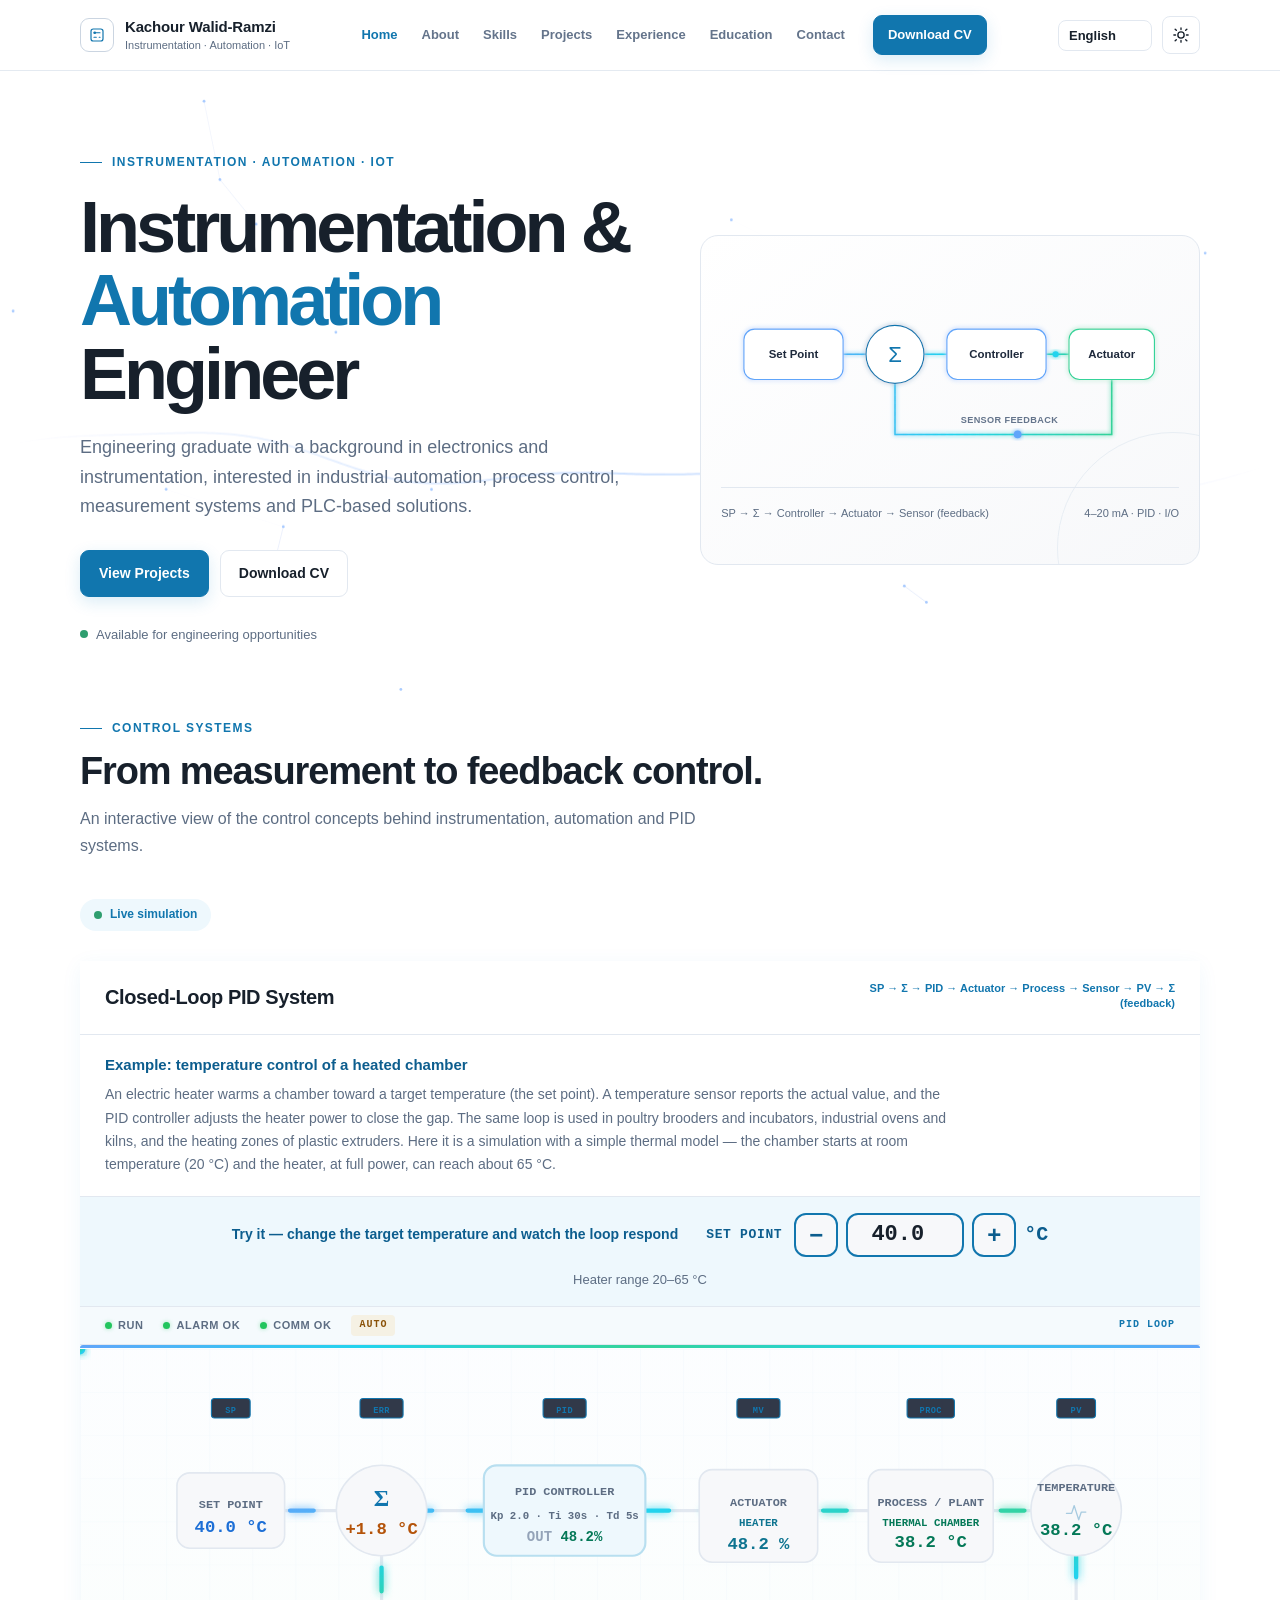
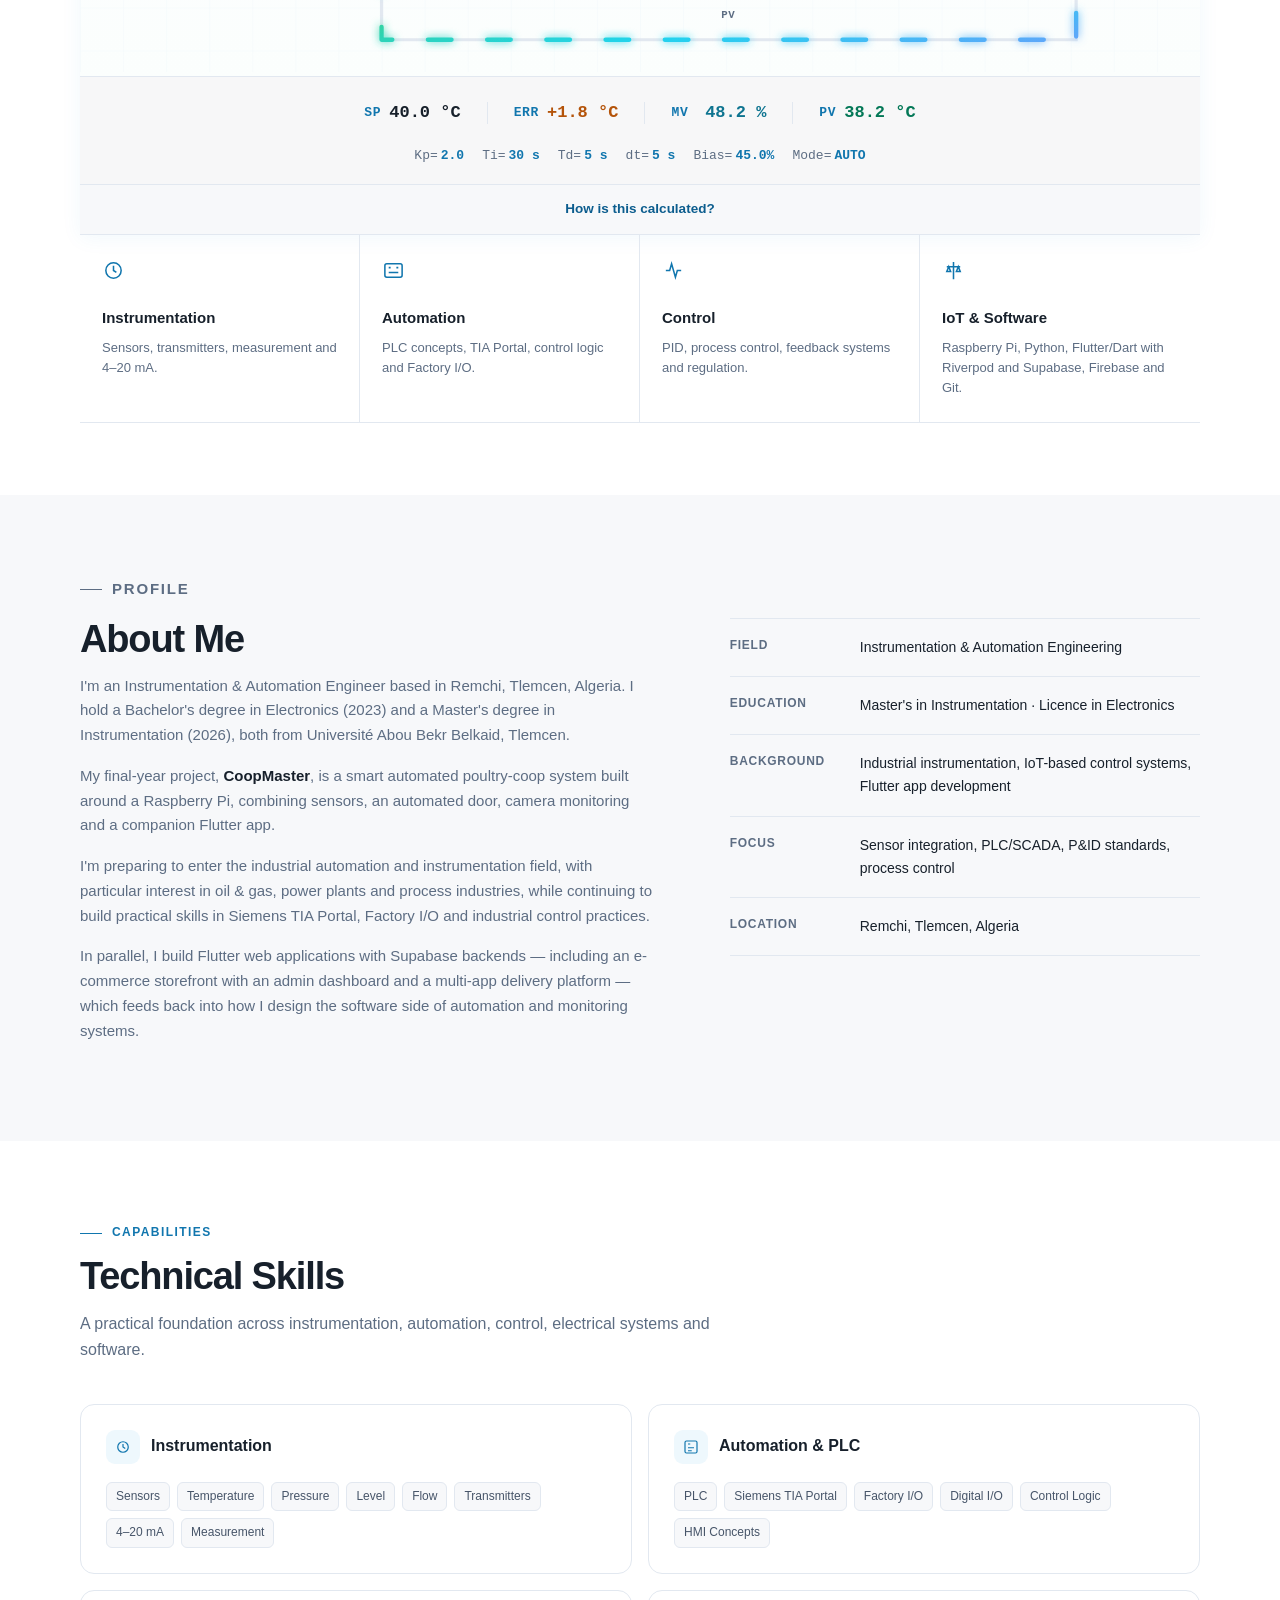
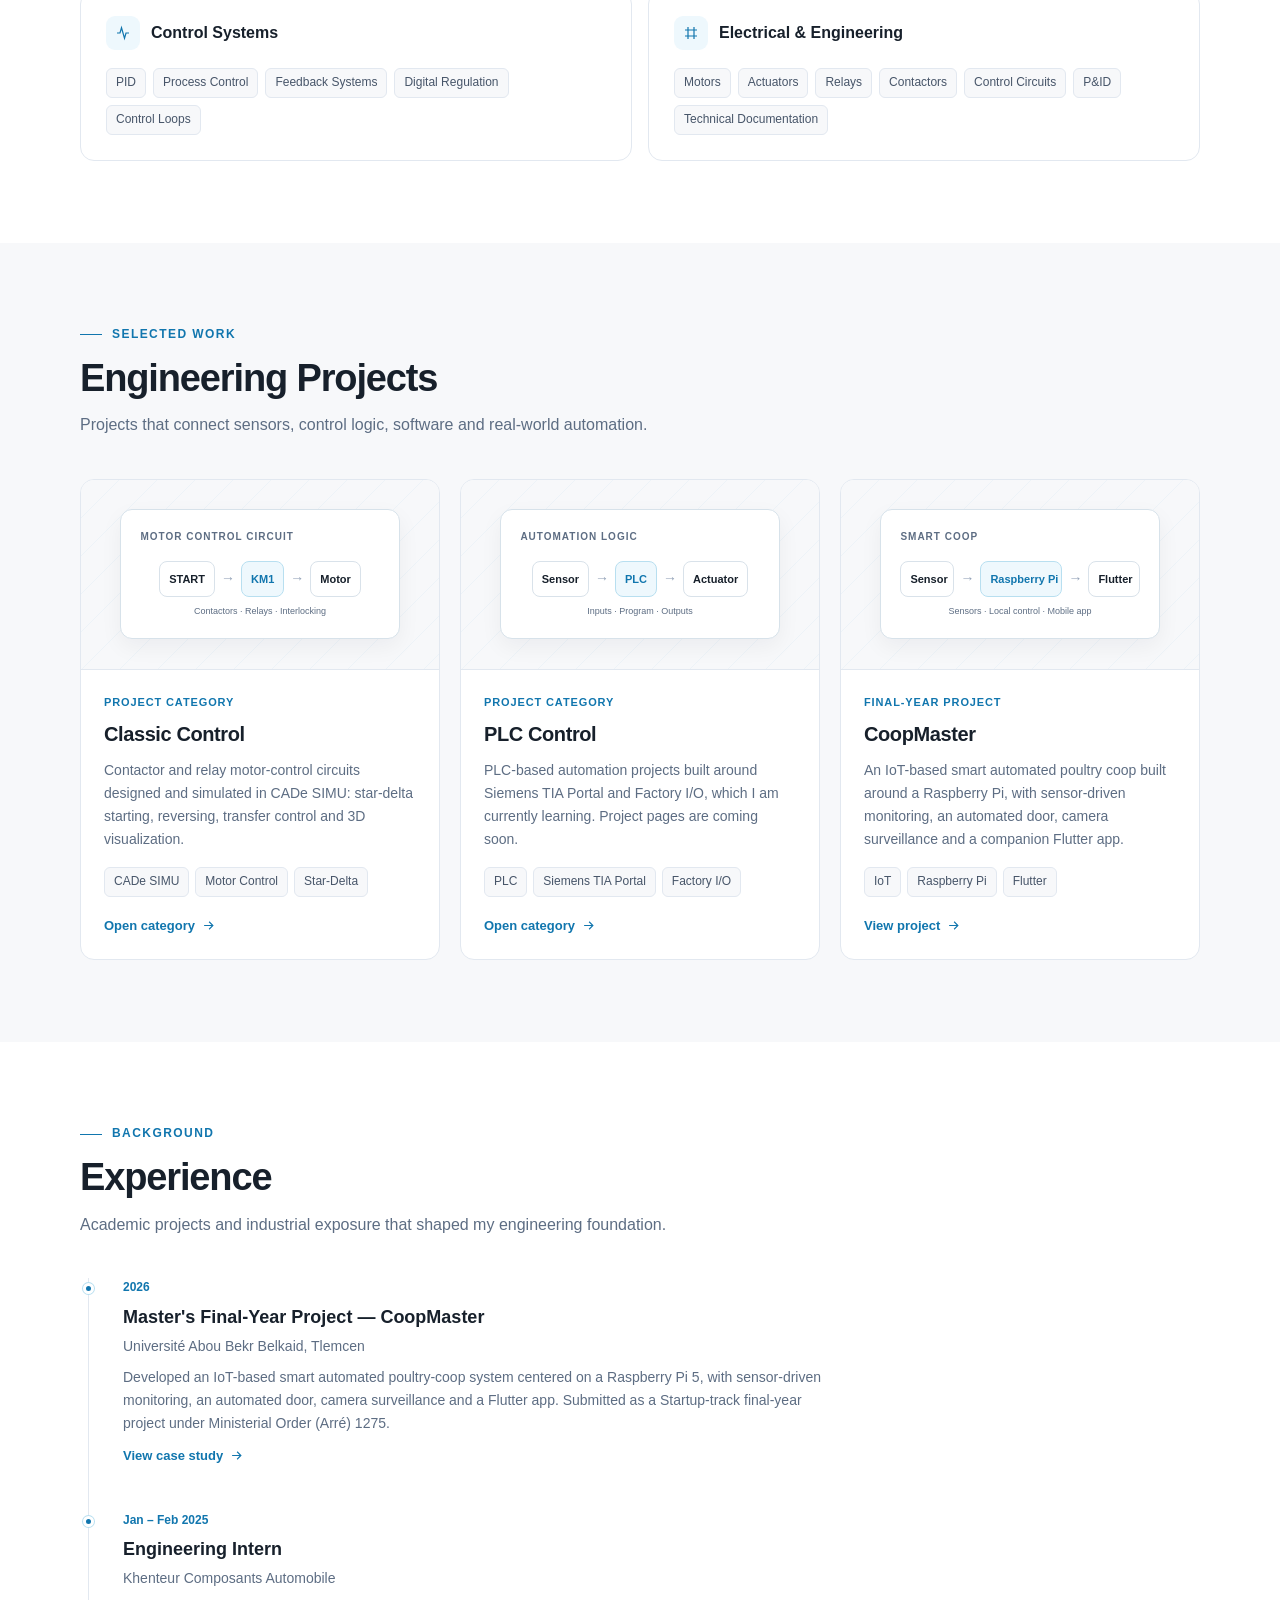
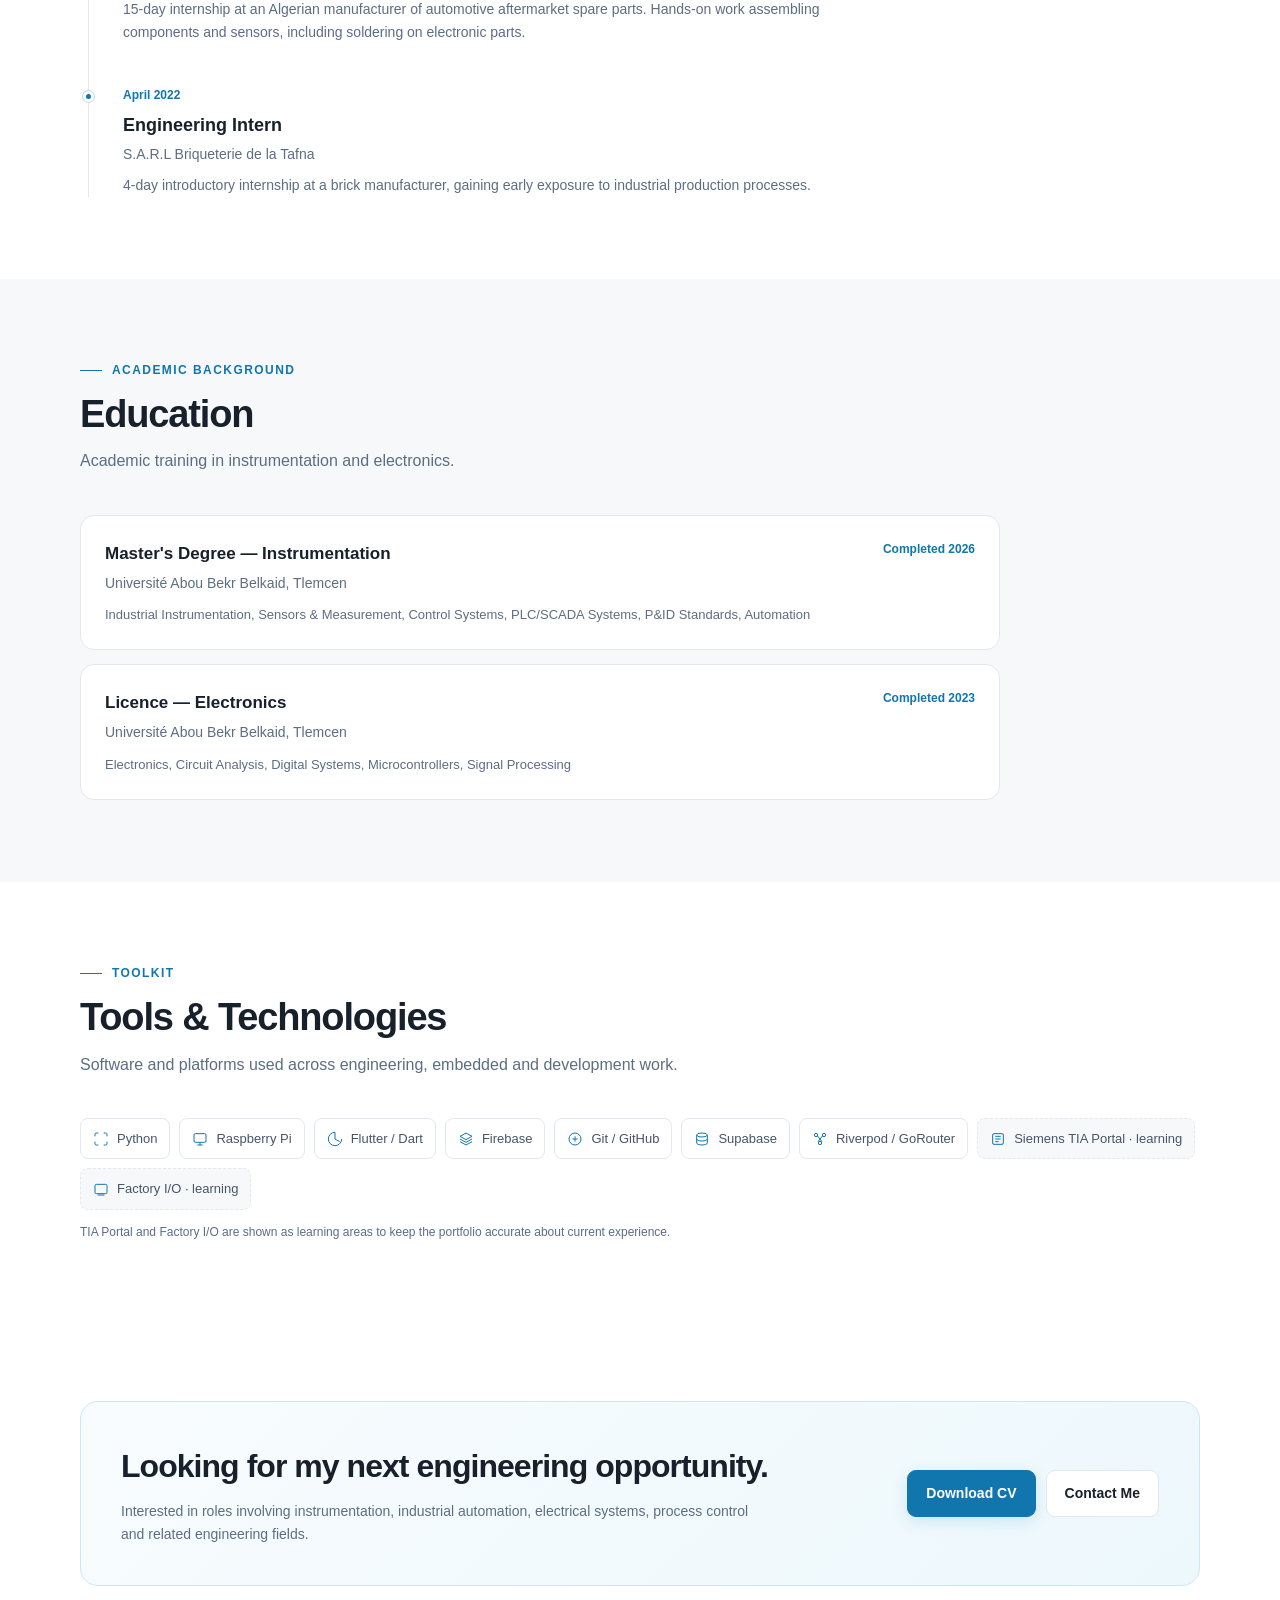
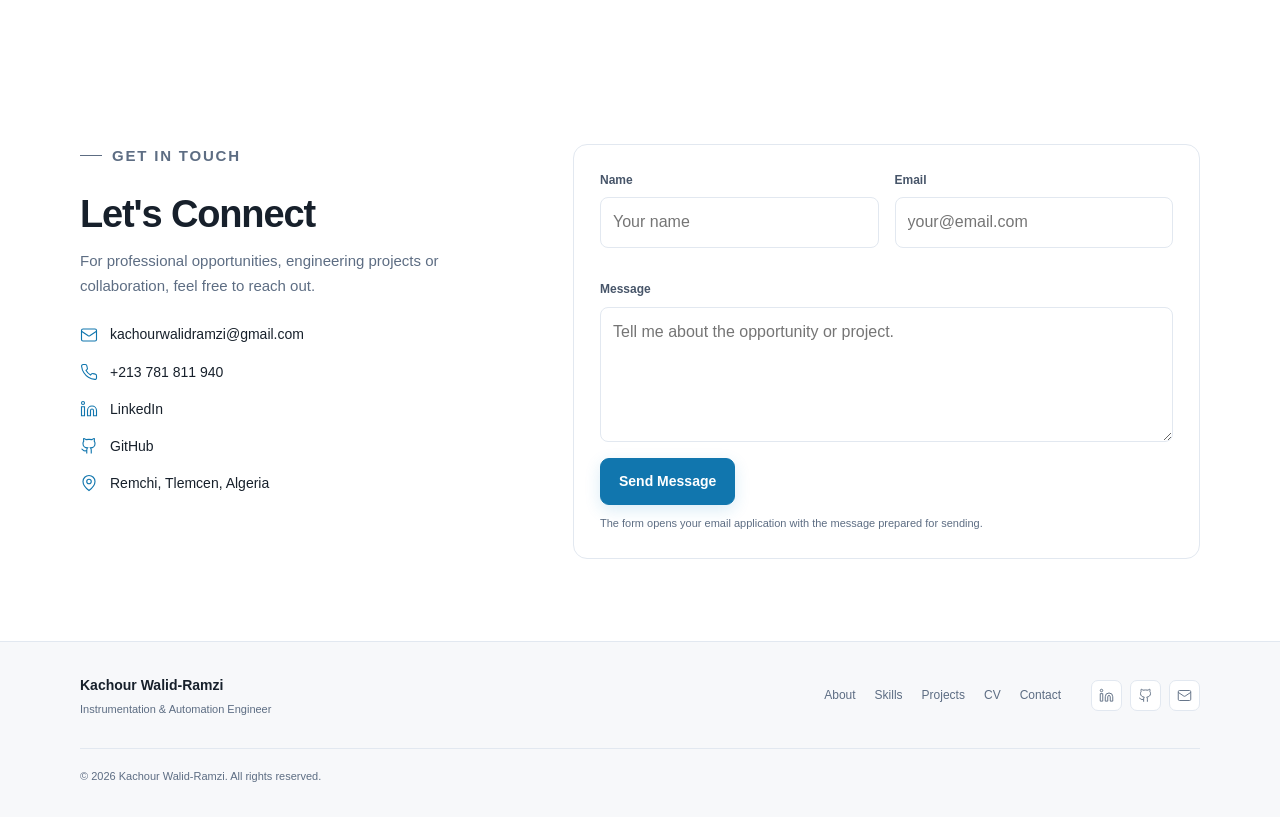
<file: index.html>
<!DOCTYPE html>
<html lang="en">

<head>
  <meta charset="UTF-8">
  <meta name="viewport" content="width=device-width, initial-scale=1.0">
  <title data-i18n="hero.title">Kachour Walid-Ramzi — Instrumentation & Automation Engineer</title>
  <meta name="description"
    content="Portfolio of Kachour Walid-Ramzi, an Instrumentation & Automation Engineer focused on industrial automation, process control, measurement systems and IoT-based control.">
  <meta name="theme-color" content="#ffffff" media="(prefers-color-scheme: light)">
  <meta name="theme-color" content="#0b1322" media="(prefers-color-scheme: dark)">
  <meta property="og:type" content="website">
  <meta property="og:site_name" content="Kachour Walid-Ramzi — Portfolio">
  <meta property="og:title" content="Kachour Walid-Ramzi — Instrumentation & Automation Engineer">
  <meta property="og:description"
    content="Instrumentation & automation engineering portfolio: PLC and process-control projects, a live PID simulation, and an IoT final-year project.">
  <meta property="og:url" content="https://walid-ramzi.github.io/Portfolio/">
  <meta property="og:image" content="https://walid-ramzi.github.io/Portfolio/assets/og-image.png">
  <meta property="og:image:width" content="1200">
  <meta property="og:image:height" content="630">
  <meta name="twitter:card" content="summary_large_image">
  <meta name="twitter:title" content="Kachour Walid-Ramzi — Instrumentation & Automation Engineer">
  <meta name="twitter:description"
    content="PLC and process-control projects, a live PID simulation, and an IoT final-year project.">
  <meta name="twitter:image" content="https://walid-ramzi.github.io/Portfolio/assets/og-image.png">
  <script type="application/ld+json">
  {
    "@context": "https://schema.org",
    "@type": "Person",
    "name": "Kachour Walid-Ramzi",
    "url": "https://walid-ramzi.github.io/Portfolio/",
    "jobTitle": "Instrumentation & Automation Engineer",
    "email": "mailto:kachourwalidramzi@gmail.com",
    "telephone": "+213781811940",
    "address": {
      "@type": "PostalAddress",
      "addressLocality": "Remchi, Tlemcen",
      "addressCountry": "DZ"
    },
    "alumniOf": {
      "@type": "CollegeOrUniversity",
      "name": "Université Abou Bekr Belkaid, Tlemcen"
    },
    "knowsAbout": ["Instrumentation", "Industrial automation", "PLC programming", "Siemens TIA Portal",
      "Process control", "PID control", "IoT", "Flutter"],
    "knowsLanguage": ["ar", "fr", "en"]
  }
  </script>
  <link rel="icon"
    href="data:image/svg+xml,%3Csvg xmlns='http://www.w3.org/2000/svg' viewBox='0 0 100 100'%3E%3Crect width='100' height='100' rx='18' fill='%231687c7'/%3E%3Ctext x='50' y='67' font-size='52' text-anchor='middle' fill='white' font-family='Arial' font-weight='700'%3EK%3C/text%3E%3C/svg%3E">
  <script>
    // Applied synchronously, before CSS paints, so the page never flashes
    // light-then-dark (or dark-then-light) on load.
    (function () {
      try {
        var saved = localStorage.getItem('theme');
        var theme = saved || (window.matchMedia('(prefers-color-scheme: dark)').matches ? 'dark' : 'light');
        if (theme === 'dark') document.documentElement.setAttribute('data-theme', 'dark');
      } catch (e) { /* localStorage unavailable (private mode, etc.) — default to light */ }
    })();
  </script>
  <link rel="stylesheet" href="css/styles.css">
  <script src="js/i18n.js"></script>
</head>

<body>
  <a class="skip-link" href="#main" data-i18n="a11y.skipToContent">Skip to main content</a>
  <header class="header">
    <div class="container header-inner">
      <a class="brand" href="#hero" aria-label="Kachour Walid-Ramzi home">
        <span class="brand-mark" aria-hidden="true">
          <svg viewBox="0 0 24 24" fill="none" stroke="currentColor" stroke-width="1.6" stroke-linecap="round"
            stroke-linejoin="round">
            <rect x="4" y="4" width="16" height="16" rx="3" />
            <path d="M8 9h8M8 15h3M15 15h1" />
            <circle cx="9" cy="9" r="1" />
          </svg>
        </span>
        <span class="brand-text"><span class="brand-name">Kachour Walid-Ramzi</span><span class="brand-title"
            data-i18n="hero.kicker">Instrumentation & Automation Engineer</span></span>
      </a>
      <nav class="header-nav" aria-label="Main navigation">
        <a href="#hero" class="active" data-i18n="nav.home">Home</a>
        <a href="#about" data-i18n="nav.about">About</a>
        <a href="#skills" data-i18n="nav.skills">Skills</a>
        <a href="#projects" data-i18n="nav.projects">Projects</a>
        <a href="#experience" data-i18n="nav.experience">Experience</a>
        <a href="#education" data-i18n="nav.education">Education</a>
        <a href="#contact" data-i18n="nav.contact">Contact</a>
        <a href="assets/cv.pdf" class="btn btn-filled btn-small" download data-i18n="nav.downloadCV">Download CV</a>
      </nav>
      <div class="header-controls">
        <div class="lang-selector-wrap">
          <label for="languageSelector" class="visually-hidden" data-i18n="language.selector">Language</label>
          <select id="languageSelector" class="lang-select" aria-label="Select language">
            <option value="en" data-i18n="language.en">English</option>
            <option value="fr" data-i18n="language.fr">Français</option>
            <option value="ar" data-i18n="language.ar">العربية</option>
          </select>
        </div>
        <button id="themeToggle" class="theme-toggle" type="button" aria-label="Switch to dark theme"
          aria-pressed="false">
          <svg class="theme-toggle-icon theme-icon-sun" viewBox="0 0 24 24" fill="none" stroke="currentColor"
            stroke-width="1.8" stroke-linecap="round">
            <circle cx="12" cy="12" r="4.2" />
            <path d="M12 2.5v2.2M12 19.3v2.2M4.2 4.2l1.6 1.6M18.2 18.2l1.6 1.6M2.5 12h2.2M19.3 12h2.2M4.2 19.8l1.6-1.6M18.2 5.8l1.6-1.6" />
          </svg>
          <svg class="theme-toggle-icon theme-icon-moon" viewBox="0 0 24 24" fill="none" stroke="currentColor"
            stroke-width="1.8" stroke-linecap="round" stroke-linejoin="round">
            <path d="M20 14.5A8.5 8.5 0 1 1 9.5 4a6.8 6.8 0 0 0 10.5 10.5z" />
          </svg>
        </button>
        <button class="hamburger" aria-label="Open menu" aria-expanded="false" type="button"><svg
            viewBox="0 0 24 24" fill="none" stroke="currentColor" stroke-width="2" stroke-linecap="round">
            <path d="M4 7h16M4 12h16M4 17h16" />
          </svg></button>
      </div>
    </div>
  </header>
  <nav id="mobileNav" class="mobile-nav" aria-label="Mobile navigation">
    <a href="#hero" data-i18n="nav.home">Home</a>
    <a href="#about" data-i18n="nav.about">About</a>
    <a href="#skills" data-i18n="nav.skills">Skills</a>
    <a href="#projects" data-i18n="nav.projects">Projects</a>
    <a href="#experience" data-i18n="nav.experience">Experience</a>
    <a href="#education" data-i18n="nav.education">Education</a>
    <a href="#contact" data-i18n="nav.contact">Contact</a>
    <a href="assets/cv.pdf" class="btn btn-filled" download data-i18n="nav.downloadCV">Download CV</a>
  </nav>

  <main id="main" tabindex="-1">
    <section id="hero" class="hero">
      <canvas id="bgGrid" aria-hidden="true"></canvas>
      <canvas id="wave" aria-hidden="true"></canvas>
      <div class="container hero-inner">
        <div class="hero-content fade-in">
          <p class="section-kicker" data-i18n="hero.kicker">Instrumentation · Automation · IoT</p>
          <h1 data-i18n="hero.title" data-i18n-html="true">Instrumentation & <span>Automation</span> Engineer</h1>
          <p class="hero-lead" data-i18n="hero.lead">Engineering graduate with a background in electronics and
            instrumentation, interested in industrial automation, process control, measurement systems and PLC-based
            solutions.</p>
          <div class="hero-actions"><a href="#projects" class="btn btn-filled" data-i18n="hero.viewProjects">View
              Projects <svg viewBox="0 0 24 24" fill="none" stroke="currentColor" stroke-width="1.8">
                <path d="M5 12h13M13 6l6 6-6 6" />
              </svg></a><a href="assets/cv.pdf" class="btn btn-outlined" download data-i18n="hero.downloadCV">Download
              CV</a></div>
          <div class="availability"><span class="availability-dot"></span><span data-i18n="hero.availability">Available
              for engineering opportunities</span></div>
        </div>
        <div class="hero-visual fade-in" role="img" aria-label="Closed-loop control diagram">
          <div class="hero-visual-inner">
            <svg class="hero-svg" viewBox="0 0 600 245" role="img"
              aria-label="Closed feedback loop: set point, error detector, controller, actuator, with sensor feedback path">
              <defs>
                <linearGradient id="heroGrad" x1="0" x2="1" y1="0" y2="0">
                  <stop offset="0" stop-color="#60a5fa" />
                  <stop offset="0.5" stop-color="#22d3ee" />
                  <stop offset="1" stop-color="#34d399" />
                </linearGradient>
                <filter id="heroGlow" x="-30%" y="-30%" width="160%" height="160%">
                  <feGaussianBlur stdDeviation="3" result="b" />
                  <feMerge>
                    <feMergeNode in="b" />
                    <feMergeNode in="SourceGraphic" />
                  </feMerge>
                </filter>
                <path id="heroPath" d="M 95 100 H 228 H 361 H 512 V 205 H 228 V 100" />
              </defs>
              <!-- Background path (full closed loop, including the feedback return) -->
              <path d="M 95 100 H 228 H 361 H 512 V 205 H 228 V 100" fill="none" stroke="#e2e8f0" stroke-width="2"
                stroke-dasharray="6,4" />
              <!-- Animated flow path -->
              <path d="M 95 100 H 228 H 361 H 512 V 205 H 228 V 100" fill="none" stroke="url(#heroGrad)"
                stroke-width="2" filter="url(#heroGlow)">
                <animate attributeName="stroke-dashoffset" from="400" to="0" dur="3.2s" repeatCount="indefinite" />
              </path>
              <!-- Flowing particles, travelling the whole closed loop -->
              <circle r="5" fill="#60a5fa" filter="url(#heroGlow)">
                <animateMotion dur="3.2s" repeatCount="indefinite">
                  <mpath href="#heroPath" />
                </animateMotion>
              </circle>
              <circle r="4" fill="#22d3ee" filter="url(#heroGlow)">
                <animateMotion dur="3.2s" begin="1.06s" repeatCount="indefinite">
                  <mpath href="#heroPath" />
                </animateMotion>
              </circle>
              <circle r="3" fill="#34d399" filter="url(#heroGlow)">
                <animateMotion dur="3.2s" begin="2.13s" repeatCount="indefinite">
                  <mpath href="#heroPath" />
                </animateMotion>
              </circle>
              <!-- Feedback path label -->
              <text x="378" y="190" text-anchor="middle" font-size="12" font-weight="700"
                letter-spacing="0.04em" fill="#64748b" data-i18n="controlLoop.panel1.nodeNameFeedback">SENSOR
                FEEDBACK</text>
              <!-- Set Point node (reference input) -->
              <g transform="translate(95 100)">
                <rect x="-65" y="-33" width="130" height="66" rx="14" fill="white" stroke="#60a5fa" stroke-width="1.5"
                  filter="url(#heroGlow)" />
                <text y="5" text-anchor="middle" font-size="15" font-weight="600" fill="#1e293b"
                  data-i18n="controlLoop.panel1.nodeNameSetPoint">Set Point</text>
              </g>
              <!-- Summing junction (error detector) -->
              <g transform="translate(228 100)">
                <circle r="38" fill="white" stroke="var(--accent)" stroke-width="1.5" filter="url(#heroGlow)" />
                <text y="10" text-anchor="middle" font-size="29" fill="var(--accent)">&#931;</text>
              </g>
              <!-- Controller node -->
              <g transform="translate(361 100)">
                <rect x="-65" y="-33" width="130" height="66" rx="14" fill="white" stroke="#60a5fa" stroke-width="1.5"
                  filter="url(#heroGlow)" />
                <text y="5" text-anchor="middle" font-size="15" font-weight="600" fill="#1e293b"
                  data-i18n="controlLoop.panel1.nodeNameController">Controller</text>
              </g>
              <!-- Actuator node -->
              <g transform="translate(512 100)">
                <rect x="-56" y="-33" width="112" height="66" rx="14" fill="white" stroke="#34d399" stroke-width="1.5"
                  filter="url(#heroGlow)" />
                <text y="5" text-anchor="middle" font-size="15" font-weight="600" fill="#1e293b"
                  data-i18n="controlLoop.panel1.nodeNameActuator">Actuator</text>
              </g>
            </svg>
            <div class="hero-note">
              <span class="bidi-ltr" data-i18n="hero.note.flow">SP &#8594; &#931; &#8594; Controller &#8594;
                Actuator &#8594; Sensor (feedback)</span>
              <span class="bidi-ltr" data-i18n="hero.note.specs">4&#8211;20 mA &#183; PID &#183; I/O</span>
            </div>
          </div>
        </div>
      </div>
    </section>

    <section id="control-loop" class="control-loop-section" aria-labelledby="control-loop-title">
      <div class="container">
        <div class="control-loop-heading fade-in">
          <div>
            <p class="section-kicker" data-i18n="controlLoop.kicker">Control Systems</p>
            <h2 id="control-loop-title" class="section-heading" data-i18n="controlLoop.title">From measurement to
              feedback control.</h2>
            <p class="section-subtitle" data-i18n="controlLoop.subtitle">An interactive view of the control concepts
              behind instrumentation, automation and PID systems.</p>
          </div>
          <span class="loop-live"><i></i><span data-i18n="controlLoop.live">Live simulation</span></span>
        </div>

        <div class="control-loop-board fade-in">
          <article class="loop-panel pid-panel" data-loop-panel="pid">
            <div class="pid-panel-head">
              <div>
                <h3 data-i18n="controlLoop.panel2.title">Closed-Loop PID System</h3>
              </div>
              <div class="pid-panel-head-right">
                <span class="loop-caption" data-i18n="controlLoop.panel2.caption">SP &#8594; &#931; &#8594; PID
                  &#8594; Actuator &#8594; Process &#8594; Sensor &#8594; PV &#8594; &#931; (feedback)</span>
              </div>
            </div>
            <div class="pid-example">
              <h4 class="pid-example-title" data-i18n="controlLoop.panel2.exampleTitle">Example: temperature control of a
                heated chamber</h4>
              <p class="pid-example-desc" data-i18n="controlLoop.panel2.exampleDesc">An electric heater warms a
                chamber toward a target temperature (the set point). A temperature sensor reports the actual value, and
                the PID controller adjusts the heater power to close the gap. The same loop is used in poultry brooders
                and incubators, industrial ovens and kilns, and the heating zones of plastic extruders. Here it is a
                simulation with a simple thermal model — the chamber starts at room temperature (20 °C) and the heater,
                at full power, can reach about 65 °C.</p>
            </div>
            <!-- Set Point control: its own centered, highlighted strip so it is obviously
                 interactive (it used to be a small input tucked in the header's corner). -->
            <div class="pid-sp-bar">
              <span class="pid-sp-hint" data-i18n="controlLoop.panel2.spHint">Try it — change the target
                temperature and watch the loop respond</span>
              <div class="pid-sp-control">
                <label for="pidSetPointInput" data-i18n="controlLoop.panel2.setPoint">SET POINT</label>
                <div class="pid-sp-stepper">
                  <button type="button" class="pid-sp-step" data-step="-1"
                    data-i18n-attr="aria-label:controlLoop.panel2.spDecrease" aria-label="Decrease set point">&#8722;</button>
                  <input type="number" id="pidSetPointInput" min="20" max="65" step="0.5" value="40.0"
                    inputmode="decimal" />
                  <button type="button" class="pid-sp-step" data-step="1"
                    data-i18n-attr="aria-label:controlLoop.panel2.spIncrease" aria-label="Increase set point">+</button>
                  <span class="pid-sp-unit">&#176;C</span>
                </div>
              </div>
              <p class="pid-sp-range"><span data-i18n="controlLoop.panel2.spRangeLabel">Heater range</span>
                <span class="bidi-ltr">20&#8211;65 &#176;C</span></p>
              <p class="pid-sp-note" id="pidSpNote" role="status" aria-live="polite" hidden></p>
            </div>
            <div class="pid-status-bar">
              <span class="pid-status-item"><span class="pid-dot pid-dot-green"></span>RUN</span>
              <span class="pid-status-item"><span class="pid-dot pid-dot-green"></span>ALARM OK</span>
              <span class="pid-status-item"><span class="pid-dot pid-dot-green"></span>COMM OK</span>
              <span class="pid-status-item pid-status-mode">AUTO</span>
              <span class="pid-status-item pid-status-time" data-i18n="controlLoop.panel2.pidLoopType">PID LOOP</span>
            </div>
            <div class="loop-canvas pid-canvas">
              <svg class="loop-svg" viewBox="0 0 1040 300" role="img"
                aria-label="Animated PID feedback control loop as continuous closed loop">
                <defs>
                  <linearGradient id="pidGradient" x1="0" x2="1" y1="0" y2="1">
                    <stop offset="0" stop-color="#60a5fa" />
                    <stop offset="0.25" stop-color="#22d3ee" />
                    <stop offset="0.5" stop-color="#34d399" />
                    <stop offset="0.75" stop-color="#22d3ee" />
                    <stop offset="1" stop-color="#60a5fa" />
                  </linearGradient>
                  <filter id="pidGlow" x="-50%" y="-50%" width="200%" height="200%">
                    <feGaussianBlur stdDeviation="4" result="b" />
                    <feMerge>
                      <feMergeNode in="b" />
                      <feMergeNode in="SourceGraphic" />
                    </feMerge>
                  </filter>
                  <pattern id="pidGrid" width="40" height="40" patternUnits="userSpaceOnUse">
                    <path d="M40 0H0V40" fill="none" stroke="rgba(22,135,199,0.04)" stroke-width="1" />
                  </pattern>
                  <path id="pidLoopPath" d="M 140 150 H 280 H 450 H 630 H 790 H 925 V 270 H 280 V 150" />
                </defs>
                <rect width="1040" height="300" fill="url(#pidGrid)" />
                <path class="pid-track" d="M 140 150 H 280 H 450 H 630 H 790 H 925 V 270 H 280 V 150" />
                <path class="pid-flow" d="M 140 150 H 280 H 450 H 630 H 790 H 925 V 270 H 280 V 150" />
                <g class="signal-particles" aria-hidden="true">
                  <circle class="loop-particle" r="5">
                    <animateMotion dur="5s" repeatCount="indefinite">
                      <mpath href="#pidLoopPath" />
                    </animateMotion>
                  </circle>
                  <circle class="loop-particle" r="4">
                    <animateMotion dur="5s" begin="1.2s" repeatCount="indefinite">
                      <mpath href="#pidLoopPath" />
                    </animateMotion>
                  </circle>
                  <circle class="loop-particle" r="3">
                    <animateMotion dur="5s" begin="2.4s" repeatCount="indefinite">
                      <mpath href="#pidLoopPath" />
                    </animateMotion>
                  </circle>
                  <circle class="loop-particle" r="5">
                    <animateMotion dur="5s" begin="3.6s" repeatCount="indefinite">
                      <mpath href="#pidLoopPath" />
                    </animateMotion>
                  </circle>
                </g>
                <text x="602" y="250" text-anchor="middle" class="feedback-label">PV</text>
                <!-- SET POINT node -->
                <g class="pid-node" tabindex="0" data-title="Set Point"
                  data-detail="Target value (SP) the control system aims to maintain." transform="translate(140 150)">
                  <rect x="-50" y="-35" width="100" height="70" rx="12" />
                  <text y="-2" text-anchor="middle" class="node-name"
                    data-i18n="controlLoop.panel2.setPoint">SET POINT</text>
                  <text id="pid-sp-value" y="20" text-anchor="middle"
                    class="node-value" fill="#60a5fa">40.0 °C</text>
                </g>
                <!-- Error Detector (Sigma) node -->
                <g class="pid-node" tabindex="0" data-title="Error Detector"
                  data-detail="Sum junction: Error = SP - PV (negative feedback). Feedback PV enters from below."
                  transform="translate(280 150)">
                  <circle r="42" />
                  <text y="-4" text-anchor="middle" class="sigma"
                    fill="var(--accent)">&#931;</text>
                  <text id="pid-error-value" y="22" text-anchor="middle"
                    class="node-value" fill="#f59e0b">+2.4 °C</text>
                </g>
                <!-- PID Controller node -->
                <g class="pid-node primary" tabindex="0" data-title="PID Controller"
                  data-detail="Computes output: P&#183;e + I&#8748;e + D&#183;de/dt"
                  transform="translate(450 150)">
                  <rect x="-75" y="-42" width="150" height="84" rx="12" />
                  <text y="-14" text-anchor="middle" class="node-name"
                    data-i18n="controlLoop.panel2.pidControllerTitle">PID CONTROLLER</text>
                  <text y="8" text-anchor="middle" class="pid-param-line"
                    fill="var(--muted)">Kp 2.0 &#183; Ti 30s &#183; Td 5s</text>
                  <text y="28" text-anchor="middle" class="pid-param-line pid-out-line">
                    <tspan fill="#94a3b8">OUT </tspan><tspan id="pid-out-value" fill="#34d399">49.8%</tspan></text>
                </g>
                <!-- Actuator node -->
                <g class="pid-node" tabindex="0" data-title="Actuator / Heater"
                  data-detail="Final control element: electric heater applies power to the process."
                  transform="translate(630 150)">
                  <rect x="-55" y="-38" width="110" height="86" rx="12" />
                  <text y="-4" text-anchor="middle" class="node-name"
                    data-i18n="controlLoop.panel2.actuator">ACTUATOR</text>
                  <text y="14" text-anchor="middle" class="node-subtext"
                    fill="#22d3ee" data-i18n="controlLoop.panel2.actuatorSub">HEATER</text>
                  <text id="pid-mv-value" y="36" text-anchor="middle"
                    class="node-value" fill="#22d3ee">49.8 %</text>
                </g>
                <!-- Process node -->
                <g class="pid-node" tabindex="0" data-title="Process / Plant"
                  data-detail="Thermal chamber with first-order heating dynamics."
                  transform="translate(790 150)">
                  <rect x="-58" y="-38" width="116" height="86" rx="12" />
                  <text y="-4" text-anchor="middle" class="node-name"
                    data-i18n="controlLoop.panel2.processTitle">PROCESS / PLANT</text>
                  <text y="14" text-anchor="middle" class="node-subtext"
                    fill="#34d399" data-i18n="controlLoop.panel2.processSub">THERMAL CHAMBER</text>
                  <text id="pid-process-value" y="34" text-anchor="middle" class="node-value" fill="#34d399">37.6 &#176;C</text>
                </g>
                <!-- Sensor node -->
                <g class="pid-node" tabindex="0" data-title="Sensor / PV"
                  data-detail="RTD temperature sensor reads process variable for feedback."
                  transform="translate(925 150)">
                  <circle r="42" />
                  <text y="-18" text-anchor="middle" class="node-name"
                    data-i18n="controlLoop.panel2.sensorSub">TEMPERATURE</text>
                  <g transform="translate(0 2) scale(0.6)" class="node-icon-dim">
                    <path d="M-15 1h8l4-12 7 22 4-12h7" class="node-icon-path" />
                  </g>
                  <text id="pid-pv-value" y="23" text-anchor="middle"
                    class="node-value" fill="#34d399">37.6 °C</text>
                </g>
                <!-- Signal Tags (instrumentation-style badges) — drawn last so they always
                     sit on top of the nodes/track instead of being partly painted over,
                     and spaced well clear of the node shapes below them. -->
                <g class="signal-tag" transform="translate(140 55)">
                  <rect x="-18" y="-9" width="36" height="18" rx="3" class="data-label-bg" />
                  <text x="0" y="4" text-anchor="middle" class="data-label-key">SP</text>
                </g>
                <g class="signal-tag" transform="translate(280 55)">
                  <rect x="-20" y="-9" width="40" height="18" rx="3" class="data-label-bg" />
                  <text x="0" y="4" text-anchor="middle" class="data-label-key">ERR</text>
                </g>
                <g class="signal-tag" transform="translate(450 55)">
                  <rect x="-20" y="-9" width="40" height="18" rx="3" class="data-label-bg" />
                  <text x="0" y="4" text-anchor="middle" class="data-label-key">PID</text>
                </g>
                <g class="signal-tag" transform="translate(630 55)">
                  <rect x="-20" y="-9" width="40" height="18" rx="3" class="data-label-bg" />
                  <text x="0" y="4" text-anchor="middle" class="data-label-key">MV</text>
                </g>
                <g class="signal-tag" transform="translate(790 55)">
                  <rect x="-22" y="-9" width="44" height="18" rx="3" class="data-label-bg" />
                  <text x="0" y="4" text-anchor="middle" class="data-label-key">PROC</text>
                </g>
                <g class="signal-tag" transform="translate(925 55)">
                  <rect x="-18" y="-9" width="36" height="18" rx="3" class="data-label-bg" />
                  <text x="0" y="4" text-anchor="middle" class="data-label-key">PV</text>
                </g>
              </svg>
            </div>
            <div class="pid-data-readout" aria-live="polite">
              <div class="readout-row">
                <span class="readout-item">
                  <span class="readout-label">SP</span>
                  <span class="readout-value" id="readout-sp">40.0 °C</span>
                </span>
                <span class="readout-divider"></span>
                <span class="readout-item">
                  <span class="readout-label">ERR</span>
                  <span class="readout-value" id="readout-err" data-tone="amber">+2.4 °C</span>
                </span>
                <span class="readout-divider"></span>
                <span class="readout-item">
                  <span class="readout-label">MV</span>
                  <span class="readout-value" id="readout-mv" data-tone="cyan">49.8 %</span>
                </span>
                <span class="readout-divider"></span>
                <span class="readout-item">
                  <span class="readout-label">PV</span>
                  <span class="readout-value" id="readout-pv" data-tone="green">37.6 °C</span>
                </span>
              </div>
              <div class="readout-params">
                <span class="pid-param">Kp=<strong>2.0</strong></span>
                <span class="pid-param">Ti=<strong>30 s</strong></span>
                <span class="pid-param">Td=<strong>5 s</strong></span>
                <span class="pid-param">dt=<strong>5 s</strong></span>
                <span class="pid-param">Bias=<strong>45.0%</strong></span>
                <span class="pid-param">Mode=<strong>AUTO</strong></span>
              </div>
            </div>
            <button type="button" class="pid-explain-toggle" aria-expanded="false" aria-controls="pid-explain-panel"
              data-i18n="controlLoop.panel2.explainToggle">How is this calculated? <svg class="pid-explain-chevron"
                viewBox="0 0 24 24" fill="none" stroke="currentColor" stroke-width="2" stroke-linecap="round">
                <path d="M6 9l6 6 6-6" />
              </svg></button>
            <div id="pid-explain-panel" class="pid-explain-panel" hidden>
              <p class="pid-explain-intro" data-i18n="controlLoop.panel2.explainIntro">The controller recalculates
                its output every cycle from five numbers. Here's the same math the diagram above is running,
                broken into steps, with the live values plugged in.</p>

              <div class="pid-explain-step">
                <div class="pid-explain-step-head">
                  <span class="pid-explain-step-num">1</span>
                  <span class="pid-explain-step-title" data-i18n="controlLoop.panel2.explainStep1Title">Error — how
                    far off the setpoint is</span>
                </div>
                <div class="pid-explain-formula">Error = Setpoint − Measured value (PV)</div>
                <div class="pid-explain-sub">
                  Error = <span id="explain-sp">40.0 °C</span> − <span id="explain-pv">37.6 °C</span> =
                  <strong id="explain-error">+2.4 °C</strong>
                </div>
              </div>

              <div class="pid-explain-step">
                <div class="pid-explain-step-head">
                  <span class="pid-explain-step-num">2</span>
                  <span class="pid-explain-step-title" data-i18n="controlLoop.panel2.explainStep2Title">Proportional
                    (P) — reacts to the error right now</span>
                </div>
                <div class="pid-explain-formula">P = Kp &#215; Error</div>
                <div class="pid-explain-sub">
                  P = 2.0 &#215; <span id="explain-error-2">+2.4 °C</span> = <strong id="explain-p">+4.8%</strong>
                </div>
              </div>

              <div class="pid-explain-step">
                <div class="pid-explain-step-head">
                  <span class="pid-explain-step-num">3</span>
                  <span class="pid-explain-step-title" data-i18n="controlLoop.panel2.explainStep3Title">Integral (I)
                    — clears any long-term offset</span>
                </div>
                <div class="pid-explain-formula">I = Kp &#215; (&#931; Error &#183; dt) &#247; Ti</div>
                <div class="pid-explain-sub">
                  I = 2.0 &#215; (<span id="explain-sum">0.0 °C&#183;s</span>) &#247; 30 s =
                  <strong id="explain-i">+0.0%</strong>
                </div>
              </div>

              <div class="pid-explain-step">
                <div class="pid-explain-step-head">
                  <span class="pid-explain-step-num">4</span>
                  <span class="pid-explain-step-title" data-i18n="controlLoop.panel2.explainStep4Title">Derivative (D)
                    — resists sudden changes</span>
                </div>
                <div class="pid-explain-formula">D = Kp &#215; Td &#215; (Error − Previous error) &#247; dt</div>
                <div class="pid-explain-sub">
                  D = 2.0 &#215; 5 s &#215; (<span id="explain-error-3">+2.4 °C</span> − <span
                    id="explain-preverror">+2.4 °C</span>) &#247; 5 s = <strong id="explain-d">+0.0%</strong>
                </div>
              </div>

              <div class="pid-explain-step pid-explain-result">
                <div class="pid-explain-step-head">
                  <span class="pid-explain-step-num">=</span>
                  <span class="pid-explain-step-title" data-i18n="controlLoop.panel2.explainStep5Title">Output — what
                    actually drives the heater</span>
                </div>
                <div class="pid-explain-formula">Output = Bias + P + I + D <span class="pid-explain-clamp"
                    data-i18n="controlLoop.panel2.explainClamp">(clamped to 0–100%)</span></div>
                <div class="pid-explain-sub">
                  Output = 45.0% + <span id="explain-p-2">+4.8%</span> + <span id="explain-i-2">+0.0%</span> + <span id="explain-d-2">+0.0%</span> = <strong id="explain-out">49.8%</strong>
                </div>
              </div>
            </div>
          </article>
        </div>
      </div>
    </section>

    <section class="snapshot" aria-label="Professional focus areas">
      <div class="container">
        <div class="snapshot-grid">
          <div class="snapshot-card fade-in"><svg class="snapshot-icon" viewBox="0 0 24 24" fill="none"
              stroke="currentColor" stroke-width="1.6">
              <circle cx="12" cy="12" r="8" />
              <path d="M12 7v5l3 2" />
            </svg>
            <h3 data-i18n="snapshot.instrumentation.title">Instrumentation</h3>
            <p data-i18n="snapshot.instrumentation.desc">Sensors, transmitters, measurement and 4–20 mA.</p>
          </div>
          <div class="snapshot-card fade-in"><svg class="snapshot-icon" viewBox="0 0 24 24" fill="none"
              stroke="currentColor" stroke-width="1.6">
              <rect x="3" y="5" width="18" height="14" rx="2" />
              <path d="M7 9h2M15 9h2M7 14h10" />
            </svg>
            <h3 data-i18n="snapshot.automation.title">Automation</h3>
            <p data-i18n="snapshot.automation.desc">PLC concepts, TIA Portal, control logic and Factory I/O.</p>
          </div>
          <div class="snapshot-card fade-in"><svg class="snapshot-icon" viewBox="0 0 24 24" fill="none"
              stroke="currentColor" stroke-width="1.6">
              <path d="M4 12h4l2-7 4 14 2-7h4" />
            </svg>
            <h3 data-i18n="snapshot.control.title">Control</h3>
            <p data-i18n="snapshot.control.desc">PID, process control, feedback systems and regulation.</p>
          </div>
          <div class="snapshot-card fade-in"><svg class="snapshot-icon" viewBox="0 0 24 24" fill="none"
              stroke="currentColor" stroke-width="1.6">
              <path d="M12 3v18M5 8h14M7 8l-2 5h4L7 8ZM17 8l-2 5h4l-2-5Z" />
            </svg>
            <h3 data-i18n="snapshot.iot.title">IoT & Software</h3>
            <p data-i18n="snapshot.iot.desc">Raspberry Pi, Python, Flutter/Dart with Riverpod and Supabase, Firebase and
              Git.</p>
          </div>
        </div>
      </div>
    </section>

    <section id="about" class="section section-alt">
      <div class="container about-grid">
        <div class="about-copy fade-in">
          <p class="section-kicker" data-i18n="about.kicker">Profile</p>
          <h2 class="section-heading" data-i18n="about.title">About Me</h2>
          <p data-i18n="about.p1">I'm an Instrumentation & Automation Engineer based in Remchi, Tlemcen, Algeria. I hold
            a Bachelor's degree in Electronics (2023) and a Master's degree in Instrumentation (2026), both from
            Université Abou Bekr Belkaid, Tlemcen.</p>
          <p data-i18n="about.p2" data-i18n-html="true">My final-year project, <strong>CoopMaster</strong>, is a smart
            automated poultry-coop system built around a Raspberry Pi, combining sensors, an automated door, camera
            monitoring and a companion Flutter app.</p>
          <p data-i18n="about.p3">I'm preparing to enter the industrial automation and instrumentation field, with
            particular interest in oil & gas, power plants and process industries, while continuing to build practical
            skills in Siemens TIA Portal, Factory I/O and industrial control practices.</p>
          <p data-i18n="about.p4">In parallel, I build Flutter web applications with Supabase backends — including an
            e-commerce storefront with an admin dashboard and a multi-app delivery platform — which feeds back into how
            I design the software side of automation and monitoring systems.</p>
        </div>
        <div class="profile-list fade-in">
          <div class="profile-row"><span class="profile-label" data-i18n="about.profile.field">Field</span><span
              class="profile-value" data-i18n="about.profile.fieldValue">Instrumentation & Automation Engineering</span>
          </div>
          <div class="profile-row"><span class="profile-label" data-i18n="about.profile.education">Education</span><span
              class="profile-value" data-i18n="about.profile.educationValue">Master's in Instrumentation · Licence in Electronics</span></div>
          <div class="profile-row"><span class="profile-label"
              data-i18n="about.profile.background">Background</span><span class="profile-value"
              data-i18n="about.profile.backgroundValue">Industrial instrumentation, IoT-based control systems, Flutter
              app development</span></div>
          <div class="profile-row"><span class="profile-label" data-i18n="about.profile.focus">Focus</span><span
              class="profile-value" data-i18n="about.profile.focusValue">Sensor integration, PLC/SCADA, P&ID standards,
              process control</span></div>
          <div class="profile-row"><span class="profile-label" data-i18n="about.profile.location">Location</span><span
              class="profile-value" data-i18n="about.profile.locationValue">Remchi, Tlemcen, Algeria</span></div>
        </div>
      </div>
    </section>

    <section id="skills" class="section">
      <div class="container">
        <p class="section-kicker" data-i18n="skills.kicker">Capabilities</p>
        <h2 class="section-heading" data-i18n="skills.title">Technical Skills</h2>
        <p class="section-subtitle" data-i18n="skills.subtitle">A practical foundation across instrumentation,
          automation, control, electrical systems and software.</p>
        <div class="skills-grid">
          <article class="skill-card fade-in">
            <div class="skill-card-head"><span class="skill-icon"><svg viewBox="0 0 24 24" fill="none"
                  stroke="currentColor" stroke-width="1.6">
                  <circle cx="12" cy="12" r="7" />
                  <path d="M12 8v4l3 2" />
                </svg></span>
              <h3 data-i18n="skills.instrumentation.title">Instrumentation</h3>
            </div>
            <div class="skill-tags"><span class="tag" data-i18n="skills.instrumentation.tags.0">Sensors</span><span
                class="tag" data-i18n="skills.instrumentation.tags.1">Temperature</span><span class="tag"
                data-i18n="skills.instrumentation.tags.2">Pressure</span><span class="tag"
                data-i18n="skills.instrumentation.tags.3">Level</span><span class="tag"
                data-i18n="skills.instrumentation.tags.4">Flow</span><span class="tag"
                data-i18n="skills.instrumentation.tags.5">Transmitters</span><span
                class="tag bidi-ltr" data-i18n="skills.instrumentation.tags.6">4–20 mA</span><span class="tag"
                data-i18n="skills.instrumentation.tags.7">Measurement</span></div>
          </article>
          <article class="skill-card fade-in">
            <div class="skill-card-head"><span class="skill-icon"><svg viewBox="0 0 24 24" fill="none"
                  stroke="currentColor" stroke-width="1.6">
                  <rect x="4" y="4" width="16" height="16" rx="2" />
                  <path d="M8 8h3M8 13h8M8 17h5" />
                </svg></span>
              <h3 data-i18n="skills.automation.title">Automation & PLC</h3>
            </div>
            <div class="skill-tags"><span class="tag" data-i18n="skills.automation.tags.0">PLC</span><span class="tag"
                data-i18n="skills.automation.tags.1">Siemens TIA Portal</span><span class="tag"
                data-i18n="skills.automation.tags.2">Factory I/O</span><span class="tag"
                data-i18n="skills.automation.tags.3">Digital I/O</span><span class="tag"
                data-i18n="skills.automation.tags.4">Control Logic</span><span class="tag"
                data-i18n="skills.automation.tags.5">HMI Concepts</span></div>
          </article>
          <article class="skill-card fade-in">
            <div class="skill-card-head"><span class="skill-icon"><svg viewBox="0 0 24 24" fill="none"
                  stroke="currentColor" stroke-width="1.6">
                  <path d="M4 12h4l2-7 4 14 2-7h4" />
                </svg></span>
              <h3 data-i18n="skills.control.title">Control Systems</h3>
            </div>
            <div class="skill-tags"><span class="tag" data-i18n="skills.control.tags.0">PID</span><span class="tag"
                data-i18n="skills.control.tags.1">Process Control</span><span class="tag"
                data-i18n="skills.control.tags.2">Feedback Systems</span><span class="tag"
                data-i18n="skills.control.tags.3">Digital Regulation</span><span class="tag"
                data-i18n="skills.control.tags.4">Control Loops</span></div>
          </article>
          <article class="skill-card fade-in">
            <div class="skill-card-head"><span class="skill-icon"><svg viewBox="0 0 24 24" fill="none"
                  stroke="currentColor" stroke-width="1.6">
                  <path d="M8 4v16M16 4v16M4 8h16M4 16h16" />
                </svg></span>
              <h3 data-i18n="skills.electrical.title">Electrical & Engineering</h3>
            </div>
            <div class="skill-tags"><span class="tag" data-i18n="skills.electrical.tags.0">Motors</span><span
                class="tag" data-i18n="skills.electrical.tags.1">Actuators</span><span class="tag"
                data-i18n="skills.electrical.tags.2">Relays</span><span class="tag"
                data-i18n="skills.electrical.tags.3">Contactors</span><span class="tag"
                data-i18n="skills.electrical.tags.4">Control Circuits</span><span class="tag"
                data-i18n="skills.electrical.tags.5">P&ID</span><span class="tag"
                data-i18n="skills.electrical.tags.6">Technical Documentation</span></div>
          </article>
        </div>
      </div>
    </section>

    <section id="projects" class="section section-alt">
      <div class="container">
        <p class="section-kicker" data-i18n="projects.kicker">Selected work</p>
        <h2 class="section-heading" data-i18n="projects.title">Engineering Projects</h2>
        <p class="section-subtitle" data-i18n="projects.subtitle">Projects that connect sensors, control logic, software and real-world automation.
        </p>
        <div class="projects-grid projects-grid--3">
          <article class="project-card category-card fade-in">
            <div class="project-art" aria-hidden="true"><div class="art-panel">
                <div class="art-title" data-i18n="classicProject.art.titleMotor">Motor control circuit</div>
                <div class="art-flow"><span class="art-box">START</span><span class="art-arrow" aria-hidden="true">→</span><span class="art-box primary">KM1</span><span class="art-arrow" aria-hidden="true">→</span><span class="art-box" data-i18n="classicProject.art.motor">Motor</span></div>
                <div class="art-caption" data-i18n="classicProject.art.capClassic">Contactors · Relays · Interlocking</div>
              </div></div>
            <div class="project-body">
              <div class="project-eyebrow" data-i18n="projects.categoryLabel">Project category</div>
              <h3 data-i18n="projects.classic.title">Classic Control</h3>
              <p data-i18n="projects.classic.desc">Contactor and relay motor-control circuits designed and simulated in CADe SIMU: star-delta starting, reversing, transfer control and 3D visualization.</p>
              <div class="project-tags"><span class="tag" data-i18n="projects.classic.tag0">CADe SIMU</span><span class="tag" data-i18n="projects.classic.tag1">Motor Control</span><span class="tag" data-i18n="projects.classic.tag2">Star-Delta</span></div>
              <a class="project-link" href="projects/classic-control.html"><span data-i18n="projects.openCategory">Open category</span> <svg viewBox="0 0 24 24" fill="none" stroke="currentColor" stroke-width="1.8" aria-hidden="true"><path d="M5 12h13M13 6l6 6-6 6" /></svg></a>
            </div>
          </article>
          <article class="project-card category-card fade-in">
            <div class="project-art" aria-hidden="true"><div class="art-panel">
                <div class="art-title" data-i18n="classicProject.art.titleLogic">Automation logic</div>
                <div class="art-flow"><span class="art-box" data-i18n="classicProject.art.sensor">Sensor</span><span class="art-arrow" aria-hidden="true">→</span><span class="art-box primary">PLC</span><span class="art-arrow" aria-hidden="true">→</span><span class="art-box" data-i18n="classicProject.art.actuator">Actuator</span></div>
                <div class="art-caption" data-i18n="classicProject.art.capPlc">Inputs · Program · Outputs</div>
              </div></div>
            <div class="project-body">
              <div class="project-eyebrow" data-i18n="projects.categoryLabel">Project category</div>
              <h3 data-i18n="projects.plc.title">PLC Control</h3>
              <p data-i18n="projects.plc.desc">PLC-based automation projects built around Siemens TIA Portal and Factory I/O, which I am currently learning. Project pages are coming soon.</p>
              <div class="project-tags"><span class="tag" data-i18n="projects.plc.tag0">PLC</span><span class="tag" data-i18n="projects.plc.tag1">Siemens TIA Portal</span><span class="tag" data-i18n="projects.plc.tag2">Factory I/O</span></div>
              <a class="project-link" href="projects/plc-control.html"><span data-i18n="projects.openCategory">Open category</span> <svg viewBox="0 0 24 24" fill="none" stroke="currentColor" stroke-width="1.8" aria-hidden="true"><path d="M5 12h13M13 6l6 6-6 6" /></svg></a>
            </div>
          </article>
          <article class="project-card category-card fade-in">
            <div class="project-art" aria-hidden="true"><div class="art-panel">
                <div class="art-title" data-i18n="classicProject.art.titleCoop">Smart coop</div>
                <div class="art-flow"><span class="art-box" data-i18n="classicProject.art.sensor">Sensor</span><span class="art-arrow" aria-hidden="true">→</span><span class="art-box primary">Raspberry Pi</span><span class="art-arrow" aria-hidden="true">→</span><span class="art-box">Flutter</span></div>
                <div class="art-caption" data-i18n="classicProject.art.capCoop">Sensors · Local control · Mobile app</div>
              </div></div>
            <div class="project-body">
              <div class="project-eyebrow" data-i18n="projects.coop.eyebrow">Final-year project</div>
              <h3 data-i18n="projects.coop.title">CoopMaster</h3>
              <p data-i18n="projects.coop.desc">An IoT-based smart automated poultry coop built around a Raspberry Pi, with sensor-driven monitoring, an automated door, camera surveillance and a companion Flutter app.</p>
              <div class="project-tags"><span class="tag" data-i18n="projects.coop.tag0">IoT</span><span class="tag" data-i18n="projects.coop.tag1">Raspberry Pi</span><span class="tag" data-i18n="projects.coop.tag2">Flutter</span></div>
              <a class="project-link" href="projects/project_details/PFE_COOPMASTER/smart-connected-poultry-coop.html"><span data-i18n="classicProject.common.viewProject">View project</span> <svg viewBox="0 0 24 24" fill="none" stroke="currentColor" stroke-width="1.8" aria-hidden="true"><path d="M5 12h13M13 6l6 6-6 6" /></svg></a>
            </div>
          </article>
        </div>
      </div>
    </section>

    <section id="experience" class="section">
      <div class="container">
        <p class="section-kicker" data-i18n="experience.kicker">Background</p>
        <h2 class="section-heading" data-i18n="experience.title">Experience</h2>
        <p class="section-subtitle" data-i18n="experience.subtitle">Academic projects and industrial exposure that
          shaped my engineering foundation.</p>
        <div class="timeline">
          <article class="timeline-item fade-in"><span class="timeline-marker"></span>
            <div class="timeline-year" data-i18n="experience.items.0.year">2026</div>
            <div class="timeline-role" data-i18n="experience.items.0.role">Master's Final-Year Project — CoopMaster
            </div>
            <div class="timeline-company" data-i18n="experience.items.0.company">Université Abou Bekr Belkaid, Tlemcen
            </div>
            <div class="timeline-desc" data-i18n="experience.items.0.desc">Developed an IoT-based smart automated
              poultry-coop system centered on a Raspberry Pi 5, with sensor-driven monitoring, an automated door, camera
              surveillance and a Flutter app. Submitted as a Startup-track final-year project under Ministerial Order
              (Arrêté) 1275.</div>
            <a class="project-link timeline-link" href="projects/project_details/PFE_COOPMASTER/smart-connected-poultry-coop.html"><span data-i18n="projects.coopmaster.link">View case study</span> <svg viewBox="0 0 24 24" fill="none" stroke="currentColor" stroke-width="1.8" aria-hidden="true"><path d="M5 12h13M13 6l6 6-6 6" /></svg></a>
          </article>
          <article class="timeline-item fade-in"><span class="timeline-marker"></span>
            <div class="timeline-year" data-i18n="experience.items.1.year">Jan – Feb 2025</div>
            <div class="timeline-role" data-i18n="experience.items.1.role">Engineering Intern</div>
            <div class="timeline-company" data-i18n="experience.items.1.company">Khenteur Composants Automobile</div>
            <div class="timeline-desc" data-i18n="experience.items.1.desc">15-day internship at an Algerian manufacturer
              of automotive aftermarket spare parts. Observed plastic melting and injection-molding processes on the
              production floor.</div>
          </article>
          <article class="timeline-item fade-in"><span class="timeline-marker"></span>
            <div class="timeline-year" data-i18n="experience.items.2.year">April 2022</div>
            <div class="timeline-role" data-i18n="experience.items.2.role">Engineering Intern</div>
            <div class="timeline-company" data-i18n="experience.items.2.company">S.A.R.L Briqueterie de la Tafna</div>
            <div class="timeline-desc" data-i18n="experience.items.2.desc">4-day introductory internship at a brick
              manufacturer, gaining early exposure to industrial production processes.</div>
          </article>
        </div>
      </div>
    </section>

    <section id="education" class="section section-alt">
      <div class="container">
        <p class="section-kicker" data-i18n="education.kicker">Academic background</p>
        <h2 class="section-heading" data-i18n="education.title">Education</h2>
        <p class="section-subtitle" data-i18n="education.subtitle">Academic training in instrumentation and electronics.
        </p>
        <div class="edu-list">
          <article class="edu-card fade-in">
            <div>
              <div class="edu-degree" data-i18n="education.items.0.degree">Master's Degree — Instrumentation</div>
              <div class="edu-school" data-i18n="education.items.0.school">Université Abou Bekr Belkaid, Tlemcen</div>
              <div class="edu-subjects" data-i18n="education.items.0.subjects">Industrial Instrumentation, Sensors &
                Measurement, Control Systems, PLC/SCADA Systems, P&ID Standards, Automation</div>
            </div><span class="edu-year" data-i18n="education.items.0.year">Completed 2026</span>
          </article>
          <article class="edu-card fade-in">
            <div>
              <div class="edu-degree" data-i18n="education.items.1.degree">Licence — Electronics</div>
              <div class="edu-school" data-i18n="education.items.1.school">Université Abou Bekr Belkaid, Tlemcen</div>
              <div class="edu-subjects" data-i18n="education.items.1.subjects">Electronics, Circuit Analysis, Digital
                Systems, Microcontrollers, Signal Processing</div>
            </div><span class="edu-year" data-i18n="education.items.1.year">Completed 2023</span>
          </article>
        </div>
      </div>
    </section>

    <section class="section">
      <div class="container">
        <p class="section-kicker" data-i18n="tools.kicker">Toolkit</p>
        <h2 class="section-heading" data-i18n="tools.title">Tools &amp; Technologies</h2>
        <p class="section-subtitle" data-i18n="tools.subtitle">Software and platforms used across engineering, embedded
          and development work.</p>
        <div class="tools-list fade-in">
          <span class="tool-tag"><svg viewBox="0 0 24 24" fill="none" stroke="currentColor" stroke-width="1.5">
              <path
                d="M8 3H5a2 2 0 0 0-2 2v3M16 3h3a2 2 0 0 1 2 2v3M8 21H5a2 2 0 0 1-2-2v-3M16 21h3a2 2 0 0 0 2-2v-3" />
            </svg><span data-i18n="tools.tags.0">Python</span></span>
          <span class="tool-tag"><svg viewBox="0 0 24 24" fill="none" stroke="currentColor" stroke-width="1.5">
              <rect x="3" y="4" width="18" height="13" rx="2" />
              <path d="M8 21h8M12 17v4" />
            </svg><span data-i18n="tools.tags.1">Raspberry Pi</span></span>
          <span class="tool-tag"><svg viewBox="0 0 24 24" fill="none" stroke="currentColor" stroke-width="1.5">
              <path d="M12 2a10 10 0 1 0 10 10" />
              <path d="M12 2v10l7 4" />
            </svg><span data-i18n="tools.tags.2">Flutter / Dart</span></span>
          <span class="tool-tag"><svg viewBox="0 0 24 24" fill="none" stroke="currentColor" stroke-width="1.5">
              <path d="m12 3 9 5-9 5-9-5 9-5Z" />
              <path d="m3 12 9 5 9-5M3 16l9 5 9-5" />
            </svg><span data-i18n="tools.tags.3">Firebase</span></span>
          <span class="tool-tag"><svg viewBox="0 0 24 24" fill="none" stroke="currentColor" stroke-width="1.5">
              <circle cx="12" cy="12" r="9" />
              <path d="M8 12h8M12 8v8" />
            </svg><span data-i18n="tools.tags.4">Git / GitHub</span></span>
          <span class="tool-tag"><svg viewBox="0 0 24 24" fill="none" stroke="currentColor" stroke-width="1.5">
              <ellipse cx="12" cy="6" rx="8" ry="3" />
              <path d="M4 6v12c0 1.66 3.58 3 8 3s8-1.34 8-3V6" />
              <path d="M4 12c0 1.66 3.58 3 8 3s8-1.34 8-3" />
            </svg><span data-i18n="tools.tags.5">Supabase</span></span>
          <span class="tool-tag"><svg viewBox="0 0 24 24" fill="none" stroke="currentColor" stroke-width="1.5">
              <circle cx="6" cy="6" r="2.5" />
              <circle cx="18" cy="6" r="2.5" />
              <circle cx="12" cy="18" r="2.5" />
              <path d="M8 7.2 15 16M16 7.2 9 16" />
            </svg><span data-i18n="tools.tags.6">Riverpod / GoRouter</span></span>
          <span class="tool-tag learning"><svg viewBox="0 0 24 24" fill="none" stroke="currentColor" stroke-width="1.5">
              <rect x="4" y="4" width="16" height="16" rx="2" />
              <path d="M8 8h8M8 12h8M8 16h5" />
            </svg><span data-i18n="tools.learning.0">Siemens TIA Portal · learning</span></span>
          <span class="tool-tag learning"><svg viewBox="0 0 24 24" fill="none" stroke="currentColor" stroke-width="1.5">
              <rect x="3" y="5" width="18" height="14" rx="2" />
              <path d="M7 21h10" />
            </svg><span data-i18n="tools.learning.1">Factory I/O · learning</span></span>
        </div>
        <p class="learning-note" data-i18n="tools.note">TIA Portal and Factory I/O are shown as learning areas to keep
          the portfolio accurate about current experience.</p>
      </div>
    </section>

    <section class="cv-section">
      <div class="container">
        <div class="cv-callout fade-in">
          <div>
            <h2 data-i18n="cv.title">Looking for my next engineering opportunity.</h2>
            <p data-i18n="cv.desc">Interested in roles involving instrumentation, industrial automation, electrical
              systems, process control and related engineering fields.</p>
          </div>
          <div class="cv-actions"><a href="assets/cv.pdf" class="btn btn-filled" download
              data-i18n="cv.downloadCV">Download CV</a><a href="#contact" class="btn btn-outlined"
              data-i18n="cv.contactMe">Contact Me</a></div>
        </div>
      </div>
    </section>

    <section id="contact" class="section">
      <div class="container contact-grid">
        <div class="contact-copy fade-in">
          <p class="section-kicker" data-i18n="contact.kicker">Get in touch</p>
          <h2 class="section-heading" data-i18n="contact.title">Let's Connect</h2>
          <p data-i18n="contact.desc">For professional opportunities, engineering projects or collaboration, feel free
            to reach out.</p>
          <div class="contact-list">
            <div class="contact-item"><svg viewBox="0 0 24 24" fill="none" stroke="currentColor" stroke-width="1.5">
                <rect x="2" y="4" width="20" height="16" rx="2" />
                <path d="m22 7-9 6a2 2 0 0 1-2 0L2 7" />
              </svg><a href="mailto:kachourwalidramzi@gmail.com"
                data-i18n="contact.email">kachourwalidramzi@gmail.com</a></div>
            <div class="contact-item"><svg viewBox="0 0 24 24" fill="none" stroke="currentColor" stroke-width="1.5">
                <path
                  d="M22 16.9v3a2 2 0 0 1-2.2 2A19.8 19.8 0 0 1 11.2 19a19.5 19.5 0 0 1-6-6A19.8 19.8 0 0 1 2.1 4.3 2 2 0 0 1 4.1 2h3a2 2 0 0 1 2 1.7c.1 1 .4 1.9.7 2.8a2 2 0 0 1-.4 2.1L8.1 9.9a16 16 0 0 0 6 6l1.3-1.3a2 2 0 0 1 2.1-.4c.9.3 1.8.6 2.8.7a2 2 0 0 1 1.7 2Z" />
              </svg><span data-i18n="contact.phone">+213 781 811 940</span></div>
            <div class="contact-item"><svg viewBox="0 0 24 24" fill="none" stroke="currentColor" stroke-width="1.5">
                <path d="M16 8a6 6 0 0 1 6 6v7h-4v-7a2 2 0 0 0-2-2 2 2 0 0 0-2 2v7h-4v-7a6 6 0 0 1 6-6ZM2 9h4v12H2z" />
                <circle cx="4" cy="4" r="2" />
              </svg><a href="https://linkedin.com" target="_blank" rel="noopener"
                data-i18n="contact.linkedin">LinkedIn</a></div>
            <div class="contact-item"><svg viewBox="0 0 24 24" fill="none" stroke="currentColor" stroke-width="1.5">
                <path
                  d="M15 22v-4a4.8 4.8 0 0 0-1-3.5c3 0 6-2 6-5.5.1-1.2-.3-2.5-1-3.5.3-1.2.3-2.4 0-3.5 0 0-1 0-3 1.5-2.6-.5-5.4-.5-8 0C6 2 5 2 5 2c-.3 1.2-.3 2.4 0 3.5A5.4 5.4 0 0 0 4 9c0 3.5 3 5.5 6 5.5-.4.5-.7 1.1-.8 1.7-.2.6-.2 1.2-.2 1.8v4" />
                <path d="M9 18c-4.5 2-5-2-7-2" />
              </svg><a href="https://github.com" target="_blank" rel="noopener" data-i18n="contact.github">GitHub</a>
            </div>
            <div class="contact-item"><svg viewBox="0 0 24 24" fill="none" stroke="currentColor" stroke-width="1.5">
                <path d="M20 10c0 6-8 12-8 12S4 16 4 10a8 8 0 1 1 16 0Z" />
                <circle cx="12" cy="10" r="3" />
              </svg><span data-i18n="contact.location">Remchi, Tlemcen, Algeria</span></div>
          </div>
        </div>
        <form class="contact-form fade-in" novalidate>
          <div class="form-grid">
            <div class="form-group"><label for="name" data-i18n="contact.form.name">Name</label><input id="name"
                name="name" type="text" placeholder="Your name" data-i18n="contact.form.namePlaceholder" required></div>
            <div class="form-group"><label for="email" data-i18n="contact.form.email">Email</label><input id="email"
                name="email" type="email" placeholder="your@email.com" data-i18n="contact.form.emailPlaceholder"
                required></div>
            <div class="form-group full"><label for="message" data-i18n="contact.form.message">Message</label><textarea
                id="message" name="message" placeholder="Tell me about the opportunity or project."
                data-i18n="contact.form.messagePlaceholder" required></textarea></div>
          </div><button class="btn btn-filled" type="submit" data-i18n="contact.form.submit">Send Message</button>
          <p class="form-note" data-i18n="contact.form.note">The form opens your email application with the message
            prepared for sending.</p>
        </form>
      </div>
    </section>
  </main>

  <footer class="footer">
    <div class="container footer-inner">
      <div><span class="footer-brand-name" data-i18n="footer.name">Kachour Walid-Ramzi</span><span
          class="footer-brand-title" data-i18n="footer.title">Instrumentation &amp; Automation Engineer</span></div>
      <nav class="footer-links"><a href="#about" data-i18n="footer.links.about">About</a><a href="#skills"
          data-i18n="footer.links.skills">Skills</a><a href="#projects" data-i18n="footer.links.projects">Projects</a><a
          href="assets/cv.pdf" download data-i18n="footer.links.cv">CV</a><a href="#contact"
          data-i18n="footer.links.contact">Contact</a></nav>
      <div class="footer-social"><a href="https://linkedin.com" target="_blank" rel="noopener"
          aria-label="LinkedIn"><svg viewBox="0 0 24 24" fill="none" stroke="currentColor" stroke-width="1.5">
            <path d="M16 8a6 6 0 0 1 6 6v7h-4v-7a2 2 0 0 0-2-2 2 2 0 0 0-2 2v7h-4v-7a6 6 0 0 1 6-6ZM2 9h4v12H2z" />
            <circle cx="4" cy="4" r="2" />
          </svg></a><a href="https://github.com" target="_blank" rel="noopener" aria-label="GitHub"><svg
            viewBox="0 0 24 24" fill="none" stroke="currentColor" stroke-width="1.5">
            <path
              d="M15 22v-4a4.8 4.8 0 0 0-1-3.5c3 0 6-2 6-5.5.1-1.2-.3-2.5-1-3.5.3-1.2.3-2.4 0-3.5 0 0-1 0-3 1.5-2.6-.5-5.4-.5-8 0C6 2 5 2 5 2c-.3 1.2-.3 2.4 0 3.5A5.4 5.4 0 0 0 4 9c0 3.5 3 5.5 6 5.5-.4.5-.7 1.1-.8 1.7-.2.6-.2 1.2-.2 1.8v4" />
            <path d="M9 18c-4.5 2-5-2-7-2" />
          </svg></a><a href="mailto:kachourwalidramzi@gmail.com" aria-label="Email"><svg viewBox="0 0 24 24" fill="none"
            stroke="currentColor" stroke-width="1.5">
            <rect x="2" y="4" width="20" height="16" rx="2" />
            <path d="m22 7-9 6a2 2 0 0 1-2 0L2 7" />
          </svg></a></div>
      <div class="footer-bottom" data-i18n="footer.copyright">© 2026 Kachour Walid-Ramzi. All rights reserved.</div>
    </div>
  </footer>
  <script src="js/main.js"></script>
</body>

</html>
</file>
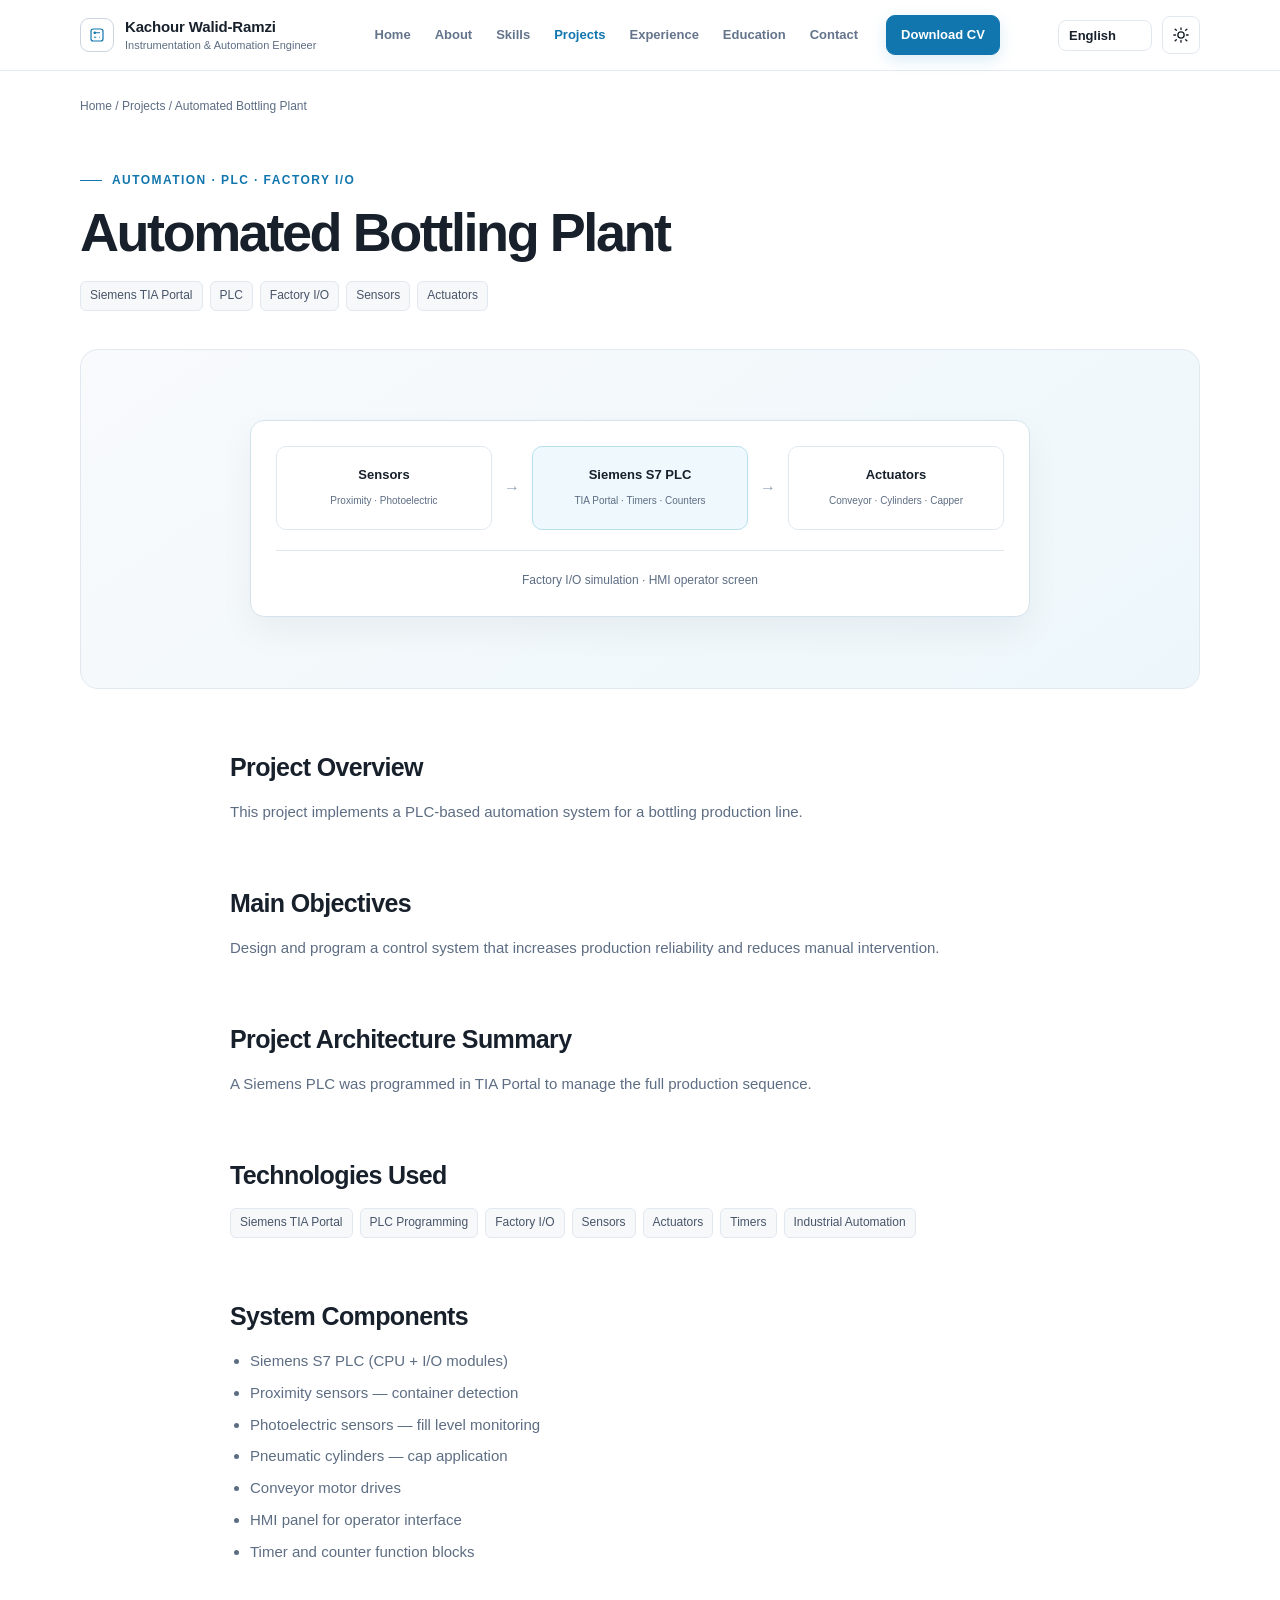
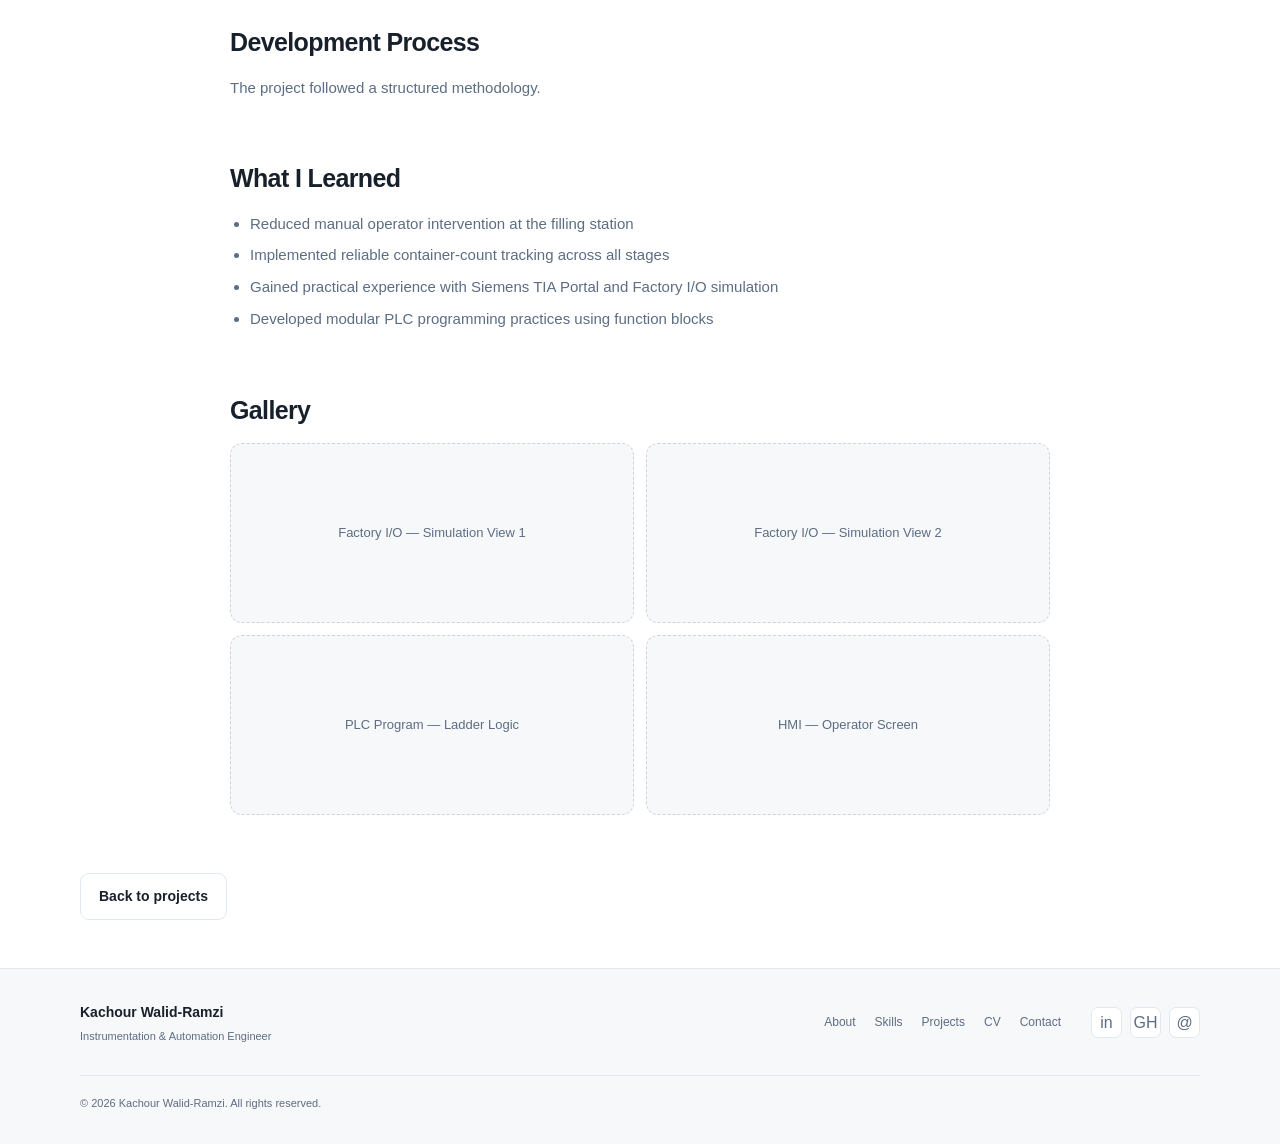
<file: projects/automated-bottling-plant.html>
<!DOCTYPE html>
<html lang="en">
<head>
  <meta charset="UTF-8">
  <meta name="viewport" content="width=device-width, initial-scale=1.0">
  <title data-i18n="projects.bottling.title">Automated Bottling Plant — Portfolio</title>
  <meta name="description" content="PLC-based sequencing system with sensors, actuators, and timers for an automated bottling production line using Siemens TIA Portal and Factory I/O.">
  <meta property="og:title" content="Automated Bottling Plant — Portfolio">
  <meta property="og:description" content="PLC-based sequencing system with sensors, actuators, and timers for an automated bottling production line using Siemens TIA Portal and Factory I/O.">
  <meta property="og:type" content="article">
  <meta property="og:url" content="https://walid-ramzi.github.io/Portfolio/projects/automated-bottling-plant.html">
  <meta property="og:image" content="https://walid-ramzi.github.io/Portfolio/assets/og-image.png">
  <meta property="og:image:width" content="1200">
  <meta property="og:image:height" content="630">
  <meta name="twitter:card" content="summary_large_image">
  <meta name="theme-color" content="#ffffff" media="(prefers-color-scheme: light)">
  <meta name="theme-color" content="#0b1322" media="(prefers-color-scheme: dark)">
  <link rel="icon" href="data:image/svg+xml,%3Csvg xmlns='http://www.w3.org/2000/svg' viewBox='0 0 100 100'%3E%3Crect width='100' height='100' rx='12' fill='%230EA5E9'/%3E%3Ctext x='50' y='68' font-size='50' text-anchor='middle' fill='white' font-family='sans-serif' font-weight='600'%3EE%3C/text%3E%3C/svg%3E">
  <script>
    // Applied synchronously, before CSS paints, so the page never flashes
    // light-then-dark (or dark-then-light) on load.
    (function () {
      try {
        var saved = localStorage.getItem('theme');
        var theme = saved || (window.matchMedia('(prefers-color-scheme: dark)').matches ? 'dark' : 'light');
        if (theme === 'dark') document.documentElement.setAttribute('data-theme', 'dark');
      } catch (e) { /* localStorage unavailable (private mode, etc.) — default to light */ }
    })();
  </script>
  <link rel="stylesheet" href="../css/styles.css">
  <script src="../js/i18n.js"></script>
</head>
<body>
<a class="skip-link" href="#main" data-i18n="a11y.skipToContent">Skip to main content</a>

  <header class="header">
  <div class="container header-inner">
    <a class="brand" href="../index.html#hero">
      <span class="brand-mark"><svg viewBox="0 0 24 24" fill="none" stroke="currentColor" stroke-width="1.6"><rect x="4" y="4" width="16" height="16" rx="3"/><path d="M8 9h8M8 15h3M15 15h1"/><circle cx="9" cy="9" r="1"/></svg></span>
      <span class="brand-text"><span class="brand-name">Kachour Walid-Ramzi</span><span class="brand-title">Instrumentation &amp; Automation Engineer</span></span>
    </a>
    <nav class="header-nav">
      <a href="../index.html#hero" data-i18n="nav.home">Home</a>
      <a href="../index.html#about" data-i18n="nav.about">About</a>
      <a href="../index.html#skills" data-i18n="nav.skills">Skills</a>
      <a href="../index.html#projects" class="active" data-i18n="nav.projects">Projects</a>
      <a href="../index.html#experience" data-i18n="nav.experience">Experience</a>
      <a href="../index.html#education" data-i18n="nav.education">Education</a>
      <a href="../index.html#contact" data-i18n="nav.contact">Contact</a>
      <a href="../assets/cv.pdf" class="btn btn-filled btn-small" download data-i18n="nav.downloadCV">Download CV</a>
    </nav>
    <div class="header-controls">
      <div class="lang-selector-wrap">
        <label for="languageSelector" class="visually-hidden" data-i18n="language.selector">Language</label>
        <select id="languageSelector" class="lang-select" aria-label="Select language">
          <option value="en" data-i18n="language.en">English</option>
          <option value="fr" data-i18n="language.fr">Français</option>
          <option value="ar" data-i18n="language.ar">العربية</option>
        </select>
      </div>
      <button id="themeToggle" class="theme-toggle" type="button" aria-label="Switch to dark theme" aria-pressed="false">
        <svg class="theme-toggle-icon theme-icon-sun" viewBox="0 0 24 24" fill="none" stroke="currentColor" stroke-width="1.8" stroke-linecap="round"><circle cx="12" cy="12" r="4.2"/><path d="M12 2.5v2.2M12 19.3v2.2M4.2 4.2l1.6 1.6M18.2 18.2l1.6 1.6M2.5 12h2.2M19.3 12h2.2M4.2 19.8l1.6-1.6M18.2 5.8l1.6-1.6"/></svg>
        <svg class="theme-toggle-icon theme-icon-moon" viewBox="0 0 24 24" fill="none" stroke="currentColor" stroke-width="1.8" stroke-linecap="round" stroke-linejoin="round"><path d="M20 14.5A8.5 8.5 0 1 1 9.5 4a6.8 6.8 0 0 0 10.5 10.5z"/></svg>
      </button>
      <button class="hamburger"><svg viewBox="0 0 24 24" fill="none" stroke="currentColor" stroke-width="2"><path d="M4 7h16M4 12h16M4 17h16"/></svg></button>
    </div>
  </div>
</header>
<nav id="mobileNav" class="mobile-nav">
  <a href="../index.html#hero" data-i18n="nav.home">Home</a>
  <a href="../index.html#about" data-i18n="nav.about">About</a>
  <a href="../index.html#skills" data-i18n="nav.skills">Skills</a>
  <a href="../index.html#projects" data-i18n="nav.projects">Projects</a>
  <a href="../index.html#experience" data-i18n="nav.experience">Experience</a>
  <a href="../index.html#education" data-i18n="nav.education">Education</a>
  <a href="../index.html#contact" data-i18n="nav.contact">Contact</a>
  <a href="../assets/cv.pdf" class="btn btn-filled" download data-i18n="nav.downloadCV">Download CV</a>
</nav>

<main id="main" tabindex="-1">

    <div class="container breadcrumb-wrap">
      <nav class="breadcrumb"><a href="../index.html" data-i18n="nav.home">Home</a> / <a href="../index.html#projects" data-i18n="nav.projects">Projects</a> / <span data-i18n="projects.bottling.breadcrumb">Automated Bottling Plant</span></nav>
    </div>

    <section class="project-detail-header">
      <div class="container">
        <p class="section-kicker" data-i18n="projects.bottling.eyebrow">Automation · PLC · Factory I/O</p>
        <h1 data-i18n="projects.bottling.title">Automated Bottling Plant</h1>
        <div class="project-detail-meta">
          <span class="tag">Siemens TIA Portal</span>
          <span class="tag">PLC</span>
          <span class="tag">Factory I/O</span>
          <span class="tag">Sensors</span>
          <span class="tag">Actuators</span>
        </div>
      </div>
    </section>

    <div class="container">
      <div class="project-detail-hero fade-in">
        <div class="detail-visual">
          <div class="detail-visual-grid">
            <div class="detail-node"><strong data-i18n="projectDetail.diagram.bottling.n1t">Sensors</strong><span data-i18n="projectDetail.diagram.bottling.n1s">Proximity · Photoelectric</span></div>
            <div class="detail-arrow" aria-hidden="true">→</div>
            <div class="detail-node primary"><strong data-i18n="projectDetail.diagram.bottling.n2t">Siemens S7 PLC</strong><span data-i18n="projectDetail.diagram.bottling.n2s">TIA Portal · Timers · Counters</span></div>
            <div class="detail-arrow" aria-hidden="true">→</div>
            <div class="detail-node"><strong data-i18n="projectDetail.diagram.bottling.n3t">Actuators</strong><span data-i18n="projectDetail.diagram.bottling.n3s">Conveyor · Cylinders · Capper</span></div>
          </div>
          <div style="height:1px;background:var(--line);margin:20px 0"></div>
          <div style="text-align:center;font-size:12px;color:var(--muted)" data-i18n="projectDetail.diagram.bottling.caption">Factory I/O simulation · HMI operator screen</div>
        </div>
      </div>

      <div class="project-detail-section">
        <h2 data-i18n="projectDetail.overview">Project Overview</h2>
        <p data-i18n="projects.bottling.detail.overview">This project implements a PLC-based automation system for a bottling production line. The system coordinates sensor input, actuator output, and timing sequences to move containers through filling, capping, and labeling stages automatically.</p>
      </div>

      <div class="project-detail-section">
        <h2 data-i18n="projectDetail.objectives">Main Objectives</h2>
        <p data-i18n="projects.bottling.detail.objective">Design and program a control system that increases production reliability and reduces manual intervention on the bottling line. The system must handle container detection, liquid filling, cap application, and product count tracking.</p>
      </div>

      <div class="project-detail-section">
        <h2 data-i18n="projectDetail.summary">Solution</h2>
        <p data-i18n="projects.bottling.detail.solution">A Siemens PLC was programmed in TIA Portal to manage the full production sequence. Sensors detect container presence at each station, timers control fill duration, and actuators operate caps and labeling mechanisms. Factory I/O was used for simulation and visualization before deployment.</p>
      </div>

      <div class="project-detail-section">
        <h2 data-i18n="projectDetail.technologies">Technologies Used</h2>
        <div class="tech-list">
          <span class="tag">Siemens TIA Portal</span>
          <span class="tag">PLC Programming</span>
          <span class="tag">Factory I/O</span>
          <span class="tag">Sensors</span>
          <span class="tag">Actuators</span>
          <span class="tag">Timers</span>
          <span class="tag">Industrial Automation</span>
        </div>
      </div>

      <div class="project-detail-section">
        <h2 data-i18n="projectDetail.systemComponents">System Components</h2>
        <ul class="component-list">
          <li data-i18n="projectDetail.bottlingComponents.0">Siemens S7 PLC (CPU + I/O modules)</li>
          <li data-i18n="projectDetail.bottlingComponents.1">Proximity sensors — container detection</li>
          <li data-i18n="projectDetail.bottlingComponents.2">Photoelectric sensors — fill level monitoring</li>
          <li data-i18n="projectDetail.bottlingComponents.3">Pneumatic cylinders — cap application</li>
          <li data-i18n="projectDetail.bottlingComponents.4">Conveyor motor drives</li>
          <li data-i18n="projectDetail.bottlingComponents.5">HMI panel for operator interface</li>
          <li data-i18n="projectDetail.bottlingComponents.6">Timer and counter function blocks</li>
        </ul>
      </div>

      <div class="project-detail-section">
        <h2 data-i18n="projectDetail.development">Development Process</h2>
        <p data-i18n="projects.bottling.detail.approach">The project followed a structured methodology: requirements analysis, system design in Factory I/O, PLC program development in TIA Portal, simulation testing, and final commissioning. Each production stage was mapped to a dedicated function block in the PLC program, enabling modular troubleshooting and future expansion.</p>
      </div>

      <div class="project-detail-section">
        <h2 data-i18n="projectDetail.learnings">What I Learned</h2>
        <ul class="results-list">
          <li data-i18n="projectDetail.bottlingLearnings.0">Reduced manual operator intervention at the filling station</li>
          <li data-i18n="projectDetail.bottlingLearnings.1">Implemented reliable container-count tracking across all stages</li>
          <li data-i18n="projectDetail.bottlingLearnings.2">Gained practical experience with Siemens TIA Portal and Factory I/O simulation</li>
          <li data-i18n="projectDetail.bottlingLearnings.3">Developed modular PLC programming practices using function blocks</li>
        </ul>
      </div>

      <div class="project-detail-section">
        <h2 data-i18n="projectDetail.gallery">Gallery</h2>
        <div class="gallery">
          <div class="gallery-item" data-i18n="projectDetail.galleryItems.bottling.0">Factory I/O — Simulation View 1</div>
          <div class="gallery-item" data-i18n="projectDetail.galleryItems.bottling.1">Factory I/O — Simulation View 2</div>
          <div class="gallery-item" data-i18n="projectDetail.galleryItems.bottling.2">PLC Program — Ladder Logic</div>
          <div class="gallery-item" data-i18n="projectDetail.galleryItems.bottling.3">HMI — Operator Screen</div>
        </div>
      </div>

      <div style="margin: 48px 0;">
        <a href="../index.html#projects" class="btn btn-outlined" data-i18n="projectDetail.back">← Back to Projects</a>
      </div>
    </div>

  </main>

  <footer class="footer">
  <div class="container footer-inner">
    <div><span class="footer-brand-name" data-i18n="footer.name">Kachour Walid-Ramzi</span><span class="footer-brand-title">Instrumentation &amp; Automation Engineer</span></div>
    <nav class="footer-links">
      <a href="../index.html#about" data-i18n="footer.links.about">About</a>
      <a href="../index.html#skills" data-i18n="footer.links.skills">Skills</a>
      <a href="../index.html#projects" data-i18n="footer.links.projects">Projects</a>
      <a href="../assets/cv.pdf" download data-i18n="footer.links.cv">CV</a>
      <a href="../index.html#contact" data-i18n="footer.links.contact">Contact</a>
    </nav>
    <div class="footer-social"><a href="https://linkedin.com" target="_blank">in</a><a href="https://github.com" target="_blank">GH</a><a href="mailto:kachourwalidramzi@gmail.com">@</a></div>
    <div class="footer-bottom" data-i18n="footer.copyright">2026 Kachour Walid-Ramzi. All rights reserved.</div>
  </div>
</footer>

  <script src="../js/main.js"></script>
</body>
</html>
</file>
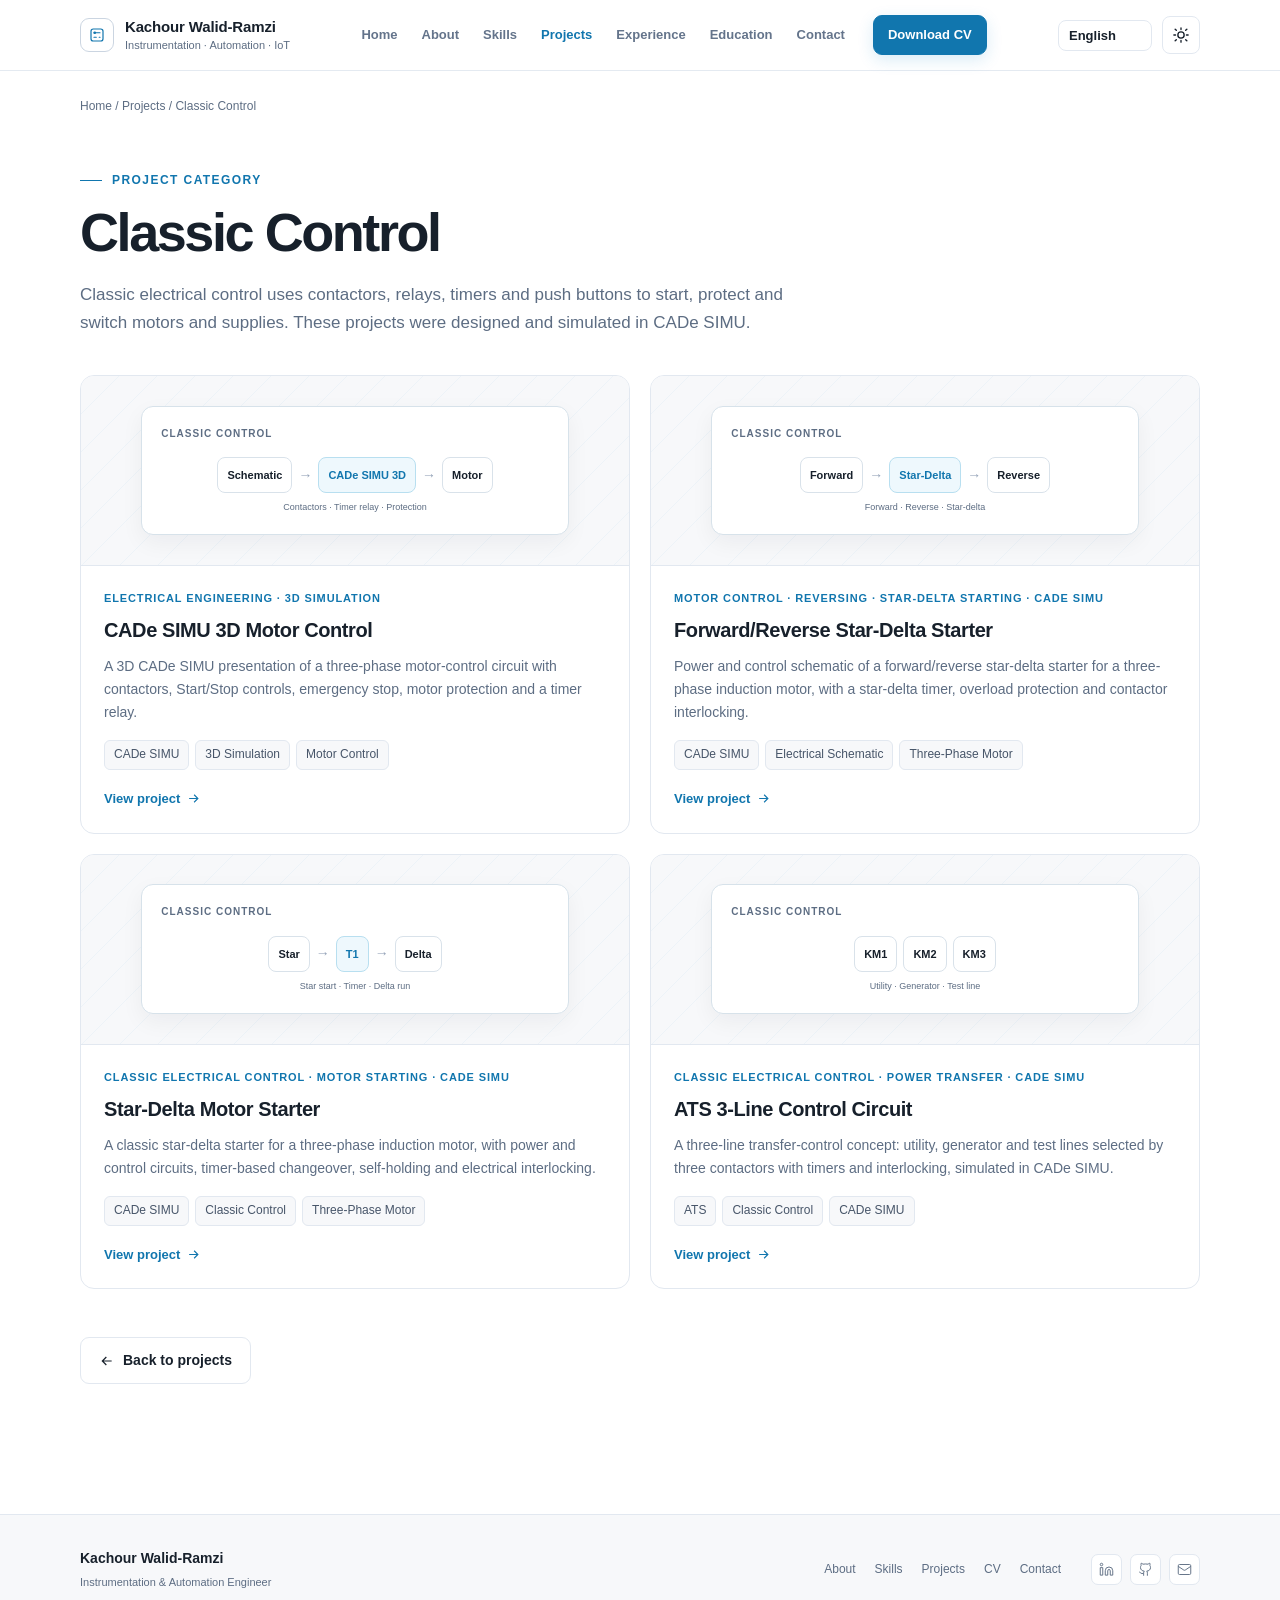
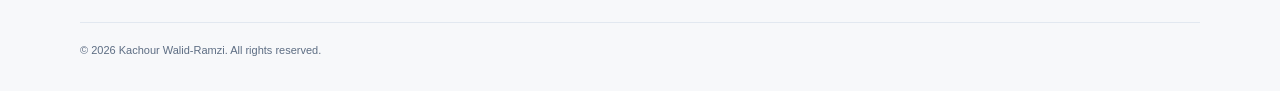
<file: projects/classic-control.html>
<!DOCTYPE html>
<html lang="en">
<head>
  <meta charset="UTF-8">
  <meta name="viewport" content="width=device-width, initial-scale=1.0">
  <title data-i18n="categoryPages.classic.title">Classic Control</title>
  <meta name="description" content="Classic electrical control projects by Kachour Walid-Ramzi: motor starting, reversing and transfer-control circuits simulated in CADe SIMU.">
  <meta property="og:title" content="Classic Control — Portfolio">
  <meta property="og:description" content="Classic electrical control projects by Kachour Walid-Ramzi: motor starting, reversing and transfer-control circuits simulated in CADe SIMU.">
  <meta property="og:type" content="article">
  <meta property="og:url" content="https://walid-ramzi.github.io/Portfolio/projects/classic-control.html">
  <meta property="og:image" content="https://walid-ramzi.github.io/Portfolio/assets/og-image.png">
  <meta property="og:image:width" content="1200">
  <meta property="og:image:height" content="630">
  <meta name="twitter:card" content="summary_large_image">
  <meta name="theme-color" content="#ffffff" media="(prefers-color-scheme: light)">
  <meta name="theme-color" content="#0b1322" media="(prefers-color-scheme: dark)">
  <link rel="icon" href="data:image/svg+xml,%3Csvg xmlns='http://www.w3.org/2000/svg' viewBox='0 0 100 100'%3E%3Crect width='100' height='100' rx='12' fill='%230EA5E9'/%3E%3Ctext x='50' y='68' font-size='50' text-anchor='middle' fill='white' font-family='sans-serif' font-weight='600'%3EE%3C/text%3E%3C/svg%3E">
  <script>
    // Applied synchronously, before CSS paints, so the page never flashes
    // light-then-dark (or dark-then-light) on load.
    (function () {
      try {
        var saved = localStorage.getItem('theme');
        var theme = saved || (window.matchMedia('(prefers-color-scheme: dark)').matches ? 'dark' : 'light');
        if (theme === 'dark') document.documentElement.setAttribute('data-theme', 'dark');
      } catch (e) { /* localStorage unavailable — default to light */ }
    })();
  </script>
  <link rel="stylesheet" href="../css/styles.css">
  <script src="../js/i18n.js"></script>
</head>
<body>
<a class="skip-link" href="#main" data-i18n="a11y.skipToContent">Skip to main content</a>
  <header class="header">
    <div class="container header-inner">
      <a class="brand" href="../index.html#hero" aria-label="Kachour Walid-Ramzi home">
        <span class="brand-mark" aria-hidden="true">
          <svg viewBox="0 0 24 24" fill="none" stroke="currentColor" stroke-width="1.6" stroke-linecap="round"
            stroke-linejoin="round">
            <rect x="4" y="4" width="16" height="16" rx="3" />
            <path d="M8 9h8M8 15h3M15 15h1" />
            <circle cx="9" cy="9" r="1" />
          </svg>
        </span>
        <span class="brand-text"><span class="brand-name">Kachour Walid-Ramzi</span><span class="brand-title"
            data-i18n="hero.kicker">Instrumentation & Automation Engineer</span></span>
      </a>
      <nav class="header-nav" aria-label="Main navigation">
        <a href="../index.html#hero" data-i18n="nav.home">Home</a>
        <a href="../index.html#about" data-i18n="nav.about">About</a>
        <a href="../index.html#skills" data-i18n="nav.skills">Skills</a>
        <a href="../index.html#projects" class="active" data-i18n="nav.projects">Projects</a>
        <a href="../index.html#experience" data-i18n="nav.experience">Experience</a>
        <a href="../index.html#education" data-i18n="nav.education">Education</a>
        <a href="../index.html#contact" data-i18n="nav.contact">Contact</a>
        <a href="../assets/cv.pdf" class="btn btn-filled btn-small" download data-i18n="nav.downloadCV">Download CV</a>
      </nav>
      <div class="header-controls">
        <div class="lang-selector-wrap">
          <label for="languageSelector" class="visually-hidden" data-i18n="language.selector">Language</label>
          <select id="languageSelector" class="lang-select" aria-label="Select language">
            <option value="en" data-i18n="language.en">English</option>
            <option value="fr" data-i18n="language.fr">Français</option>
            <option value="ar" data-i18n="language.ar">العربية</option>
          </select>
        </div>
        <button id="themeToggle" class="theme-toggle" type="button" aria-label="Switch to dark theme"
          aria-pressed="false">
          <svg class="theme-toggle-icon theme-icon-sun" viewBox="0 0 24 24" fill="none" stroke="currentColor"
            stroke-width="1.8" stroke-linecap="round">
            <circle cx="12" cy="12" r="4.2" />
            <path d="M12 2.5v2.2M12 19.3v2.2M4.2 4.2l1.6 1.6M18.2 18.2l1.6 1.6M2.5 12h2.2M19.3 12h2.2M4.2 19.8l1.6-1.6M18.2 5.8l1.6-1.6" />
          </svg>
          <svg class="theme-toggle-icon theme-icon-moon" viewBox="0 0 24 24" fill="none" stroke="currentColor"
            stroke-width="1.8" stroke-linecap="round" stroke-linejoin="round">
            <path d="M20 14.5A8.5 8.5 0 1 1 9.5 4a6.8 6.8 0 0 0 10.5 10.5z" />
          </svg>
        </button>
        <button class="hamburger" aria-label="Open menu" aria-expanded="false" type="button"><svg
            viewBox="0 0 24 24" fill="none" stroke="currentColor" stroke-width="2" stroke-linecap="round">
            <path d="M4 7h16M4 12h16M4 17h16" />
          </svg></button>
      </div>
    </div>
  </header>
  <nav id="mobileNav" class="mobile-nav" aria-label="Mobile navigation">
    <a href="../index.html#hero" data-i18n="nav.home">Home</a>
    <a href="../index.html#about" data-i18n="nav.about">About</a>
    <a href="../index.html#skills" data-i18n="nav.skills">Skills</a>
    <a href="../index.html#projects" data-i18n="nav.projects">Projects</a>
    <a href="../index.html#experience" data-i18n="nav.experience">Experience</a>
    <a href="../index.html#education" data-i18n="nav.education">Education</a>
    <a href="../index.html#contact" data-i18n="nav.contact">Contact</a>
    <a href="../assets/cv.pdf" class="btn btn-filled" download data-i18n="nav.downloadCV">Download CV</a>
  </nav>

<main id="main" tabindex="-1">
<div class="container breadcrumb-wrap"><nav class="breadcrumb" aria-label="Breadcrumb"><a href="../index.html" data-i18n="nav.home">Home</a> / <a href="../index.html#projects" data-i18n="nav.projects">Projects</a> / <span aria-current="page" data-i18n="categoryPages.classic.title">Classic Control</span></nav></div>
    <section class="project-detail-header">
      <div class="container">
        <p class="section-kicker" data-i18n="projects.categoryLabel">Project category</p>
        <h1 data-i18n="categoryPages.classic.title">Classic Control</h1>
        <p class="category-intro" data-i18n="categoryPages.classic.intro">Classic electrical control uses contactors, relays, timers and push buttons to start, protect and switch motors and supplies. These projects were designed and simulated in CADe SIMU.</p>
      </div>
    </section>
    <section class="category-section" aria-label="Classic Control">
      <div class="container">
        <!-- PROJECT GRID: add one <article class="project-card category-card"> per project (copy an existing one). -->
        <div class="projects-grid category-grid">
          <article class="project-card category-card fade-in">
            <div class="project-art" aria-hidden="true"><div class="art-panel">
                <div class="art-title" data-i18n="classicProject.common.classicControl">Classic Control</div>
                <div class="art-flow"><span class="art-box" data-i18n="classicProject.art.schematic">Schematic</span><span class="art-arrow" aria-hidden="true">→</span><span class="art-box primary">CADe SIMU 3D</span><span class="art-arrow" aria-hidden="true">→</span><span class="art-box" data-i18n="classicProject.art.motor">Motor</span></div>
                <div class="art-caption" data-i18n="classicProject.art.cap3d">Contactors · Timer relay · Protection</div>
              </div></div>
            <div class="project-body">
              <div class="project-eyebrow" data-i18n="classicProject.cade3d.eyebrow">Electrical Engineering · 3D Simulation</div>
              <h3 data-i18n="classicProject.cade3d.title">CADe SIMU 3D Motor Control</h3>
              <p data-i18n="classicProject.cade3d.cardDesc">A 3D CADe SIMU presentation of a three-phase motor-control circuit with contactors, Start/Stop controls, emergency stop, motor protection and a timer relay.</p>
              <div class="project-tags"><span class="tag">CADe SIMU</span><span class="tag" data-i18n="classicProject.cade3d.tag1">3D Simulation</span><span class="tag" data-i18n="classicProject.cade3d.tag2">Motor Control</span></div>
              <a class="project-link" href="project_details/classic_control/cade-simu-3d-motor-control.html"><span data-i18n="classicProject.common.viewProject">View project</span> <svg viewBox="0 0 24 24" fill="none" stroke="currentColor" stroke-width="1.8" aria-hidden="true"><path d="M5 12h13M13 6l6 6-6 6" /></svg></a>
            </div>
          </article>
          <article class="project-card category-card fade-in">
            <div class="project-art" aria-hidden="true"><div class="art-panel">
                <div class="art-title" data-i18n="classicProject.common.classicControl">Classic Control</div>
                <div class="art-flow"><span class="art-box" data-i18n="classicProject.art.forward">Forward</span><span class="art-arrow" aria-hidden="true">→</span><span class="art-box primary" data-i18n="classicProject.art.starDelta">Star-Delta</span><span class="art-arrow" aria-hidden="true">→</span><span class="art-box" data-i18n="classicProject.art.reverse">Reverse</span></div>
                <div class="art-caption" data-i18n="classicProject.art.capFwdRev">Forward · Reverse · Star-delta</div>
              </div></div>
            <div class="project-body">
              <div class="project-eyebrow" data-i18n="classicProject.fwdrev.eyebrow">Motor Control · Reversing · Star-Delta Starting · CADe SIMU</div>
              <h3 data-i18n="classicProject.fwdrev.title">Forward/Reverse Star-Delta Starter</h3>
              <p data-i18n="classicProject.fwdrev.cardDesc">Power and control schematic of a forward/reverse star-delta starter for a three-phase induction motor, with a star-delta timer, overload protection and contactor interlocking.</p>
              <div class="project-tags"><span class="tag">CADe SIMU</span><span class="tag" data-i18n="classicProject.fwdrev.tag1">Electrical Schematic</span><span class="tag" data-i18n="classicProject.fwdrev.tag2">Three-Phase Motor</span></div>
              <a class="project-link" href="project_details/classic_control/forward-reverse-star-delta-starter.html"><span data-i18n="classicProject.common.viewProject">View project</span> <svg viewBox="0 0 24 24" fill="none" stroke="currentColor" stroke-width="1.8" aria-hidden="true"><path d="M5 12h13M13 6l6 6-6 6" /></svg></a>
            </div>
          </article>
          <article class="project-card category-card fade-in">
            <div class="project-art" aria-hidden="true"><div class="art-panel">
                <div class="art-title" data-i18n="classicProject.common.classicControl">Classic Control</div>
                <div class="art-flow"><span class="art-box" data-i18n="classicProject.art.star">Star</span><span class="art-arrow" aria-hidden="true">→</span><span class="art-box primary">T1</span><span class="art-arrow" aria-hidden="true">→</span><span class="art-box" data-i18n="classicProject.art.delta">Delta</span></div>
                <div class="art-caption" data-i18n="classicProject.art.capSD">Star start · Timer · Delta run</div>
              </div></div>
            <div class="project-body">
              <div class="project-eyebrow" data-i18n="classicProject.stardelta.eyebrow">Classic Electrical Control · Motor Starting · CADe SIMU</div>
              <h3 data-i18n="classicProject.stardelta.title">Star-Delta Motor Starter</h3>
              <p data-i18n="classicProject.stardelta.cardDesc">A classic star-delta starter for a three-phase induction motor, with power and control circuits, timer-based changeover, self-holding and electrical interlocking.</p>
              <div class="project-tags"><span class="tag">CADe SIMU</span><span class="tag" data-i18n="classicProject.stardelta.tag1">Classic Control</span><span class="tag" data-i18n="classicProject.stardelta.tag2">Three-Phase Motor</span></div>
              <a class="project-link" href="project_details/classic_control/star-delta-starter.html"><span data-i18n="classicProject.common.viewProject">View project</span> <svg viewBox="0 0 24 24" fill="none" stroke="currentColor" stroke-width="1.8" aria-hidden="true"><path d="M5 12h13M13 6l6 6-6 6" /></svg></a>
            </div>
          </article>
          <article class="project-card category-card fade-in">
            <div class="project-art" aria-hidden="true"><div class="art-panel">
                <div class="art-title" data-i18n="classicProject.common.classicControl">Classic Control</div>
                <div class="art-flow"><span class="art-box">KM1</span><span class="art-box">KM2</span><span class="art-box">KM3</span></div>
                <div class="art-caption" data-i18n="classicProject.art.capATS">Utility · Generator · Test line</div>
              </div></div>
            <div class="project-body">
              <div class="project-eyebrow" data-i18n="classicProject.ats.eyebrow">Classic Electrical Control · Power Transfer · CADe SIMU</div>
              <h3 data-i18n="classicProject.ats.title">ATS 3-Line Control Circuit</h3>
              <p data-i18n="classicProject.ats.cardDesc">A three-line transfer-control concept: utility, generator and test lines selected by three contactors with timers and interlocking, simulated in CADe SIMU.</p>
              <div class="project-tags"><span class="tag">ATS</span><span class="tag" data-i18n="classicProject.ats.tagClassic">Classic Control</span><span class="tag">CADe SIMU</span></div>
              <a class="project-link" href="project_details/classic_control/ats-3-line-control-circuit.html"><span data-i18n="classicProject.common.viewProject">View project</span> <svg viewBox="0 0 24 24" fill="none" stroke="currentColor" stroke-width="1.8" aria-hidden="true"><path d="M5 12h13M13 6l6 6-6 6" /></svg></a>
            </div>
          </article>
        </div>
        <div class="back-link-row">
          <a href="../index.html#projects" class="btn btn-outlined"><svg class="back-arrow" viewBox="0 0 24 24" fill="none" stroke="currentColor" stroke-width="1.8" aria-hidden="true"><path d="M19 12H6M11 6l-6 6 6 6"/></svg><span data-i18n="projectDetail.back">Back to projects</span></a>
        </div>
      </div>
    </section>
</main>

<footer class="footer">
    <div class="container footer-inner">
      <div><span class="footer-brand-name" data-i18n="footer.name">Kachour Walid-Ramzi</span><span
          class="footer-brand-title" data-i18n="footer.title">Instrumentation &amp; Automation Engineer</span></div>
      <nav class="footer-links"><a href="../index.html#about" data-i18n="footer.links.about">About</a><a href="../index.html#skills"
          data-i18n="footer.links.skills">Skills</a><a href="../index.html#projects" data-i18n="footer.links.projects">Projects</a><a
          href="../assets/cv.pdf" download data-i18n="footer.links.cv">CV</a><a href="../index.html#contact"
          data-i18n="footer.links.contact">Contact</a></nav>
      <div class="footer-social"><a href="https://linkedin.com" target="_blank" rel="noopener"
          aria-label="LinkedIn"><svg viewBox="0 0 24 24" fill="none" stroke="currentColor" stroke-width="1.5">
            <path d="M16 8a6 6 0 0 1 6 6v7h-4v-7a2 2 0 0 0-2-2 2 2 0 0 0-2 2v7h-4v-7a6 6 0 0 1 6-6ZM2 9h4v12H2z" />
            <circle cx="4" cy="4" r="2" />
          </svg></a><a href="https://github.com" target="_blank" rel="noopener" aria-label="GitHub"><svg
            viewBox="0 0 24 24" fill="none" stroke="currentColor" stroke-width="1.5">
            <path
              d="M15 22v-4a4.8 4.8 0 0 0-1-3.5c3 0 6-2 6-5.5.1-1.2-.3-2.5-1-3.5.3-1.2.3-2.4 0-3.5 0 0-1 0-3 1.5-2.6-.5-5.4-.5-8 0C6 2 5 2 5 2c-.3 1.2-.3 2.4 0 3.5A5.4 5.4 0 0 0 4 9c0 3.5 3 5.5 6 5.5-.4.5-.7 1.1-.8 1.7-.2.6-.2 1.2-.2 1.8v4" />
            <path d="M9 18c-4.5 2-5-2-7-2" />
          </svg></a><a href="mailto:kachourwalidramzi@gmail.com" aria-label="Email"><svg viewBox="0 0 24 24" fill="none"
            stroke="currentColor" stroke-width="1.5">
            <rect x="2" y="4" width="20" height="16" rx="2" />
            <path d="m22 7-9 6a2 2 0 0 1-2 0L2 7" />
          </svg></a></div>
      <div class="footer-bottom" data-i18n="footer.copyright">© 2026 Kachour Walid-Ramzi. All rights reserved.</div>
    </div>
  </footer>

<script src="../js/main.js"></script>
</body>
</html>
</file>
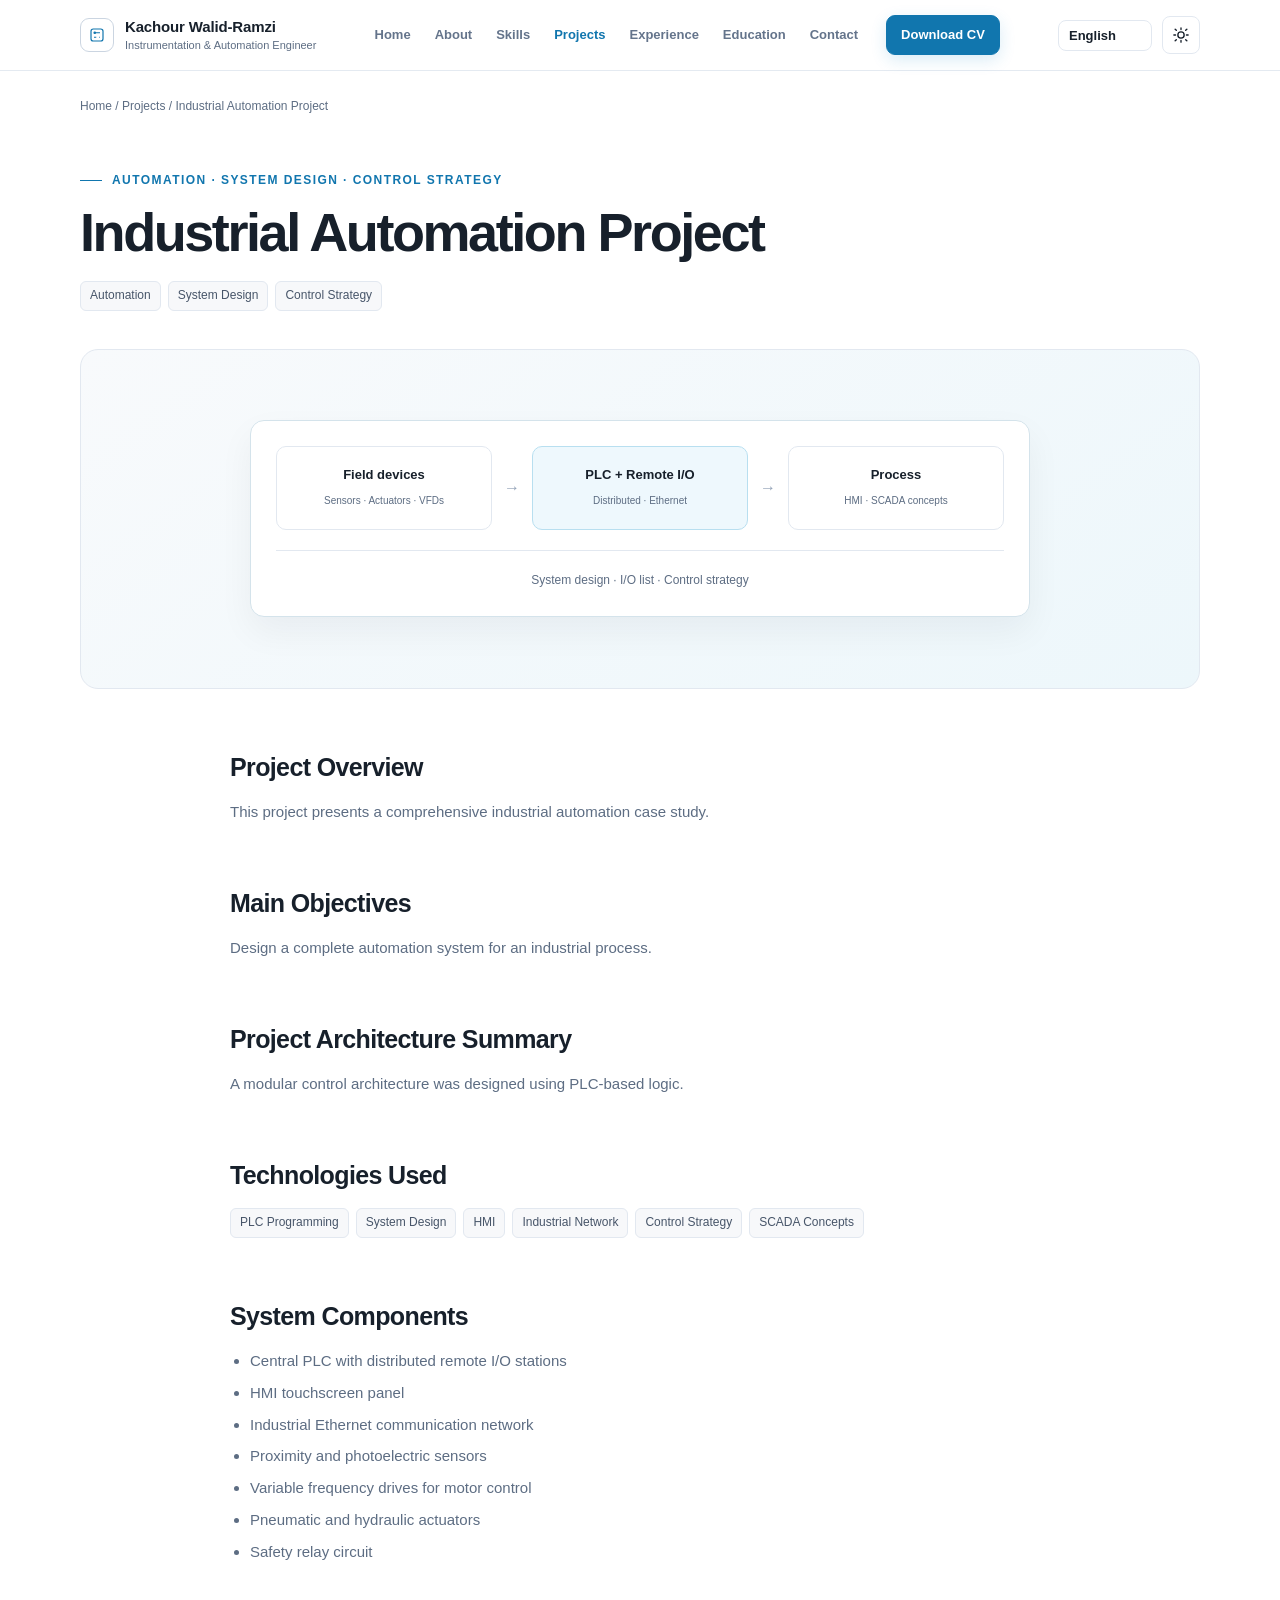
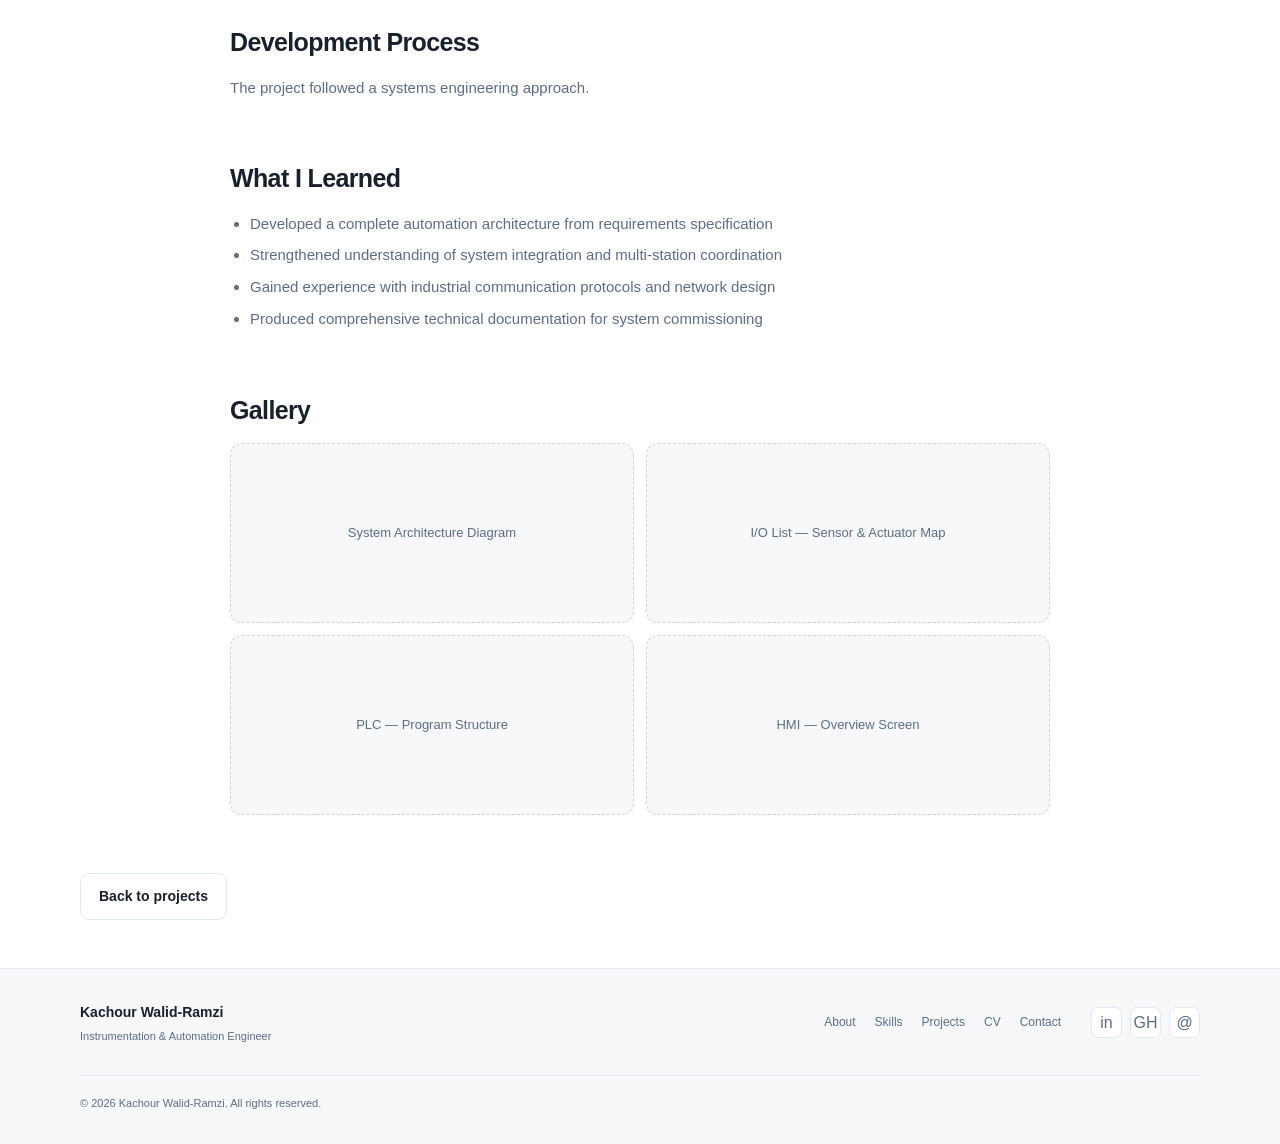
<file: projects/industrial-automation-project.html>
<!DOCTYPE html>
<html lang="en">
<head>
  <meta charset="UTF-8">
  <meta name="viewport" content="width=device-width, initial-scale=1.0">
  <title data-i18n="projects.future.title">Industrial Automation Project — Portfolio</title>
  <meta name="description" content="A comprehensive industrial automation case study covering system design, component selection, and control strategy for a manufacturing process.">
  <meta property="og:title" content="Industrial Automation Project — Portfolio">
  <meta property="og:description" content="A comprehensive industrial automation case study covering system design, component selection, and control strategy for a manufacturing process.">
  <meta property="og:type" content="article">
  <meta property="og:url" content="https://walid-ramzi.github.io/Portfolio/projects/industrial-automation-project.html">
  <meta property="og:image" content="https://walid-ramzi.github.io/Portfolio/assets/og-image.png">
  <meta property="og:image:width" content="1200">
  <meta property="og:image:height" content="630">
  <meta name="twitter:card" content="summary_large_image">
  <meta name="theme-color" content="#ffffff" media="(prefers-color-scheme: light)">
  <meta name="theme-color" content="#0b1322" media="(prefers-color-scheme: dark)">
  <link rel="icon" href="data:image/svg+xml,%3Csvg xmlns='http://www.w3.org/2000/svg' viewBox='0 0 100 100'%3E%3Crect width='100' height='100' rx='12' fill='%230EA5E9'/%3E%3Ctext x='50' y='68' font-size='50' text-anchor='middle' fill='white' font-family='sans-serif' font-weight='600'%3EE%3C/text%3E%3C/svg%3E">
  <script>
    // Applied synchronously, before CSS paints, so the page never flashes
    // light-then-dark (or dark-then-light) on load.
    (function () {
      try {
        var saved = localStorage.getItem('theme');
        var theme = saved || (window.matchMedia('(prefers-color-scheme: dark)').matches ? 'dark' : 'light');
        if (theme === 'dark') document.documentElement.setAttribute('data-theme', 'dark');
      } catch (e) { /* localStorage unavailable (private mode, etc.) — default to light */ }
    })();
  </script>
  <link rel="stylesheet" href="../css/styles.css">
  <script src="../js/i18n.js"></script>
</head>
<body>
<a class="skip-link" href="#main" data-i18n="a11y.skipToContent">Skip to main content</a>

  <header class="header">
  <div class="container header-inner">
    <a class="brand" href="../index.html#hero">
      <span class="brand-mark"><svg viewBox="0 0 24 24" fill="none" stroke="currentColor" stroke-width="1.6"><rect x="4" y="4" width="16" height="16" rx="3"/><path d="M8 9h8M8 15h3M15 15h1"/><circle cx="9" cy="9" r="1"/></svg></span>
      <span class="brand-text"><span class="brand-name">Kachour Walid-Ramzi</span><span class="brand-title">Instrumentation &amp; Automation Engineer</span></span>
    </a>
    <nav class="header-nav">
      <a href="../index.html#hero" data-i18n="nav.home">Home</a>
      <a href="../index.html#about" data-i18n="nav.about">About</a>
      <a href="../index.html#skills" data-i18n="nav.skills">Skills</a>
      <a href="../index.html#projects" class="active" data-i18n="nav.projects">Projects</a>
      <a href="../index.html#experience" data-i18n="nav.experience">Experience</a>
      <a href="../index.html#education" data-i18n="nav.education">Education</a>
      <a href="../index.html#contact" data-i18n="nav.contact">Contact</a>
      <a href="../assets/cv.pdf" class="btn btn-filled btn-small" download data-i18n="nav.downloadCV">Download CV</a>
    </nav>
    <div class="header-controls">
      <div class="lang-selector-wrap">
        <label for="languageSelector" class="visually-hidden" data-i18n="language.selector">Language</label>
        <select id="languageSelector" class="lang-select" aria-label="Select language">
          <option value="en" data-i18n="language.en">English</option>
          <option value="fr" data-i18n="language.fr">Français</option>
          <option value="ar" data-i18n="language.ar">العربية</option>
        </select>
      </div>
      <button id="themeToggle" class="theme-toggle" type="button" aria-label="Switch to dark theme" aria-pressed="false">
        <svg class="theme-toggle-icon theme-icon-sun" viewBox="0 0 24 24" fill="none" stroke="currentColor" stroke-width="1.8" stroke-linecap="round"><circle cx="12" cy="12" r="4.2"/><path d="M12 2.5v2.2M12 19.3v2.2M4.2 4.2l1.6 1.6M18.2 18.2l1.6 1.6M2.5 12h2.2M19.3 12h2.2M4.2 19.8l1.6-1.6M18.2 5.8l1.6-1.6"/></svg>
        <svg class="theme-toggle-icon theme-icon-moon" viewBox="0 0 24 24" fill="none" stroke="currentColor" stroke-width="1.8" stroke-linecap="round" stroke-linejoin="round"><path d="M20 14.5A8.5 8.5 0 1 1 9.5 4a6.8 6.8 0 0 0 10.5 10.5z"/></svg>
      </button>
      <button class="hamburger"><svg viewBox="0 0 24 24" fill="none" stroke="currentColor" stroke-width="2"><path d="M4 7h16M4 12h16M4 17h16"/></svg></button>
    </div>
  </div>
</header>
<nav id="mobileNav" class="mobile-nav">
  <a href="../index.html#hero" data-i18n="nav.home">Home</a>
  <a href="../index.html#about" data-i18n="nav.about">About</a>
  <a href="../index.html#skills" data-i18n="nav.skills">Skills</a>
  <a href="../index.html#projects" data-i18n="nav.projects">Projects</a>
  <a href="../index.html#experience" data-i18n="nav.experience">Experience</a>
  <a href="../index.html#education" data-i18n="nav.education">Education</a>
  <a href="../index.html#contact" data-i18n="nav.contact">Contact</a>
  <a href="../assets/cv.pdf" class="btn btn-filled" download data-i18n="nav.downloadCV">Download CV</a>
</nav>

<main id="main" tabindex="-1">

    <div class="container breadcrumb-wrap">
      <nav class="breadcrumb"><a href="../index.html" data-i18n="nav.home">Home</a> / <a href="../index.html#projects" data-i18n="nav.projects">Projects</a> / <span data-i18n="projects.future.breadcrumb">Industrial Automation Project</span></nav>
    </div>

    <section class="project-detail-header">
      <div class="container">
        <p class="section-kicker" data-i18n="projects.future.eyebrow">Automation · System Design · Control Strategy</p>
        <h1 data-i18n="projects.future.title">Industrial Automation Project</h1>
        <div class="project-detail-meta">
          <span class="tag">Automation</span>
          <span class="tag">System Design</span>
          <span class="tag">Control Strategy</span>
        </div>
      </div>
    </section>

    <div class="container">
      <div class="project-detail-hero fade-in">
        <div class="detail-visual">
          <div class="detail-visual-grid">
            <div class="detail-node"><strong data-i18n="projectDetail.diagram.automation.n1t">Field devices</strong><span data-i18n="projectDetail.diagram.automation.n1s">Sensors · Actuators · VFDs</span></div>
            <div class="detail-arrow" aria-hidden="true">→</div>
            <div class="detail-node primary"><strong data-i18n="projectDetail.diagram.automation.n2t">PLC + Remote I/O</strong><span data-i18n="projectDetail.diagram.automation.n2s">Distributed · Ethernet</span></div>
            <div class="detail-arrow" aria-hidden="true">→</div>
            <div class="detail-node"><strong data-i18n="projectDetail.diagram.automation.n3t">Process</strong><span data-i18n="projectDetail.diagram.automation.n3s">HMI · SCADA concepts</span></div>
          </div>
          <div style="height:1px;background:var(--line);margin:20px 0"></div>
          <div style="text-align:center;font-size:12px;color:var(--muted)" data-i18n="projectDetail.diagram.automation.caption">System design · I/O list · Control strategy</div>
        </div>
      </div>

      <div class="project-detail-section">
        <h2 data-i18n="projectDetail.overview">Project Overview</h2>
        <p data-i18n="projects.future.detail.overview">This project presents a comprehensive industrial automation case study covering system design, component selection, and control strategy for a manufacturing process. The goal is to demonstrate the ability to architect end-to-end automation solutions from specification through commissioning.</p>
      </div>

      <div class="project-detail-section">
        <h2 data-i18n="projectDetail.objectives">Main Objectives</h2>
        <p data-i18n="projects.future.detail.objective">Design a complete automation system for an industrial process, ensuring reliability, scalability, and ease of maintenance. The system must integrate sensing, control, and actuation while meeting defined production throughput and quality targets.</p>
      </div>

      <div class="project-detail-section">
        <h2 data-i18n="projectDetail.summary">Solution</h2>
        <p data-i18n="projects.future.detail.solution">A modular control architecture was designed using PLC-based logic with distributed I/O, centralized HMI for operator interaction, and networked communication between system stations. The control strategy combines sequence control for batch operations with continuous regulation for ongoing processes.</p>
      </div>

      <div class="project-detail-section">
        <h2 data-i18n="projectDetail.technologies">Technologies Used</h2>
        <div class="tech-list">
          <span class="tag">PLC Programming</span>
          <span class="tag">System Design</span>
          <span class="tag">HMI</span>
          <span class="tag">Industrial Network</span>
          <span class="tag">Control Strategy</span>
          <span class="tag">SCADA Concepts</span>
        </div>
      </div>

      <div class="project-detail-section">
        <h2 data-i18n="projectDetail.systemComponents">System Components</h2>
        <ul class="component-list">
          <li data-i18n="projectDetail.automationComponents.0">Central PLC with distributed remote I/O stations</li>
          <li data-i18n="projectDetail.automationComponents.1">HMI touchscreen panel</li>
          <li data-i18n="projectDetail.automationComponents.2">Industrial Ethernet communication network</li>
          <li data-i18n="projectDetail.automationComponents.3">Proximity and photoelectric sensors</li>
          <li data-i18n="projectDetail.automationComponents.4">Variable frequency drives for motor control</li>
          <li data-i18n="projectDetail.automationComponents.5">Pneumatic and hydraulic actuators</li>
          <li data-i18n="projectDetail.automationComponents.6">Safety relay circuit</li>
        </ul>
      </div>

      <div class="project-detail-section">
        <h2 data-i18n="projectDetail.development">Development Process</h2>
        <p data-i18n="projects.future.detail.approach">The project followed a systems engineering approach: functional specification, control system architecture design, I/O list compilation, P&ID development, PLC program structure planning, and factory acceptance testing. Documentation was maintained throughout to support future maintenance and expansion.</p>
      </div>

      <div class="project-detail-section">
        <h2 data-i18n="projectDetail.learnings">What I Learned</h2>
        <ul class="results-list">
          <li data-i18n="projectDetail.automationLearnings.0">Developed a complete automation architecture from requirements specification</li>
          <li data-i18n="projectDetail.automationLearnings.1">Strengthened understanding of system integration and multi-station coordination</li>
          <li data-i18n="projectDetail.automationLearnings.2">Gained experience with industrial communication protocols and network design</li>
          <li data-i18n="projectDetail.automationLearnings.3">Produced comprehensive technical documentation for system commissioning</li>
        </ul>
      </div>

      <div class="project-detail-section">
        <h2 data-i18n="projectDetail.gallery">Gallery</h2>
        <div class="gallery">
          <div class="gallery-item" data-i18n="projectDetail.galleryItems.automation.0">System Architecture Diagram</div>
          <div class="gallery-item" data-i18n="projectDetail.galleryItems.automation.1">I/O List — Sensor &amp; Actuator Map</div>
          <div class="gallery-item" data-i18n="projectDetail.galleryItems.automation.2">PLC — Program Structure</div>
          <div class="gallery-item" data-i18n="projectDetail.galleryItems.automation.3">HMI — Overview Screen</div>
        </div>
      </div>

      <div style="margin: 48px 0;">
        <a href="../index.html#projects" class="btn btn-outlined" data-i18n="projectDetail.back">← Back to Projects</a>
      </div>
    </div>

  </main>

  <footer class="footer">
  <div class="container footer-inner">
    <div><span class="footer-brand-name" data-i18n="footer.name">Kachour Walid-Ramzi</span><span class="footer-brand-title">Instrumentation &amp; Automation Engineer</span></div>
    <nav class="footer-links">
      <a href="../index.html#about" data-i18n="footer.links.about">About</a>
      <a href="../index.html#skills" data-i18n="footer.links.skills">Skills</a>
      <a href="../index.html#projects" data-i18n="footer.links.projects">Projects</a>
      <a href="../assets/cv.pdf" download data-i18n="footer.links.cv">CV</a>
      <a href="../index.html#contact" data-i18n="footer.links.contact">Contact</a>
    </nav>
    <div class="footer-social"><a href="https://linkedin.com" target="_blank">in</a><a href="https://github.com" target="_blank">GH</a><a href="mailto:kachourwalidramzi@gmail.com">@</a></div>
    <div class="footer-bottom" data-i18n="footer.copyright">2026 Kachour Walid-Ramzi. All rights reserved.</div>
  </div>
</footer>

  <script src="../js/main.js"></script>
</body>
</file>
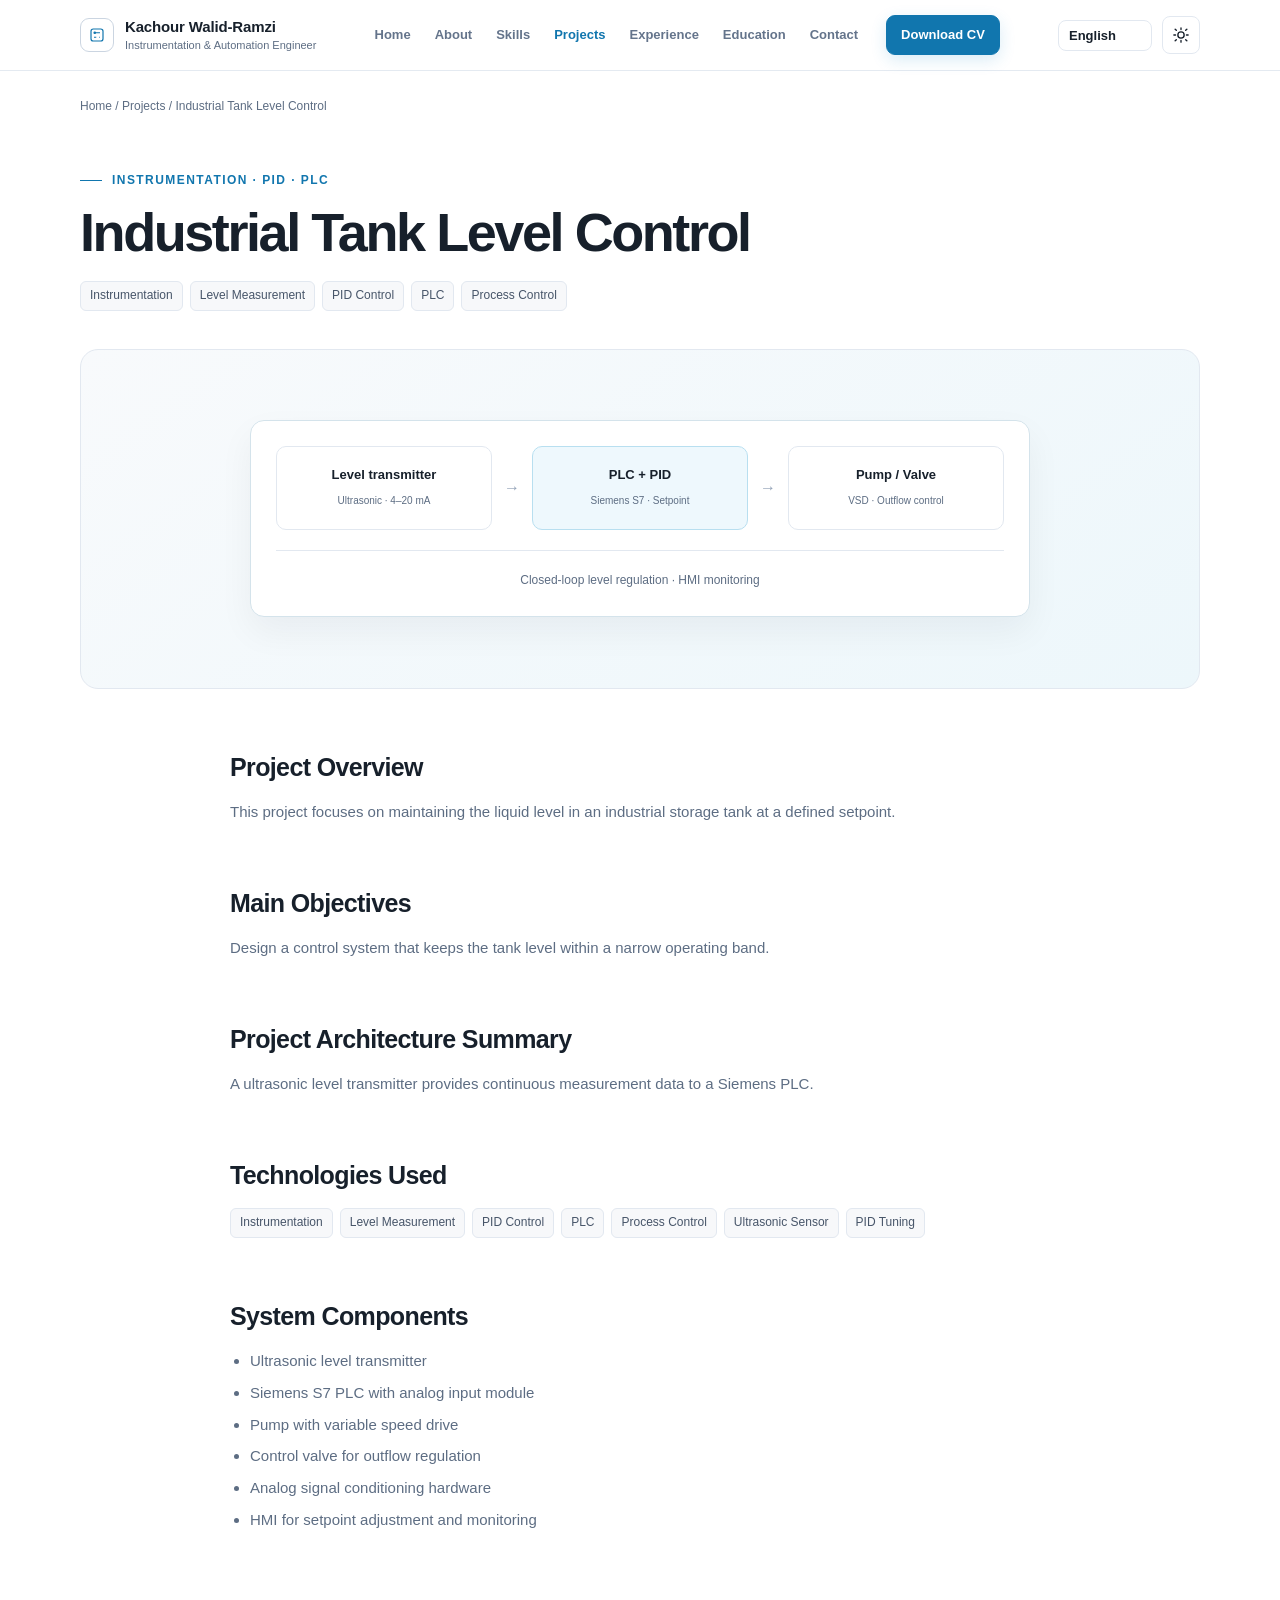
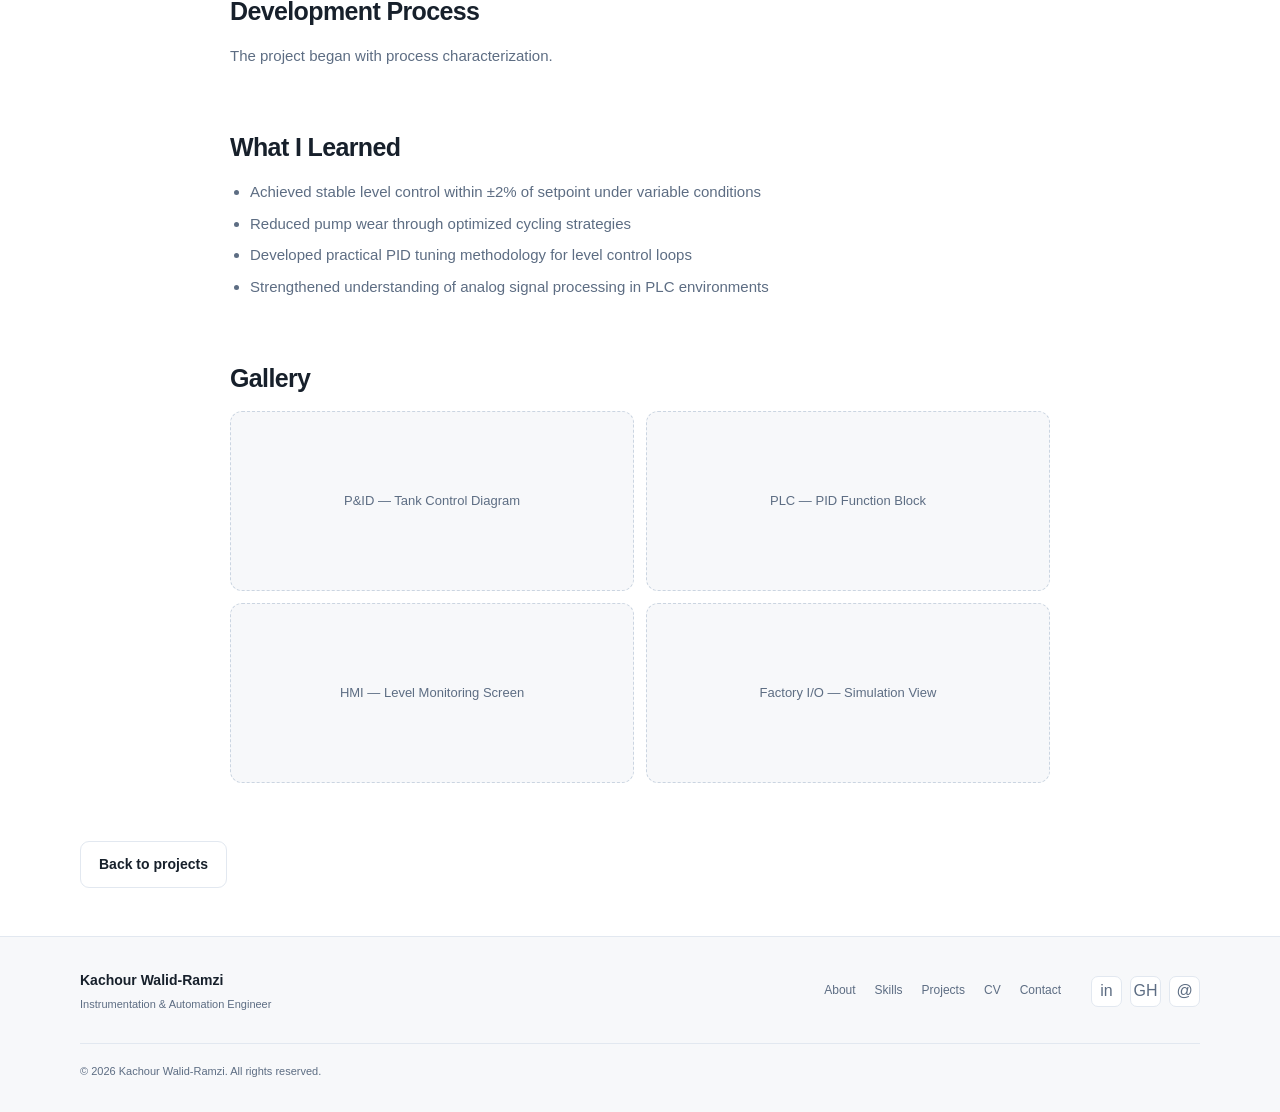
<file: projects/industrial-tank-level-control.html>
<!DOCTYPE html>
<html lang="en">
<head>
  <meta charset="UTF-8">
  <meta name="viewport" content="width=device-width, initial-scale=1.0">
  <title data-i18n="projects.tank.title">Industrial Tank Level Control — Portfolio</title>
  <meta name="description" content="Maintaining liquid level at setpoint via level measurement, control logic, and pump control using PID regulation in a PLC environment.">
  <meta property="og:title" content="Industrial Tank Level Control — Portfolio">
  <meta property="og:description" content="Maintaining liquid level at setpoint via level measurement, control logic, and pump control using PID regulation in a PLC environment.">
  <meta property="og:type" content="article">
  <meta property="og:url" content="https://walid-ramzi.github.io/Portfolio/projects/industrial-tank-level-control.html">
  <meta property="og:image" content="https://walid-ramzi.github.io/Portfolio/assets/og-image.png">
  <meta property="og:image:width" content="1200">
  <meta property="og:image:height" content="630">
  <meta name="twitter:card" content="summary_large_image">
  <meta name="theme-color" content="#ffffff" media="(prefers-color-scheme: light)">
  <meta name="theme-color" content="#0b1322" media="(prefers-color-scheme: dark)">
  <link rel="icon" href="data:image/svg+xml,%3Csvg xmlns='http://www.w3.org/2000/svg' viewBox='0 0 100 100'%3E%3Crect width='100' height='100' rx='12' fill='%230EA5E9'/%3E%3Ctext x='50' y='68' font-size='50' text-anchor='middle' fill='white' font-family='sans-serif' font-weight='600'%3EE%3C/text%3E%3C/svg%3E">
  <script>
    // Applied synchronously, before CSS paints, so the page never flashes
    // light-then-dark (or dark-then-light) on load.
    (function () {
      try {
        var saved = localStorage.getItem('theme');
        var theme = saved || (window.matchMedia('(prefers-color-scheme: dark)').matches ? 'dark' : 'light');
        if (theme === 'dark') document.documentElement.setAttribute('data-theme', 'dark');
      } catch (e) { /* localStorage unavailable (private mode, etc.) — default to light */ }
    })();
  </script>
  <link rel="stylesheet" href="../css/styles.css">
  <script src="../js/i18n.js"></script>
</head>
<body>
<a class="skip-link" href="#main" data-i18n="a11y.skipToContent">Skip to main content</a>

  <header class="header">
  <div class="container header-inner">
    <a class="brand" href="../index.html#hero">
      <span class="brand-mark"><svg viewBox="0 0 24 24" fill="none" stroke="currentColor" stroke-width="1.6"><rect x="4" y="4" width="16" height="16" rx="3"/><path d="M8 9h8M8 15h3M15 15h1"/><circle cx="9" cy="9" r="1"/></svg></span>
      <span class="brand-text"><span class="brand-name">Kachour Walid-Ramzi</span><span class="brand-title">Instrumentation &amp; Automation Engineer</span></span>
    </a>
    <nav class="header-nav">
      <a href="../index.html#hero" data-i18n="nav.home">Home</a>
      <a href="../index.html#about" data-i18n="nav.about">About</a>
      <a href="../index.html#skills" data-i18n="nav.skills">Skills</a>
      <a href="../index.html#projects" class="active" data-i18n="nav.projects">Projects</a>
      <a href="../index.html#experience" data-i18n="nav.experience">Experience</a>
      <a href="../index.html#education" data-i18n="nav.education">Education</a>
      <a href="../index.html#contact" data-i18n="nav.contact">Contact</a>
      <a href="../assets/cv.pdf" class="btn btn-filled btn-small" download data-i18n="nav.downloadCV">Download CV</a>
    </nav>
    <div class="header-controls">
      <div class="lang-selector-wrap">
        <label for="languageSelector" class="visually-hidden" data-i18n="language.selector">Language</label>
        <select id="languageSelector" class="lang-select" aria-label="Select language">
          <option value="en" data-i18n="language.en">English</option>
          <option value="fr" data-i18n="language.fr">Français</option>
          <option value="ar" data-i18n="language.ar">العربية</option>
        </select>
      </div>
      <button id="themeToggle" class="theme-toggle" type="button" aria-label="Switch to dark theme" aria-pressed="false">
        <svg class="theme-toggle-icon theme-icon-sun" viewBox="0 0 24 24" fill="none" stroke="currentColor" stroke-width="1.8" stroke-linecap="round"><circle cx="12" cy="12" r="4.2"/><path d="M12 2.5v2.2M12 19.3v2.2M4.2 4.2l1.6 1.6M18.2 18.2l1.6 1.6M2.5 12h2.2M19.3 12h2.2M4.2 19.8l1.6-1.6M18.2 5.8l1.6-1.6"/></svg>
        <svg class="theme-toggle-icon theme-icon-moon" viewBox="0 0 24 24" fill="none" stroke="currentColor" stroke-width="1.8" stroke-linecap="round" stroke-linejoin="round"><path d="M20 14.5A8.5 8.5 0 1 1 9.5 4a6.8 6.8 0 0 0 10.5 10.5z"/></svg>
      </button>
      <button class="hamburger"><svg viewBox="0 0 24 24" fill="none" stroke="currentColor" stroke-width="2"><path d="M4 7h16M4 12h16M4 17h16"/></svg></button>
    </div>
  </div>
</header>
<nav id="mobileNav" class="mobile-nav">
  <a href="../index.html#hero" data-i18n="nav.home">Home</a>
  <a href="../index.html#about" data-i18n="nav.about">About</a>
  <a href="../index.html#skills" data-i18n="nav.skills">Skills</a>
  <a href="../index.html#projects" data-i18n="nav.projects">Projects</a>
  <a href="../index.html#experience" data-i18n="nav.experience">Experience</a>
  <a href="../index.html#education" data-i18n="nav.education">Education</a>
  <a href="../index.html#contact" data-i18n="nav.contact">Contact</a>
  <a href="../assets/cv.pdf" class="btn btn-filled" download data-i18n="nav.downloadCV">Download CV</a>
</nav>

<main id="main" tabindex="-1">

    <div class="container breadcrumb-wrap">
      <nav class="breadcrumb"><a href="../index.html" data-i18n="nav.home">Home</a> / <a href="../index.html#projects" data-i18n="nav.projects">Projects</a> / <span data-i18n="projects.tank.breadcrumb">Industrial Tank Level Control</span></nav>
    </div>

    <section class="project-detail-header">
      <div class="container">
        <p class="section-kicker" data-i18n="projects.tank.eyebrow">Instrumentation · PID · Process Control</p>
        <h1 data-i18n="projects.tank.title">Industrial Tank Level Control</h1>
        <div class="project-detail-meta">
          <span class="tag">Instrumentation</span>
          <span class="tag">Level Measurement</span>
          <span class="tag">PID Control</span>
          <span class="tag">PLC</span>
          <span class="tag">Process Control</span>
        </div>
      </div>
    </section>

    <div class="container">
      <div class="project-detail-hero fade-in">
        <div class="detail-visual">
          <div class="detail-visual-grid">
            <div class="detail-node"><strong data-i18n="projectDetail.diagram.tank.n1t">Level transmitter</strong><span data-i18n="projectDetail.diagram.tank.n1s">Ultrasonic · 4–20 mA</span></div>
            <div class="detail-arrow" aria-hidden="true">→</div>
            <div class="detail-node primary"><strong data-i18n="projectDetail.diagram.tank.n2t">PLC + PID</strong><span data-i18n="projectDetail.diagram.tank.n2s">Siemens S7 · Setpoint</span></div>
            <div class="detail-arrow" aria-hidden="true">→</div>
            <div class="detail-node"><strong data-i18n="projectDetail.diagram.tank.n3t">Pump / Valve</strong><span data-i18n="projectDetail.diagram.tank.n3s">VSD · Outflow control</span></div>
          </div>
          <div style="height:1px;background:var(--line);margin:20px 0"></div>
          <div style="text-align:center;font-size:12px;color:var(--muted)" data-i18n="projectDetail.diagram.tank.caption">Closed-loop level regulation · HMI monitoring</div>
        </div>
      </div>

      <div class="project-detail-section">
        <h2 data-i18n="projectDetail.overview">Project Overview</h2>
        <p data-i18n="projects.tank.detail.overview">This project focuses on maintaining the liquid level in an industrial storage tank at a defined setpoint. A level sensor continuously measures the tank's fill state, and a PLC implements PID control logic to regulate a pump, ensuring stable and accurate level management.</p>
      </div>

      <div class="project-detail-section">
        <h2 data-i18n="projectDetail.objectives">Main Objectives</h2>
        <p data-i18n="projects.tank.detail.objective">Design a control system that keeps the tank level within a narrow operating band despite varying inflow and outflow conditions, preventing overflow or underflow while minimizing pump cycling.</p>
      </div>

      <div class="project-detail-section">
        <h2 data-i18n="projectDetail.summary">Solution</h2>
        <p data-i18n="projects.tank.detail.solution">A ultrasonic level transmitter provides continuous measurement data to a Siemens PLC. A PID control loop processes the level signal and adjusts the pump output to maintain the setpoint. Proportional, integral, and derivative gains were tuned to achieve stable response without excessive oscillation.</p>
      </div>

      <div class="project-detail-section">
        <h2 data-i18n="projectDetail.technologies">Technologies Used</h2>
        <div class="tech-list">
          <span class="tag">Instrumentation</span>
          <span class="tag">Level Measurement</span>
          <span class="tag">PID Control</span>
          <span class="tag">PLC</span>
          <span class="tag">Process Control</span>
          <span class="tag">Ultrasonic Sensor</span>
          <span class="tag">PID Tuning</span>
        </div>
      </div>

      <div class="project-detail-section">
        <h2 data-i18n="projectDetail.systemComponents">System Components</h2>
        <ul class="component-list">
          <li data-i18n="projectDetail.tankComponents.0">Ultrasonic level transmitter</li>
          <li data-i18n="projectDetail.tankComponents.1">Siemens S7 PLC with analog input module</li>
          <li data-i18n="projectDetail.tankComponents.2">Pump with variable speed drive</li>
          <li data-i18n="projectDetail.tankComponents.3">Control valve for outflow regulation</li>
          <li data-i18n="projectDetail.tankComponents.4">Analog signal conditioning hardware</li>
          <li data-i18n="projectDetail.tankComponents.5">HMI for setpoint adjustment and monitoring</li>
        </ul>
      </div>

      <div class="project-detail-section">
        <h2 data-i18n="projectDetail.development">Development Process</h2>
        <p data-i18n="projects.tank.detail.approach">The project began with process characterization — identifying the tank's dynamics, response times, and disturbance sources. The PID parameters were tuned systematically: starting with proportional-only control, then adding integral action to eliminate steady-state error, and finally adjusting derivative to improve settling time. Simulation in Factory I/O validated the control strategy before physical commissioning.</p>
      </div>

      <div class="project-detail-section">
        <h2 data-i18n="projectDetail.learnings">What I Learned</h2>
        <ul class="results-list">
          <li data-i18n="projectDetail.tankLearnings.0">Achieved stable level control within ±2% of setpoint under variable conditions</li>
          <li data-i18n="projectDetail.tankLearnings.1">Reduced pump wear through optimized cycling strategies</li>
          <li data-i18n="projectDetail.tankLearnings.2">Developed practical PID tuning methodology for level control loops</li>
          <li data-i18n="projectDetail.tankLearnings.3">Strengthened understanding of analog signal processing in PLC environments</li>
        </ul>
      </div>

      <div class="project-detail-section">
        <h2 data-i18n="projectDetail.gallery">Gallery</h2>
        <div class="gallery">
          <div class="gallery-item" data-i18n="projectDetail.galleryItems.tank.0">P&ID — Tank Control Diagram</div>
          <div class="gallery-item" data-i18n="projectDetail.galleryItems.tank.1">PLC — PID Function Block</div>
          <div class="gallery-item" data-i18n="projectDetail.galleryItems.tank.2">HMI — Level Monitoring Screen</div>
          <div class="gallery-item" data-i18n="projectDetail.galleryItems.tank.3">Factory I/O — Simulation View</div>
        </div>
      </div>

      <div style="margin: 48px 0;">
        <a href="../index.html#projects" class="btn btn-outlined" data-i18n="projectDetail.back">← Back to Projects</a>
      </div>
    </div>

  </main>

  <footer class="footer">
  <div class="container footer-inner">
    <div><span class="footer-brand-name" data-i18n="footer.name">Kachour Walid-Ramzi</span><span class="footer-brand-title">Instrumentation &amp; Automation Engineer</span></div>
    <nav class="footer-links">
      <a href="../index.html#about" data-i18n="footer.links.about">About</a>
      <a href="../index.html#skills" data-i18n="footer.links.skills">Skills</a>
      <a href="../index.html#projects" data-i18n="footer.links.projects">Projects</a>
      <a href="../assets/cv.pdf" download data-i18n="footer.links.cv">CV</a>
      <a href="../index.html#contact" data-i18n="footer.links.contact">Contact</a>
    </nav>
    <div class="footer-social"><a href="https://linkedin.com" target="_blank">in</a><a href="https://github.com" target="_blank">GH</a><a href="mailto:kachourwalidramzi@gmail.com">@</a></div>
    <div class="footer-bottom" data-i18n="footer.copyright">2026 Kachour Walid-Ramzi. All rights reserved.</div>
  </div>
</footer>

  <script src="../js/main.js"></script>
</body>
</file>
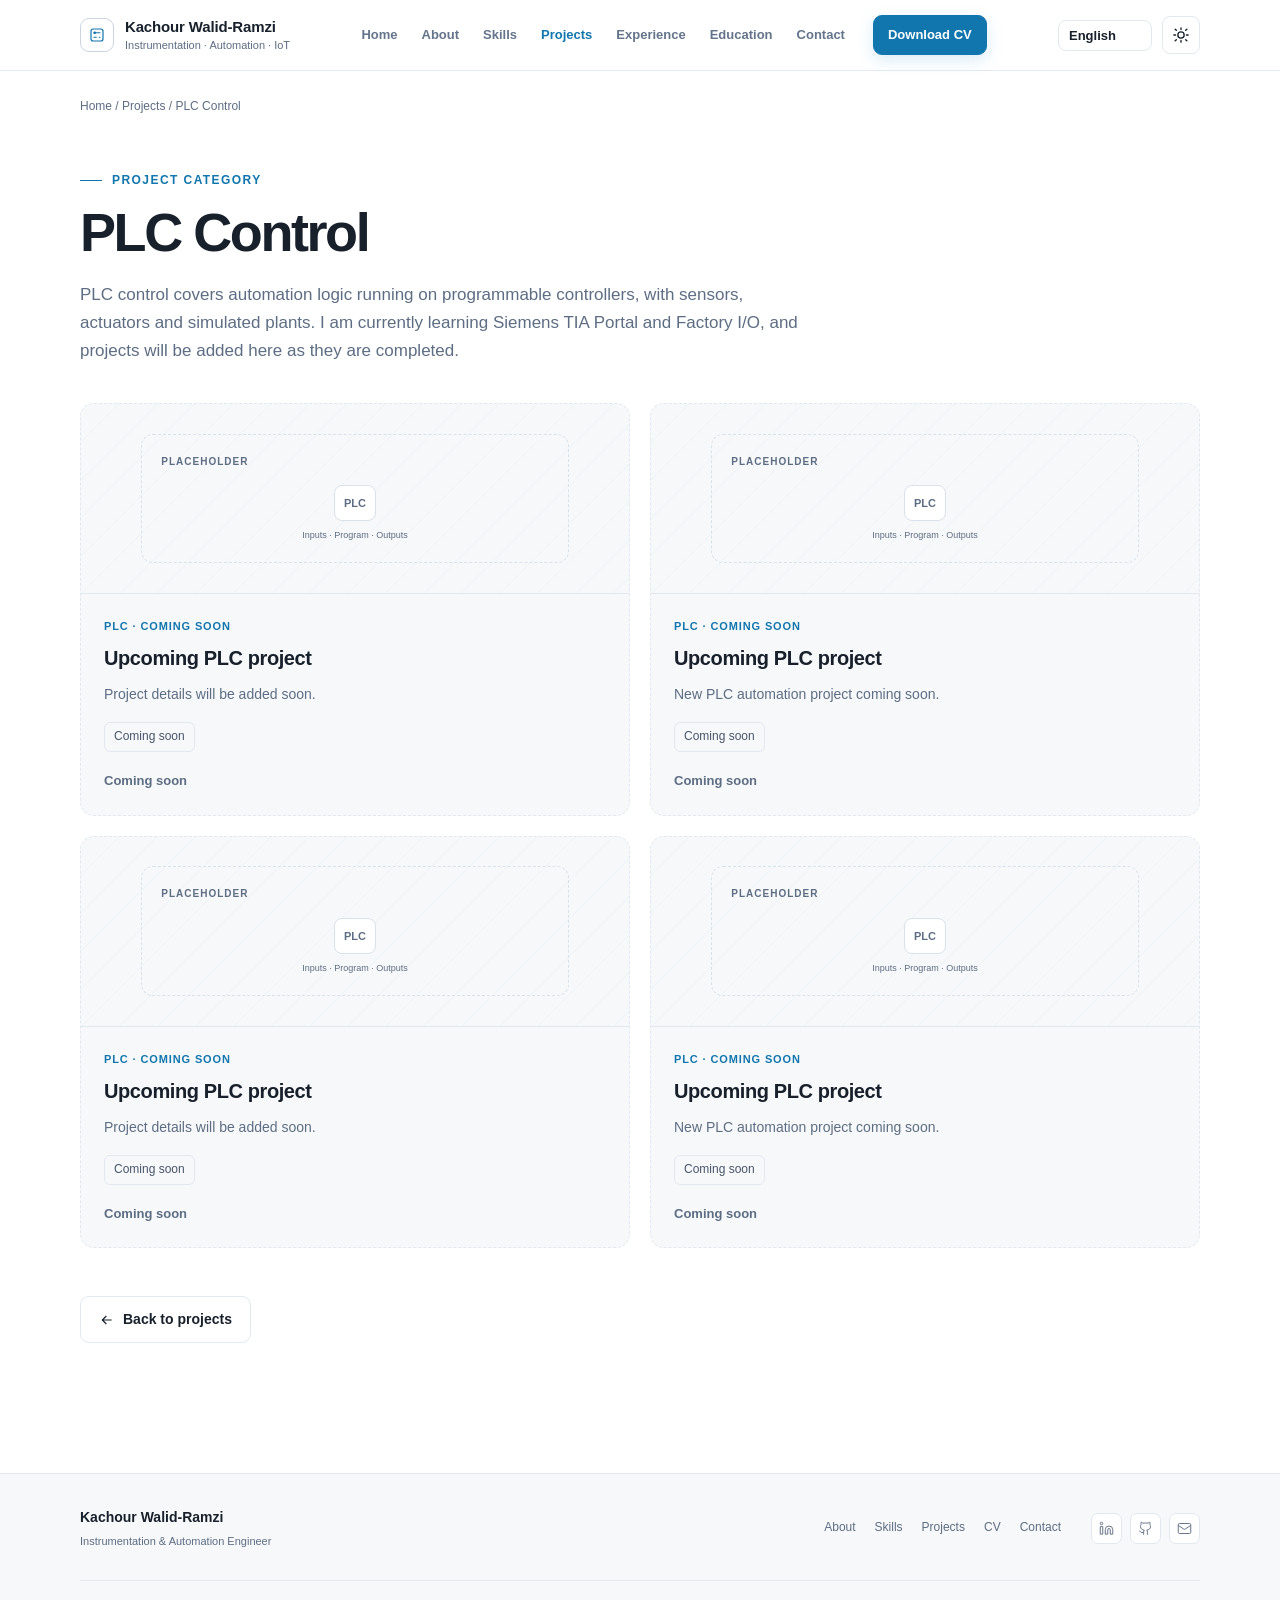
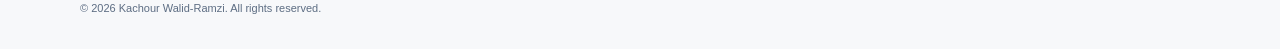
<file: projects/plc-control.html>
<!DOCTYPE html>
<html lang="en">
<head>
  <meta charset="UTF-8">
  <meta name="viewport" content="width=device-width, initial-scale=1.0">
  <title data-i18n="categoryPages.plc.title">PLC Control</title>
  <meta name="description" content="PLC control projects by Kachour Walid-Ramzi. Project pages are coming soon.">
  <meta property="og:title" content="PLC Control — Portfolio">
  <meta property="og:description" content="PLC control projects by Kachour Walid-Ramzi. Project pages are coming soon.">
  <meta property="og:type" content="article">
  <meta property="og:url" content="https://walid-ramzi.github.io/Portfolio/projects/plc-control.html">
  <meta property="og:image" content="https://walid-ramzi.github.io/Portfolio/assets/og-image.png">
  <meta property="og:image:width" content="1200">
  <meta property="og:image:height" content="630">
  <meta name="twitter:card" content="summary_large_image">
  <meta name="theme-color" content="#ffffff" media="(prefers-color-scheme: light)">
  <meta name="theme-color" content="#0b1322" media="(prefers-color-scheme: dark)">
  <link rel="icon" href="data:image/svg+xml,%3Csvg xmlns='http://www.w3.org/2000/svg' viewBox='0 0 100 100'%3E%3Crect width='100' height='100' rx='12' fill='%230EA5E9'/%3E%3Ctext x='50' y='68' font-size='50' text-anchor='middle' fill='white' font-family='sans-serif' font-weight='600'%3EE%3C/text%3E%3C/svg%3E">
  <script>
    // Applied synchronously, before CSS paints, so the page never flashes
    // light-then-dark (or dark-then-light) on load.
    (function () {
      try {
        var saved = localStorage.getItem('theme');
        var theme = saved || (window.matchMedia('(prefers-color-scheme: dark)').matches ? 'dark' : 'light');
        if (theme === 'dark') document.documentElement.setAttribute('data-theme', 'dark');
      } catch (e) { /* localStorage unavailable — default to light */ }
    })();
  </script>
  <link rel="stylesheet" href="../css/styles.css">
  <script src="../js/i18n.js"></script>
</head>
<body>
<a class="skip-link" href="#main" data-i18n="a11y.skipToContent">Skip to main content</a>
  <header class="header">
    <div class="container header-inner">
      <a class="brand" href="../index.html#hero" aria-label="Kachour Walid-Ramzi home">
        <span class="brand-mark" aria-hidden="true">
          <svg viewBox="0 0 24 24" fill="none" stroke="currentColor" stroke-width="1.6" stroke-linecap="round"
            stroke-linejoin="round">
            <rect x="4" y="4" width="16" height="16" rx="3" />
            <path d="M8 9h8M8 15h3M15 15h1" />
            <circle cx="9" cy="9" r="1" />
          </svg>
        </span>
        <span class="brand-text"><span class="brand-name">Kachour Walid-Ramzi</span><span class="brand-title"
            data-i18n="hero.kicker">Instrumentation & Automation Engineer</span></span>
      </a>
      <nav class="header-nav" aria-label="Main navigation">
        <a href="../index.html#hero" data-i18n="nav.home">Home</a>
        <a href="../index.html#about" data-i18n="nav.about">About</a>
        <a href="../index.html#skills" data-i18n="nav.skills">Skills</a>
        <a href="../index.html#projects" class="active" data-i18n="nav.projects">Projects</a>
        <a href="../index.html#experience" data-i18n="nav.experience">Experience</a>
        <a href="../index.html#education" data-i18n="nav.education">Education</a>
        <a href="../index.html#contact" data-i18n="nav.contact">Contact</a>
        <a href="../assets/cv.pdf" class="btn btn-filled btn-small" download data-i18n="nav.downloadCV">Download CV</a>
      </nav>
      <div class="header-controls">
        <div class="lang-selector-wrap">
          <label for="languageSelector" class="visually-hidden" data-i18n="language.selector">Language</label>
          <select id="languageSelector" class="lang-select" aria-label="Select language">
            <option value="en" data-i18n="language.en">English</option>
            <option value="fr" data-i18n="language.fr">Français</option>
            <option value="ar" data-i18n="language.ar">العربية</option>
          </select>
        </div>
        <button id="themeToggle" class="theme-toggle" type="button" aria-label="Switch to dark theme"
          aria-pressed="false">
          <svg class="theme-toggle-icon theme-icon-sun" viewBox="0 0 24 24" fill="none" stroke="currentColor"
            stroke-width="1.8" stroke-linecap="round">
            <circle cx="12" cy="12" r="4.2" />
            <path d="M12 2.5v2.2M12 19.3v2.2M4.2 4.2l1.6 1.6M18.2 18.2l1.6 1.6M2.5 12h2.2M19.3 12h2.2M4.2 19.8l1.6-1.6M18.2 5.8l1.6-1.6" />
          </svg>
          <svg class="theme-toggle-icon theme-icon-moon" viewBox="0 0 24 24" fill="none" stroke="currentColor"
            stroke-width="1.8" stroke-linecap="round" stroke-linejoin="round">
            <path d="M20 14.5A8.5 8.5 0 1 1 9.5 4a6.8 6.8 0 0 0 10.5 10.5z" />
          </svg>
        </button>
        <button class="hamburger" aria-label="Open menu" aria-expanded="false" type="button"><svg
            viewBox="0 0 24 24" fill="none" stroke="currentColor" stroke-width="2" stroke-linecap="round">
            <path d="M4 7h16M4 12h16M4 17h16" />
          </svg></button>
      </div>
    </div>
  </header>
  <nav id="mobileNav" class="mobile-nav" aria-label="Mobile navigation">
    <a href="../index.html#hero" data-i18n="nav.home">Home</a>
    <a href="../index.html#about" data-i18n="nav.about">About</a>
    <a href="../index.html#skills" data-i18n="nav.skills">Skills</a>
    <a href="../index.html#projects" data-i18n="nav.projects">Projects</a>
    <a href="../index.html#experience" data-i18n="nav.experience">Experience</a>
    <a href="../index.html#education" data-i18n="nav.education">Education</a>
    <a href="../index.html#contact" data-i18n="nav.contact">Contact</a>
    <a href="../assets/cv.pdf" class="btn btn-filled" download data-i18n="nav.downloadCV">Download CV</a>
  </nav>

<main id="main" tabindex="-1">
<div class="container breadcrumb-wrap"><nav class="breadcrumb" aria-label="Breadcrumb"><a href="../index.html" data-i18n="nav.home">Home</a> / <a href="../index.html#projects" data-i18n="nav.projects">Projects</a> / <span aria-current="page" data-i18n="categoryPages.plc.title">PLC Control</span></nav></div>
    <section class="project-detail-header">
      <div class="container">
        <p class="section-kicker" data-i18n="projects.categoryLabel">Project category</p>
        <h1 data-i18n="categoryPages.plc.title">PLC Control</h1>
        <p class="category-intro" data-i18n="categoryPages.plc.intro">PLC control covers automation logic running on programmable controllers, with sensors, actuators and simulated plants. I am currently learning Siemens TIA Portal and Factory I/O, and projects will be added here as they are completed.</p>
      </div>
    </section>
    <section class="category-section" aria-label="PLC Control">
      <div class="container">
        <!-- PROJECT GRID: add one <article class="project-card category-card"> per project (copy an existing one). -->
        <div class="projects-grid category-grid">
          <article class="project-card category-card project-card--placeholder">
            <div class="project-art" aria-hidden="true"><div class="art-panel">
                <div class="art-title" data-i18n="categoryPages.phArt">Placeholder</div>
                <div class="art-flow"><span class="art-box">PLC</span></div>
                <div class="art-caption" data-i18n="classicProject.art.capPlc">Inputs · Program · Outputs</div>
            </div></div>
            <div class="project-body">
              <div class="project-eyebrow" data-i18n="categoryPages.phEyebrow">PLC · Coming soon</div>
              <h3 data-i18n="categoryPages.phTitle">Upcoming PLC project</h3>
              <p data-i18n="categoryPages.phDesc0">Project details will be added soon.</p>
              <div class="project-tags"><span class="tag" data-i18n="categoryPages.soon">Coming soon</span></div>
              <span class="project-link is-disabled" aria-disabled="true" data-i18n="categoryPages.soon">Coming soon</span>
            </div>
          </article>
          <article class="project-card category-card project-card--placeholder">
            <div class="project-art" aria-hidden="true"><div class="art-panel">
                <div class="art-title" data-i18n="categoryPages.phArt">Placeholder</div>
                <div class="art-flow"><span class="art-box">PLC</span></div>
                <div class="art-caption" data-i18n="classicProject.art.capPlc">Inputs · Program · Outputs</div>
            </div></div>
            <div class="project-body">
              <div class="project-eyebrow" data-i18n="categoryPages.phEyebrow">PLC · Coming soon</div>
              <h3 data-i18n="categoryPages.phTitle">Upcoming PLC project</h3>
              <p data-i18n="categoryPages.phDesc1">New PLC automation project coming soon.</p>
              <div class="project-tags"><span class="tag" data-i18n="categoryPages.soon">Coming soon</span></div>
              <span class="project-link is-disabled" aria-disabled="true" data-i18n="categoryPages.soon">Coming soon</span>
            </div>
          </article>
          <article class="project-card category-card project-card--placeholder">
            <div class="project-art" aria-hidden="true"><div class="art-panel">
                <div class="art-title" data-i18n="categoryPages.phArt">Placeholder</div>
                <div class="art-flow"><span class="art-box">PLC</span></div>
                <div class="art-caption" data-i18n="classicProject.art.capPlc">Inputs · Program · Outputs</div>
            </div></div>
            <div class="project-body">
              <div class="project-eyebrow" data-i18n="categoryPages.phEyebrow">PLC · Coming soon</div>
              <h3 data-i18n="categoryPages.phTitle">Upcoming PLC project</h3>
              <p data-i18n="categoryPages.phDesc0">Project details will be added soon.</p>
              <div class="project-tags"><span class="tag" data-i18n="categoryPages.soon">Coming soon</span></div>
              <span class="project-link is-disabled" aria-disabled="true" data-i18n="categoryPages.soon">Coming soon</span>
            </div>
          </article>
          <article class="project-card category-card project-card--placeholder">
            <div class="project-art" aria-hidden="true"><div class="art-panel">
                <div class="art-title" data-i18n="categoryPages.phArt">Placeholder</div>
                <div class="art-flow"><span class="art-box">PLC</span></div>
                <div class="art-caption" data-i18n="classicProject.art.capPlc">Inputs · Program · Outputs</div>
            </div></div>
            <div class="project-body">
              <div class="project-eyebrow" data-i18n="categoryPages.phEyebrow">PLC · Coming soon</div>
              <h3 data-i18n="categoryPages.phTitle">Upcoming PLC project</h3>
              <p data-i18n="categoryPages.phDesc1">New PLC automation project coming soon.</p>
              <div class="project-tags"><span class="tag" data-i18n="categoryPages.soon">Coming soon</span></div>
              <span class="project-link is-disabled" aria-disabled="true" data-i18n="categoryPages.soon">Coming soon</span>
            </div>
          </article>
        </div>
        <div class="back-link-row">
          <a href="../index.html#projects" class="btn btn-outlined"><svg class="back-arrow" viewBox="0 0 24 24" fill="none" stroke="currentColor" stroke-width="1.8" aria-hidden="true"><path d="M19 12H6M11 6l-6 6 6 6"/></svg><span data-i18n="projectDetail.back">Back to projects</span></a>
        </div>
      </div>
    </section>
</main>

<footer class="footer">
    <div class="container footer-inner">
      <div><span class="footer-brand-name" data-i18n="footer.name">Kachour Walid-Ramzi</span><span
          class="footer-brand-title" data-i18n="footer.title">Instrumentation &amp; Automation Engineer</span></div>
      <nav class="footer-links"><a href="../index.html#about" data-i18n="footer.links.about">About</a><a href="../index.html#skills"
          data-i18n="footer.links.skills">Skills</a><a href="../index.html#projects" data-i18n="footer.links.projects">Projects</a><a
          href="../assets/cv.pdf" download data-i18n="footer.links.cv">CV</a><a href="../index.html#contact"
          data-i18n="footer.links.contact">Contact</a></nav>
      <div class="footer-social"><a href="https://linkedin.com" target="_blank" rel="noopener"
          aria-label="LinkedIn"><svg viewBox="0 0 24 24" fill="none" stroke="currentColor" stroke-width="1.5">
            <path d="M16 8a6 6 0 0 1 6 6v7h-4v-7a2 2 0 0 0-2-2 2 2 0 0 0-2 2v7h-4v-7a6 6 0 0 1 6-6ZM2 9h4v12H2z" />
            <circle cx="4" cy="4" r="2" />
          </svg></a><a href="https://github.com" target="_blank" rel="noopener" aria-label="GitHub"><svg
            viewBox="0 0 24 24" fill="none" stroke="currentColor" stroke-width="1.5">
            <path
              d="M15 22v-4a4.8 4.8 0 0 0-1-3.5c3 0 6-2 6-5.5.1-1.2-.3-2.5-1-3.5.3-1.2.3-2.4 0-3.5 0 0-1 0-3 1.5-2.6-.5-5.4-.5-8 0C6 2 5 2 5 2c-.3 1.2-.3 2.4 0 3.5A5.4 5.4 0 0 0 4 9c0 3.5 3 5.5 6 5.5-.4.5-.7 1.1-.8 1.7-.2.6-.2 1.2-.2 1.8v4" />
            <path d="M9 18c-4.5 2-5-2-7-2" />
          </svg></a><a href="mailto:kachourwalidramzi@gmail.com" aria-label="Email"><svg viewBox="0 0 24 24" fill="none"
            stroke="currentColor" stroke-width="1.5">
            <rect x="2" y="4" width="20" height="16" rx="2" />
            <path d="m22 7-9 6a2 2 0 0 1-2 0L2 7" />
          </svg></a></div>
      <div class="footer-bottom" data-i18n="footer.copyright">© 2026 Kachour Walid-Ramzi. All rights reserved.</div>
    </div>
  </footer>

<script src="../js/main.js"></script>
</body>
</html>
</file>
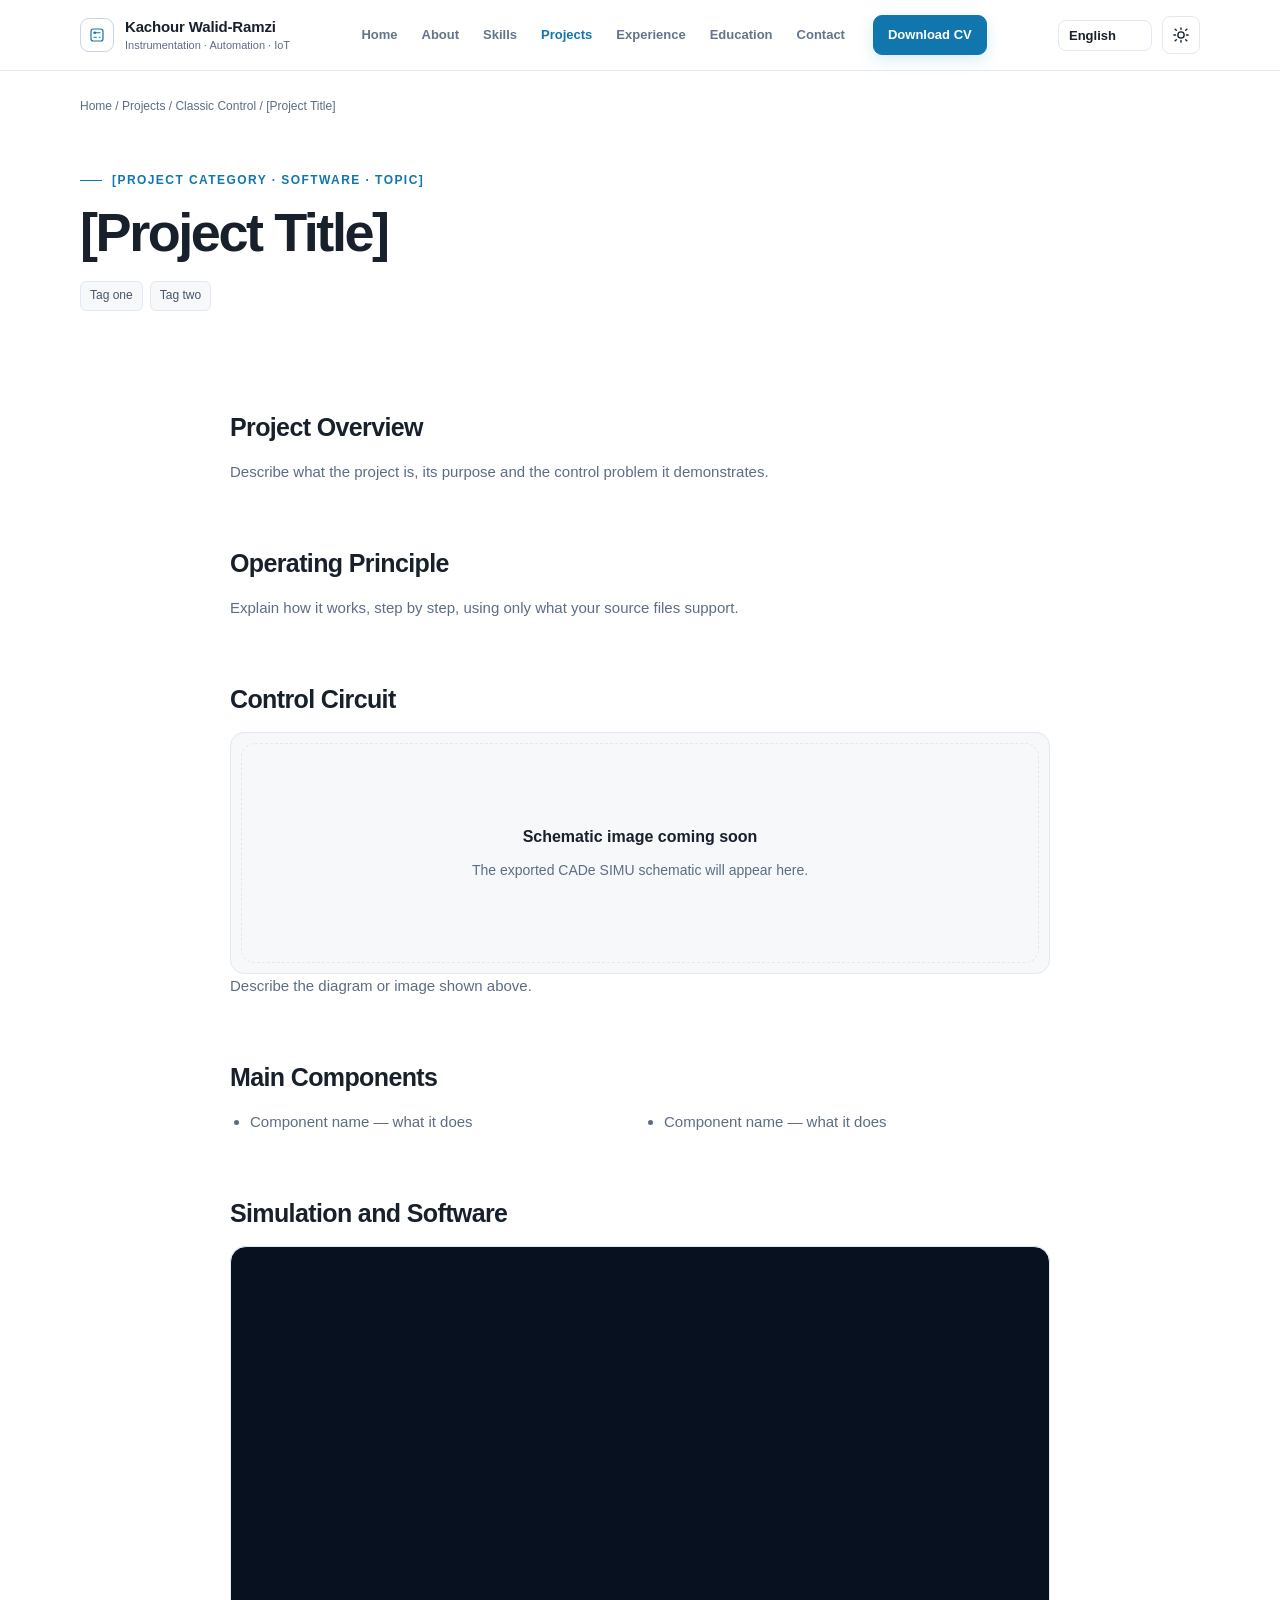
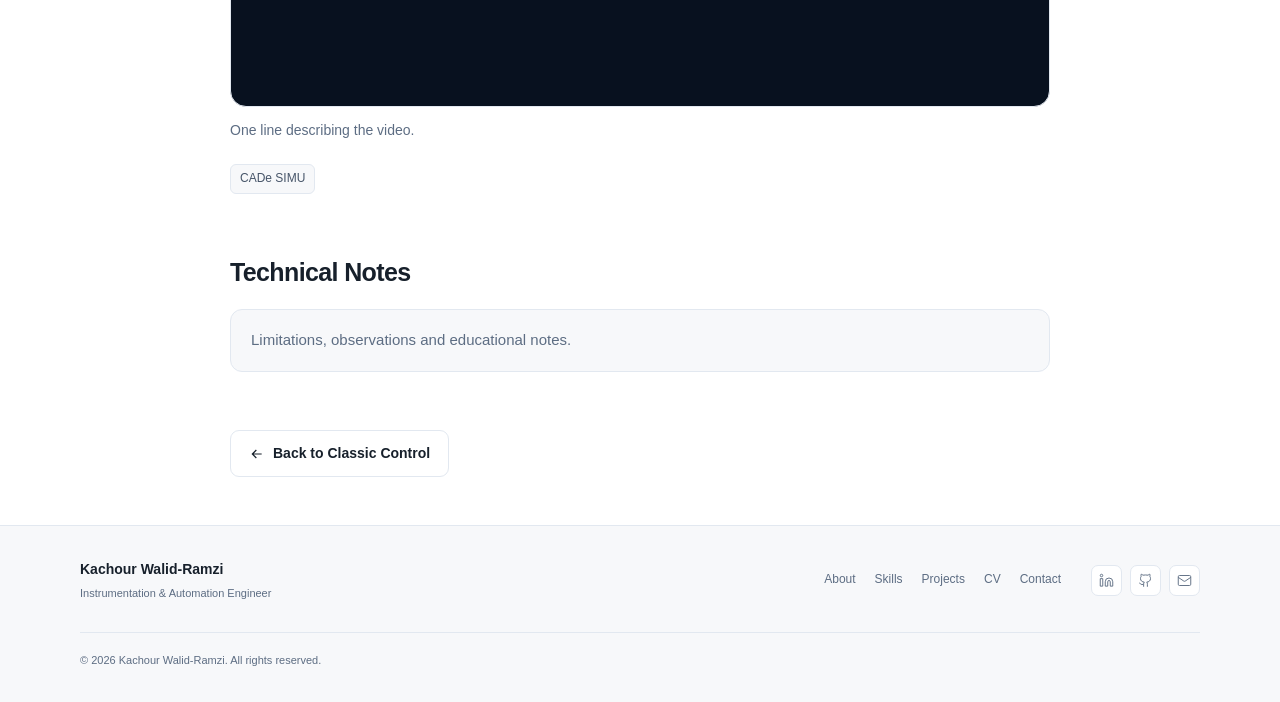
<file: projects/project-detail-template.html>
<!DOCTYPE html>
<html lang="en">
<head>
  <meta charset="UTF-8">
  <meta name="viewport" content="width=device-width, initial-scale=1.0">
  <title data-i18n="myProject.title">[Project Title]</title>
  <meta name="description" content="Project page template.">
  <meta name="robots" content="noindex">
  <meta property="og:title" content="[Project Title] — Portfolio">
  <meta property="og:description" content="Project page template.">
  <meta property="og:type" content="article">
  <meta property="og:url" content="https://walid-ramzi.github.io/Portfolio/projects/project-detail-template.html">
  <meta property="og:image" content="https://walid-ramzi.github.io/Portfolio/assets/og-image.png">
  <meta property="og:image:width" content="1200">
  <meta property="og:image:height" content="630">
  <meta name="twitter:card" content="summary_large_image">
  <meta name="theme-color" content="#ffffff" media="(prefers-color-scheme: light)">
  <meta name="theme-color" content="#0b1322" media="(prefers-color-scheme: dark)">
  <link rel="icon" href="data:image/svg+xml,%3Csvg xmlns='http://www.w3.org/2000/svg' viewBox='0 0 100 100'%3E%3Crect width='100' height='100' rx='12' fill='%230EA5E9'/%3E%3Ctext x='50' y='68' font-size='50' text-anchor='middle' fill='white' font-family='sans-serif' font-weight='600'%3EE%3C/text%3E%3C/svg%3E">
  <script>
    // Applied synchronously, before CSS paints, so the page never flashes
    // light-then-dark (or dark-then-light) on load.
    (function () {
      try {
        var saved = localStorage.getItem('theme');
        var theme = saved || (window.matchMedia('(prefers-color-scheme: dark)').matches ? 'dark' : 'light');
        if (theme === 'dark') document.documentElement.setAttribute('data-theme', 'dark');
      } catch (e) { /* localStorage unavailable — default to light */ }
    })();
  </script>
  <link rel="stylesheet" href="../../../css/styles.css">
  <script src="../../../js/i18n.js"></script>
</head>
<body>
<a class="skip-link" href="#main" data-i18n="a11y.skipToContent">Skip to main content</a>
  <header class="header">
    <div class="container header-inner">
      <a class="brand" href="../../../index.html#hero" aria-label="Kachour Walid-Ramzi home">
        <span class="brand-mark" aria-hidden="true">
          <svg viewBox="0 0 24 24" fill="none" stroke="currentColor" stroke-width="1.6" stroke-linecap="round"
            stroke-linejoin="round">
            <rect x="4" y="4" width="16" height="16" rx="3" />
            <path d="M8 9h8M8 15h3M15 15h1" />
            <circle cx="9" cy="9" r="1" />
          </svg>
        </span>
        <span class="brand-text"><span class="brand-name">Kachour Walid-Ramzi</span><span class="brand-title"
            data-i18n="hero.kicker">Instrumentation & Automation Engineer</span></span>
      </a>
      <nav class="header-nav" aria-label="Main navigation">
        <a href="../../../index.html#hero" data-i18n="nav.home">Home</a>
        <a href="../../../index.html#about" data-i18n="nav.about">About</a>
        <a href="../../../index.html#skills" data-i18n="nav.skills">Skills</a>
        <a href="../../../index.html#projects" class="active" data-i18n="nav.projects">Projects</a>
        <a href="../../../index.html#experience" data-i18n="nav.experience">Experience</a>
        <a href="../../../index.html#education" data-i18n="nav.education">Education</a>
        <a href="../../../index.html#contact" data-i18n="nav.contact">Contact</a>
        <a href="../../../assets/cv.pdf" class="btn btn-filled btn-small" download data-i18n="nav.downloadCV">Download CV</a>
      </nav>
      <div class="header-controls">
        <div class="lang-selector-wrap">
          <label for="languageSelector" class="visually-hidden" data-i18n="language.selector">Language</label>
          <select id="languageSelector" class="lang-select" aria-label="Select language">
            <option value="en" data-i18n="language.en">English</option>
            <option value="fr" data-i18n="language.fr">Français</option>
            <option value="ar" data-i18n="language.ar">العربية</option>
          </select>
        </div>
        <button id="themeToggle" class="theme-toggle" type="button" aria-label="Switch to dark theme"
          aria-pressed="false">
          <svg class="theme-toggle-icon theme-icon-sun" viewBox="0 0 24 24" fill="none" stroke="currentColor"
            stroke-width="1.8" stroke-linecap="round">
            <circle cx="12" cy="12" r="4.2" />
            <path d="M12 2.5v2.2M12 19.3v2.2M4.2 4.2l1.6 1.6M18.2 18.2l1.6 1.6M2.5 12h2.2M19.3 12h2.2M4.2 19.8l1.6-1.6M18.2 5.8l1.6-1.6" />
          </svg>
          <svg class="theme-toggle-icon theme-icon-moon" viewBox="0 0 24 24" fill="none" stroke="currentColor"
            stroke-width="1.8" stroke-linecap="round" stroke-linejoin="round">
            <path d="M20 14.5A8.5 8.5 0 1 1 9.5 4a6.8 6.8 0 0 0 10.5 10.5z" />
          </svg>
        </button>
        <button class="hamburger" aria-label="Open menu" aria-expanded="false" type="button"><svg
            viewBox="0 0 24 24" fill="none" stroke="currentColor" stroke-width="2" stroke-linecap="round">
            <path d="M4 7h16M4 12h16M4 17h16" />
          </svg></button>
      </div>
    </div>
  </header>
  <nav id="mobileNav" class="mobile-nav" aria-label="Mobile navigation">
    <a href="../../../index.html#hero" data-i18n="nav.home">Home</a>
    <a href="../../../index.html#about" data-i18n="nav.about">About</a>
    <a href="../../../index.html#skills" data-i18n="nav.skills">Skills</a>
    <a href="../../../index.html#projects" data-i18n="nav.projects">Projects</a>
    <a href="../../../index.html#experience" data-i18n="nav.experience">Experience</a>
    <a href="../../../index.html#education" data-i18n="nav.education">Education</a>
    <a href="../../../index.html#contact" data-i18n="nav.contact">Contact</a>
    <a href="../../../assets/cv.pdf" class="btn btn-filled" download data-i18n="nav.downloadCV">Download CV</a>
  </nav>

<main id="main" tabindex="-1">
<!--
  PROJECT PAGE TEMPLATE — see projects/TEMPLATE-GUIDE.md for the full walkthrough.

  1. Copy this file to projects/project_details/<category>/<your-project>.html
     (it is already written for that depth: assets use ../../../).
  2. Search for "myProject" and rename that key prefix (e.g. classicProject.my-slug) everywhere.
  3. Add the keys to js/i18n/en.json, fr.json and ar.json (snippet in the guide).
  4. Replace PROJECT_VIDEO_ID with the YouTube ID, or delete the video block.
  5. Add the project card to the category page and (optional) the sitemap.
  Until the keys exist, the English text written here is shown instead.
-->
<div class="container breadcrumb-wrap"><nav class="breadcrumb" aria-label="Breadcrumb"><a href="../../../index.html" data-i18n="nav.home">Home</a> / <a href="../../../index.html#projects" data-i18n="nav.projects">Projects</a> / <a href="../../classic-control.html" data-i18n="classicProject.common.classicControl">Classic Control</a> / <span aria-current="page" data-i18n="myProject.title">[Project Title]</span></nav></div>
    <section class="project-detail-header">
      <div class="container">
        <p class="section-kicker" data-i18n="myProject.eyebrow">[Project category · Software · Topic]</p>
        <h1 data-i18n="myProject.title">[Project Title]</h1>
        <div class="project-detail-meta"><span class="tag" data-i18n="myProject.tag1">Tag one</span><span class="tag" data-i18n="myProject.tag2">Tag two</span></div>
      </div>
    </section>
    <div class="container">
    <section class="project-detail-section" aria-labelledby="h-overview">
      <h2 id="h-overview" data-i18n="classicProject.common.overview">Project Overview</h2>
      <p data-i18n="myProject.overview">Describe what the project is, its purpose and the control problem it demonstrates.</p>
    </section>
    <section class="project-detail-section" aria-labelledby="h-principle">
      <h2 id="h-principle" data-i18n="classicProject.common.principle">Operating Principle</h2>
      <p data-i18n="myProject.explain">Explain how it works, step by step, using only what your source files support.</p>
    </section>
    <section class="project-detail-section" aria-labelledby="h-circuit">
      <h2 id="h-circuit" data-i18n="classicProject.common.circuit">Control Circuit</h2>
      <figure class="schematic-figure"><div class="schematic-frame">
        <!-- Replace the placeholder with: <a href="IMAGE_URL" target="_blank" rel="noopener"><img src="IMAGE_URL" alt="Describe the diagram" width="1600" height="900" loading="lazy"></a> -->
        <div class="schematic-placeholder"><strong data-i18n="classicProject.common.schematicTitle">Schematic image coming soon</strong><span data-i18n="classicProject.common.schematicHint">The exported CADe SIMU schematic will appear here.</span></div></div></figure>
      <p data-i18n="myProject.diagram">Describe the diagram or image shown above.</p>
    </section>
    <section class="project-detail-section" aria-labelledby="h-components">
      <h2 id="h-components" data-i18n="classicProject.common.components">Main Components</h2>
      <ul class="component-list component-list--cols"><li><span data-i18n="myProject.comp1">Component name — what it does</span></li><li><span data-i18n="myProject.comp2">Component name — what it does</span></li></ul>
    </section>
    <section class="project-detail-section" aria-labelledby="h-simulation">
      <h2 id="h-simulation" data-i18n="classicProject.common.simulation">Simulation and Software</h2>
      <!-- VIDEO: replace PROJECT_VIDEO_ID. Keep the wrapper so the embed stays 16:9 and responsive. -->
      <div class="video-frame"><iframe src="https://www.youtube-nocookie.com/embed/PROJECT_VIDEO_ID?rel=0" title="Project video" loading="lazy" referrerpolicy="strict-origin-when-cross-origin" allow="accelerometer; clipboard-write; encrypted-media; gyroscope; picture-in-picture; web-share" allowfullscreen></iframe></div>
      <p class="video-note" data-i18n="myProject.videoNote">One line describing the video.</p>
      <div class="tech-list sim-tags"><span class="tag">CADe SIMU</span></div>
    </section>
    <section class="project-detail-section" aria-labelledby="h-notes">
      <h2 id="h-notes" data-i18n="classicProject.common.notes">Technical Notes</h2>
      <div class="detail-callout "><p data-i18n="myProject.note">Limitations, observations and educational notes.</p></div>
    </section>
    <div class="container-narrow back-link-row">
      <a href="../../classic-control.html" class="btn btn-outlined"><svg class="back-arrow" viewBox="0 0 24 24" fill="none" stroke="currentColor" stroke-width="1.8" aria-hidden="true"><path d="M19 12H6M11 6l-6 6 6 6"/></svg><span data-i18n="classicProject.common.back">Back to Classic Control</span></a>
    </div>
    </div>
</main>

<footer class="footer">
    <div class="container footer-inner">
      <div><span class="footer-brand-name" data-i18n="footer.name">Kachour Walid-Ramzi</span><span
          class="footer-brand-title" data-i18n="footer.title">Instrumentation &amp; Automation Engineer</span></div>
      <nav class="footer-links"><a href="../../../index.html#about" data-i18n="footer.links.about">About</a><a href="../../../index.html#skills"
          data-i18n="footer.links.skills">Skills</a><a href="../../../index.html#projects" data-i18n="footer.links.projects">Projects</a><a
          href="../../../assets/cv.pdf" download data-i18n="footer.links.cv">CV</a><a href="../../../index.html#contact"
          data-i18n="footer.links.contact">Contact</a></nav>
      <div class="footer-social"><a href="https://linkedin.com" target="_blank" rel="noopener"
          aria-label="LinkedIn"><svg viewBox="0 0 24 24" fill="none" stroke="currentColor" stroke-width="1.5">
            <path d="M16 8a6 6 0 0 1 6 6v7h-4v-7a2 2 0 0 0-2-2 2 2 0 0 0-2 2v7h-4v-7a6 6 0 0 1 6-6ZM2 9h4v12H2z" />
            <circle cx="4" cy="4" r="2" />
          </svg></a><a href="https://github.com" target="_blank" rel="noopener" aria-label="GitHub"><svg
            viewBox="0 0 24 24" fill="none" stroke="currentColor" stroke-width="1.5">
            <path
              d="M15 22v-4a4.8 4.8 0 0 0-1-3.5c3 0 6-2 6-5.5.1-1.2-.3-2.5-1-3.5.3-1.2.3-2.4 0-3.5 0 0-1 0-3 1.5-2.6-.5-5.4-.5-8 0C6 2 5 2 5 2c-.3 1.2-.3 2.4 0 3.5A5.4 5.4 0 0 0 4 9c0 3.5 3 5.5 6 5.5-.4.5-.7 1.1-.8 1.7-.2.6-.2 1.2-.2 1.8v4" />
            <path d="M9 18c-4.5 2-5-2-7-2" />
          </svg></a><a href="mailto:kachourwalidramzi@gmail.com" aria-label="Email"><svg viewBox="0 0 24 24" fill="none"
            stroke="currentColor" stroke-width="1.5">
            <rect x="2" y="4" width="20" height="16" rx="2" />
            <path d="m22 7-9 6a2 2 0 0 1-2 0L2 7" />
          </svg></a></div>
      <div class="footer-bottom" data-i18n="footer.copyright">© 2026 Kachour Walid-Ramzi. All rights reserved.</div>
    </div>
  </footer>

<script src="../../../js/main.js"></script>
</body>
</html>
</file>
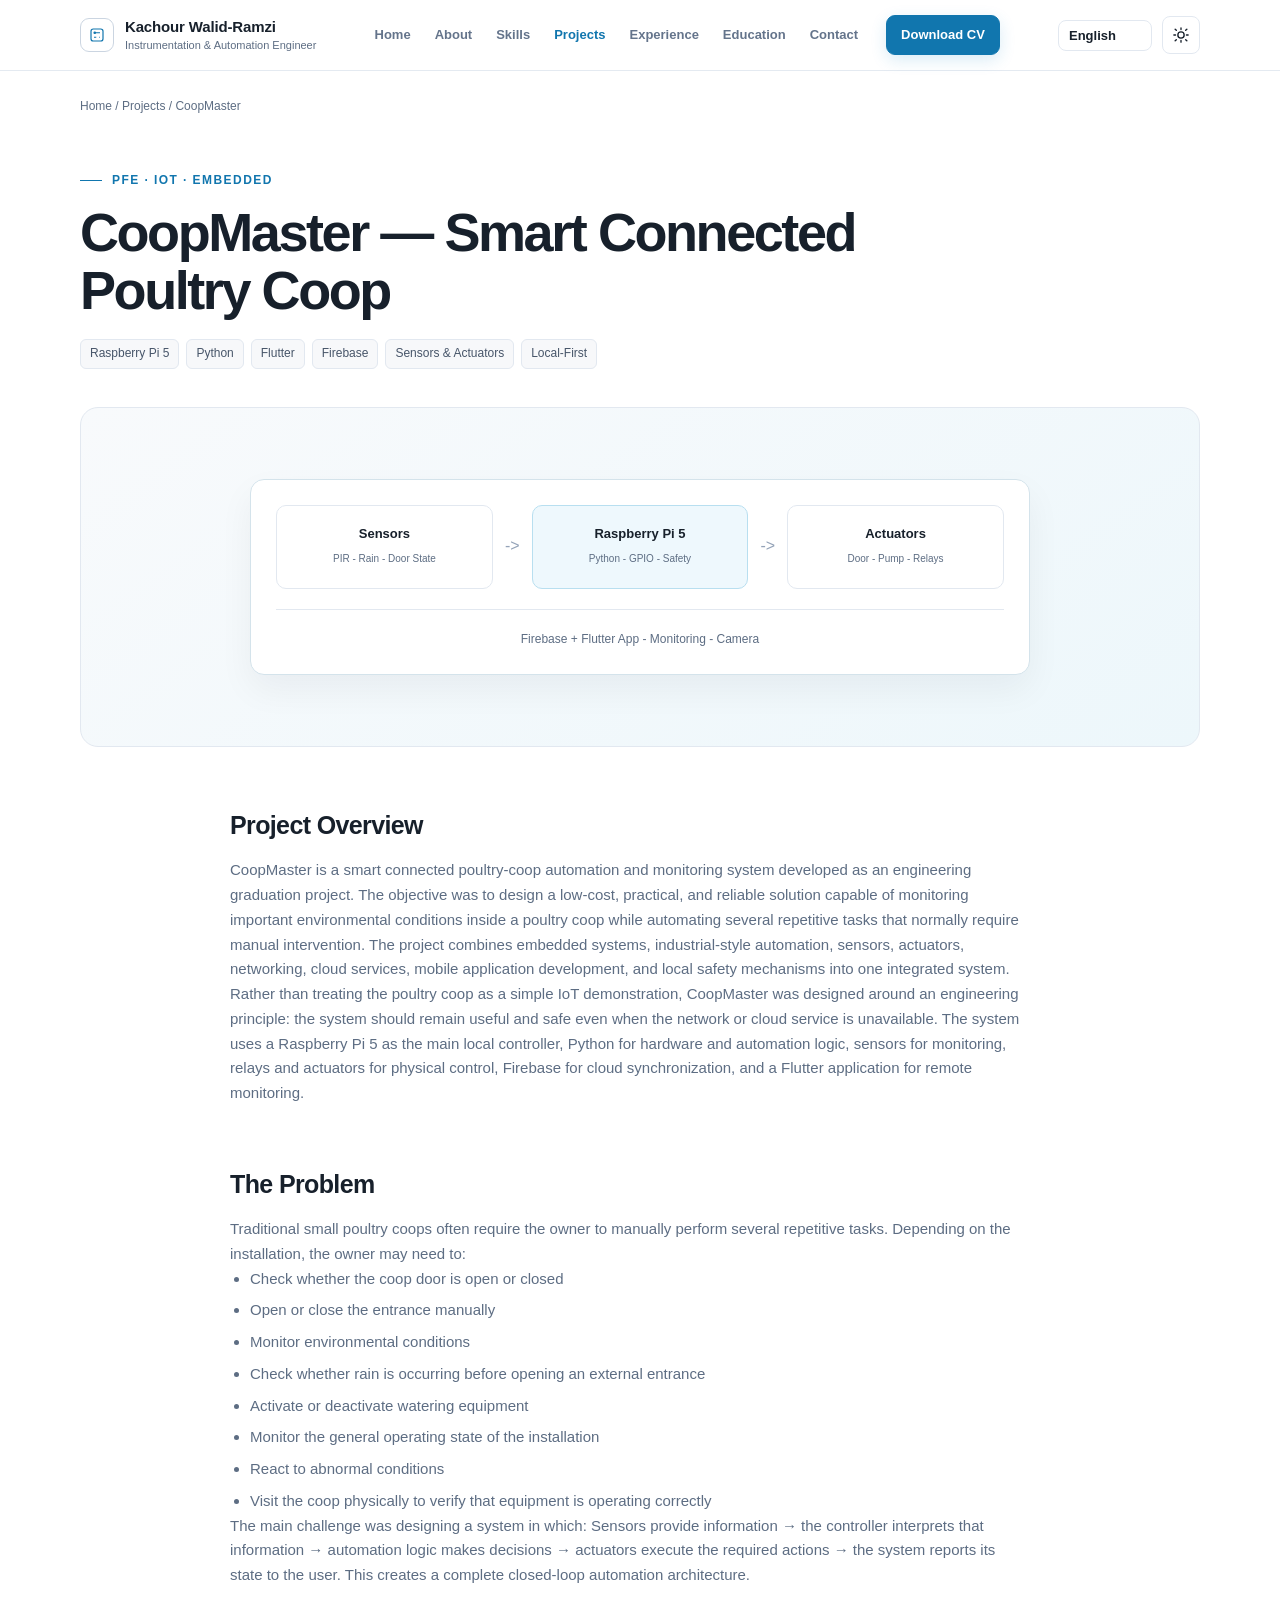
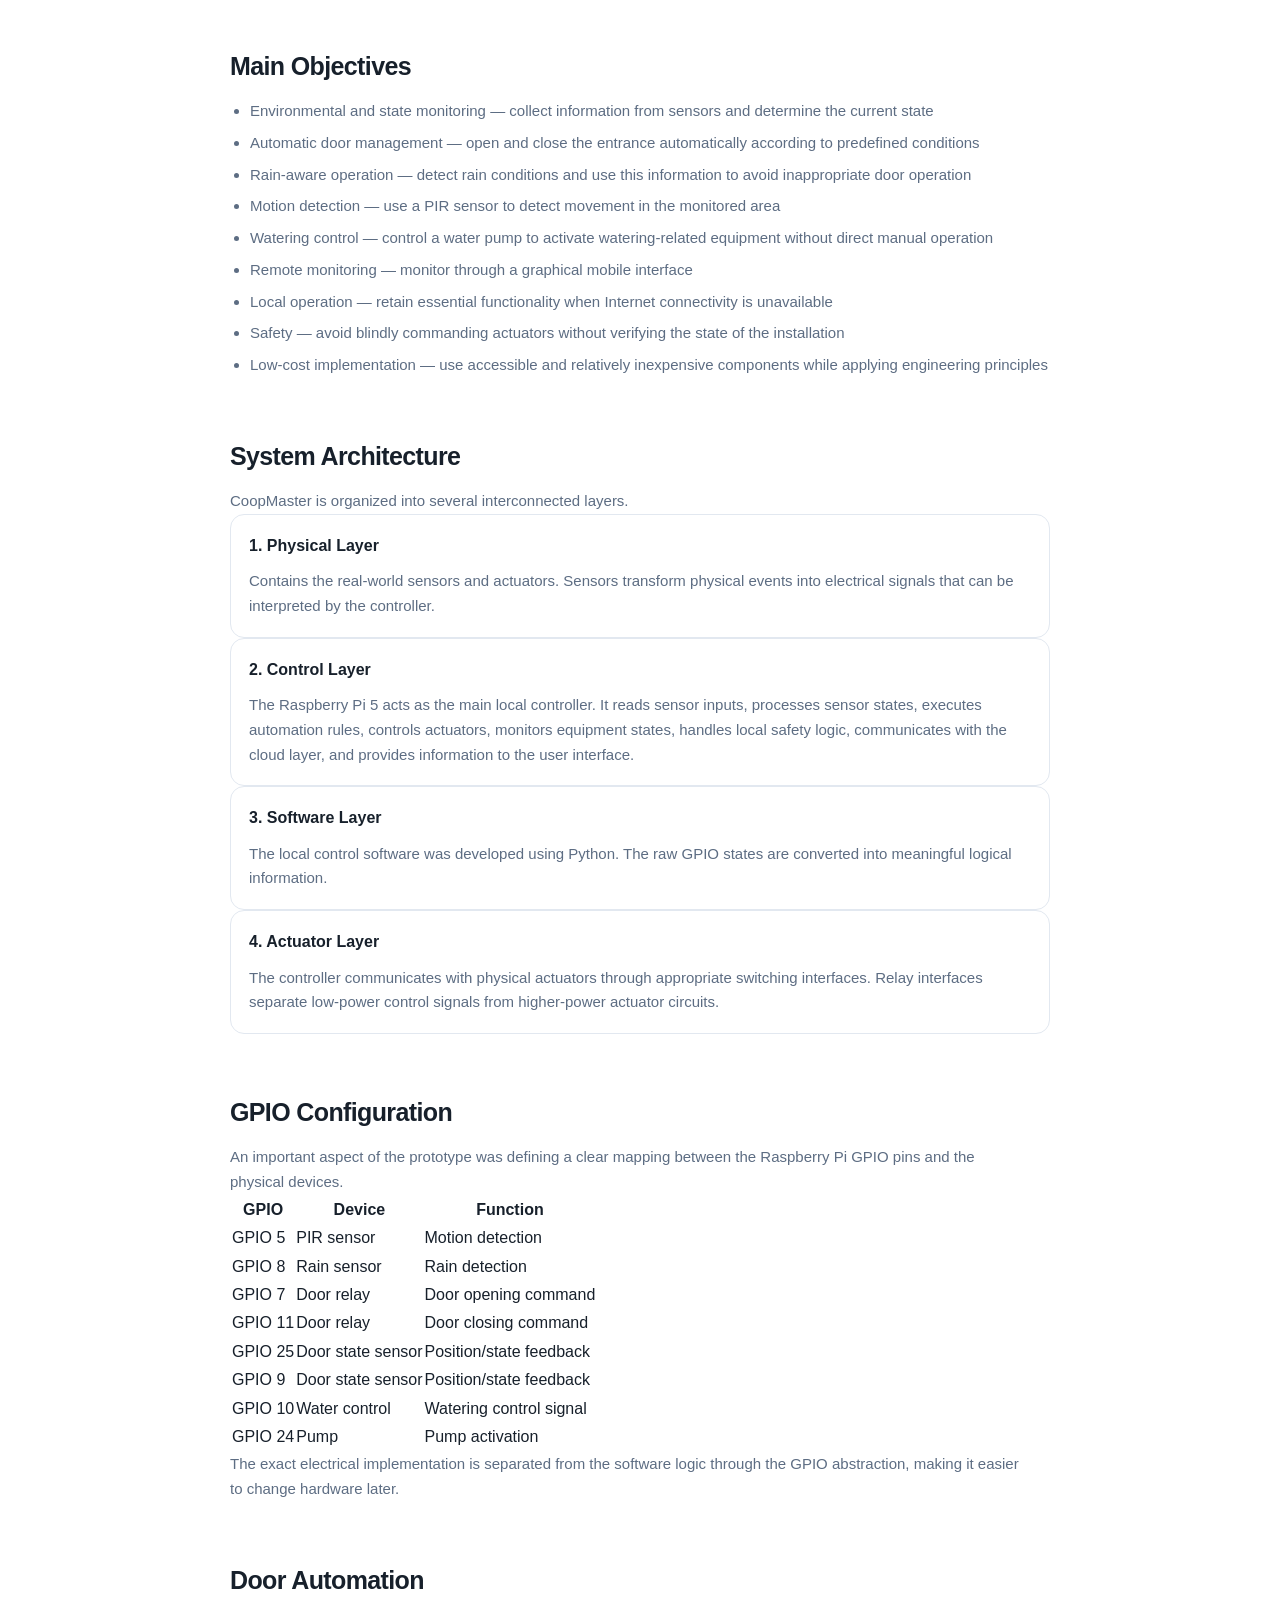
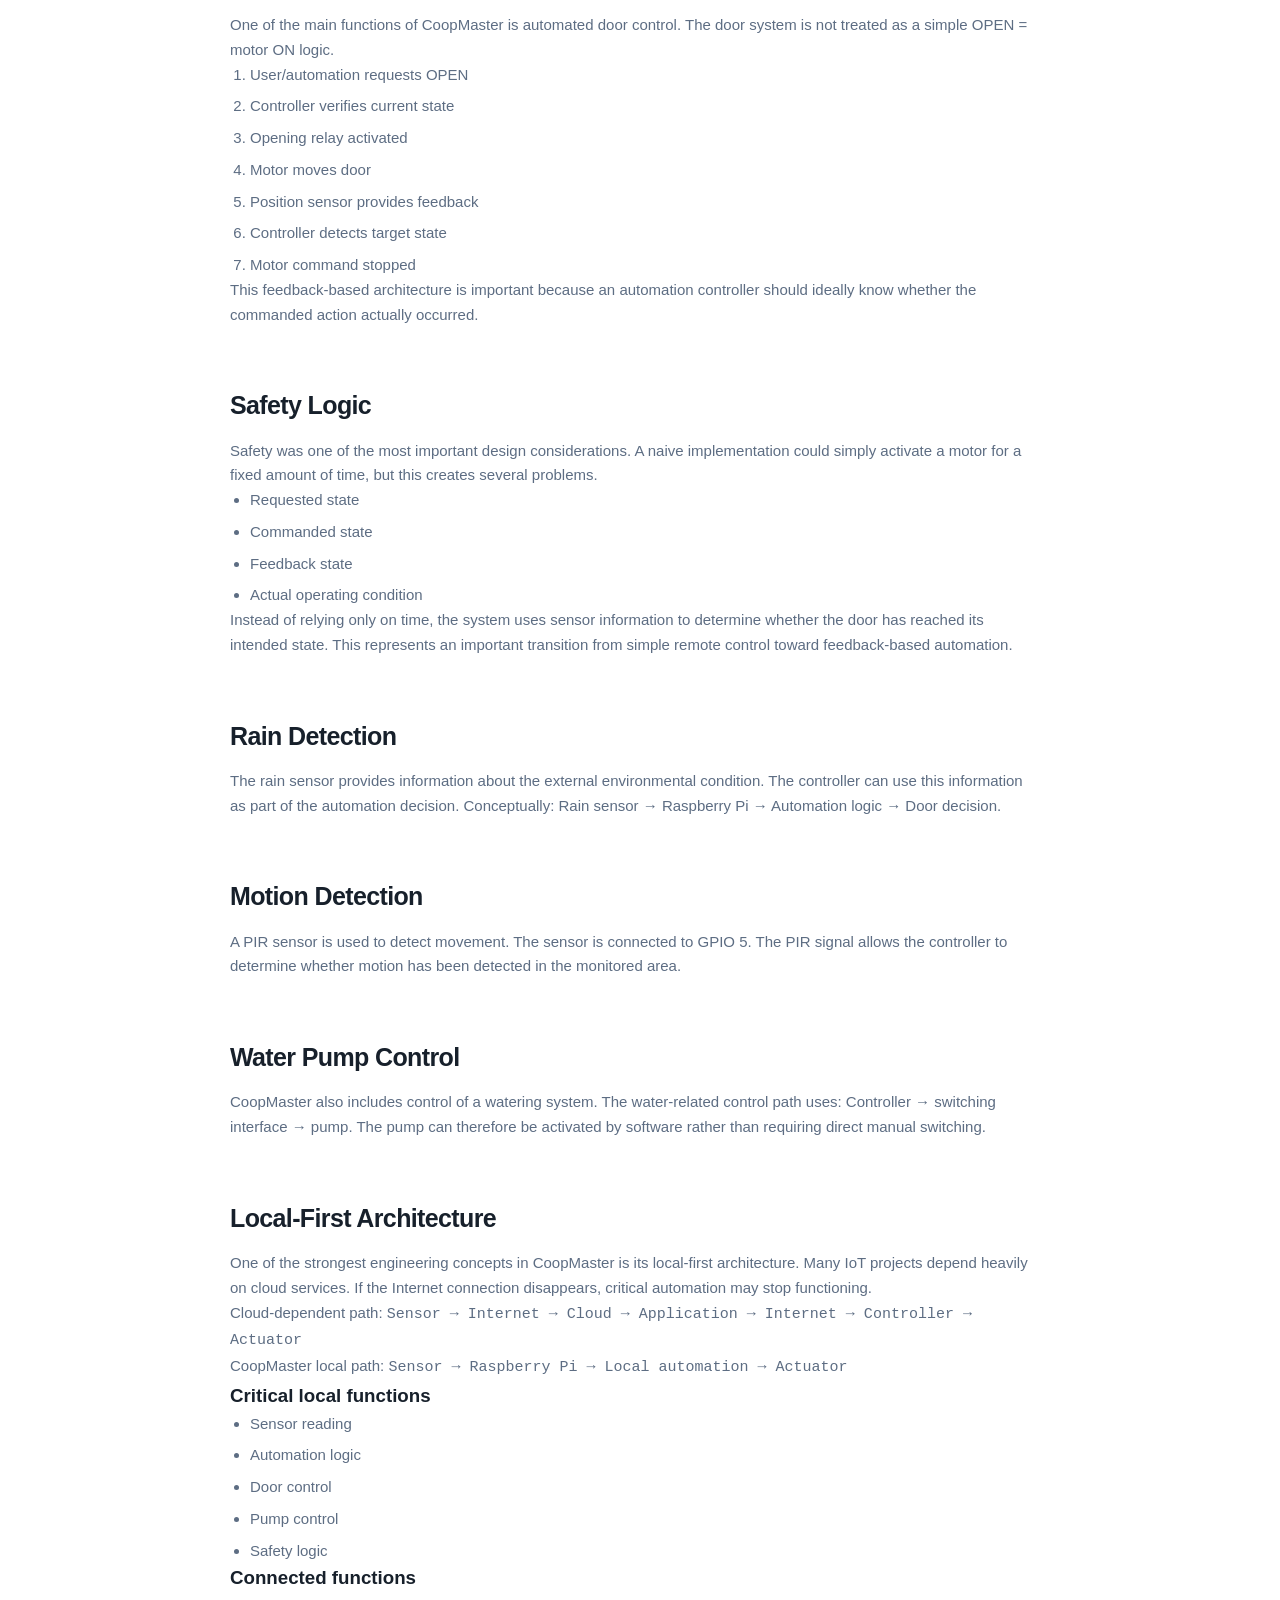
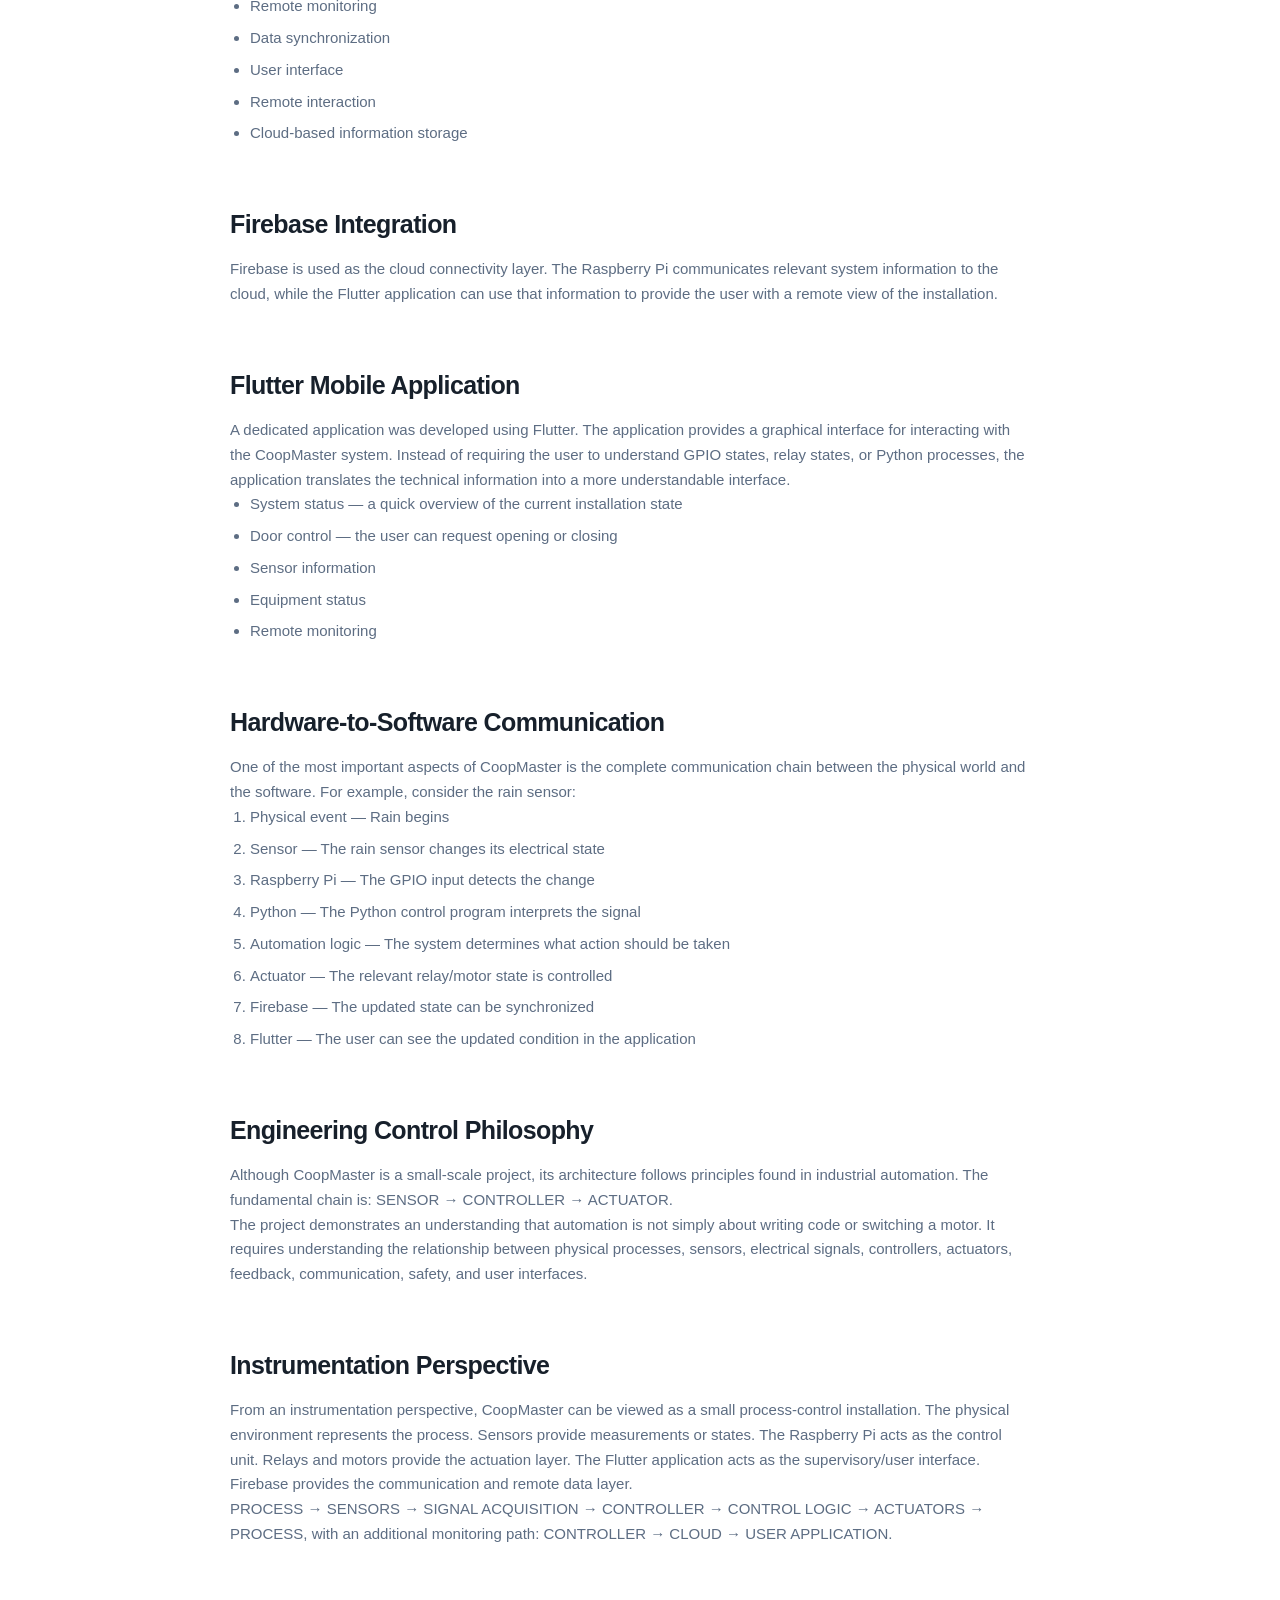
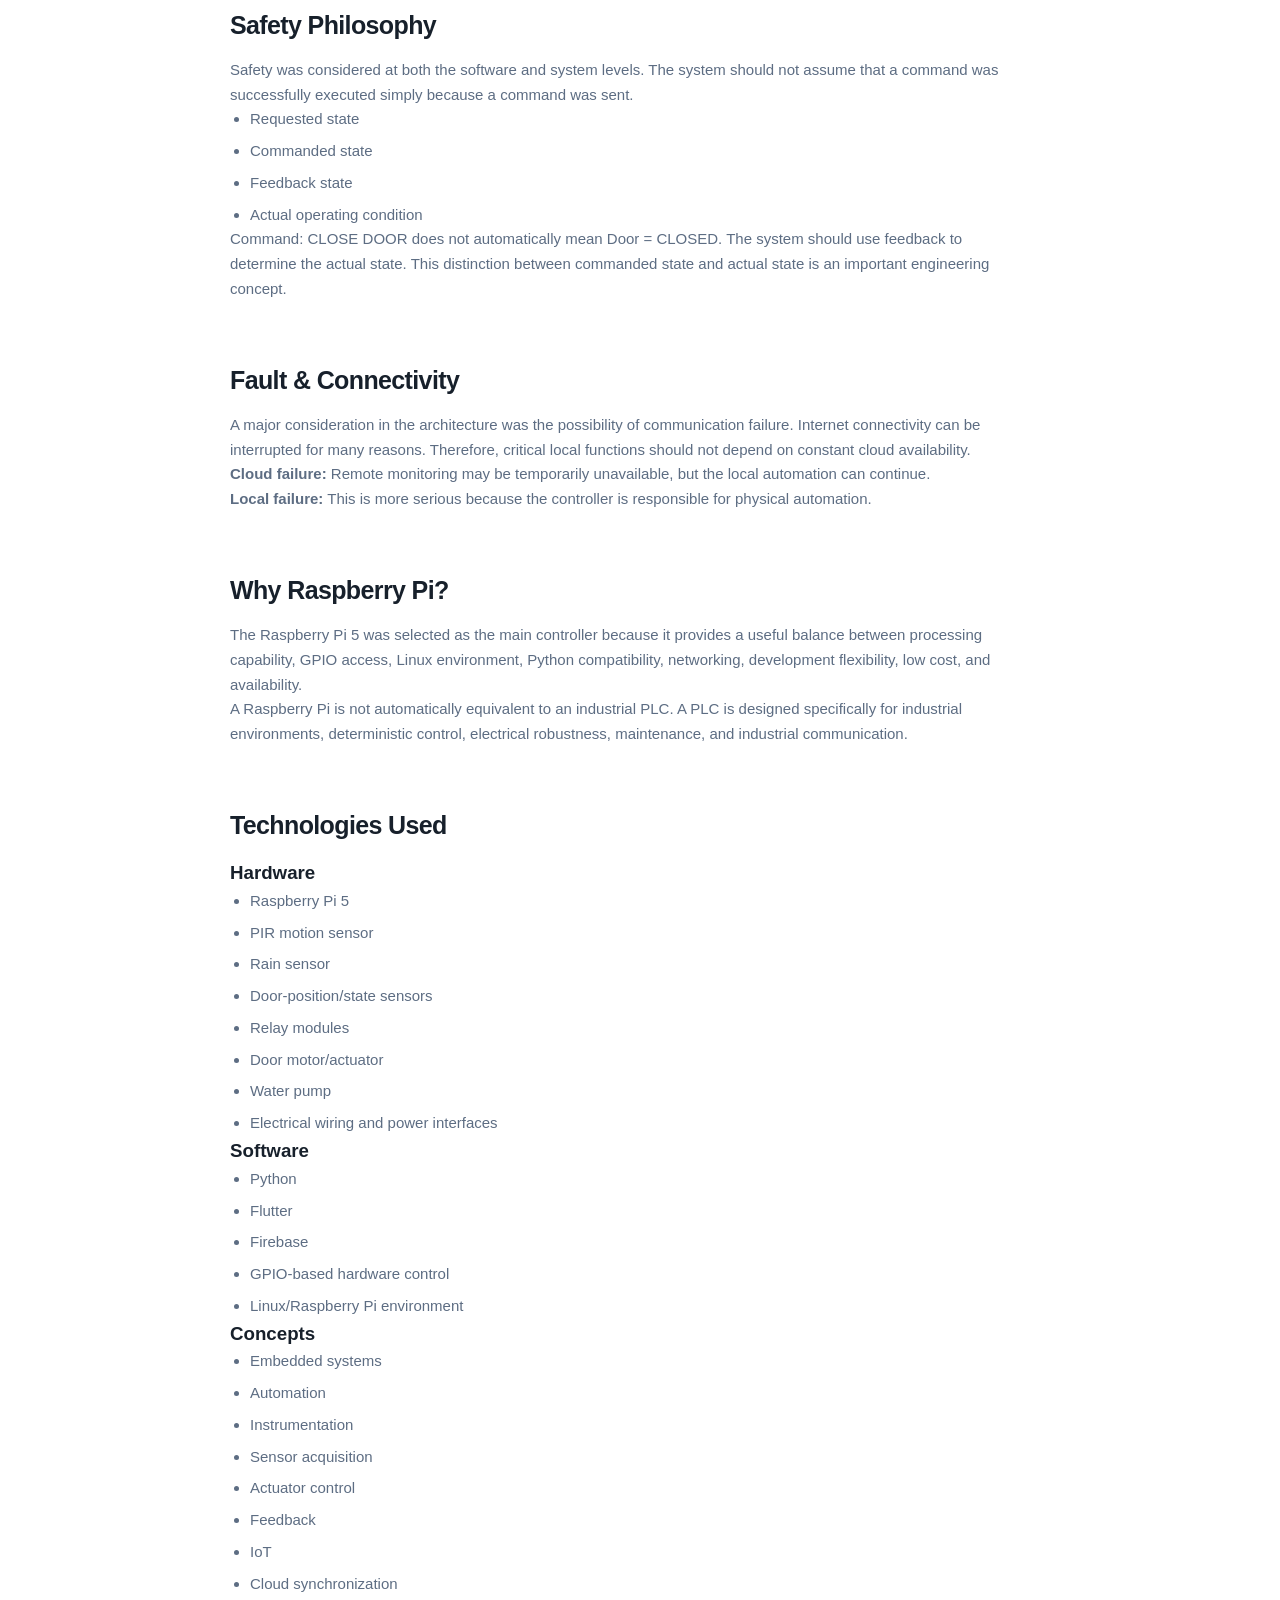
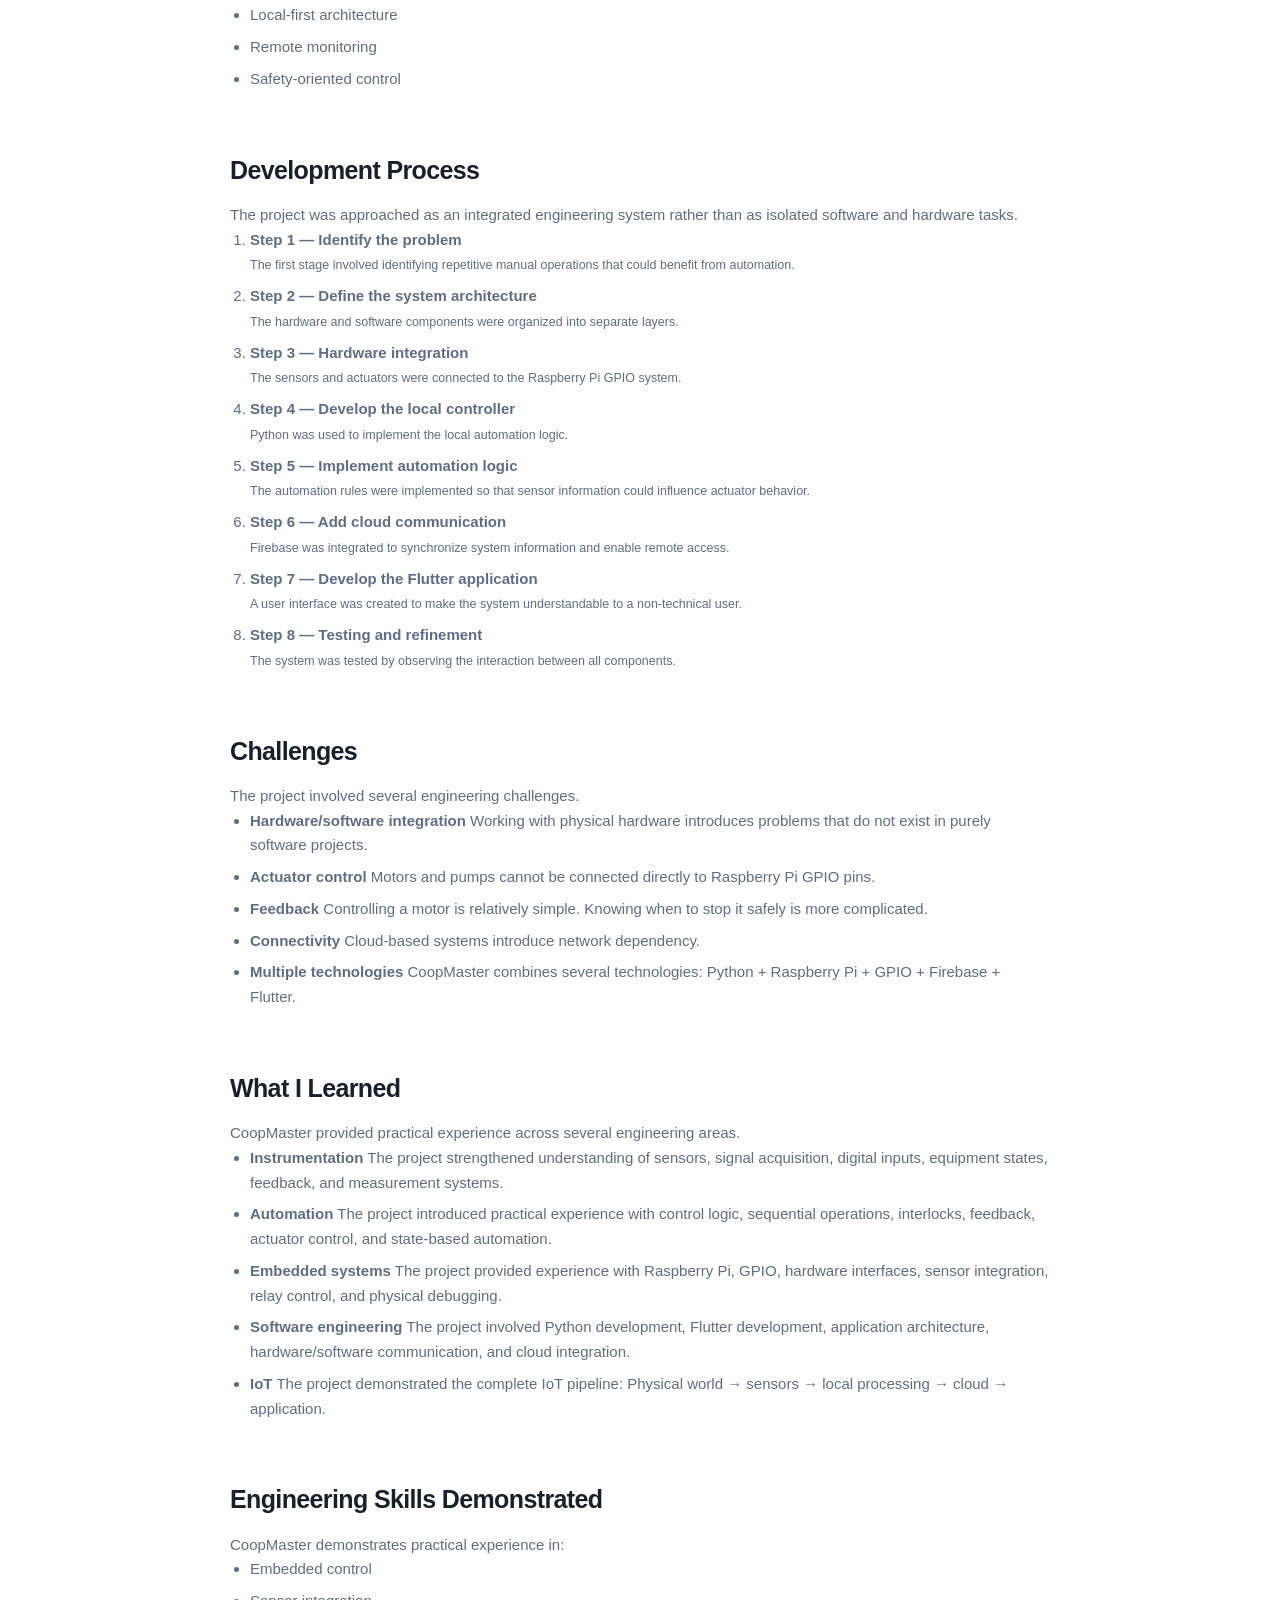
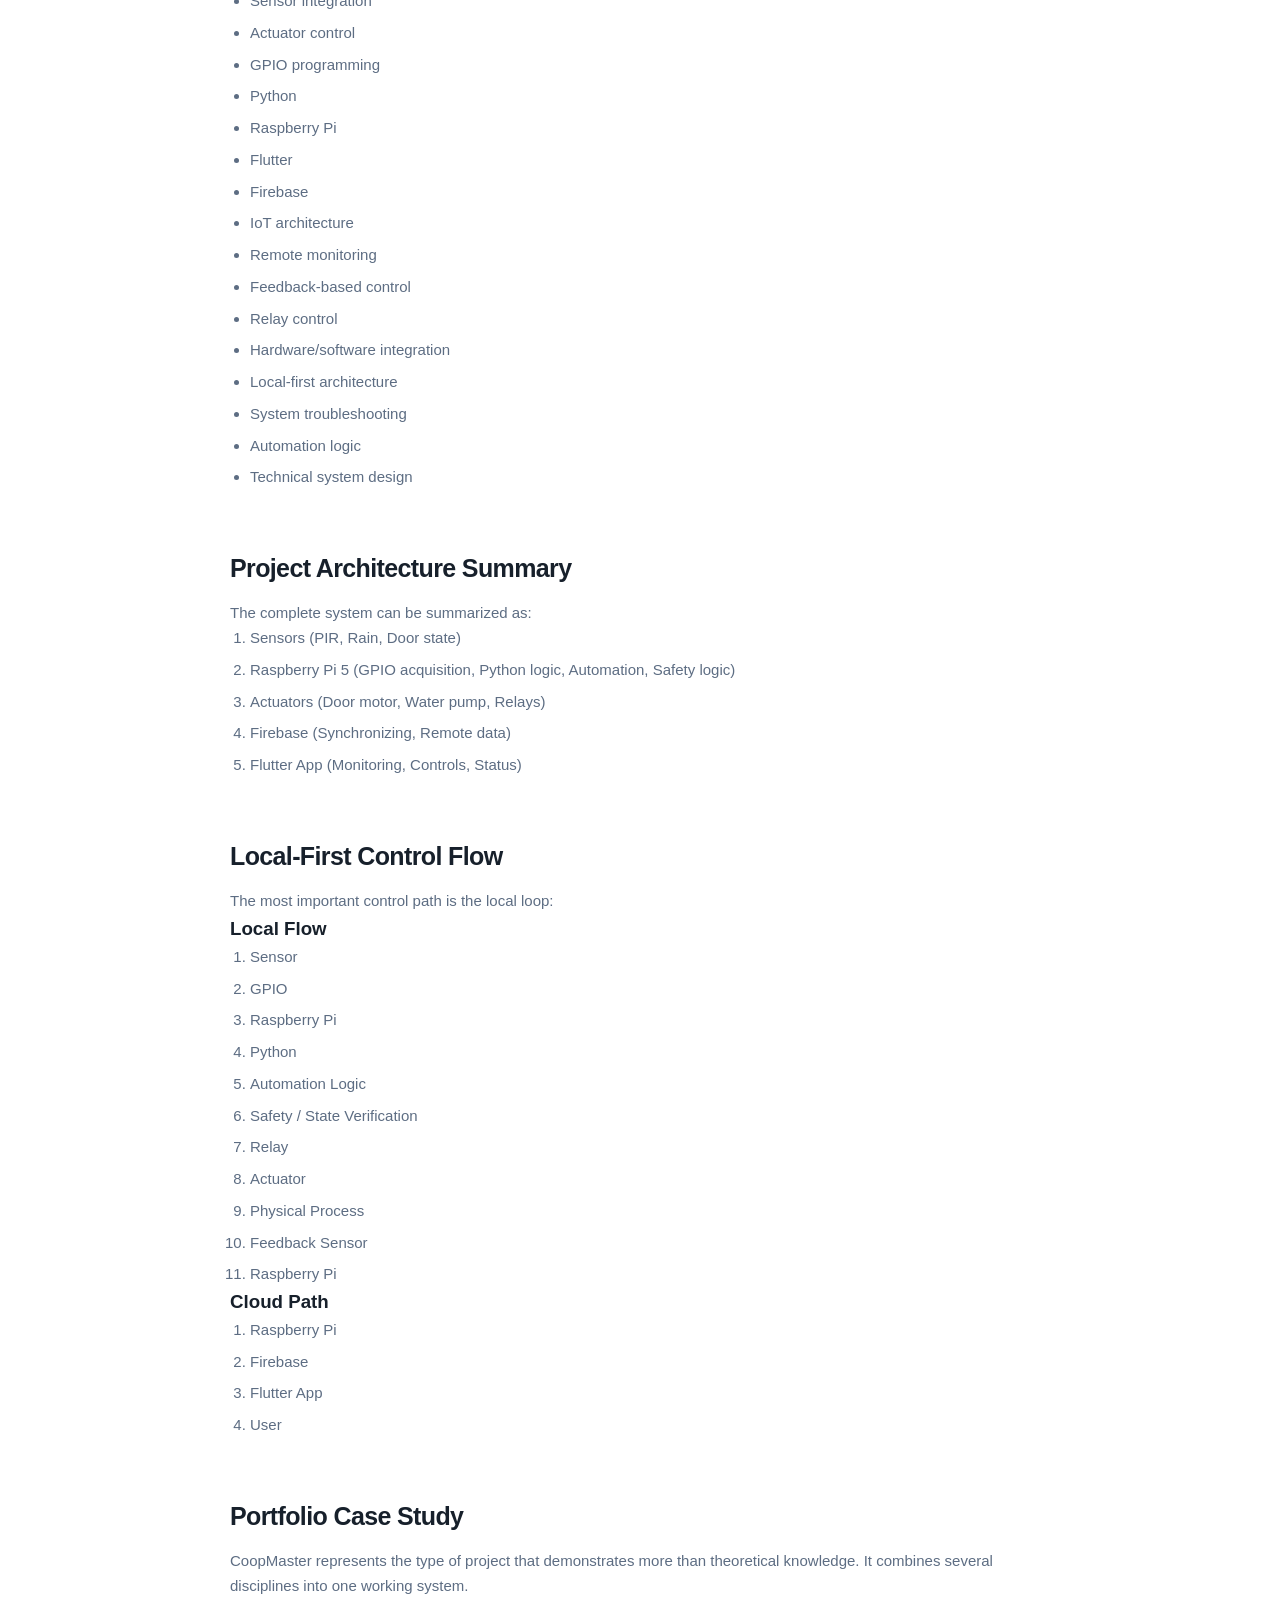
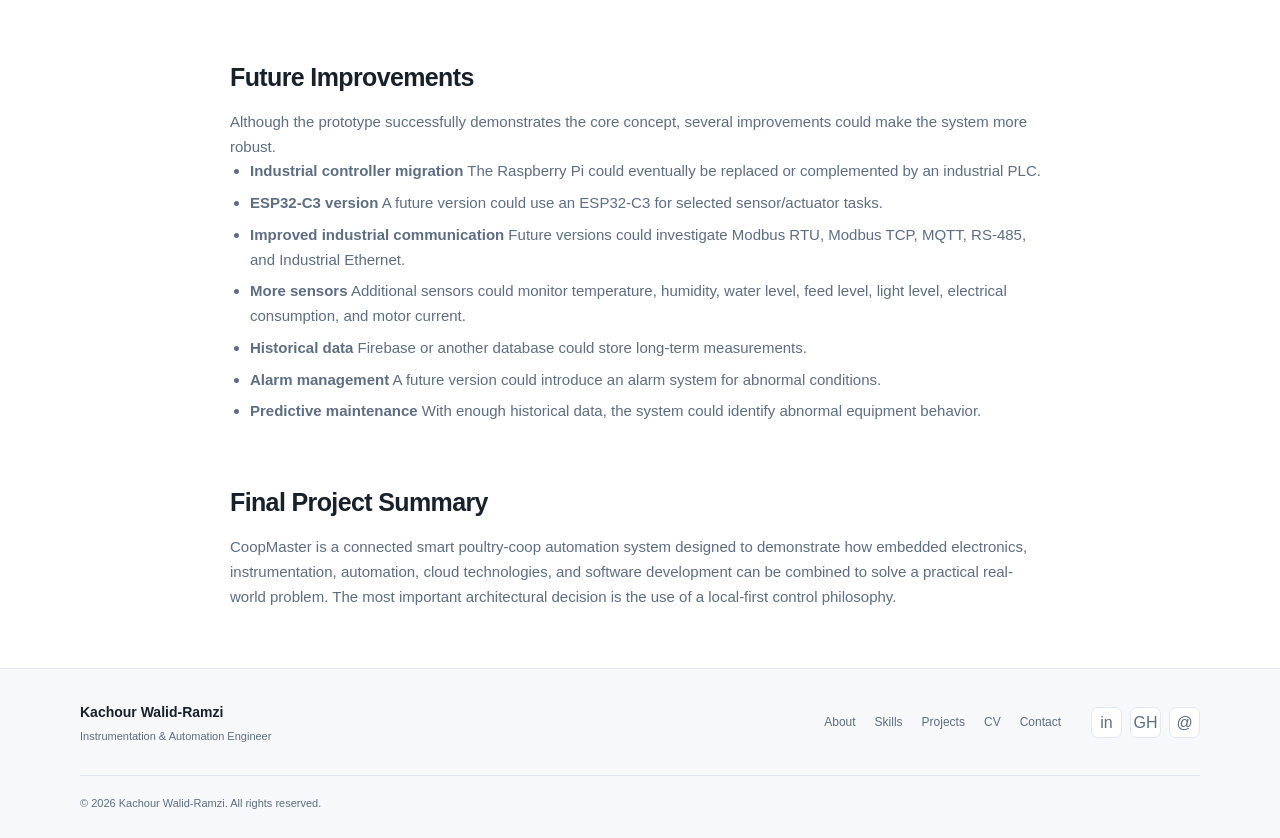
<file: projects/smart-connected-poultry-coop.html>
<!DOCTYPE html>
<html lang="en">
<head>
  <meta charset="UTF-8">
  <title>CoopMaster — moved</title>
  <meta name="viewport" content="width=device-width, initial-scale=1.0">
  <meta name="robots" content="noindex">
  <link rel="canonical" href="https://walid-ramzi.github.io/Portfolio/projects/project_details/PFE_COOPMASTER/smart-connected-poultry-coop.html">
  <meta http-equiv="refresh" content="0; url=project_details/PFE_COOPMASTER/smart-connected-poultry-coop.html">
  <script>location.replace('project_details/PFE_COOPMASTER/smart-connected-poultry-coop.html' + location.search + location.hash);</script>
</head>
<body>
  <p>This page has moved. <a href="project_details/PFE_COOPMASTER/smart-connected-poultry-coop.html">Continue to the CoopMaster case study</a>.</p>
</body>
</html>
</file>
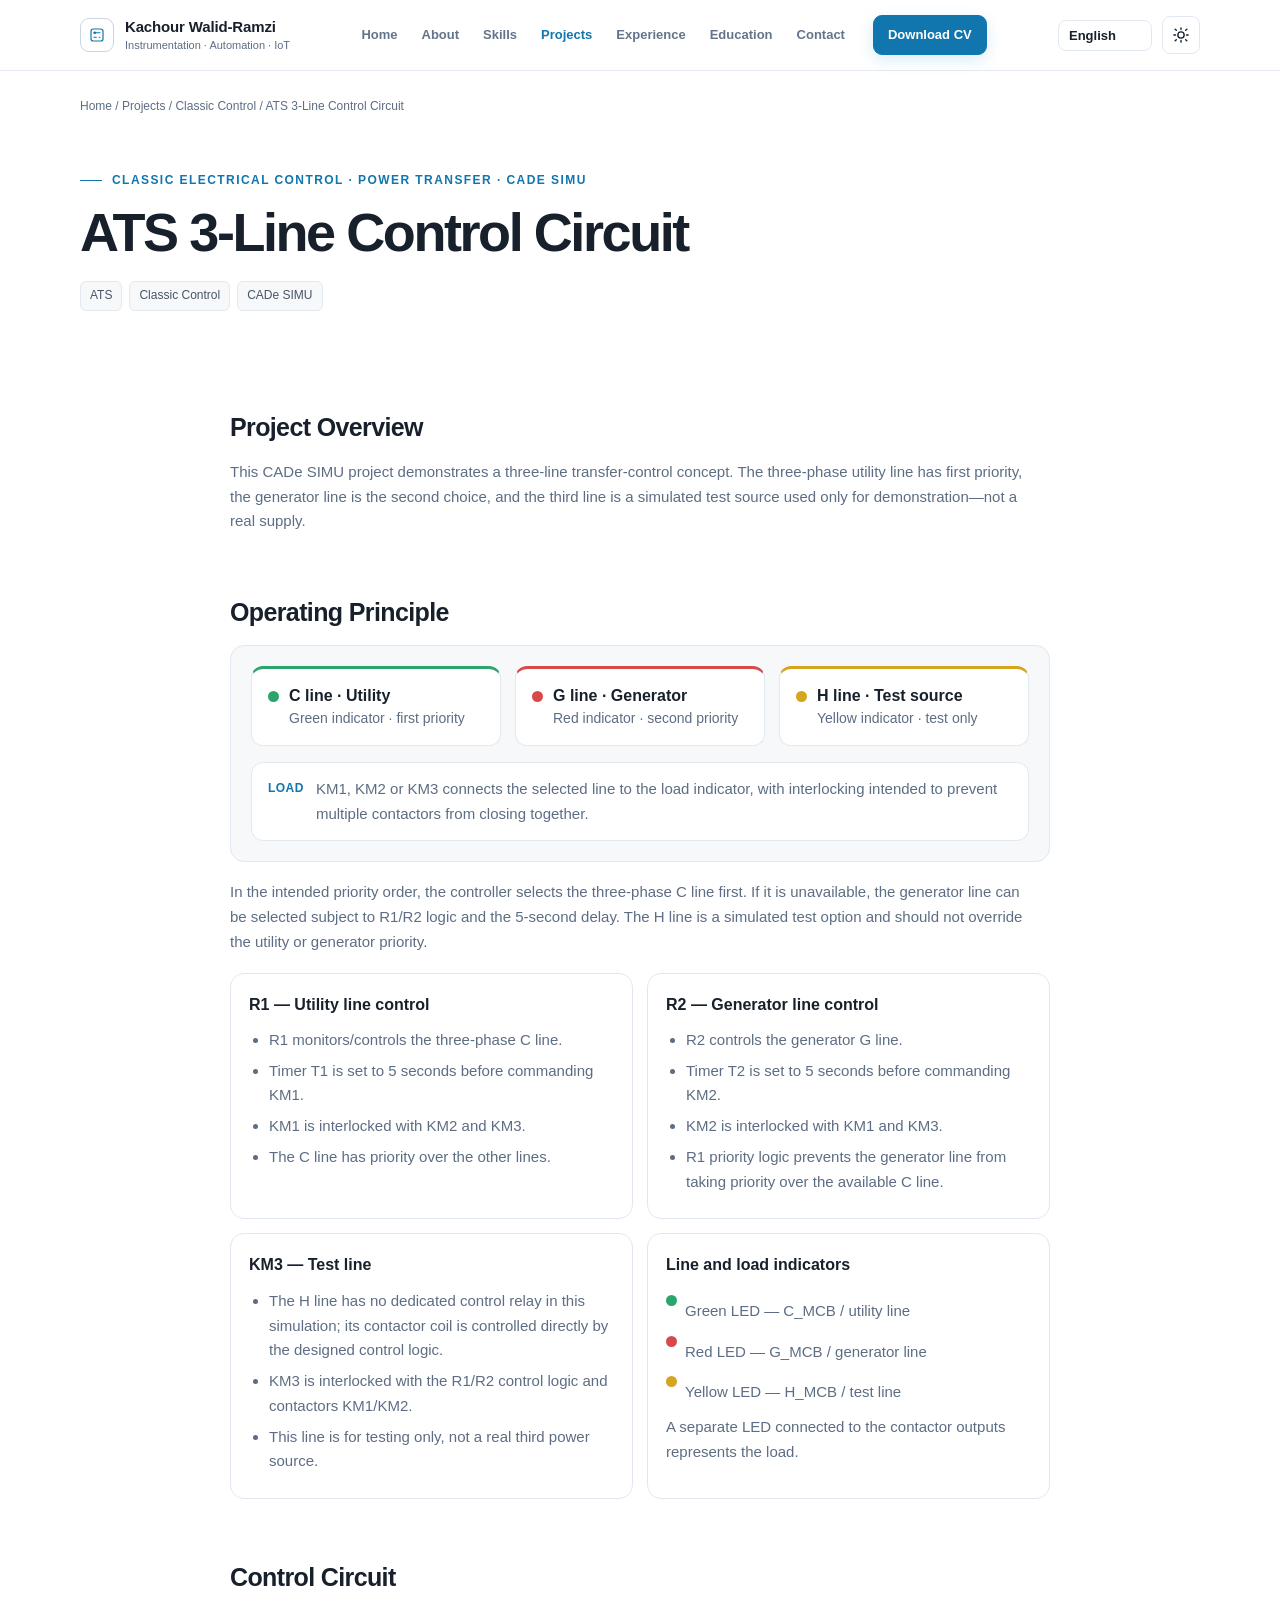
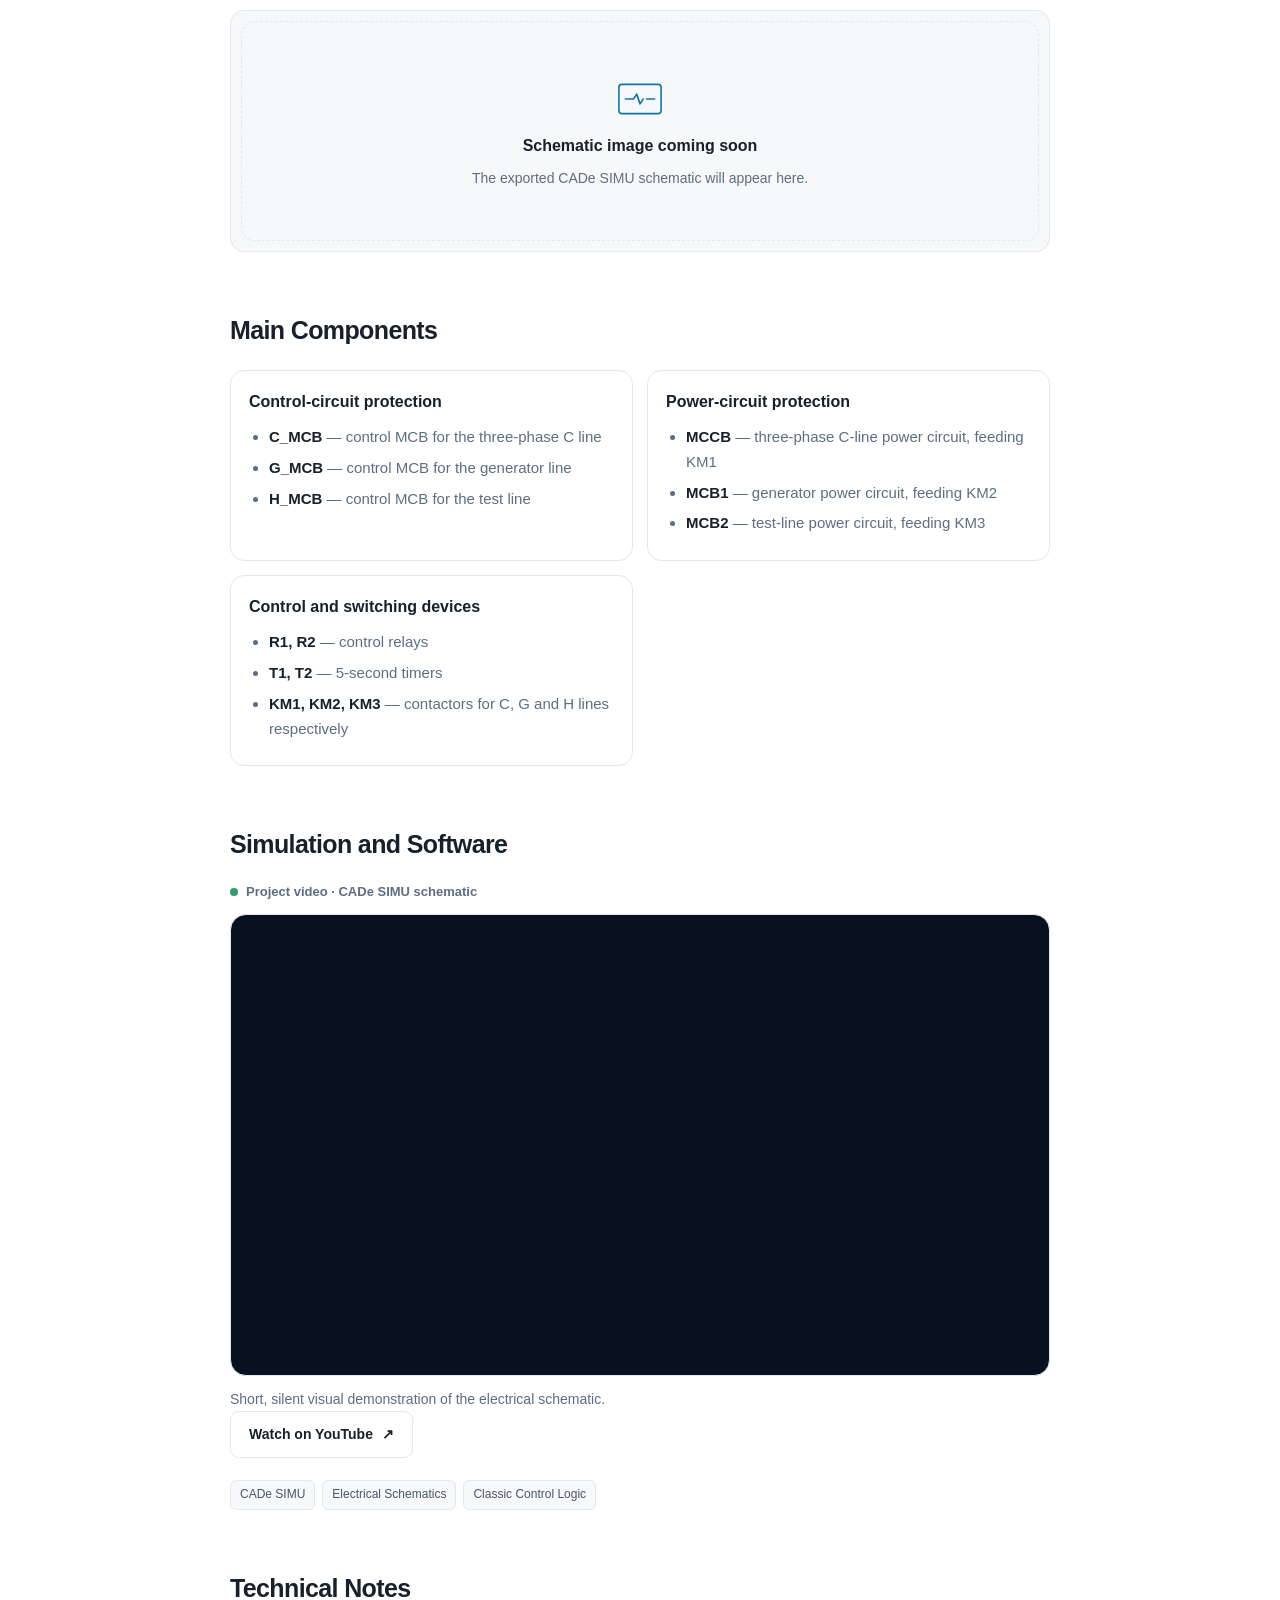
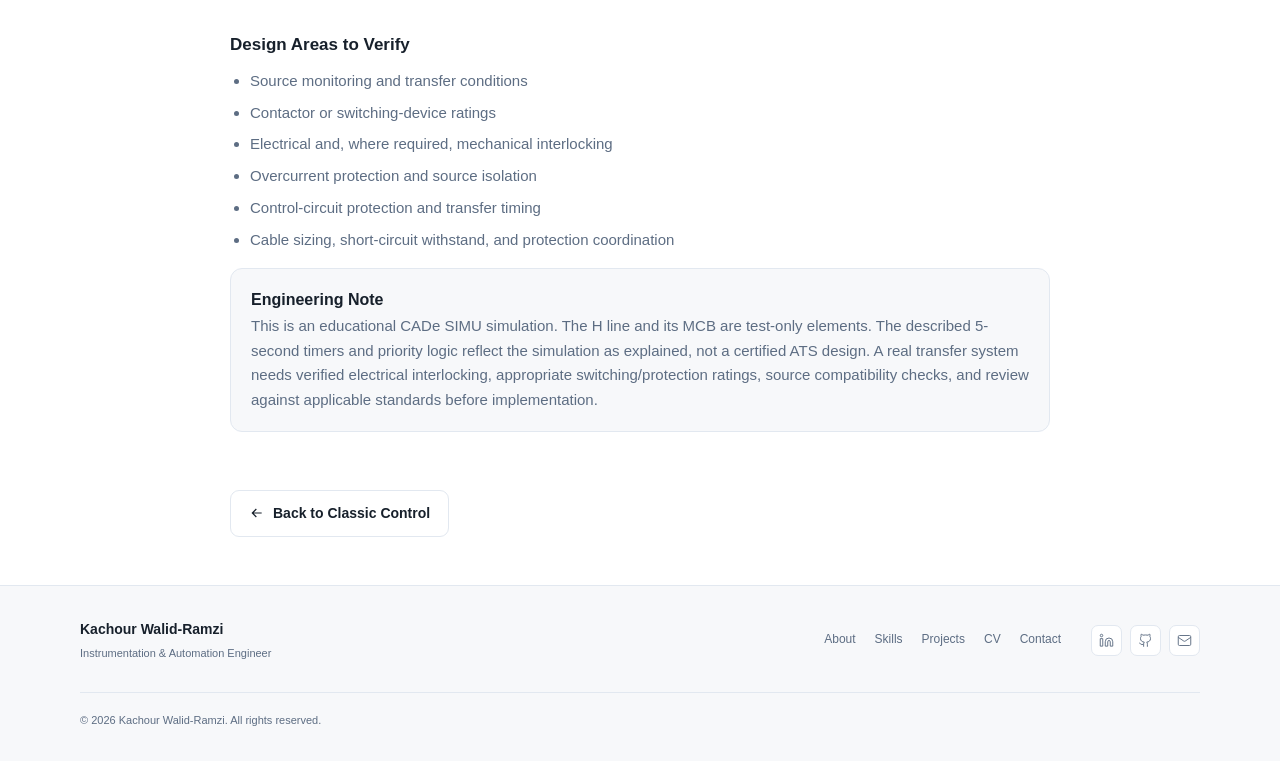
<file: projects/project_details/classic_control/ats-3-line-control-circuit.html>
<!DOCTYPE html>
<html lang="en">
<head>
  <meta charset="UTF-8">
  <meta name="viewport" content="width=device-width, initial-scale=1.0">
  <title data-i18n="classicProject.ats.title">ATS 3-Line Control Circuit</title>
  <meta name="description" content="A three-line transfer-control concept: utility, generator and test lines selected by three contactors with timers and interlocking, simulated in CADe SIMU.">
  <meta property="og:title" content="ATS 3-Line Control Circuit — Portfolio">
  <meta property="og:description" content="A three-line transfer-control concept: utility, generator and test lines selected by three contactors with timers and interlocking, simulated in CADe SIMU.">
  <meta property="og:type" content="article">
  <meta property="og:url" content="https://walid-ramzi.github.io/Portfolio/projects/project_details/classic_control/ats-3-line-control-circuit.html">
  <meta property="og:image" content="https://walid-ramzi.github.io/Portfolio/assets/og-image.png">
  <meta property="og:image:width" content="1200">
  <meta property="og:image:height" content="630">
  <meta name="twitter:card" content="summary_large_image">
  <meta name="theme-color" content="#ffffff" media="(prefers-color-scheme: light)">
  <meta name="theme-color" content="#0b1322" media="(prefers-color-scheme: dark)">
  <link rel="icon" href="data:image/svg+xml,%3Csvg xmlns='http://www.w3.org/2000/svg' viewBox='0 0 100 100'%3E%3Crect width='100' height='100' rx='12' fill='%230EA5E9'/%3E%3Ctext x='50' y='68' font-size='50' text-anchor='middle' fill='white' font-family='sans-serif' font-weight='600'%3EE%3C/text%3E%3C/svg%3E">
  <script>
    // Applied synchronously, before CSS paints, so the page never flashes
    // light-then-dark (or dark-then-light) on load.
    (function () {
      try {
        var saved = localStorage.getItem('theme');
        var theme = saved || (window.matchMedia('(prefers-color-scheme: dark)').matches ? 'dark' : 'light');
        if (theme === 'dark') document.documentElement.setAttribute('data-theme', 'dark');
      } catch (e) { /* localStorage unavailable — default to light */ }
    })();
  </script>
  <link rel="stylesheet" href="../../../css/styles.css">
  <script src="../../../js/i18n.js"></script>
</head>
<body>
<a class="skip-link" href="#main" data-i18n="a11y.skipToContent">Skip to main content</a>
  <header class="header">
    <div class="container header-inner">
      <a class="brand" href="../../../index.html#hero" aria-label="Kachour Walid-Ramzi home">
        <span class="brand-mark" aria-hidden="true">
          <svg viewBox="0 0 24 24" fill="none" stroke="currentColor" stroke-width="1.6" stroke-linecap="round"
            stroke-linejoin="round">
            <rect x="4" y="4" width="16" height="16" rx="3" />
            <path d="M8 9h8M8 15h3M15 15h1" />
            <circle cx="9" cy="9" r="1" />
          </svg>
        </span>
        <span class="brand-text"><span class="brand-name">Kachour Walid-Ramzi</span><span class="brand-title"
            data-i18n="hero.kicker">Instrumentation & Automation Engineer</span></span>
      </a>
      <nav class="header-nav" aria-label="Main navigation">
        <a href="../../../index.html#hero" data-i18n="nav.home">Home</a>
        <a href="../../../index.html#about" data-i18n="nav.about">About</a>
        <a href="../../../index.html#skills" data-i18n="nav.skills">Skills</a>
        <a href="../../../index.html#projects" class="active" data-i18n="nav.projects">Projects</a>
        <a href="../../../index.html#experience" data-i18n="nav.experience">Experience</a>
        <a href="../../../index.html#education" data-i18n="nav.education">Education</a>
        <a href="../../../index.html#contact" data-i18n="nav.contact">Contact</a>
        <a href="../../../assets/cv.pdf" class="btn btn-filled btn-small" download data-i18n="nav.downloadCV">Download CV</a>
      </nav>
      <div class="header-controls">
        <div class="lang-selector-wrap">
          <label for="languageSelector" class="visually-hidden" data-i18n="language.selector">Language</label>
          <select id="languageSelector" class="lang-select" aria-label="Select language">
            <option value="en" data-i18n="language.en">English</option>
            <option value="fr" data-i18n="language.fr">Français</option>
            <option value="ar" data-i18n="language.ar">العربية</option>
          </select>
        </div>
        <button id="themeToggle" class="theme-toggle" type="button" aria-label="Switch to dark theme"
          aria-pressed="false">
          <svg class="theme-toggle-icon theme-icon-sun" viewBox="0 0 24 24" fill="none" stroke="currentColor"
            stroke-width="1.8" stroke-linecap="round">
            <circle cx="12" cy="12" r="4.2" />
            <path d="M12 2.5v2.2M12 19.3v2.2M4.2 4.2l1.6 1.6M18.2 18.2l1.6 1.6M2.5 12h2.2M19.3 12h2.2M4.2 19.8l1.6-1.6M18.2 5.8l1.6-1.6" />
          </svg>
          <svg class="theme-toggle-icon theme-icon-moon" viewBox="0 0 24 24" fill="none" stroke="currentColor"
            stroke-width="1.8" stroke-linecap="round" stroke-linejoin="round">
            <path d="M20 14.5A8.5 8.5 0 1 1 9.5 4a6.8 6.8 0 0 0 10.5 10.5z" />
          </svg>
        </button>
        <button class="hamburger" aria-label="Open menu" aria-expanded="false" type="button"><svg
            viewBox="0 0 24 24" fill="none" stroke="currentColor" stroke-width="2" stroke-linecap="round">
            <path d="M4 7h16M4 12h16M4 17h16" />
          </svg></button>
      </div>
    </div>
  </header>
  <nav id="mobileNav" class="mobile-nav" aria-label="Mobile navigation">
    <a href="../../../index.html#hero" data-i18n="nav.home">Home</a>
    <a href="../../../index.html#about" data-i18n="nav.about">About</a>
    <a href="../../../index.html#skills" data-i18n="nav.skills">Skills</a>
    <a href="../../../index.html#projects" data-i18n="nav.projects">Projects</a>
    <a href="../../../index.html#experience" data-i18n="nav.experience">Experience</a>
    <a href="../../../index.html#education" data-i18n="nav.education">Education</a>
    <a href="../../../index.html#contact" data-i18n="nav.contact">Contact</a>
    <a href="../../../assets/cv.pdf" class="btn btn-filled" download data-i18n="nav.downloadCV">Download CV</a>
  </nav>

<main id="main" tabindex="-1">
<div class="container breadcrumb-wrap"><nav class="breadcrumb" aria-label="Breadcrumb"><a href="../../../index.html" data-i18n="nav.home">Home</a> / <a href="../../../index.html#projects" data-i18n="nav.projects">Projects</a> / <a href="../../classic-control.html" data-i18n="classicProject.common.classicControl">Classic Control</a> / <span aria-current="page" data-i18n="classicProject.ats.title">ATS 3-Line Control Circuit</span></nav></div>
    <section class="project-detail-header">
      <div class="container">
        <p class="section-kicker" data-i18n="classicProject.ats.eyebrow">Classic Electrical Control · Power Transfer · CADe SIMU</p>
        <h1 data-i18n="classicProject.ats.title">ATS 3-Line Control Circuit</h1>
        <div class="project-detail-meta"><span class="tag">ATS</span><span class="tag" data-i18n="classicProject.ats.tagClassic">Classic Control</span><span class="tag">CADe SIMU</span></div>
      </div>
    </section>
    <div class="container">
    <section class="project-detail-section" aria-labelledby="h-overview">
      <h2 id="h-overview" data-i18n="classicProject.common.overview">Project Overview</h2>
      <p data-i18n="classicProject.ats.overview">This CADe SIMU project demonstrates a three-line transfer-control concept. The three-phase utility line has first priority, the generator line is the second choice, and the third line is a simulated test source used only for demonstration—not a real supply.</p>
    </section>
    <section class="project-detail-section" aria-labelledby="h-principle">
      <h2 id="h-principle" data-i18n="classicProject.common.principle">Operating Principle</h2>
      <div class="source-panel">
        <div class="source-flow"><article class="source-card source-card--c"><div class="source-card-head"><span class="led-dot led-c" aria-hidden="true"></span><div><strong class="source-title" data-i18n="classicProject.ats.source1">C line · Utility</strong><span class="source-desc" data-i18n="classicProject.ats.source1desc">Green indicator · first priority</span></div></div></article><article class="source-card source-card--g"><div class="source-card-head"><span class="led-dot led-g" aria-hidden="true"></span><div><strong class="source-title" data-i18n="classicProject.ats.source2">G line · Generator</strong><span class="source-desc" data-i18n="classicProject.ats.source2desc">Red indicator · second priority</span></div></div></article><article class="source-card source-card--h"><div class="source-card-head"><span class="led-dot led-h" aria-hidden="true"></span><div><strong class="source-title" data-i18n="classicProject.ats.source3">H line · Test source</strong><span class="source-desc" data-i18n="classicProject.ats.source3desc">Yellow indicator · test only</span></div></div></article></div>
        <div class="load-note"><span class="load-label" aria-hidden="true" data-i18n="classicProject.ats.loadLabel">LOAD</span><p data-i18n="classicProject.ats.loadnote">KM1, KM2 or KM3 connects the selected line to the load indicator, with interlocking intended to prevent multiple contactors from closing together.</p></div>
      </div>
      <p data-i18n="classicProject.ats.principles">In the intended priority order, the controller selects the three-phase C line first. If it is unavailable, the generator line can be selected subject to R1/R2 logic and the 5-second delay. The H line is a simulated test option and should not override the utility or generator priority.</p>
      <div class="info-grid">
        <article class="info-card"><h3 data-i18n="classicProject.ats.r1h">R1 — Utility line control</h3><ul><li><span data-i18n="classicProject.ats.r1a">R1 monitors/controls the three-phase C line.</span></li><li><span data-i18n="classicProject.ats.r1b">Timer T1 is set to 5 seconds before commanding KM1.</span></li><li><span data-i18n="classicProject.ats.r1c">KM1 is interlocked with KM2 and KM3.</span></li><li><span data-i18n="classicProject.ats.r1d">The C line has priority over the other lines.</span></li></ul></article>
        <article class="info-card"><h3 data-i18n="classicProject.ats.r2h">R2 — Generator line control</h3><ul><li><span data-i18n="classicProject.ats.r2a">R2 controls the generator G line.</span></li><li><span data-i18n="classicProject.ats.r2b">Timer T2 is set to 5 seconds before commanding KM2.</span></li><li><span data-i18n="classicProject.ats.r2c">KM2 is interlocked with KM1 and KM3.</span></li><li><span data-i18n="classicProject.ats.r2d">R1 priority logic prevents the generator line from taking priority over the available C line.</span></li></ul></article>
        <article class="info-card"><h3 data-i18n="classicProject.ats.km3h">KM3 — Test line</h3><ul><li><span data-i18n="classicProject.ats.km3a">The H line has no dedicated control relay in this simulation; its contactor coil is controlled directly by the designed control logic.</span></li><li><span data-i18n="classicProject.ats.km3b">KM3 is interlocked with the R1/R2 control logic and contactors KM1/KM2.</span></li><li><span data-i18n="classicProject.ats.km3c">This line is for testing only, not a real third power source.</span></li></ul></article>
        <article class="info-card"><h3 data-i18n="classicProject.ats.ledh">Line and load indicators</h3><div class="source-led led-c"><span class="led-dot"></span><p data-i18n="classicProject.ats.ledc">Green LED — C_MCB / utility line</p></div><div class="source-led led-g"><span class="led-dot"></span><p data-i18n="classicProject.ats.ledg">Red LED — G_MCB / generator line</p></div><div class="source-led led-h"><span class="led-dot"></span><p data-i18n="classicProject.ats.ledhline">Yellow LED — H_MCB / test line</p></div><p data-i18n="classicProject.ats.ledload">A separate LED connected to the contactor outputs represents the load.</p></article>
      </div>
    </section>
    <section class="project-detail-section" aria-labelledby="h-circuit">
      <h2 id="h-circuit" data-i18n="classicProject.common.circuit">Control Circuit</h2>
      <figure class="schematic-figure">
        <div class="schematic-frame">
          <!-- ADD THE SCHEMATIC: replace the placeholder <div> below with
               <a href="../../../assets/projects/ats/schematic.png" target="_blank" rel="noopener">
                 <img src="../../../assets/projects/ats/schematic.png" alt="Short description of the schematic" width="1600" height="900" loading="lazy">
               </a>
               (the frame scrolls sideways on phones so the drawing stays readable). -->
          <div class="schematic-placeholder">
            <svg viewBox="0 0 64 64" fill="none" stroke="currentColor" stroke-width="2" stroke-linecap="round" stroke-linejoin="round" aria-hidden="true"><rect x="6" y="14" width="52" height="36" rx="4"/><path d="M14 32h10M40 32h10M24 32l4-6 4 12 4-6"/></svg>
            <strong data-i18n="classicProject.common.schematicTitle">Schematic image coming soon</strong>
            <span data-i18n="classicProject.common.schematicHint">The exported CADe SIMU schematic will appear here.</span>
          </div>
        </div>
      </figure>
    </section>
    <section class="project-detail-section" aria-labelledby="h-components">
      <h2 id="h-components" data-i18n="classicProject.common.components">Main Components</h2>
      <div class="info-grid">
        <article class="info-card"><h3 data-i18n="classicProject.ats.controlmcbh">Control-circuit protection</h3><ul><li><strong>C_MCB</strong> — <span data-i18n="classicProject.ats.cmcb">control MCB for the three-phase C line</span></li><li><strong>G_MCB</strong> — <span data-i18n="classicProject.ats.gmcb">control MCB for the generator line</span></li><li><strong>H_MCB</strong> — <span data-i18n="classicProject.ats.hmcb">control MCB for the test line</span></li></ul></article>
        <article class="info-card"><h3 data-i18n="classicProject.ats.powermcbh">Power-circuit protection</h3><ul><li><strong>MCCB</strong> — <span data-i18n="classicProject.ats.mccb">three-phase C-line power circuit, feeding KM1</span></li><li><strong>MCB1</strong> — <span data-i18n="classicProject.ats.mcb1">generator power circuit, feeding KM2</span></li><li><strong>MCB2</strong> — <span data-i18n="classicProject.ats.mcb2">test-line power circuit, feeding KM3</span></li></ul></article>
        <article class="info-card"><h3 data-i18n="classicProject.ats.controlgearh">Control and switching devices</h3><ul><li><strong>R1, R2</strong> — <span data-i18n="classicProject.ats.relays">control relays</span></li><li><strong>T1, T2</strong> — <span data-i18n="classicProject.ats.timers">5-second timers</span></li><li><strong>KM1, KM2, KM3</strong> — <span data-i18n="classicProject.ats.contactors">contactors for C, G and H lines respectively</span></li></ul></article>
      </div>
    </section>
    <section class="project-detail-section" aria-labelledby="h-simulation">
      <h2 id="h-simulation" data-i18n="classicProject.common.simulation">Simulation and Software</h2>
      <div class="video-label"><span data-i18n="classicProject.ats.videoLabel">Project video · CADe SIMU schematic</span></div>
      <div class="video-frame"><iframe src="https://www.youtube-nocookie.com/embed/DY0lDZjtpz4?rel=0" title="ATS 3-Line Control Circuit" data-i18n-attr="title:classicProject.ats.title" loading="lazy" referrerpolicy="strict-origin-when-cross-origin" allow="accelerometer; clipboard-write; encrypted-media; gyroscope; picture-in-picture; web-share" allowfullscreen></iframe></div>
      <p class="video-note" data-i18n="classicProject.ats.videoNote">Short, silent visual demonstration of the electrical schematic.</p>
      <p><a class="btn btn-outlined" href="https://youtu.be/DY0lDZjtpz4" target="_blank" rel="noopener noreferrer"><span data-i18n="classicProject.common.watch">Watch on YouTube</span> <span aria-hidden="true">↗</span></a></p>
      <div class="tech-list sim-tags"><span class="tag">CADe SIMU</span><span class="tag" data-i18n="classicProject.ats.tech1">Electrical Schematics</span><span class="tag" data-i18n="classicProject.ats.tech2">Classic Control Logic</span></div>
    </section>
    <section class="project-detail-section" aria-labelledby="h-notes">
      <h2 id="h-notes" data-i18n="classicProject.common.notes">Technical Notes</h2>
      <h3 class="subhead" data-i18n="classicProject.ats.verifyh">Design Areas to Verify</h3><ul class="component-list"><li><span data-i18n="classicProject.ats.c1">Source monitoring and transfer conditions</span></li><li><span data-i18n="classicProject.ats.c2">Contactor or switching-device ratings</span></li><li><span data-i18n="classicProject.ats.c3">Electrical and, where required, mechanical interlocking</span></li><li><span data-i18n="classicProject.ats.c4">Overcurrent protection and source isolation</span></li><li><span data-i18n="classicProject.ats.c5">Control-circuit protection and transfer timing</span></li><li><span data-i18n="classicProject.ats.c6">Cable sizing, short-circuit withstand, and protection coordination</span></li></ul>
      <div class="detail-callout "><strong data-i18n="classicProject.common.engineeringNote">Engineering Note</strong><p data-i18n="classicProject.ats.note">This is an educational CADe SIMU simulation. The H line and its MCB are test-only elements. The described 5-second timers and priority logic reflect the simulation as explained, not a certified ATS design. A real transfer system needs verified electrical interlocking, appropriate switching/protection ratings, source compatibility checks, and review against applicable standards before implementation.</p></div>
    </section>
    <div class="container-narrow back-link-row">
      <a href="../../classic-control.html" class="btn btn-outlined"><svg class="back-arrow" viewBox="0 0 24 24" fill="none" stroke="currentColor" stroke-width="1.8" aria-hidden="true"><path d="M19 12H6M11 6l-6 6 6 6"/></svg><span data-i18n="classicProject.common.back">Back to Classic Control</span></a>
    </div>
    </div>
</main>

<footer class="footer">
    <div class="container footer-inner">
      <div><span class="footer-brand-name" data-i18n="footer.name">Kachour Walid-Ramzi</span><span
          class="footer-brand-title" data-i18n="footer.title">Instrumentation &amp; Automation Engineer</span></div>
      <nav class="footer-links"><a href="../../../index.html#about" data-i18n="footer.links.about">About</a><a href="../../../index.html#skills"
          data-i18n="footer.links.skills">Skills</a><a href="../../../index.html#projects" data-i18n="footer.links.projects">Projects</a><a
          href="../../../assets/cv.pdf" download data-i18n="footer.links.cv">CV</a><a href="../../../index.html#contact"
          data-i18n="footer.links.contact">Contact</a></nav>
      <div class="footer-social"><a href="https://linkedin.com" target="_blank" rel="noopener"
          aria-label="LinkedIn"><svg viewBox="0 0 24 24" fill="none" stroke="currentColor" stroke-width="1.5">
            <path d="M16 8a6 6 0 0 1 6 6v7h-4v-7a2 2 0 0 0-2-2 2 2 0 0 0-2 2v7h-4v-7a6 6 0 0 1 6-6ZM2 9h4v12H2z" />
            <circle cx="4" cy="4" r="2" />
          </svg></a><a href="https://github.com" target="_blank" rel="noopener" aria-label="GitHub"><svg
            viewBox="0 0 24 24" fill="none" stroke="currentColor" stroke-width="1.5">
            <path
              d="M15 22v-4a4.8 4.8 0 0 0-1-3.5c3 0 6-2 6-5.5.1-1.2-.3-2.5-1-3.5.3-1.2.3-2.4 0-3.5 0 0-1 0-3 1.5-2.6-.5-5.4-.5-8 0C6 2 5 2 5 2c-.3 1.2-.3 2.4 0 3.5A5.4 5.4 0 0 0 4 9c0 3.5 3 5.5 6 5.5-.4.5-.7 1.1-.8 1.7-.2.6-.2 1.2-.2 1.8v4" />
            <path d="M9 18c-4.5 2-5-2-7-2" />
          </svg></a><a href="mailto:kachourwalidramzi@gmail.com" aria-label="Email"><svg viewBox="0 0 24 24" fill="none"
            stroke="currentColor" stroke-width="1.5">
            <rect x="2" y="4" width="20" height="16" rx="2" />
            <path d="m22 7-9 6a2 2 0 0 1-2 0L2 7" />
          </svg></a></div>
      <div class="footer-bottom" data-i18n="footer.copyright">© 2026 Kachour Walid-Ramzi. All rights reserved.</div>
    </div>
  </footer>

<script src="../../../js/main.js"></script>
</body>
</html>
</file>
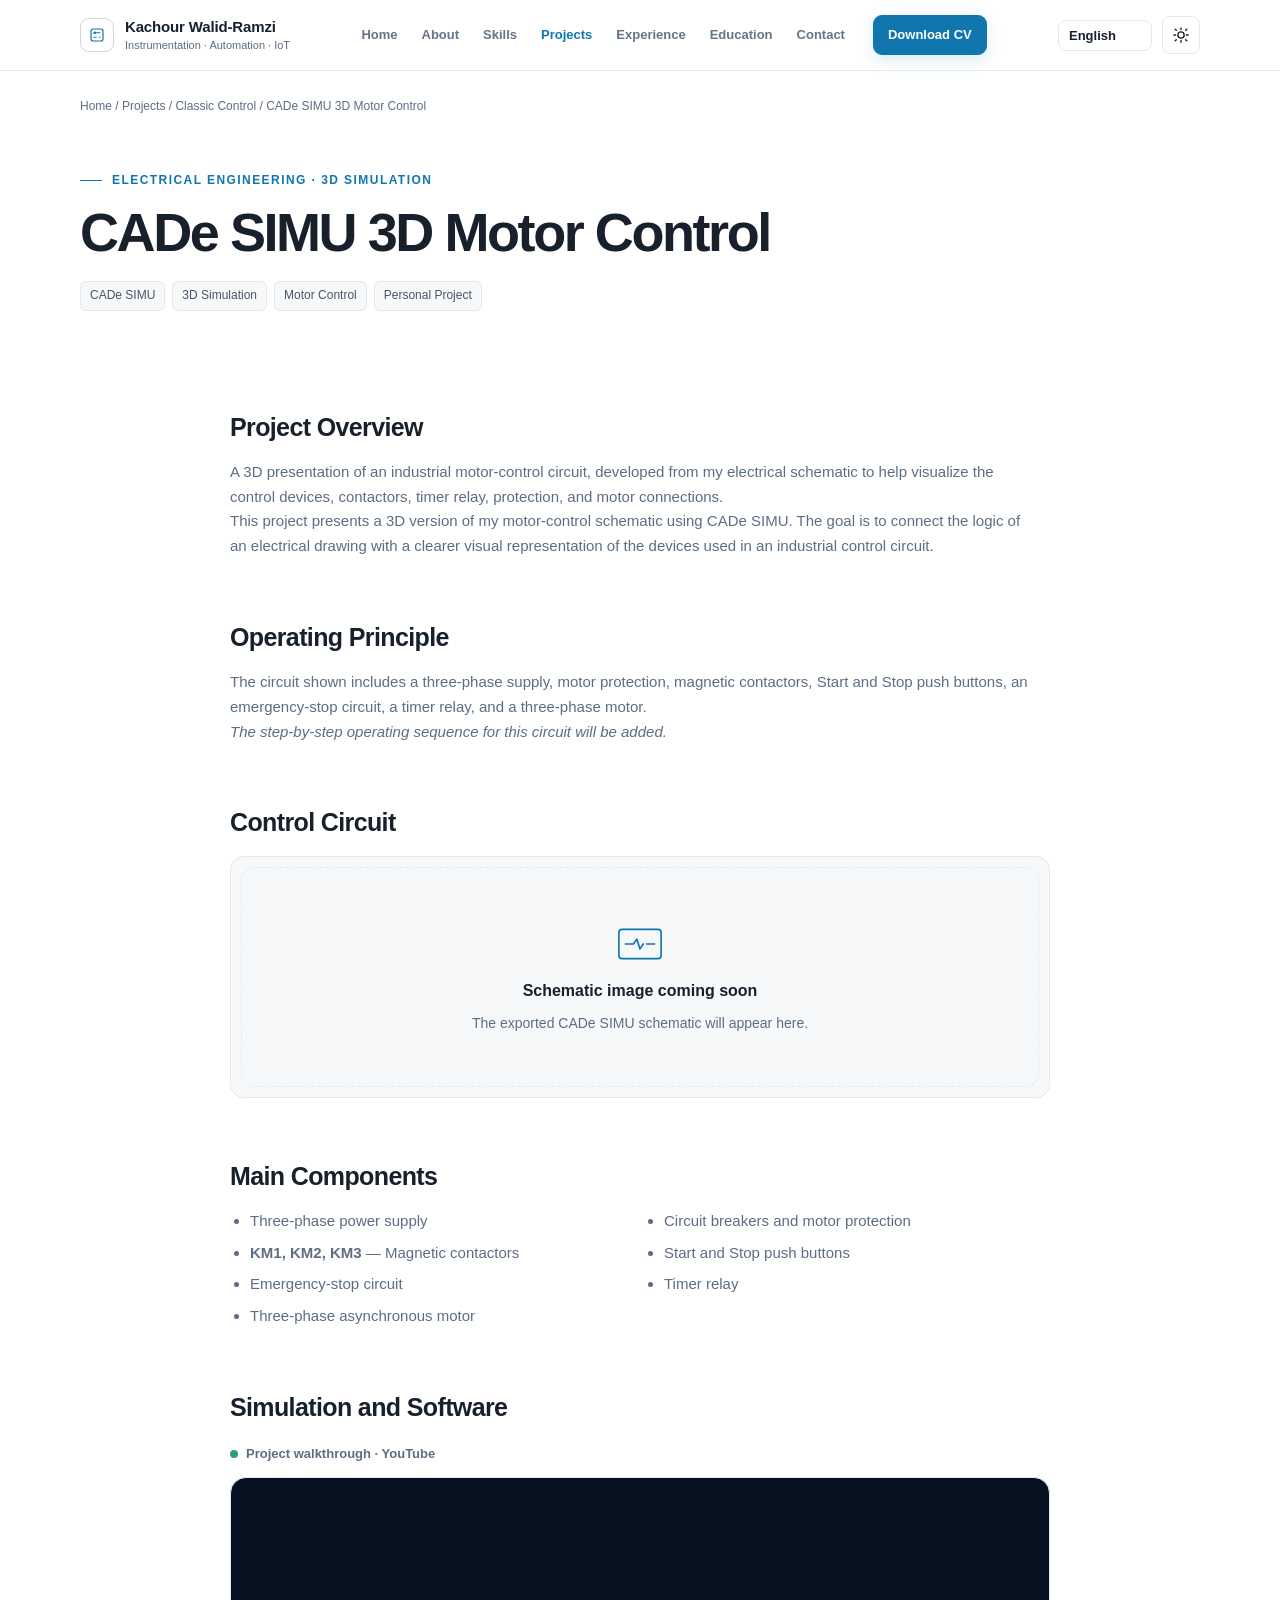
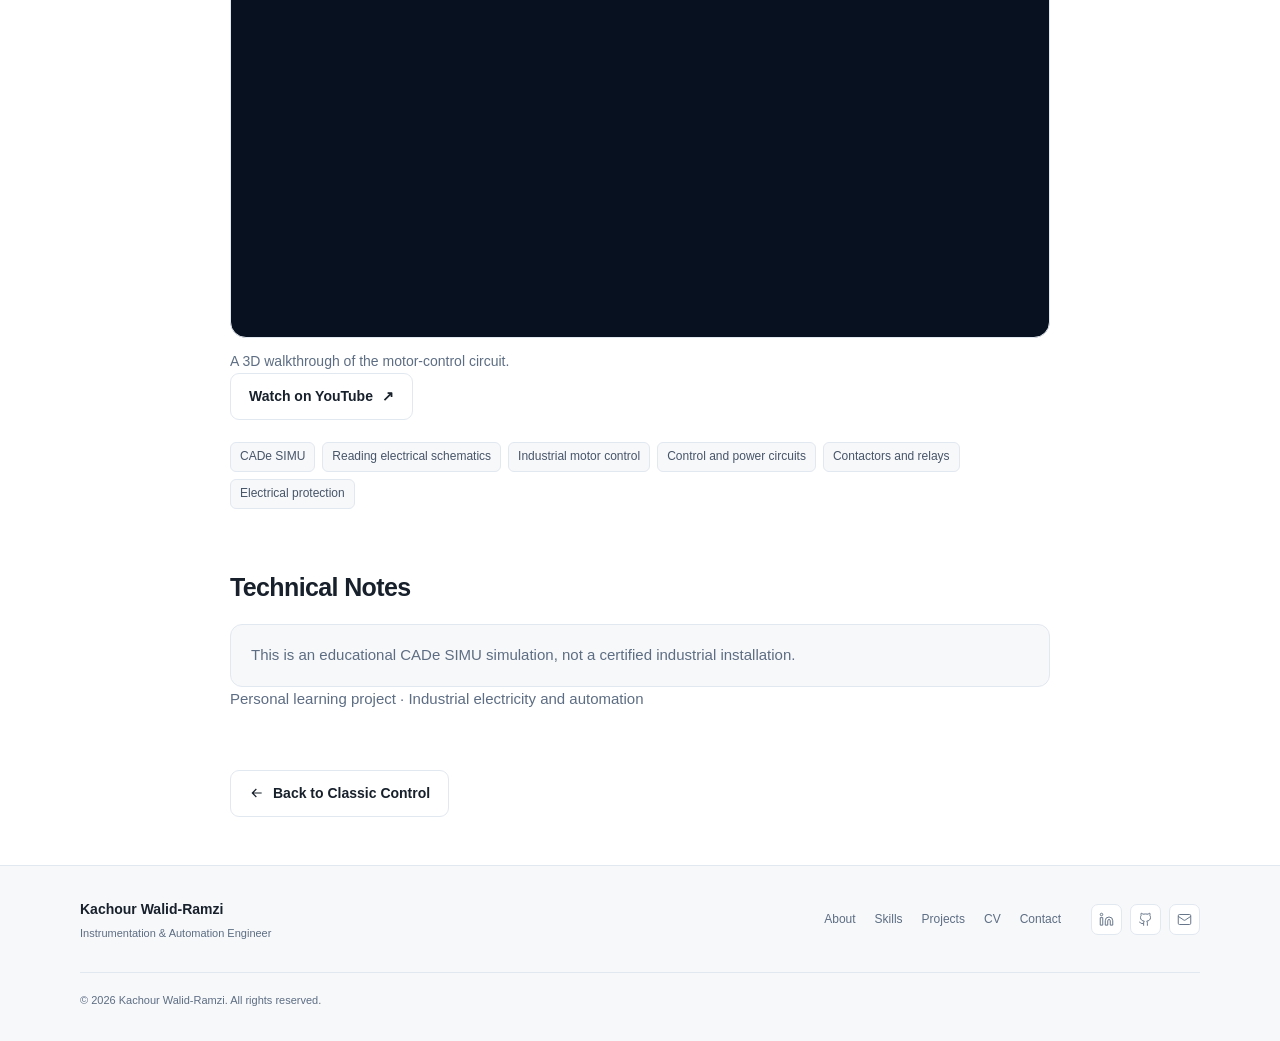
<file: projects/project_details/classic_control/cade-simu-3d-motor-control.html>
<!DOCTYPE html>
<html lang="en">
<head>
  <meta charset="UTF-8">
  <meta name="viewport" content="width=device-width, initial-scale=1.0">
  <title data-i18n="classicProject.cade3d.title">CADe SIMU 3D Motor Control</title>
  <meta name="description" content="A 3D CADe SIMU presentation of a three-phase motor-control circuit with contactors, Start/Stop controls, emergency stop, motor protection and a timer relay.">
  <meta property="og:title" content="CADe SIMU 3D Motor Control — Portfolio">
  <meta property="og:description" content="A 3D CADe SIMU presentation of a three-phase motor-control circuit with contactors, Start/Stop controls, emergency stop, motor protection and a timer relay.">
  <meta property="og:type" content="article">
  <meta property="og:url" content="https://walid-ramzi.github.io/Portfolio/projects/project_details/classic_control/cade-simu-3d-motor-control.html">
  <meta property="og:image" content="https://walid-ramzi.github.io/Portfolio/assets/og-image.png">
  <meta property="og:image:width" content="1200">
  <meta property="og:image:height" content="630">
  <meta name="twitter:card" content="summary_large_image">
  <meta name="theme-color" content="#ffffff" media="(prefers-color-scheme: light)">
  <meta name="theme-color" content="#0b1322" media="(prefers-color-scheme: dark)">
  <link rel="icon" href="data:image/svg+xml,%3Csvg xmlns='http://www.w3.org/2000/svg' viewBox='0 0 100 100'%3E%3Crect width='100' height='100' rx='12' fill='%230EA5E9'/%3E%3Ctext x='50' y='68' font-size='50' text-anchor='middle' fill='white' font-family='sans-serif' font-weight='600'%3EE%3C/text%3E%3C/svg%3E">
  <script>
    // Applied synchronously, before CSS paints, so the page never flashes
    // light-then-dark (or dark-then-light) on load.
    (function () {
      try {
        var saved = localStorage.getItem('theme');
        var theme = saved || (window.matchMedia('(prefers-color-scheme: dark)').matches ? 'dark' : 'light');
        if (theme === 'dark') document.documentElement.setAttribute('data-theme', 'dark');
      } catch (e) { /* localStorage unavailable — default to light */ }
    })();
  </script>
  <link rel="stylesheet" href="../../../css/styles.css">
  <script src="../../../js/i18n.js"></script>
</head>
<body>
<a class="skip-link" href="#main" data-i18n="a11y.skipToContent">Skip to main content</a>
  <header class="header">
    <div class="container header-inner">
      <a class="brand" href="../../../index.html#hero" aria-label="Kachour Walid-Ramzi home">
        <span class="brand-mark" aria-hidden="true">
          <svg viewBox="0 0 24 24" fill="none" stroke="currentColor" stroke-width="1.6" stroke-linecap="round"
            stroke-linejoin="round">
            <rect x="4" y="4" width="16" height="16" rx="3" />
            <path d="M8 9h8M8 15h3M15 15h1" />
            <circle cx="9" cy="9" r="1" />
          </svg>
        </span>
        <span class="brand-text"><span class="brand-name">Kachour Walid-Ramzi</span><span class="brand-title"
            data-i18n="hero.kicker">Instrumentation & Automation Engineer</span></span>
      </a>
      <nav class="header-nav" aria-label="Main navigation">
        <a href="../../../index.html#hero" data-i18n="nav.home">Home</a>
        <a href="../../../index.html#about" data-i18n="nav.about">About</a>
        <a href="../../../index.html#skills" data-i18n="nav.skills">Skills</a>
        <a href="../../../index.html#projects" class="active" data-i18n="nav.projects">Projects</a>
        <a href="../../../index.html#experience" data-i18n="nav.experience">Experience</a>
        <a href="../../../index.html#education" data-i18n="nav.education">Education</a>
        <a href="../../../index.html#contact" data-i18n="nav.contact">Contact</a>
        <a href="../../../assets/cv.pdf" class="btn btn-filled btn-small" download data-i18n="nav.downloadCV">Download CV</a>
      </nav>
      <div class="header-controls">
        <div class="lang-selector-wrap">
          <label for="languageSelector" class="visually-hidden" data-i18n="language.selector">Language</label>
          <select id="languageSelector" class="lang-select" aria-label="Select language">
            <option value="en" data-i18n="language.en">English</option>
            <option value="fr" data-i18n="language.fr">Français</option>
            <option value="ar" data-i18n="language.ar">العربية</option>
          </select>
        </div>
        <button id="themeToggle" class="theme-toggle" type="button" aria-label="Switch to dark theme"
          aria-pressed="false">
          <svg class="theme-toggle-icon theme-icon-sun" viewBox="0 0 24 24" fill="none" stroke="currentColor"
            stroke-width="1.8" stroke-linecap="round">
            <circle cx="12" cy="12" r="4.2" />
            <path d="M12 2.5v2.2M12 19.3v2.2M4.2 4.2l1.6 1.6M18.2 18.2l1.6 1.6M2.5 12h2.2M19.3 12h2.2M4.2 19.8l1.6-1.6M18.2 5.8l1.6-1.6" />
          </svg>
          <svg class="theme-toggle-icon theme-icon-moon" viewBox="0 0 24 24" fill="none" stroke="currentColor"
            stroke-width="1.8" stroke-linecap="round" stroke-linejoin="round">
            <path d="M20 14.5A8.5 8.5 0 1 1 9.5 4a6.8 6.8 0 0 0 10.5 10.5z" />
          </svg>
        </button>
        <button class="hamburger" aria-label="Open menu" aria-expanded="false" type="button"><svg
            viewBox="0 0 24 24" fill="none" stroke="currentColor" stroke-width="2" stroke-linecap="round">
            <path d="M4 7h16M4 12h16M4 17h16" />
          </svg></button>
      </div>
    </div>
  </header>
  <nav id="mobileNav" class="mobile-nav" aria-label="Mobile navigation">
    <a href="../../../index.html#hero" data-i18n="nav.home">Home</a>
    <a href="../../../index.html#about" data-i18n="nav.about">About</a>
    <a href="../../../index.html#skills" data-i18n="nav.skills">Skills</a>
    <a href="../../../index.html#projects" data-i18n="nav.projects">Projects</a>
    <a href="../../../index.html#experience" data-i18n="nav.experience">Experience</a>
    <a href="../../../index.html#education" data-i18n="nav.education">Education</a>
    <a href="../../../index.html#contact" data-i18n="nav.contact">Contact</a>
    <a href="../../../assets/cv.pdf" class="btn btn-filled" download data-i18n="nav.downloadCV">Download CV</a>
  </nav>

<main id="main" tabindex="-1">
<div class="container breadcrumb-wrap"><nav class="breadcrumb" aria-label="Breadcrumb"><a href="../../../index.html" data-i18n="nav.home">Home</a> / <a href="../../../index.html#projects" data-i18n="nav.projects">Projects</a> / <a href="../../classic-control.html" data-i18n="classicProject.common.classicControl">Classic Control</a> / <span aria-current="page" data-i18n="classicProject.cade3d.title">CADe SIMU 3D Motor Control</span></nav></div>
    <section class="project-detail-header">
      <div class="container">
        <p class="section-kicker" data-i18n="classicProject.cade3d.eyebrow">Electrical Engineering · 3D Simulation</p>
        <h1 data-i18n="classicProject.cade3d.title">CADe SIMU 3D Motor Control</h1>
        <div class="project-detail-meta"><span class="tag">CADe SIMU</span><span class="tag" data-i18n="classicProject.cade3d.tag1">3D Simulation</span><span class="tag" data-i18n="classicProject.cade3d.tag2">Motor Control</span><span class="tag" data-i18n="classicProject.cade3d.tag3">Personal Project</span></div>
      </div>
    </section>
    <div class="container">
    <section class="project-detail-section" aria-labelledby="h-overview">
      <h2 id="h-overview" data-i18n="classicProject.common.overview">Project Overview</h2>
      <p data-i18n="classicProject.cade3d.overview">A 3D presentation of an industrial motor-control circuit, developed from my electrical schematic to help visualize the control devices, contactors, timer relay, protection, and motor connections.</p><p data-i18n="classicProject.cade3d.about">This project presents a 3D version of my motor-control schematic using CADe SIMU. The goal is to connect the logic of an electrical drawing with a clearer visual representation of the devices used in an industrial control circuit.</p>
    </section>
    <section class="project-detail-section" aria-labelledby="h-principle">
      <h2 id="h-principle" data-i18n="classicProject.common.principle">Operating Principle</h2>
      <p data-i18n="classicProject.cade3d.principle">The circuit shown includes a three-phase supply, motor protection, magnetic contactors, Start and Stop push buttons, an emergency-stop circuit, a timer relay, and a three-phase motor.</p><p class="todo-note" data-i18n="classicProject.common.sequenceToAdd">The step-by-step operating sequence for this circuit will be added.</p>
    </section>
    <section class="project-detail-section" aria-labelledby="h-circuit">
      <h2 id="h-circuit" data-i18n="classicProject.common.circuit">Control Circuit</h2>
      <figure class="schematic-figure">
        <div class="schematic-frame">
          <!-- ADD THE SCHEMATIC: replace the placeholder <div> below with
               <a href="../../../assets/projects/cade3d/schematic.png" target="_blank" rel="noopener">
                 <img src="../../../assets/projects/cade3d/schematic.png" alt="Short description of the schematic" width="1600" height="900" loading="lazy">
               </a>
               (the frame scrolls sideways on phones so the drawing stays readable). -->
          <div class="schematic-placeholder">
            <svg viewBox="0 0 64 64" fill="none" stroke="currentColor" stroke-width="2" stroke-linecap="round" stroke-linejoin="round" aria-hidden="true"><rect x="6" y="14" width="52" height="36" rx="4"/><path d="M14 32h10M40 32h10M24 32l4-6 4 12 4-6"/></svg>
            <strong data-i18n="classicProject.common.schematicTitle">Schematic image coming soon</strong>
            <span data-i18n="classicProject.common.schematicHint">The exported CADe SIMU schematic will appear here.</span>
          </div>
        </div>
      </figure>
    </section>
    <section class="project-detail-section" aria-labelledby="h-components">
      <h2 id="h-components" data-i18n="classicProject.common.components">Main Components</h2>
<ul class="component-list component-list--cols"><li><span data-i18n="classicProject.parts.supply3ph">Three-phase power supply</span></li><li><span data-i18n="classicProject.parts.breakers">Circuit breakers and motor protection</span></li><li><strong>KM1, KM2, KM3</strong> — <span data-i18n="classicProject.parts.magneticContactors">Magnetic contactors</span></li><li><span data-i18n="classicProject.parts.startStopButtons">Start and Stop push buttons</span></li><li><span data-i18n="classicProject.parts.eStopCircuit">Emergency-stop circuit</span></li><li><span data-i18n="classicProject.parts.timerRelay">Timer relay</span></li><li><span data-i18n="classicProject.parts.asyncMotor">Three-phase asynchronous motor</span></li></ul>
    </section>
    <section class="project-detail-section" aria-labelledby="h-simulation">
      <h2 id="h-simulation" data-i18n="classicProject.common.simulation">Simulation and Software</h2>
      <div class="video-label"><span data-i18n="classicProject.cade3d.videoLabel">Project walkthrough · YouTube</span></div>
      <div class="video-frame"><iframe src="https://www.youtube-nocookie.com/embed/C_jibfze0No?rel=0" title="CADe SIMU 3D Motor Control" data-i18n-attr="title:classicProject.cade3d.title" loading="lazy" referrerpolicy="strict-origin-when-cross-origin" allow="accelerometer; clipboard-write; encrypted-media; gyroscope; picture-in-picture; web-share" allowfullscreen></iframe></div>
      <p class="video-note" data-i18n="classicProject.cade3d.videoNote">A 3D walkthrough of the motor-control circuit.</p>
      <p><a class="btn btn-outlined" href="https://youtu.be/C_jibfze0No" target="_blank" rel="noopener noreferrer"><span data-i18n="classicProject.common.watch">Watch on YouTube</span> <span aria-hidden="true">↗</span></a></p>
      <div class="tech-list sim-tags"><span class="tag">CADe SIMU</span><span class="tag" data-i18n="classicProject.cade3d.skill1">Reading electrical schematics</span><span class="tag" data-i18n="classicProject.cade3d.skill2">Industrial motor control</span><span class="tag" data-i18n="classicProject.cade3d.skill3">Control and power circuits</span><span class="tag" data-i18n="classicProject.cade3d.skill4">Contactors and relays</span><span class="tag" data-i18n="classicProject.cade3d.skill5">Electrical protection</span></div>
    </section>
    <section class="project-detail-section" aria-labelledby="h-notes">
      <h2 id="h-notes" data-i18n="classicProject.common.notes">Technical Notes</h2>
      <div class="detail-callout "><p data-i18n="classicProject.common.educationalNote">This is an educational CADe SIMU simulation, not a certified industrial installation.</p></div>
      <p data-i18n="classicProject.cade3d.learningNote">Personal learning project · Industrial electricity and automation</p>
    </section>
    <div class="container-narrow back-link-row">
      <a href="../../classic-control.html" class="btn btn-outlined"><svg class="back-arrow" viewBox="0 0 24 24" fill="none" stroke="currentColor" stroke-width="1.8" aria-hidden="true"><path d="M19 12H6M11 6l-6 6 6 6"/></svg><span data-i18n="classicProject.common.back">Back to Classic Control</span></a>
    </div>
    </div>
</main>

<footer class="footer">
    <div class="container footer-inner">
      <div><span class="footer-brand-name" data-i18n="footer.name">Kachour Walid-Ramzi</span><span
          class="footer-brand-title" data-i18n="footer.title">Instrumentation &amp; Automation Engineer</span></div>
      <nav class="footer-links"><a href="../../../index.html#about" data-i18n="footer.links.about">About</a><a href="../../../index.html#skills"
          data-i18n="footer.links.skills">Skills</a><a href="../../../index.html#projects" data-i18n="footer.links.projects">Projects</a><a
          href="../../../assets/cv.pdf" download data-i18n="footer.links.cv">CV</a><a href="../../../index.html#contact"
          data-i18n="footer.links.contact">Contact</a></nav>
      <div class="footer-social"><a href="https://linkedin.com" target="_blank" rel="noopener"
          aria-label="LinkedIn"><svg viewBox="0 0 24 24" fill="none" stroke="currentColor" stroke-width="1.5">
            <path d="M16 8a6 6 0 0 1 6 6v7h-4v-7a2 2 0 0 0-2-2 2 2 0 0 0-2 2v7h-4v-7a6 6 0 0 1 6-6ZM2 9h4v12H2z" />
            <circle cx="4" cy="4" r="2" />
          </svg></a><a href="https://github.com" target="_blank" rel="noopener" aria-label="GitHub"><svg
            viewBox="0 0 24 24" fill="none" stroke="currentColor" stroke-width="1.5">
            <path
              d="M15 22v-4a4.8 4.8 0 0 0-1-3.5c3 0 6-2 6-5.5.1-1.2-.3-2.5-1-3.5.3-1.2.3-2.4 0-3.5 0 0-1 0-3 1.5-2.6-.5-5.4-.5-8 0C6 2 5 2 5 2c-.3 1.2-.3 2.4 0 3.5A5.4 5.4 0 0 0 4 9c0 3.5 3 5.5 6 5.5-.4.5-.7 1.1-.8 1.7-.2.6-.2 1.2-.2 1.8v4" />
            <path d="M9 18c-4.5 2-5-2-7-2" />
          </svg></a><a href="mailto:kachourwalidramzi@gmail.com" aria-label="Email"><svg viewBox="0 0 24 24" fill="none"
            stroke="currentColor" stroke-width="1.5">
            <rect x="2" y="4" width="20" height="16" rx="2" />
            <path d="m22 7-9 6a2 2 0 0 1-2 0L2 7" />
          </svg></a></div>
      <div class="footer-bottom" data-i18n="footer.copyright">© 2026 Kachour Walid-Ramzi. All rights reserved.</div>
    </div>
  </footer>

<script src="../../../js/main.js"></script>
</body>
</html>
</file>
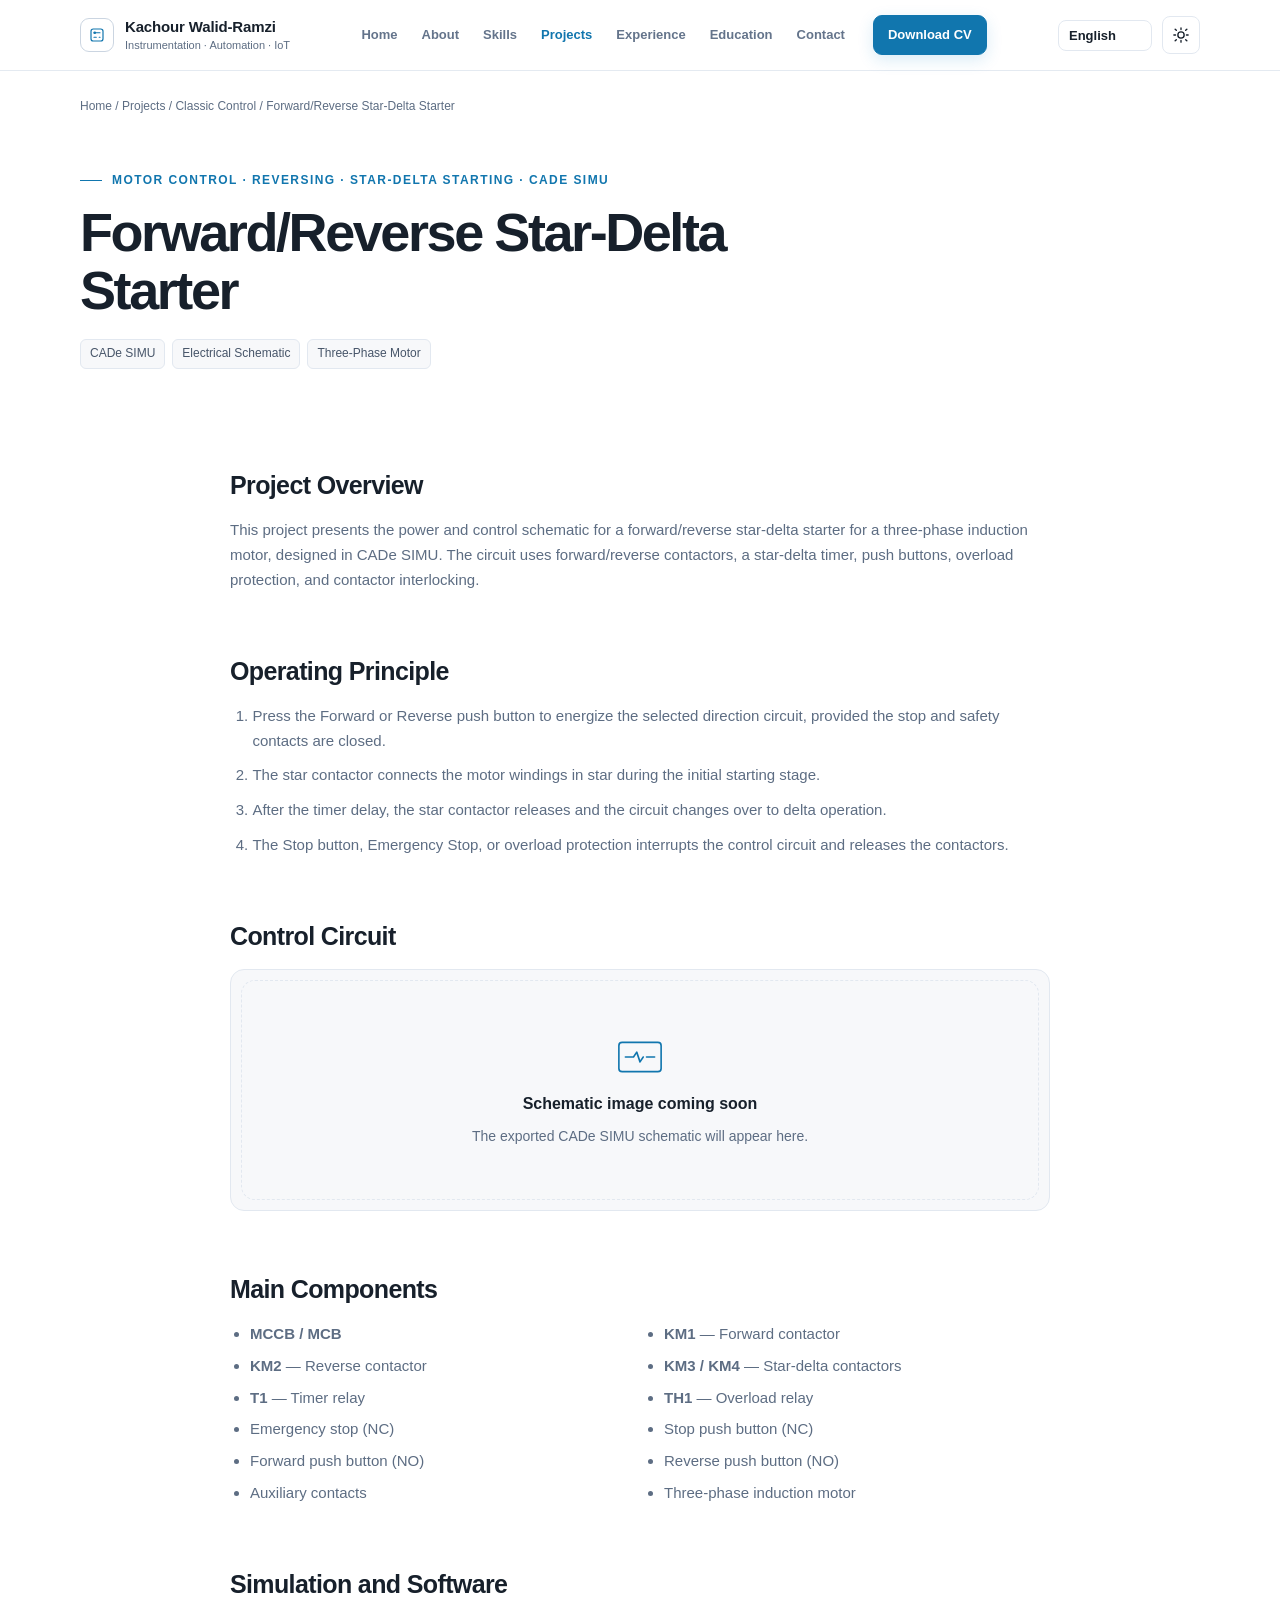
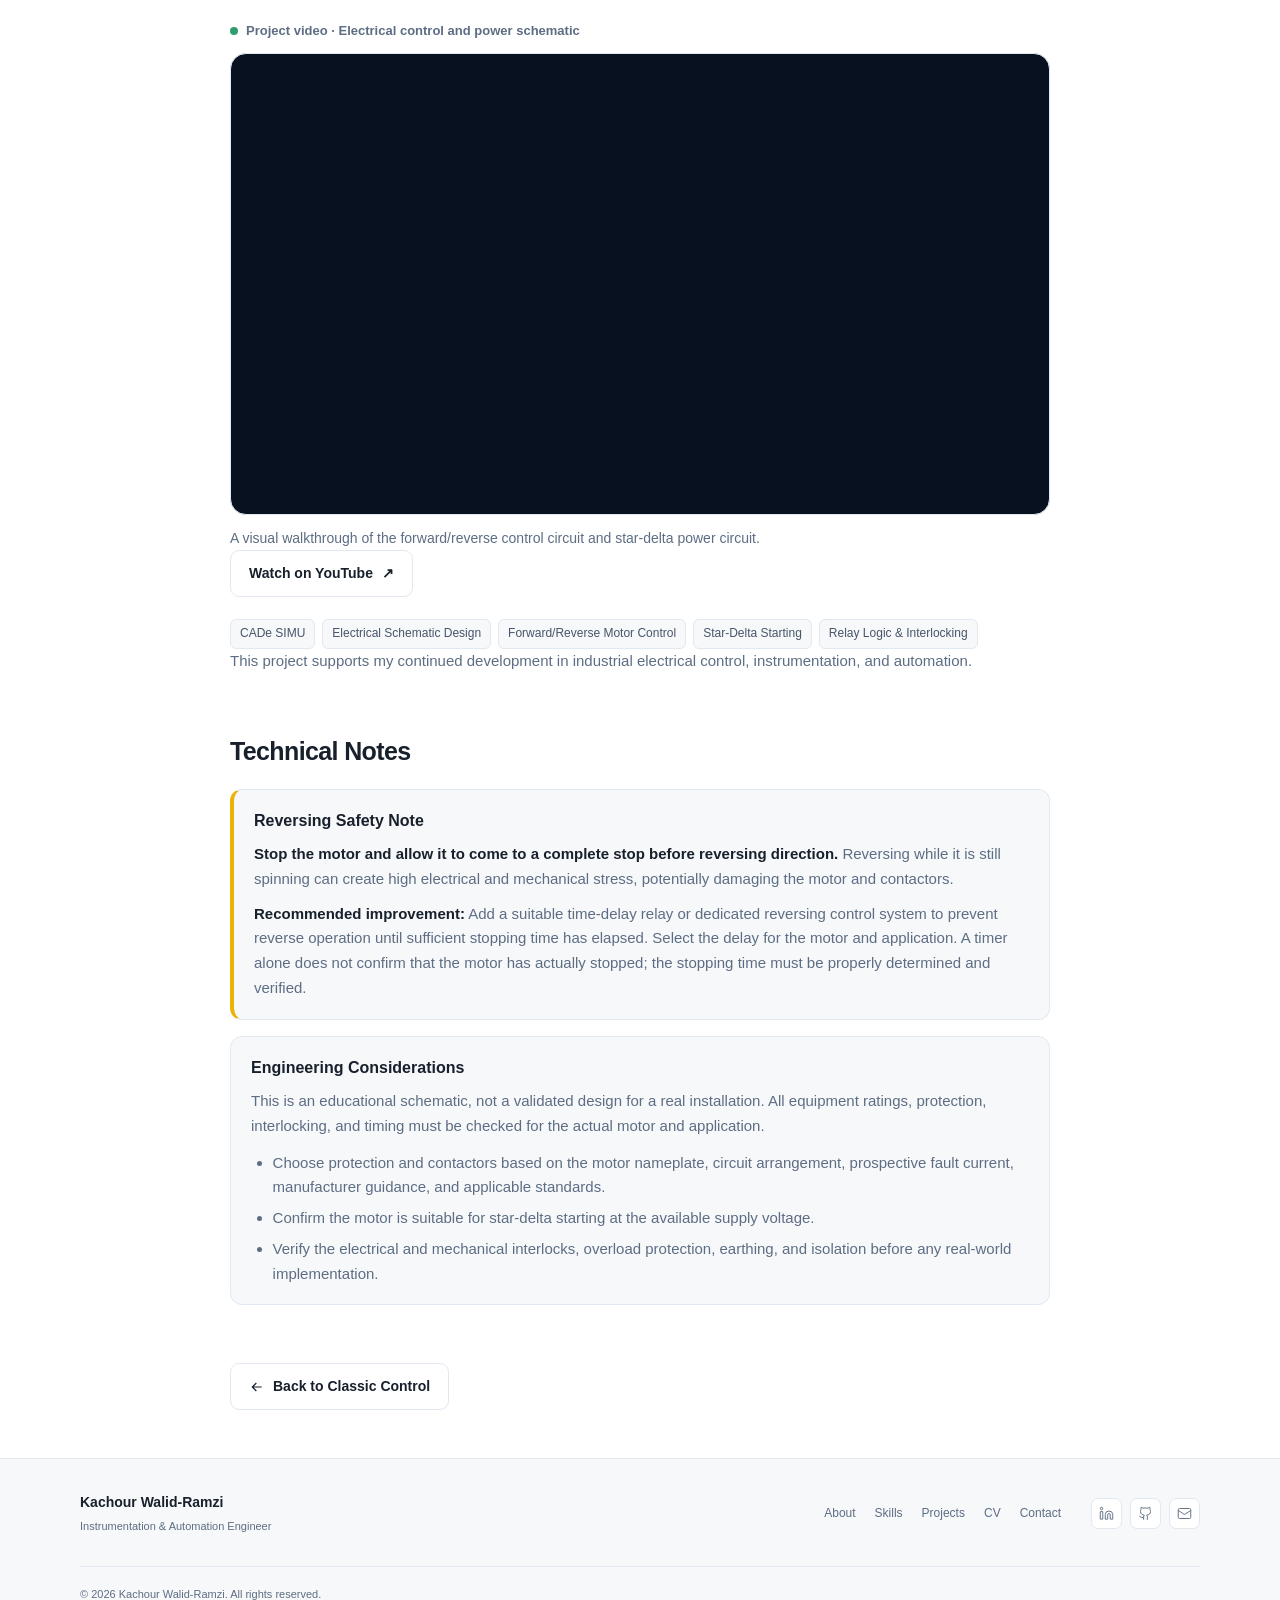
<file: projects/project_details/classic_control/forward-reverse-star-delta-starter.html>
<!DOCTYPE html>
<html lang="en">
<head>
  <meta charset="UTF-8">
  <meta name="viewport" content="width=device-width, initial-scale=1.0">
  <title data-i18n="classicProject.fwdrev.title">Forward/Reverse Star-Delta Starter</title>
  <meta name="description" content="Power and control schematic of a forward/reverse star-delta starter for a three-phase induction motor, with a star-delta timer, overload protection and contactor interlocking.">
  <meta property="og:title" content="Forward/Reverse Star-Delta Starter — Portfolio">
  <meta property="og:description" content="Power and control schematic of a forward/reverse star-delta starter for a three-phase induction motor, with a star-delta timer, overload protection and contactor interlocking.">
  <meta property="og:type" content="article">
  <meta property="og:url" content="https://walid-ramzi.github.io/Portfolio/projects/project_details/classic_control/forward-reverse-star-delta-starter.html">
  <meta property="og:image" content="https://walid-ramzi.github.io/Portfolio/assets/og-image.png">
  <meta property="og:image:width" content="1200">
  <meta property="og:image:height" content="630">
  <meta name="twitter:card" content="summary_large_image">
  <meta name="theme-color" content="#ffffff" media="(prefers-color-scheme: light)">
  <meta name="theme-color" content="#0b1322" media="(prefers-color-scheme: dark)">
  <link rel="icon" href="data:image/svg+xml,%3Csvg xmlns='http://www.w3.org/2000/svg' viewBox='0 0 100 100'%3E%3Crect width='100' height='100' rx='12' fill='%230EA5E9'/%3E%3Ctext x='50' y='68' font-size='50' text-anchor='middle' fill='white' font-family='sans-serif' font-weight='600'%3EE%3C/text%3E%3C/svg%3E">
  <script>
    // Applied synchronously, before CSS paints, so the page never flashes
    // light-then-dark (or dark-then-light) on load.
    (function () {
      try {
        var saved = localStorage.getItem('theme');
        var theme = saved || (window.matchMedia('(prefers-color-scheme: dark)').matches ? 'dark' : 'light');
        if (theme === 'dark') document.documentElement.setAttribute('data-theme', 'dark');
      } catch (e) { /* localStorage unavailable — default to light */ }
    })();
  </script>
  <link rel="stylesheet" href="../../../css/styles.css">
  <script src="../../../js/i18n.js"></script>
</head>
<body>
<a class="skip-link" href="#main" data-i18n="a11y.skipToContent">Skip to main content</a>
  <header class="header">
    <div class="container header-inner">
      <a class="brand" href="../../../index.html#hero" aria-label="Kachour Walid-Ramzi home">
        <span class="brand-mark" aria-hidden="true">
          <svg viewBox="0 0 24 24" fill="none" stroke="currentColor" stroke-width="1.6" stroke-linecap="round"
            stroke-linejoin="round">
            <rect x="4" y="4" width="16" height="16" rx="3" />
            <path d="M8 9h8M8 15h3M15 15h1" />
            <circle cx="9" cy="9" r="1" />
          </svg>
        </span>
        <span class="brand-text"><span class="brand-name">Kachour Walid-Ramzi</span><span class="brand-title"
            data-i18n="hero.kicker">Instrumentation & Automation Engineer</span></span>
      </a>
      <nav class="header-nav" aria-label="Main navigation">
        <a href="../../../index.html#hero" data-i18n="nav.home">Home</a>
        <a href="../../../index.html#about" data-i18n="nav.about">About</a>
        <a href="../../../index.html#skills" data-i18n="nav.skills">Skills</a>
        <a href="../../../index.html#projects" class="active" data-i18n="nav.projects">Projects</a>
        <a href="../../../index.html#experience" data-i18n="nav.experience">Experience</a>
        <a href="../../../index.html#education" data-i18n="nav.education">Education</a>
        <a href="../../../index.html#contact" data-i18n="nav.contact">Contact</a>
        <a href="../../../assets/cv.pdf" class="btn btn-filled btn-small" download data-i18n="nav.downloadCV">Download CV</a>
      </nav>
      <div class="header-controls">
        <div class="lang-selector-wrap">
          <label for="languageSelector" class="visually-hidden" data-i18n="language.selector">Language</label>
          <select id="languageSelector" class="lang-select" aria-label="Select language">
            <option value="en" data-i18n="language.en">English</option>
            <option value="fr" data-i18n="language.fr">Français</option>
            <option value="ar" data-i18n="language.ar">العربية</option>
          </select>
        </div>
        <button id="themeToggle" class="theme-toggle" type="button" aria-label="Switch to dark theme"
          aria-pressed="false">
          <svg class="theme-toggle-icon theme-icon-sun" viewBox="0 0 24 24" fill="none" stroke="currentColor"
            stroke-width="1.8" stroke-linecap="round">
            <circle cx="12" cy="12" r="4.2" />
            <path d="M12 2.5v2.2M12 19.3v2.2M4.2 4.2l1.6 1.6M18.2 18.2l1.6 1.6M2.5 12h2.2M19.3 12h2.2M4.2 19.8l1.6-1.6M18.2 5.8l1.6-1.6" />
          </svg>
          <svg class="theme-toggle-icon theme-icon-moon" viewBox="0 0 24 24" fill="none" stroke="currentColor"
            stroke-width="1.8" stroke-linecap="round" stroke-linejoin="round">
            <path d="M20 14.5A8.5 8.5 0 1 1 9.5 4a6.8 6.8 0 0 0 10.5 10.5z" />
          </svg>
        </button>
        <button class="hamburger" aria-label="Open menu" aria-expanded="false" type="button"><svg
            viewBox="0 0 24 24" fill="none" stroke="currentColor" stroke-width="2" stroke-linecap="round">
            <path d="M4 7h16M4 12h16M4 17h16" />
          </svg></button>
      </div>
    </div>
  </header>
  <nav id="mobileNav" class="mobile-nav" aria-label="Mobile navigation">
    <a href="../../../index.html#hero" data-i18n="nav.home">Home</a>
    <a href="../../../index.html#about" data-i18n="nav.about">About</a>
    <a href="../../../index.html#skills" data-i18n="nav.skills">Skills</a>
    <a href="../../../index.html#projects" data-i18n="nav.projects">Projects</a>
    <a href="../../../index.html#experience" data-i18n="nav.experience">Experience</a>
    <a href="../../../index.html#education" data-i18n="nav.education">Education</a>
    <a href="../../../index.html#contact" data-i18n="nav.contact">Contact</a>
    <a href="../../../assets/cv.pdf" class="btn btn-filled" download data-i18n="nav.downloadCV">Download CV</a>
  </nav>

<main id="main" tabindex="-1">
<div class="container breadcrumb-wrap"><nav class="breadcrumb" aria-label="Breadcrumb"><a href="../../../index.html" data-i18n="nav.home">Home</a> / <a href="../../../index.html#projects" data-i18n="nav.projects">Projects</a> / <a href="../../classic-control.html" data-i18n="classicProject.common.classicControl">Classic Control</a> / <span aria-current="page" data-i18n="classicProject.fwdrev.title">Forward/Reverse Star-Delta Starter</span></nav></div>
    <section class="project-detail-header">
      <div class="container">
        <p class="section-kicker" data-i18n="classicProject.fwdrev.eyebrow">Motor Control · Reversing · Star-Delta Starting · CADe SIMU</p>
        <h1 data-i18n="classicProject.fwdrev.title">Forward/Reverse Star-Delta Starter</h1>
        <div class="project-detail-meta"><span class="tag">CADe SIMU</span><span class="tag" data-i18n="classicProject.fwdrev.tag1">Electrical Schematic</span><span class="tag" data-i18n="classicProject.fwdrev.tag2">Three-Phase Motor</span></div>
      </div>
    </section>
    <div class="container">
    <section class="project-detail-section" aria-labelledby="h-overview">
      <h2 id="h-overview" data-i18n="classicProject.common.overview">Project Overview</h2>
      <p data-i18n="classicProject.fwdrev.overview">This project presents the power and control schematic for a forward/reverse star-delta starter for a three-phase induction motor, designed in CADe SIMU. The circuit uses forward/reverse contactors, a star-delta timer, push buttons, overload protection, and contactor interlocking.</p>
    </section>
    <section class="project-detail-section" aria-labelledby="h-principle">
      <h2 id="h-principle" data-i18n="classicProject.common.principle">Operating Principle</h2>
      <ol class="steps-list"><li><span data-i18n="classicProject.fwdrev.op1">Press the Forward or Reverse push button to energize the selected direction circuit, provided the stop and safety contacts are closed.</span></li><li><span data-i18n="classicProject.fwdrev.op2">The star contactor connects the motor windings in star during the initial starting stage.</span></li><li><span data-i18n="classicProject.fwdrev.op3">After the timer delay, the star contactor releases and the circuit changes over to delta operation.</span></li><li><span data-i18n="classicProject.fwdrev.op4">The Stop button, Emergency Stop, or overload protection interrupts the control circuit and releases the contactors.</span></li></ol>
    </section>
    <section class="project-detail-section" aria-labelledby="h-circuit">
      <h2 id="h-circuit" data-i18n="classicProject.common.circuit">Control Circuit</h2>
      <figure class="schematic-figure">
        <div class="schematic-frame">
          <!-- ADD THE SCHEMATIC: replace the placeholder <div> below with
               <a href="../../../assets/projects/fwdrev/schematic.png" target="_blank" rel="noopener">
                 <img src="../../../assets/projects/fwdrev/schematic.png" alt="Short description of the schematic" width="1600" height="900" loading="lazy">
               </a>
               (the frame scrolls sideways on phones so the drawing stays readable). -->
          <div class="schematic-placeholder">
            <svg viewBox="0 0 64 64" fill="none" stroke="currentColor" stroke-width="2" stroke-linecap="round" stroke-linejoin="round" aria-hidden="true"><rect x="6" y="14" width="52" height="36" rx="4"/><path d="M14 32h10M40 32h10M24 32l4-6 4 12 4-6"/></svg>
            <strong data-i18n="classicProject.common.schematicTitle">Schematic image coming soon</strong>
            <span data-i18n="classicProject.common.schematicHint">The exported CADe SIMU schematic will appear here.</span>
          </div>
        </div>
      </figure>
    </section>
    <section class="project-detail-section" aria-labelledby="h-components">
      <h2 id="h-components" data-i18n="classicProject.common.components">Main Components</h2>
<ul class="component-list component-list--cols"><li><strong>MCCB / MCB</strong></li><li><strong>KM1</strong> — <span data-i18n="classicProject.parts.forwardContactor">Forward contactor</span></li><li><strong>KM2</strong> — <span data-i18n="classicProject.parts.reverseContactor">Reverse contactor</span></li><li><strong>KM3 / KM4</strong> — <span data-i18n="classicProject.parts.starDeltaContactors">Star-delta contactors</span></li><li><strong>T1</strong> — <span data-i18n="classicProject.parts.timerRelay">Timer relay</span></li><li><strong>TH1</strong> — <span data-i18n="classicProject.parts.overloadRelay">Overload relay</span></li><li><span data-i18n="classicProject.parts.emergencyStopNC">Emergency stop (NC)</span></li><li><span data-i18n="classicProject.parts.stopButtonNC">Stop push button (NC)</span></li><li><span data-i18n="classicProject.parts.forwardButtonNO">Forward push button (NO)</span></li><li><span data-i18n="classicProject.parts.reverseButtonNO">Reverse push button (NO)</span></li><li><span data-i18n="classicProject.parts.auxContacts">Auxiliary contacts</span></li><li><span data-i18n="classicProject.parts.inductionMotor">Three-phase induction motor</span></li></ul>
    </section>
    <section class="project-detail-section" aria-labelledby="h-simulation">
      <h2 id="h-simulation" data-i18n="classicProject.common.simulation">Simulation and Software</h2>
      <div class="video-label"><span data-i18n="classicProject.fwdrev.videoLabel">Project video · Electrical control and power schematic</span></div>
      <div class="video-frame"><iframe src="https://www.youtube-nocookie.com/embed/eNBWYxGb8HI?rel=0" title="Forward/Reverse Star-Delta Starter" data-i18n-attr="title:classicProject.fwdrev.title" loading="lazy" referrerpolicy="strict-origin-when-cross-origin" allow="accelerometer; clipboard-write; encrypted-media; gyroscope; picture-in-picture; web-share" allowfullscreen></iframe></div>
      <p class="video-note" data-i18n="classicProject.fwdrev.videoNote">A visual walkthrough of the forward/reverse control circuit and star-delta power circuit.</p>
      <p><a class="btn btn-outlined" href="https://youtu.be/eNBWYxGb8HI" target="_blank" rel="noopener noreferrer"><span data-i18n="classicProject.common.watch">Watch on YouTube</span> <span aria-hidden="true">↗</span></a></p>
      <div class="tech-list sim-tags"><span class="tag">CADe SIMU</span><span class="tag" data-i18n="classicProject.fwdrev.focus1">Electrical Schematic Design</span><span class="tag" data-i18n="classicProject.fwdrev.focus2">Forward/Reverse Motor Control</span><span class="tag" data-i18n="classicProject.fwdrev.focus3">Star-Delta Starting</span><span class="tag" data-i18n="classicProject.fwdrev.focus4">Relay Logic &amp; Interlocking</span></div>
      <p data-i18n="classicProject.fwdrev.learning">This project supports my continued development in industrial electrical control, instrumentation, and automation.</p>
    </section>
    <section class="project-detail-section" aria-labelledby="h-notes">
      <h2 id="h-notes" data-i18n="classicProject.common.notes">Technical Notes</h2>
      <div class="detail-callout safety-callout"><h3 class="callout-title" data-i18n="classicProject.fwdrev.safetyTitle">Reversing Safety Note</h3><p><strong data-i18n="classicProject.fwdrev.safetyLead">Stop the motor and allow it to come to a complete stop before reversing direction.</strong> <span data-i18n="classicProject.fwdrev.safetyBody">Reversing while it is still spinning can create high electrical and mechanical stress, potentially damaging the motor and contactors.</span></p><p><strong data-i18n="classicProject.fwdrev.improveLead">Recommended improvement:</strong> <span data-i18n="classicProject.fwdrev.improveBody">Add a suitable time-delay relay or dedicated reversing control system to prevent reverse operation until sufficient stopping time has elapsed. Select the delay for the motor and application. A timer alone does not confirm that the motor has actually stopped; the stopping time must be properly determined and verified.</span></p></div>
      <div class="detail-callout "><h3 class="callout-title" data-i18n="classicProject.common.engineeringTitle">Engineering Considerations</h3><p data-i18n="classicProject.fwdrev.engineering">This is an educational schematic, not a validated design for a real installation. All equipment ratings, protection, interlocking, and timing must be checked for the actual motor and application.</p><ul class="plain-list"><li><span data-i18n="classicProject.fwdrev.eng1">Choose protection and contactors based on the motor nameplate, circuit arrangement, prospective fault current, manufacturer guidance, and applicable standards.</span></li><li><span data-i18n="classicProject.fwdrev.eng2">Confirm the motor is suitable for star-delta starting at the available supply voltage.</span></li><li><span data-i18n="classicProject.fwdrev.eng3">Verify the electrical and mechanical interlocks, overload protection, earthing, and isolation before any real-world implementation.</span></li></ul></div>
    </section>
    <div class="container-narrow back-link-row">
      <a href="../../classic-control.html" class="btn btn-outlined"><svg class="back-arrow" viewBox="0 0 24 24" fill="none" stroke="currentColor" stroke-width="1.8" aria-hidden="true"><path d="M19 12H6M11 6l-6 6 6 6"/></svg><span data-i18n="classicProject.common.back">Back to Classic Control</span></a>
    </div>
    </div>
</main>

<footer class="footer">
    <div class="container footer-inner">
      <div><span class="footer-brand-name" data-i18n="footer.name">Kachour Walid-Ramzi</span><span
          class="footer-brand-title" data-i18n="footer.title">Instrumentation &amp; Automation Engineer</span></div>
      <nav class="footer-links"><a href="../../../index.html#about" data-i18n="footer.links.about">About</a><a href="../../../index.html#skills"
          data-i18n="footer.links.skills">Skills</a><a href="../../../index.html#projects" data-i18n="footer.links.projects">Projects</a><a
          href="../../../assets/cv.pdf" download data-i18n="footer.links.cv">CV</a><a href="../../../index.html#contact"
          data-i18n="footer.links.contact">Contact</a></nav>
      <div class="footer-social"><a href="https://linkedin.com" target="_blank" rel="noopener"
          aria-label="LinkedIn"><svg viewBox="0 0 24 24" fill="none" stroke="currentColor" stroke-width="1.5">
            <path d="M16 8a6 6 0 0 1 6 6v7h-4v-7a2 2 0 0 0-2-2 2 2 0 0 0-2 2v7h-4v-7a6 6 0 0 1 6-6ZM2 9h4v12H2z" />
            <circle cx="4" cy="4" r="2" />
          </svg></a><a href="https://github.com" target="_blank" rel="noopener" aria-label="GitHub"><svg
            viewBox="0 0 24 24" fill="none" stroke="currentColor" stroke-width="1.5">
            <path
              d="M15 22v-4a4.8 4.8 0 0 0-1-3.5c3 0 6-2 6-5.5.1-1.2-.3-2.5-1-3.5.3-1.2.3-2.4 0-3.5 0 0-1 0-3 1.5-2.6-.5-5.4-.5-8 0C6 2 5 2 5 2c-.3 1.2-.3 2.4 0 3.5A5.4 5.4 0 0 0 4 9c0 3.5 3 5.5 6 5.5-.4.5-.7 1.1-.8 1.7-.2.6-.2 1.2-.2 1.8v4" />
            <path d="M9 18c-4.5 2-5-2-7-2" />
          </svg></a><a href="mailto:kachourwalidramzi@gmail.com" aria-label="Email"><svg viewBox="0 0 24 24" fill="none"
            stroke="currentColor" stroke-width="1.5">
            <rect x="2" y="4" width="20" height="16" rx="2" />
            <path d="m22 7-9 6a2 2 0 0 1-2 0L2 7" />
          </svg></a></div>
      <div class="footer-bottom" data-i18n="footer.copyright">© 2026 Kachour Walid-Ramzi. All rights reserved.</div>
    </div>
  </footer>

<script src="../../../js/main.js"></script>
</body>
</html>
</file>
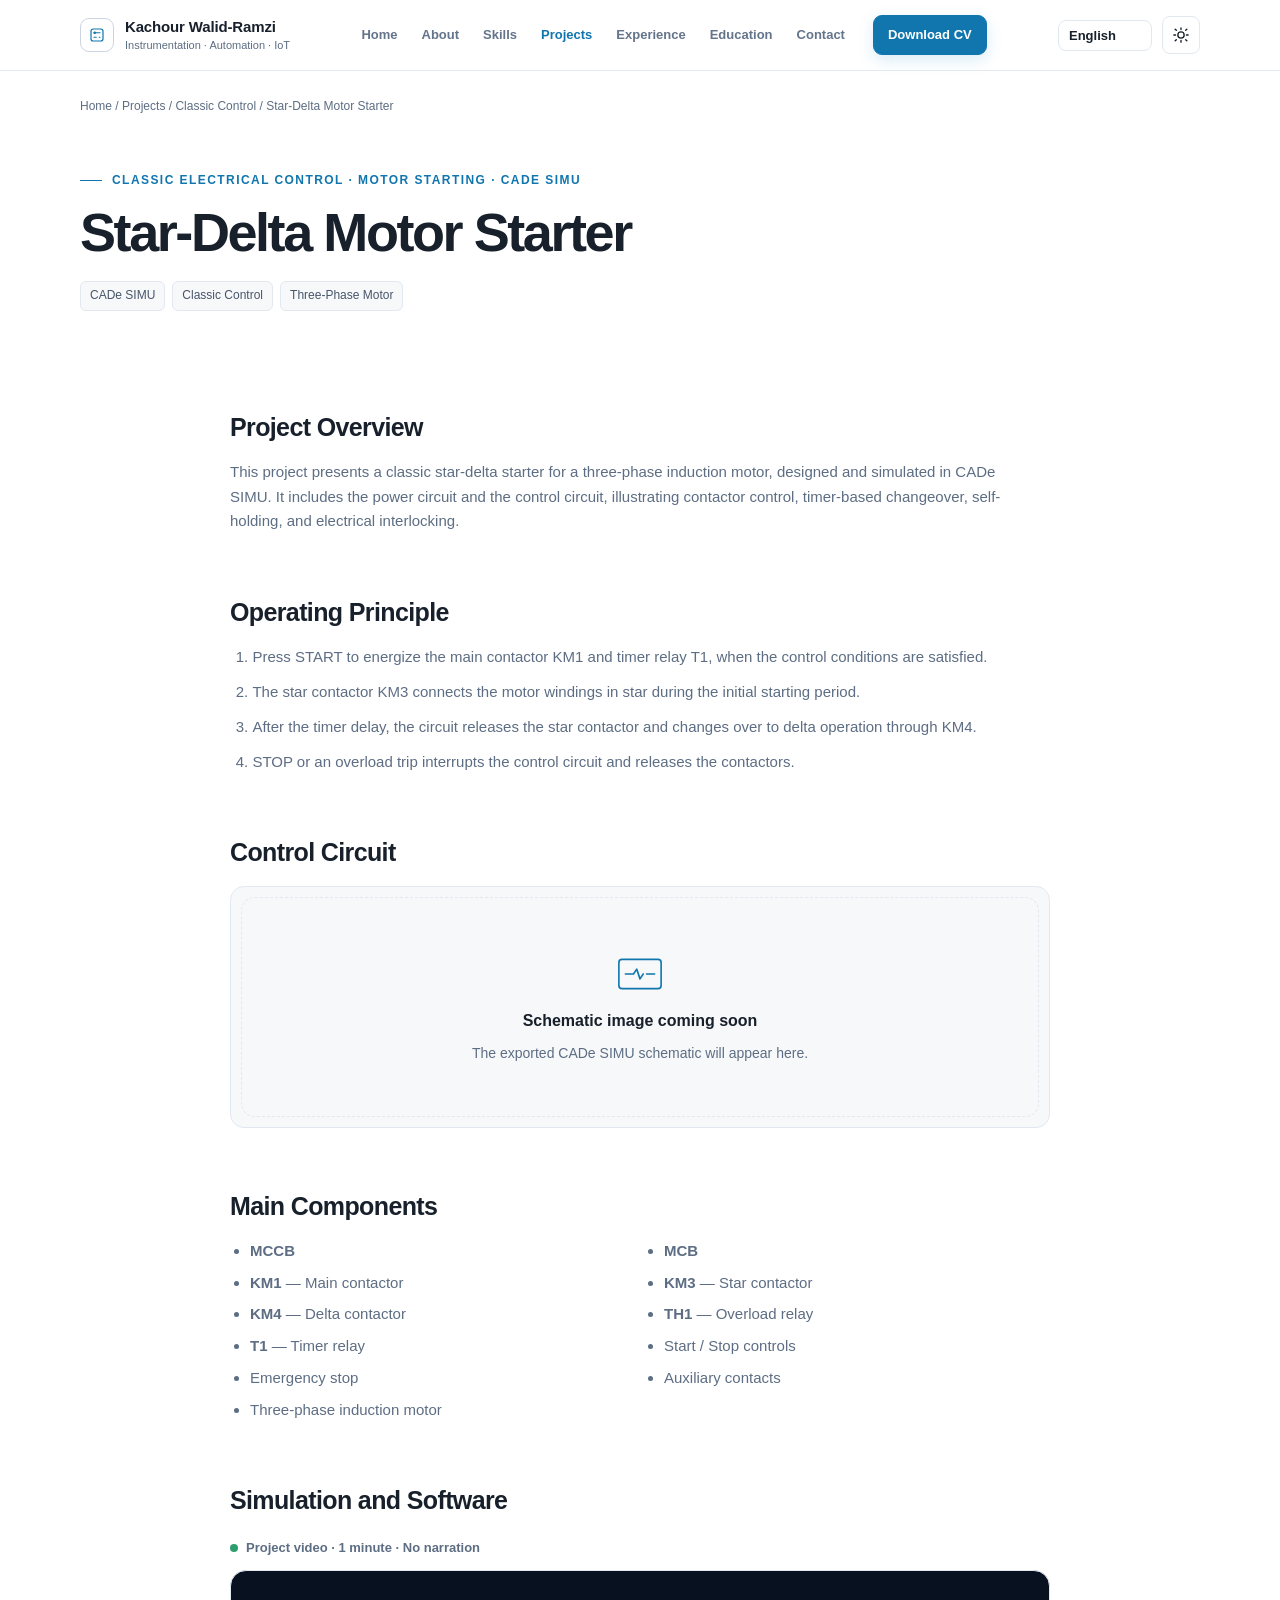
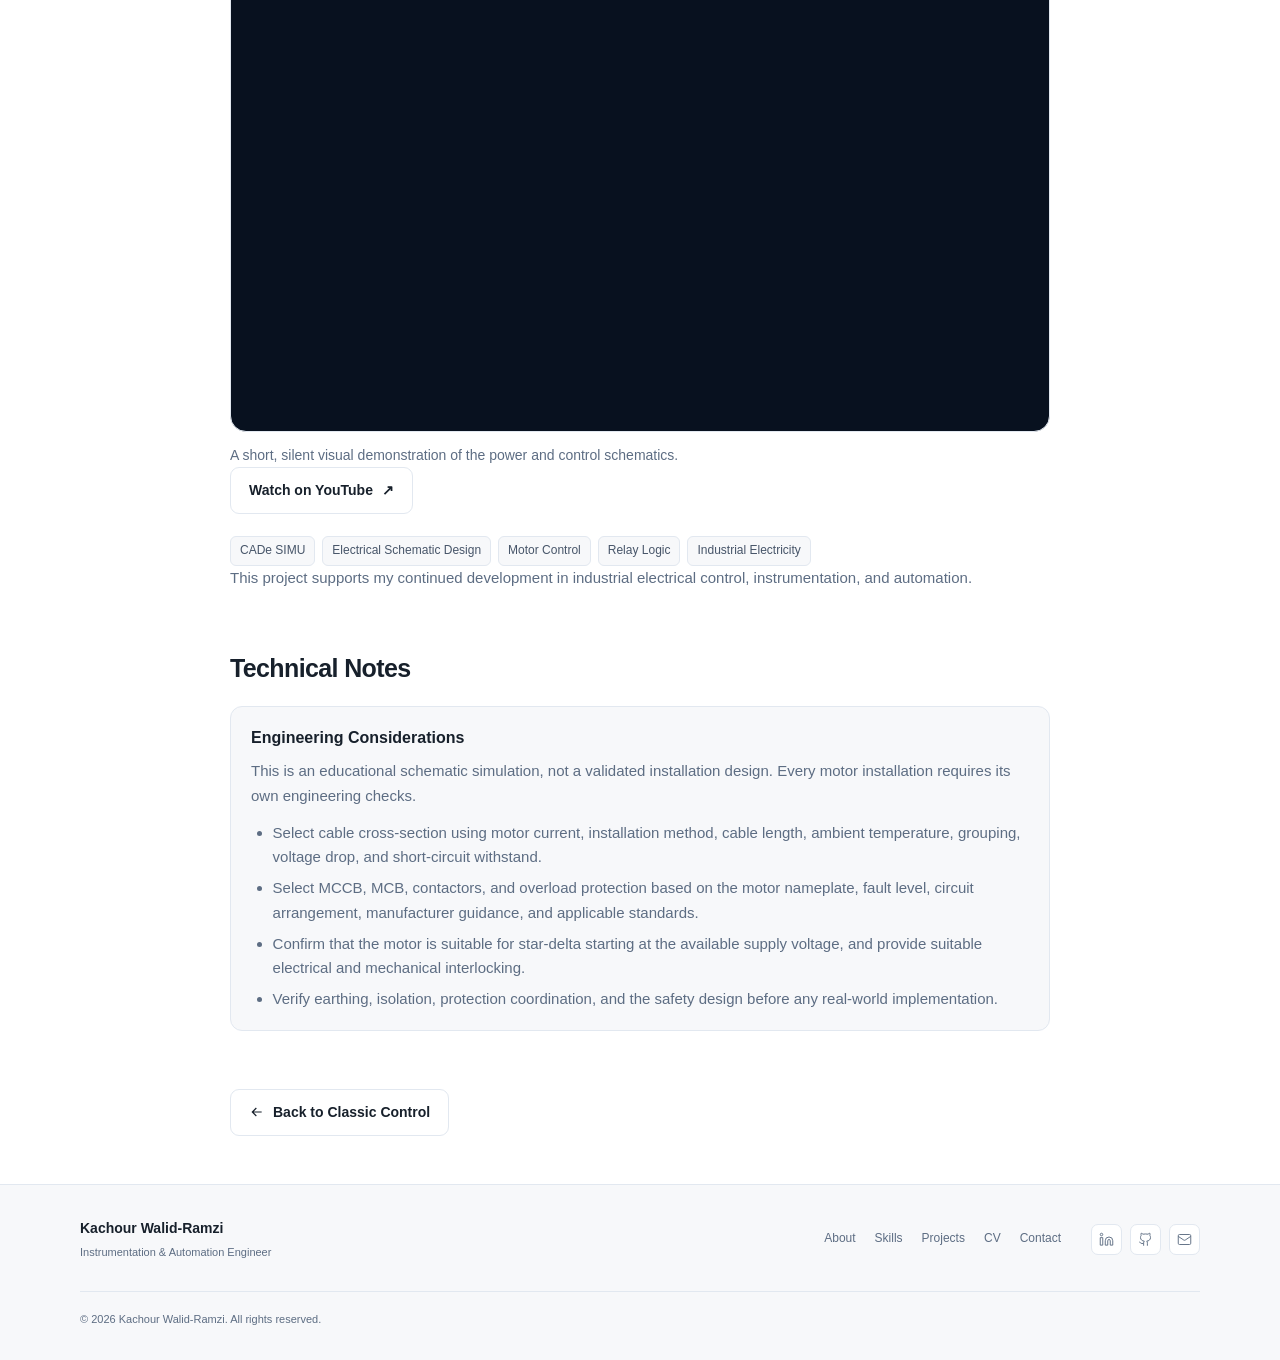
<file: projects/project_details/classic_control/star-delta-starter.html>
<!DOCTYPE html>
<html lang="en">
<head>
  <meta charset="UTF-8">
  <meta name="viewport" content="width=device-width, initial-scale=1.0">
  <title data-i18n="classicProject.stardelta.title">Star-Delta Motor Starter</title>
  <meta name="description" content="A classic star-delta starter for a three-phase induction motor, with power and control circuits, timer-based changeover, self-holding and electrical interlocking.">
  <meta property="og:title" content="Star-Delta Motor Starter — Portfolio">
  <meta property="og:description" content="A classic star-delta starter for a three-phase induction motor, with power and control circuits, timer-based changeover, self-holding and electrical interlocking.">
  <meta property="og:type" content="article">
  <meta property="og:url" content="https://walid-ramzi.github.io/Portfolio/projects/project_details/classic_control/star-delta-starter.html">
  <meta property="og:image" content="https://walid-ramzi.github.io/Portfolio/assets/og-image.png">
  <meta property="og:image:width" content="1200">
  <meta property="og:image:height" content="630">
  <meta name="twitter:card" content="summary_large_image">
  <meta name="theme-color" content="#ffffff" media="(prefers-color-scheme: light)">
  <meta name="theme-color" content="#0b1322" media="(prefers-color-scheme: dark)">
  <link rel="icon" href="data:image/svg+xml,%3Csvg xmlns='http://www.w3.org/2000/svg' viewBox='0 0 100 100'%3E%3Crect width='100' height='100' rx='12' fill='%230EA5E9'/%3E%3Ctext x='50' y='68' font-size='50' text-anchor='middle' fill='white' font-family='sans-serif' font-weight='600'%3EE%3C/text%3E%3C/svg%3E">
  <script>
    // Applied synchronously, before CSS paints, so the page never flashes
    // light-then-dark (or dark-then-light) on load.
    (function () {
      try {
        var saved = localStorage.getItem('theme');
        var theme = saved || (window.matchMedia('(prefers-color-scheme: dark)').matches ? 'dark' : 'light');
        if (theme === 'dark') document.documentElement.setAttribute('data-theme', 'dark');
      } catch (e) { /* localStorage unavailable — default to light */ }
    })();
  </script>
  <link rel="stylesheet" href="../../../css/styles.css">
  <script src="../../../js/i18n.js"></script>
</head>
<body>
<a class="skip-link" href="#main" data-i18n="a11y.skipToContent">Skip to main content</a>
  <header class="header">
    <div class="container header-inner">
      <a class="brand" href="../../../index.html#hero" aria-label="Kachour Walid-Ramzi home">
        <span class="brand-mark" aria-hidden="true">
          <svg viewBox="0 0 24 24" fill="none" stroke="currentColor" stroke-width="1.6" stroke-linecap="round"
            stroke-linejoin="round">
            <rect x="4" y="4" width="16" height="16" rx="3" />
            <path d="M8 9h8M8 15h3M15 15h1" />
            <circle cx="9" cy="9" r="1" />
          </svg>
        </span>
        <span class="brand-text"><span class="brand-name">Kachour Walid-Ramzi</span><span class="brand-title"
            data-i18n="hero.kicker">Instrumentation & Automation Engineer</span></span>
      </a>
      <nav class="header-nav" aria-label="Main navigation">
        <a href="../../../index.html#hero" data-i18n="nav.home">Home</a>
        <a href="../../../index.html#about" data-i18n="nav.about">About</a>
        <a href="../../../index.html#skills" data-i18n="nav.skills">Skills</a>
        <a href="../../../index.html#projects" class="active" data-i18n="nav.projects">Projects</a>
        <a href="../../../index.html#experience" data-i18n="nav.experience">Experience</a>
        <a href="../../../index.html#education" data-i18n="nav.education">Education</a>
        <a href="../../../index.html#contact" data-i18n="nav.contact">Contact</a>
        <a href="../../../assets/cv.pdf" class="btn btn-filled btn-small" download data-i18n="nav.downloadCV">Download CV</a>
      </nav>
      <div class="header-controls">
        <div class="lang-selector-wrap">
          <label for="languageSelector" class="visually-hidden" data-i18n="language.selector">Language</label>
          <select id="languageSelector" class="lang-select" aria-label="Select language">
            <option value="en" data-i18n="language.en">English</option>
            <option value="fr" data-i18n="language.fr">Français</option>
            <option value="ar" data-i18n="language.ar">العربية</option>
          </select>
        </div>
        <button id="themeToggle" class="theme-toggle" type="button" aria-label="Switch to dark theme"
          aria-pressed="false">
          <svg class="theme-toggle-icon theme-icon-sun" viewBox="0 0 24 24" fill="none" stroke="currentColor"
            stroke-width="1.8" stroke-linecap="round">
            <circle cx="12" cy="12" r="4.2" />
            <path d="M12 2.5v2.2M12 19.3v2.2M4.2 4.2l1.6 1.6M18.2 18.2l1.6 1.6M2.5 12h2.2M19.3 12h2.2M4.2 19.8l1.6-1.6M18.2 5.8l1.6-1.6" />
          </svg>
          <svg class="theme-toggle-icon theme-icon-moon" viewBox="0 0 24 24" fill="none" stroke="currentColor"
            stroke-width="1.8" stroke-linecap="round" stroke-linejoin="round">
            <path d="M20 14.5A8.5 8.5 0 1 1 9.5 4a6.8 6.8 0 0 0 10.5 10.5z" />
          </svg>
        </button>
        <button class="hamburger" aria-label="Open menu" aria-expanded="false" type="button"><svg
            viewBox="0 0 24 24" fill="none" stroke="currentColor" stroke-width="2" stroke-linecap="round">
            <path d="M4 7h16M4 12h16M4 17h16" />
          </svg></button>
      </div>
    </div>
  </header>
  <nav id="mobileNav" class="mobile-nav" aria-label="Mobile navigation">
    <a href="../../../index.html#hero" data-i18n="nav.home">Home</a>
    <a href="../../../index.html#about" data-i18n="nav.about">About</a>
    <a href="../../../index.html#skills" data-i18n="nav.skills">Skills</a>
    <a href="../../../index.html#projects" data-i18n="nav.projects">Projects</a>
    <a href="../../../index.html#experience" data-i18n="nav.experience">Experience</a>
    <a href="../../../index.html#education" data-i18n="nav.education">Education</a>
    <a href="../../../index.html#contact" data-i18n="nav.contact">Contact</a>
    <a href="../../../assets/cv.pdf" class="btn btn-filled" download data-i18n="nav.downloadCV">Download CV</a>
  </nav>

<main id="main" tabindex="-1">
<div class="container breadcrumb-wrap"><nav class="breadcrumb" aria-label="Breadcrumb"><a href="../../../index.html" data-i18n="nav.home">Home</a> / <a href="../../../index.html#projects" data-i18n="nav.projects">Projects</a> / <a href="../../classic-control.html" data-i18n="classicProject.common.classicControl">Classic Control</a> / <span aria-current="page" data-i18n="classicProject.stardelta.title">Star-Delta Motor Starter</span></nav></div>
    <section class="project-detail-header">
      <div class="container">
        <p class="section-kicker" data-i18n="classicProject.stardelta.eyebrow">Classic Electrical Control · Motor Starting · CADe SIMU</p>
        <h1 data-i18n="classicProject.stardelta.title">Star-Delta Motor Starter</h1>
        <div class="project-detail-meta"><span class="tag">CADe SIMU</span><span class="tag" data-i18n="classicProject.stardelta.tag1">Classic Control</span><span class="tag" data-i18n="classicProject.stardelta.tag2">Three-Phase Motor</span></div>
      </div>
    </section>
    <div class="container">
    <section class="project-detail-section" aria-labelledby="h-overview">
      <h2 id="h-overview" data-i18n="classicProject.common.overview">Project Overview</h2>
      <p data-i18n="classicProject.stardelta.overview">This project presents a classic star-delta starter for a three-phase induction motor, designed and simulated in CADe SIMU. It includes the power circuit and the control circuit, illustrating contactor control, timer-based changeover, self-holding, and electrical interlocking.</p>
    </section>
    <section class="project-detail-section" aria-labelledby="h-principle">
      <h2 id="h-principle" data-i18n="classicProject.common.principle">Operating Principle</h2>
      <ol class="steps-list"><li><span data-i18n="classicProject.stardelta.op1">Press START to energize the main contactor KM1 and timer relay T1, when the control conditions are satisfied.</span></li><li><span data-i18n="classicProject.stardelta.op2">The star contactor KM3 connects the motor windings in star during the initial starting period.</span></li><li><span data-i18n="classicProject.stardelta.op3">After the timer delay, the circuit releases the star contactor and changes over to delta operation through KM4.</span></li><li><span data-i18n="classicProject.stardelta.op4">STOP or an overload trip interrupts the control circuit and releases the contactors.</span></li></ol>
    </section>
    <section class="project-detail-section" aria-labelledby="h-circuit">
      <h2 id="h-circuit" data-i18n="classicProject.common.circuit">Control Circuit</h2>
      <figure class="schematic-figure">
        <div class="schematic-frame">
          <!-- ADD THE SCHEMATIC: replace the placeholder <div> below with
               <a href="../../../assets/projects/stardelta/schematic.png" target="_blank" rel="noopener">
                 <img src="../../../assets/projects/stardelta/schematic.png" alt="Short description of the schematic" width="1600" height="900" loading="lazy">
               </a>
               (the frame scrolls sideways on phones so the drawing stays readable). -->
          <div class="schematic-placeholder">
            <svg viewBox="0 0 64 64" fill="none" stroke="currentColor" stroke-width="2" stroke-linecap="round" stroke-linejoin="round" aria-hidden="true"><rect x="6" y="14" width="52" height="36" rx="4"/><path d="M14 32h10M40 32h10M24 32l4-6 4 12 4-6"/></svg>
            <strong data-i18n="classicProject.common.schematicTitle">Schematic image coming soon</strong>
            <span data-i18n="classicProject.common.schematicHint">The exported CADe SIMU schematic will appear here.</span>
          </div>
        </div>
      </figure>
    </section>
    <section class="project-detail-section" aria-labelledby="h-components">
      <h2 id="h-components" data-i18n="classicProject.common.components">Main Components</h2>
<ul class="component-list component-list--cols"><li><strong>MCCB</strong></li><li><strong>MCB</strong></li><li><strong>KM1</strong> — <span data-i18n="classicProject.parts.mainContactor">Main contactor</span></li><li><strong>KM3</strong> — <span data-i18n="classicProject.parts.starContactor">Star contactor</span></li><li><strong>KM4</strong> — <span data-i18n="classicProject.parts.deltaContactor">Delta contactor</span></li><li><strong>TH1</strong> — <span data-i18n="classicProject.parts.overloadRelay">Overload relay</span></li><li><strong>T1</strong> — <span data-i18n="classicProject.parts.timerRelay">Timer relay</span></li><li><span data-i18n="classicProject.parts.startStop">Start / Stop controls</span></li><li><span data-i18n="classicProject.parts.emergencyStop">Emergency stop</span></li><li><span data-i18n="classicProject.parts.auxContacts">Auxiliary contacts</span></li><li><span data-i18n="classicProject.parts.inductionMotor">Three-phase induction motor</span></li></ul>
    </section>
    <section class="project-detail-section" aria-labelledby="h-simulation">
      <h2 id="h-simulation" data-i18n="classicProject.common.simulation">Simulation and Software</h2>
      <div class="video-label"><span data-i18n="classicProject.stardelta.videoLabel">Project video · 1 minute · No narration</span></div>
      <div class="video-frame"><iframe src="https://www.youtube-nocookie.com/embed/tA-ZC9DDcqQ?rel=0" title="Star-Delta Motor Starter" data-i18n-attr="title:classicProject.stardelta.title" loading="lazy" referrerpolicy="strict-origin-when-cross-origin" allow="accelerometer; clipboard-write; encrypted-media; gyroscope; picture-in-picture; web-share" allowfullscreen></iframe></div>
      <p class="video-note" data-i18n="classicProject.stardelta.videoNote">A short, silent visual demonstration of the power and control schematics.</p>
      <p><a class="btn btn-outlined" href="https://youtu.be/tA-ZC9DDcqQ" target="_blank" rel="noopener noreferrer"><span data-i18n="classicProject.common.watch">Watch on YouTube</span> <span aria-hidden="true">↗</span></a></p>
      <div class="tech-list sim-tags"><span class="tag">CADe SIMU</span><span class="tag" data-i18n="classicProject.stardelta.focus1">Electrical Schematic Design</span><span class="tag" data-i18n="classicProject.stardelta.focus2">Motor Control</span><span class="tag" data-i18n="classicProject.stardelta.focus3">Relay Logic</span><span class="tag" data-i18n="classicProject.stardelta.focus4">Industrial Electricity</span></div>
      <p data-i18n="classicProject.stardelta.learning">This project supports my continued development in industrial electrical control, instrumentation, and automation.</p>
    </section>
    <section class="project-detail-section" aria-labelledby="h-notes">
      <h2 id="h-notes" data-i18n="classicProject.common.notes">Technical Notes</h2>
      <div class="detail-callout "><h3 class="callout-title" data-i18n="classicProject.common.engineeringTitle">Engineering Considerations</h3><p data-i18n="classicProject.stardelta.engineering">This is an educational schematic simulation, not a validated installation design. Every motor installation requires its own engineering checks.</p><ul class="plain-list"><li><span data-i18n="classicProject.stardelta.eng1">Select cable cross-section using motor current, installation method, cable length, ambient temperature, grouping, voltage drop, and short-circuit withstand.</span></li><li><span data-i18n="classicProject.stardelta.eng2">Select MCCB, MCB, contactors, and overload protection based on the motor nameplate, fault level, circuit arrangement, manufacturer guidance, and applicable standards.</span></li><li><span data-i18n="classicProject.stardelta.eng3">Confirm that the motor is suitable for star-delta starting at the available supply voltage, and provide suitable electrical and mechanical interlocking.</span></li><li><span data-i18n="classicProject.stardelta.eng4">Verify earthing, isolation, protection coordination, and the safety design before any real-world implementation.</span></li></ul></div>
    </section>
    <div class="container-narrow back-link-row">
      <a href="../../classic-control.html" class="btn btn-outlined"><svg class="back-arrow" viewBox="0 0 24 24" fill="none" stroke="currentColor" stroke-width="1.8" aria-hidden="true"><path d="M19 12H6M11 6l-6 6 6 6"/></svg><span data-i18n="classicProject.common.back">Back to Classic Control</span></a>
    </div>
    </div>
</main>

<footer class="footer">
    <div class="container footer-inner">
      <div><span class="footer-brand-name" data-i18n="footer.name">Kachour Walid-Ramzi</span><span
          class="footer-brand-title" data-i18n="footer.title">Instrumentation &amp; Automation Engineer</span></div>
      <nav class="footer-links"><a href="../../../index.html#about" data-i18n="footer.links.about">About</a><a href="../../../index.html#skills"
          data-i18n="footer.links.skills">Skills</a><a href="../../../index.html#projects" data-i18n="footer.links.projects">Projects</a><a
          href="../../../assets/cv.pdf" download data-i18n="footer.links.cv">CV</a><a href="../../../index.html#contact"
          data-i18n="footer.links.contact">Contact</a></nav>
      <div class="footer-social"><a href="https://linkedin.com" target="_blank" rel="noopener"
          aria-label="LinkedIn"><svg viewBox="0 0 24 24" fill="none" stroke="currentColor" stroke-width="1.5">
            <path d="M16 8a6 6 0 0 1 6 6v7h-4v-7a2 2 0 0 0-2-2 2 2 0 0 0-2 2v7h-4v-7a6 6 0 0 1 6-6ZM2 9h4v12H2z" />
            <circle cx="4" cy="4" r="2" />
          </svg></a><a href="https://github.com" target="_blank" rel="noopener" aria-label="GitHub"><svg
            viewBox="0 0 24 24" fill="none" stroke="currentColor" stroke-width="1.5">
            <path
              d="M15 22v-4a4.8 4.8 0 0 0-1-3.5c3 0 6-2 6-5.5.1-1.2-.3-2.5-1-3.5.3-1.2.3-2.4 0-3.5 0 0-1 0-3 1.5-2.6-.5-5.4-.5-8 0C6 2 5 2 5 2c-.3 1.2-.3 2.4 0 3.5A5.4 5.4 0 0 0 4 9c0 3.5 3 5.5 6 5.5-.4.5-.7 1.1-.8 1.7-.2.6-.2 1.2-.2 1.8v4" />
            <path d="M9 18c-4.5 2-5-2-7-2" />
          </svg></a><a href="mailto:kachourwalidramzi@gmail.com" aria-label="Email"><svg viewBox="0 0 24 24" fill="none"
            stroke="currentColor" stroke-width="1.5">
            <rect x="2" y="4" width="20" height="16" rx="2" />
            <path d="m22 7-9 6a2 2 0 0 1-2 0L2 7" />
          </svg></a></div>
      <div class="footer-bottom" data-i18n="footer.copyright">© 2026 Kachour Walid-Ramzi. All rights reserved.</div>
    </div>
  </footer>

<script src="../../../js/main.js"></script>
</body>
</html>
</file>
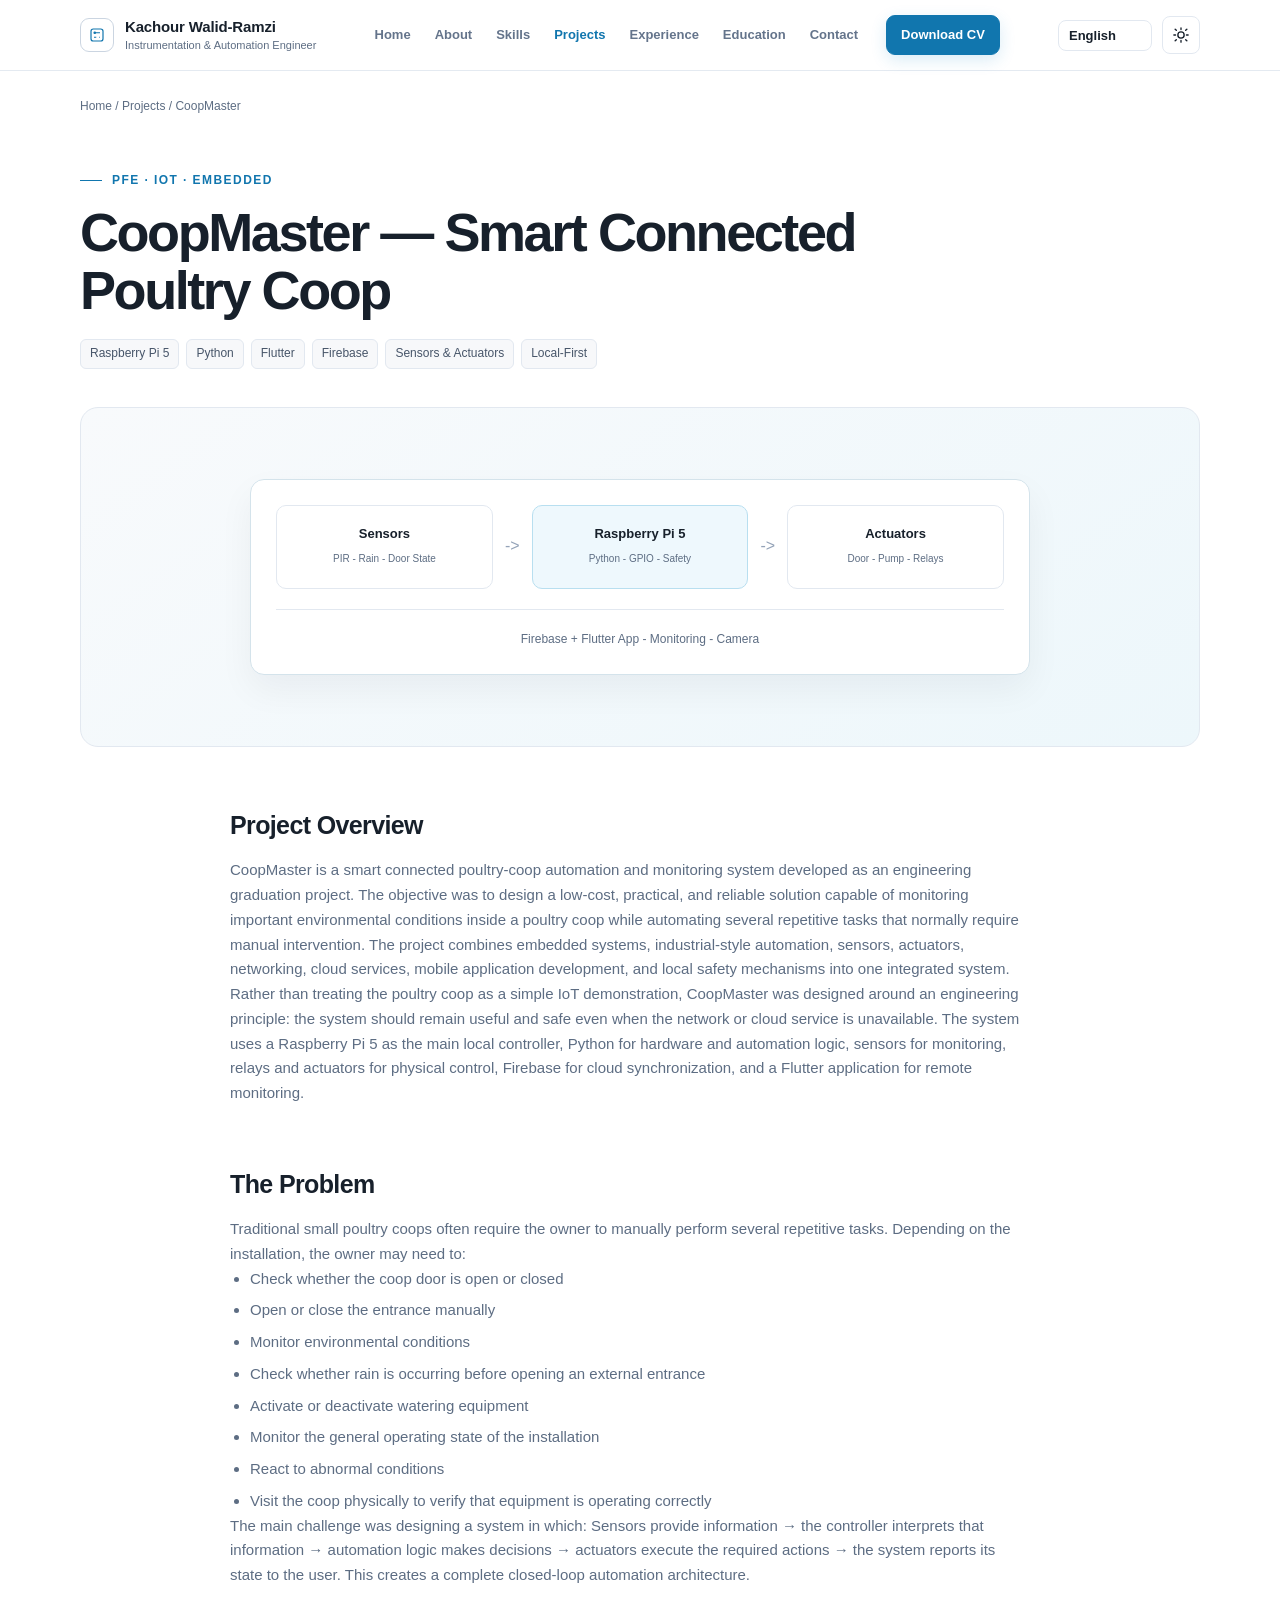
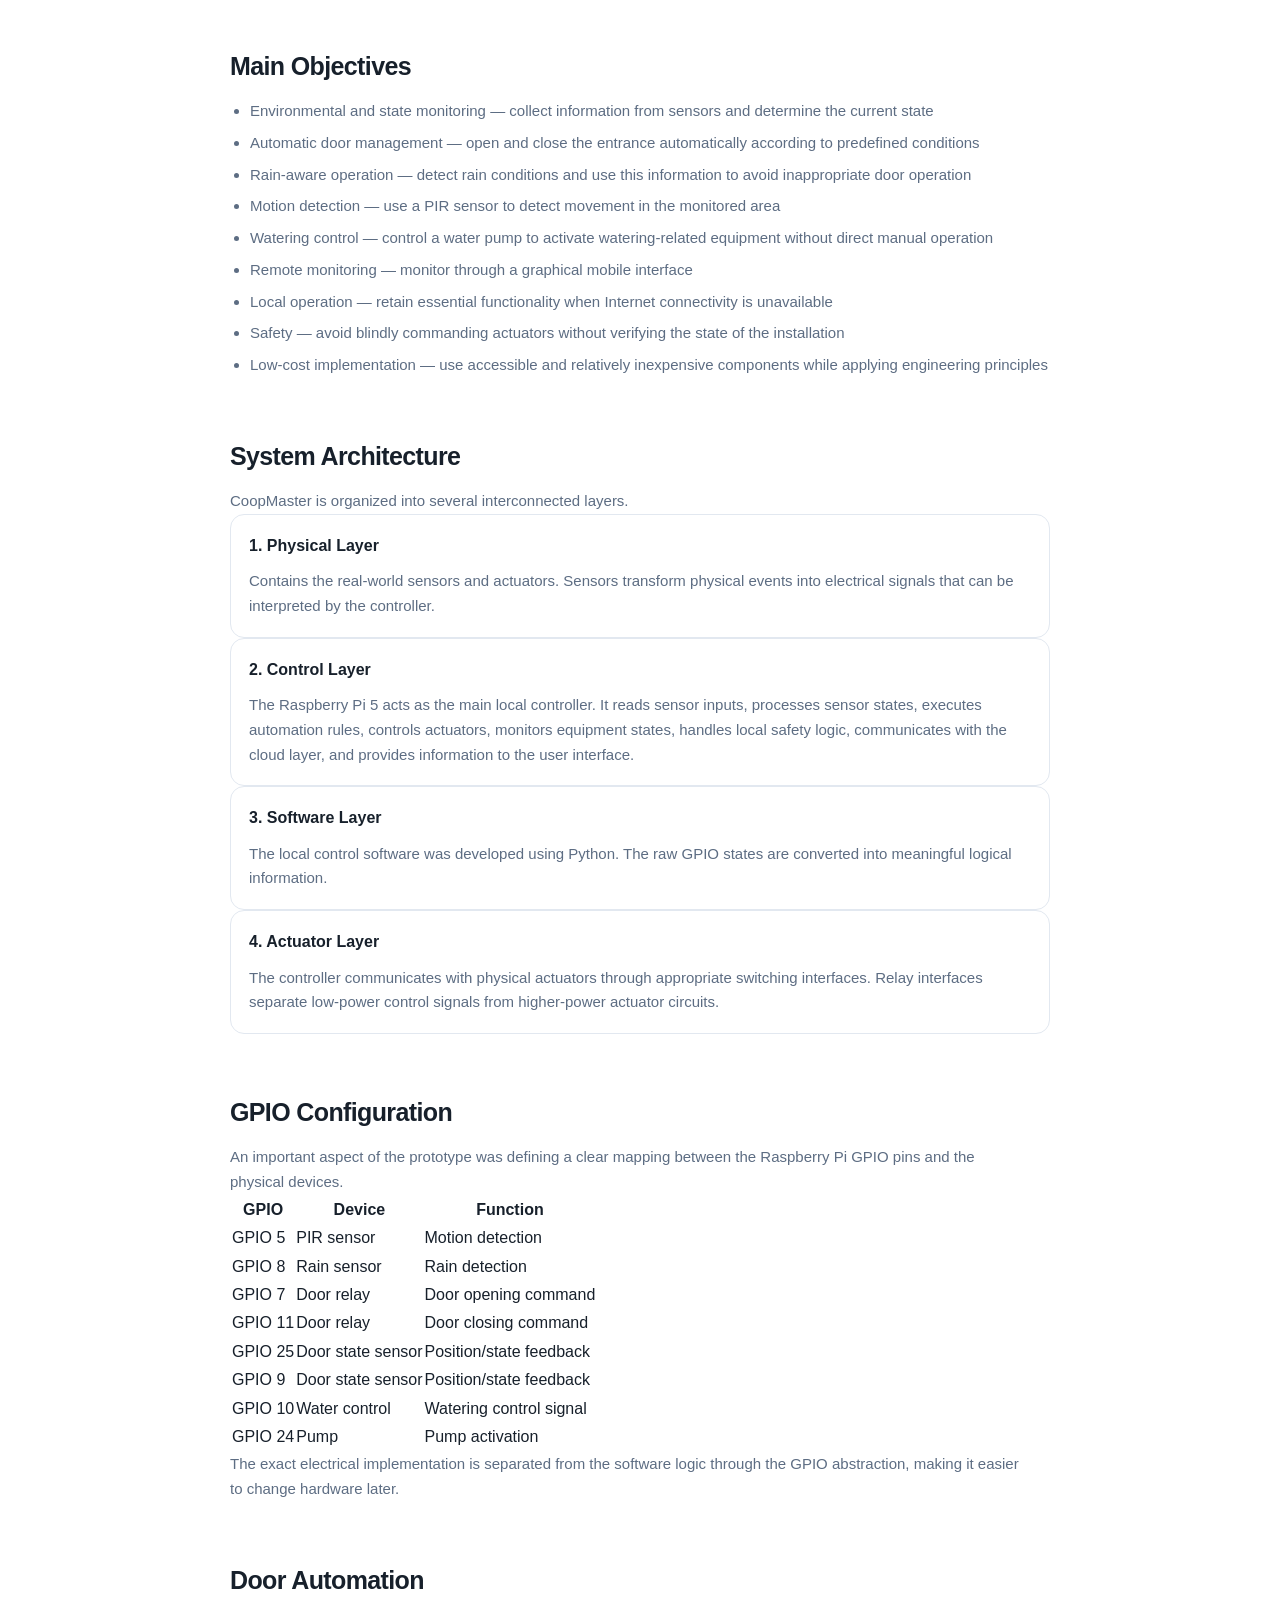
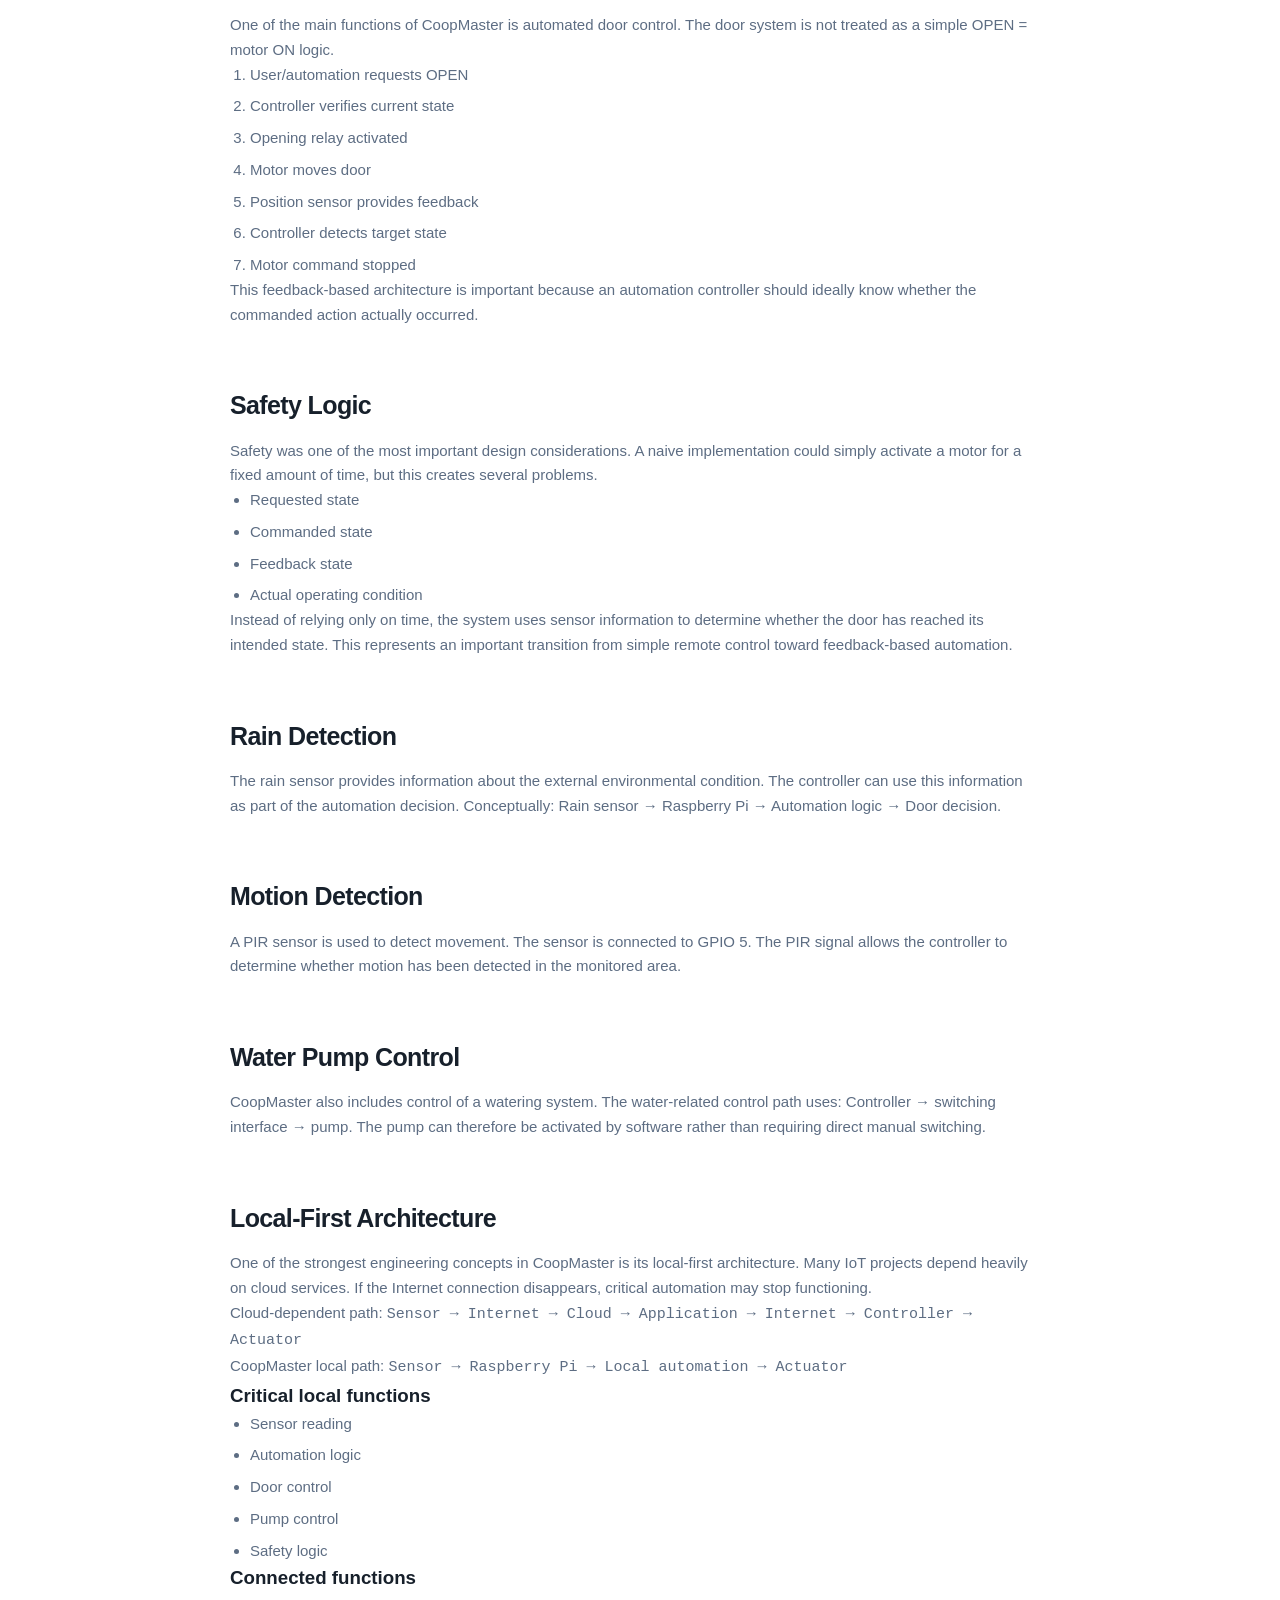
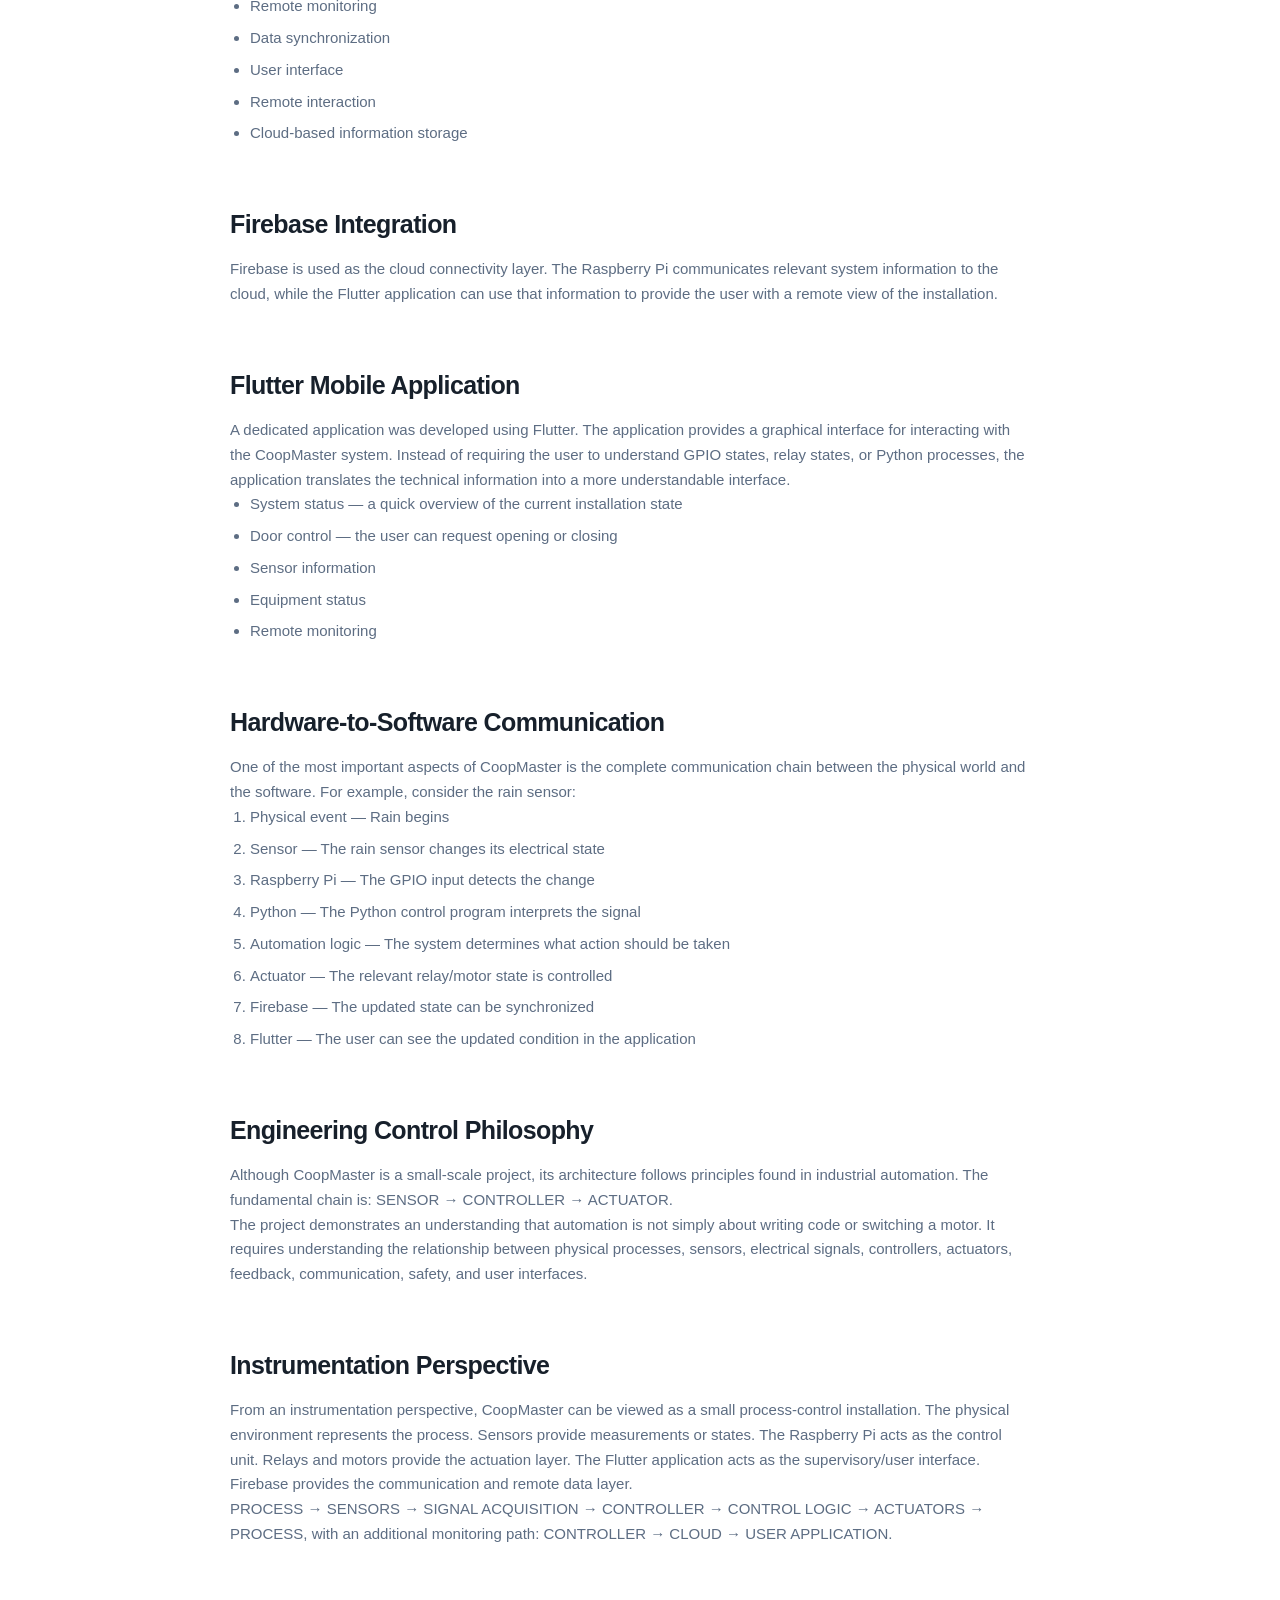
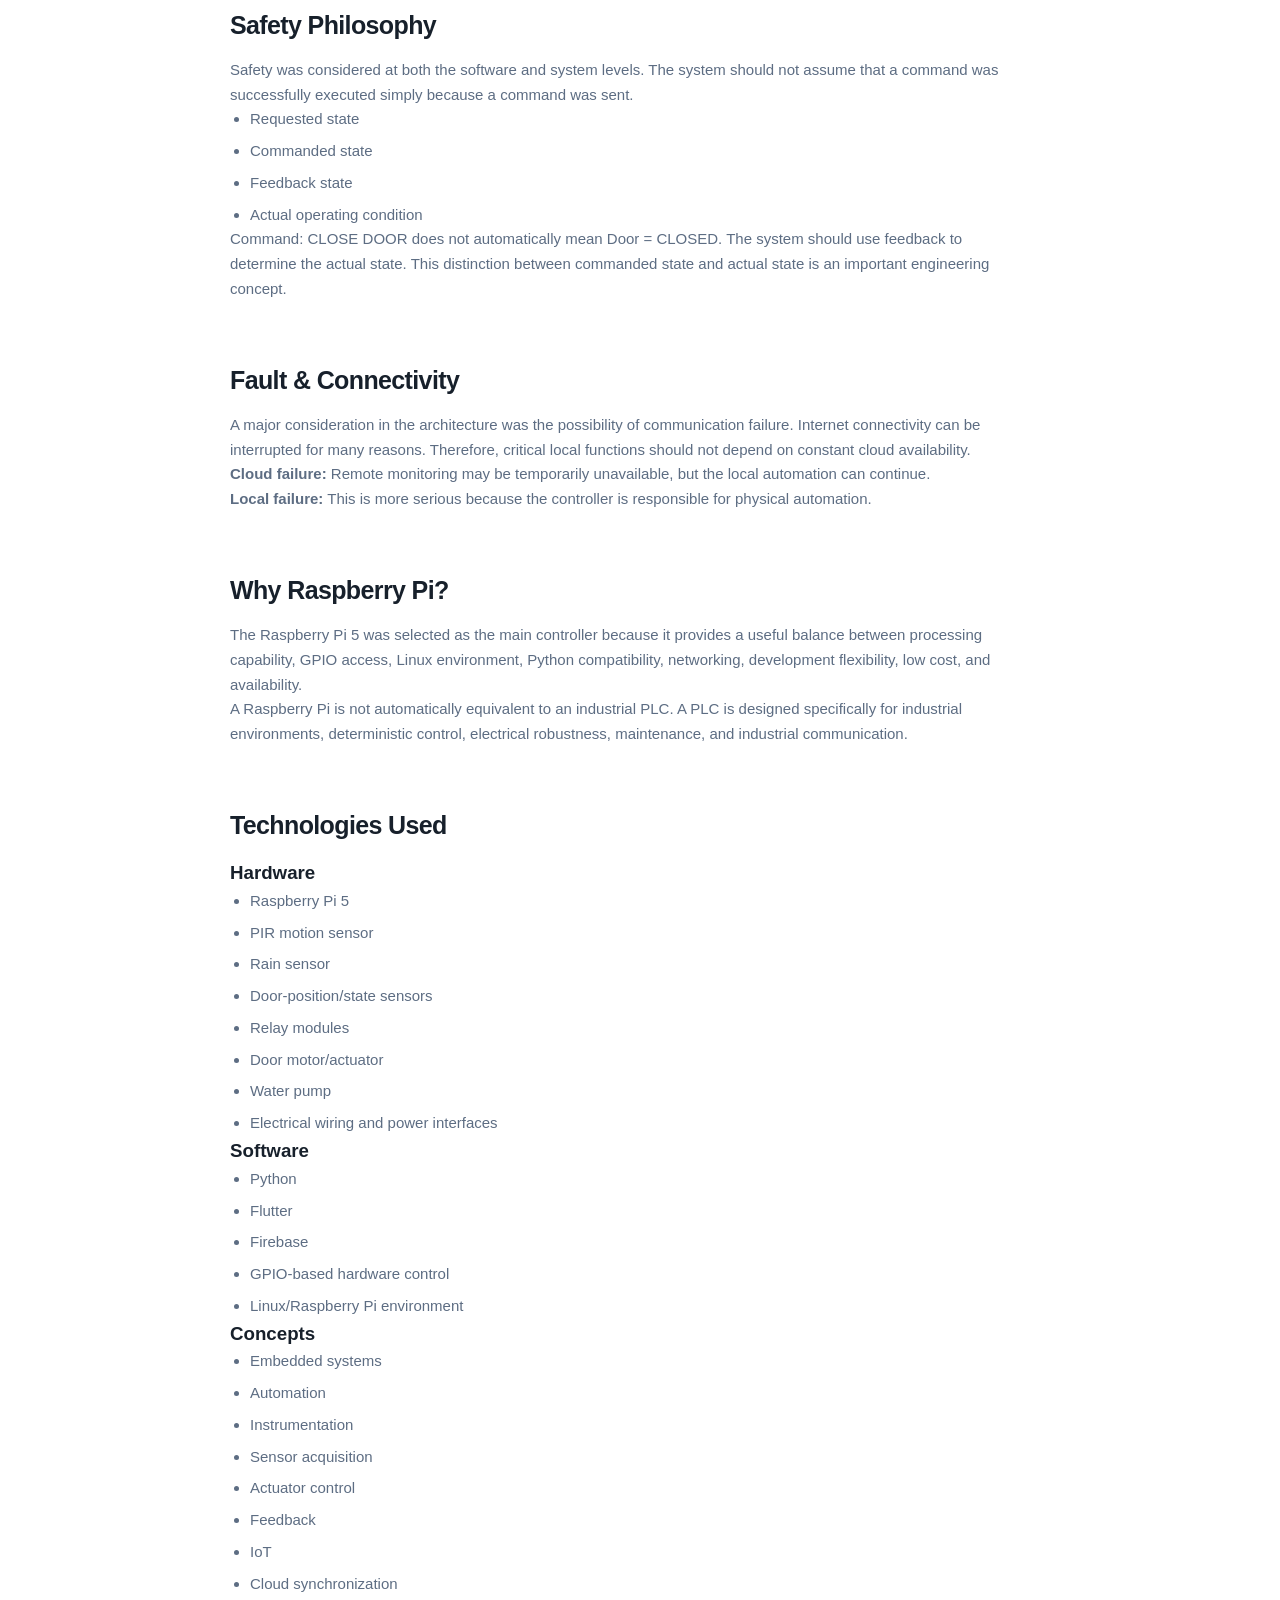
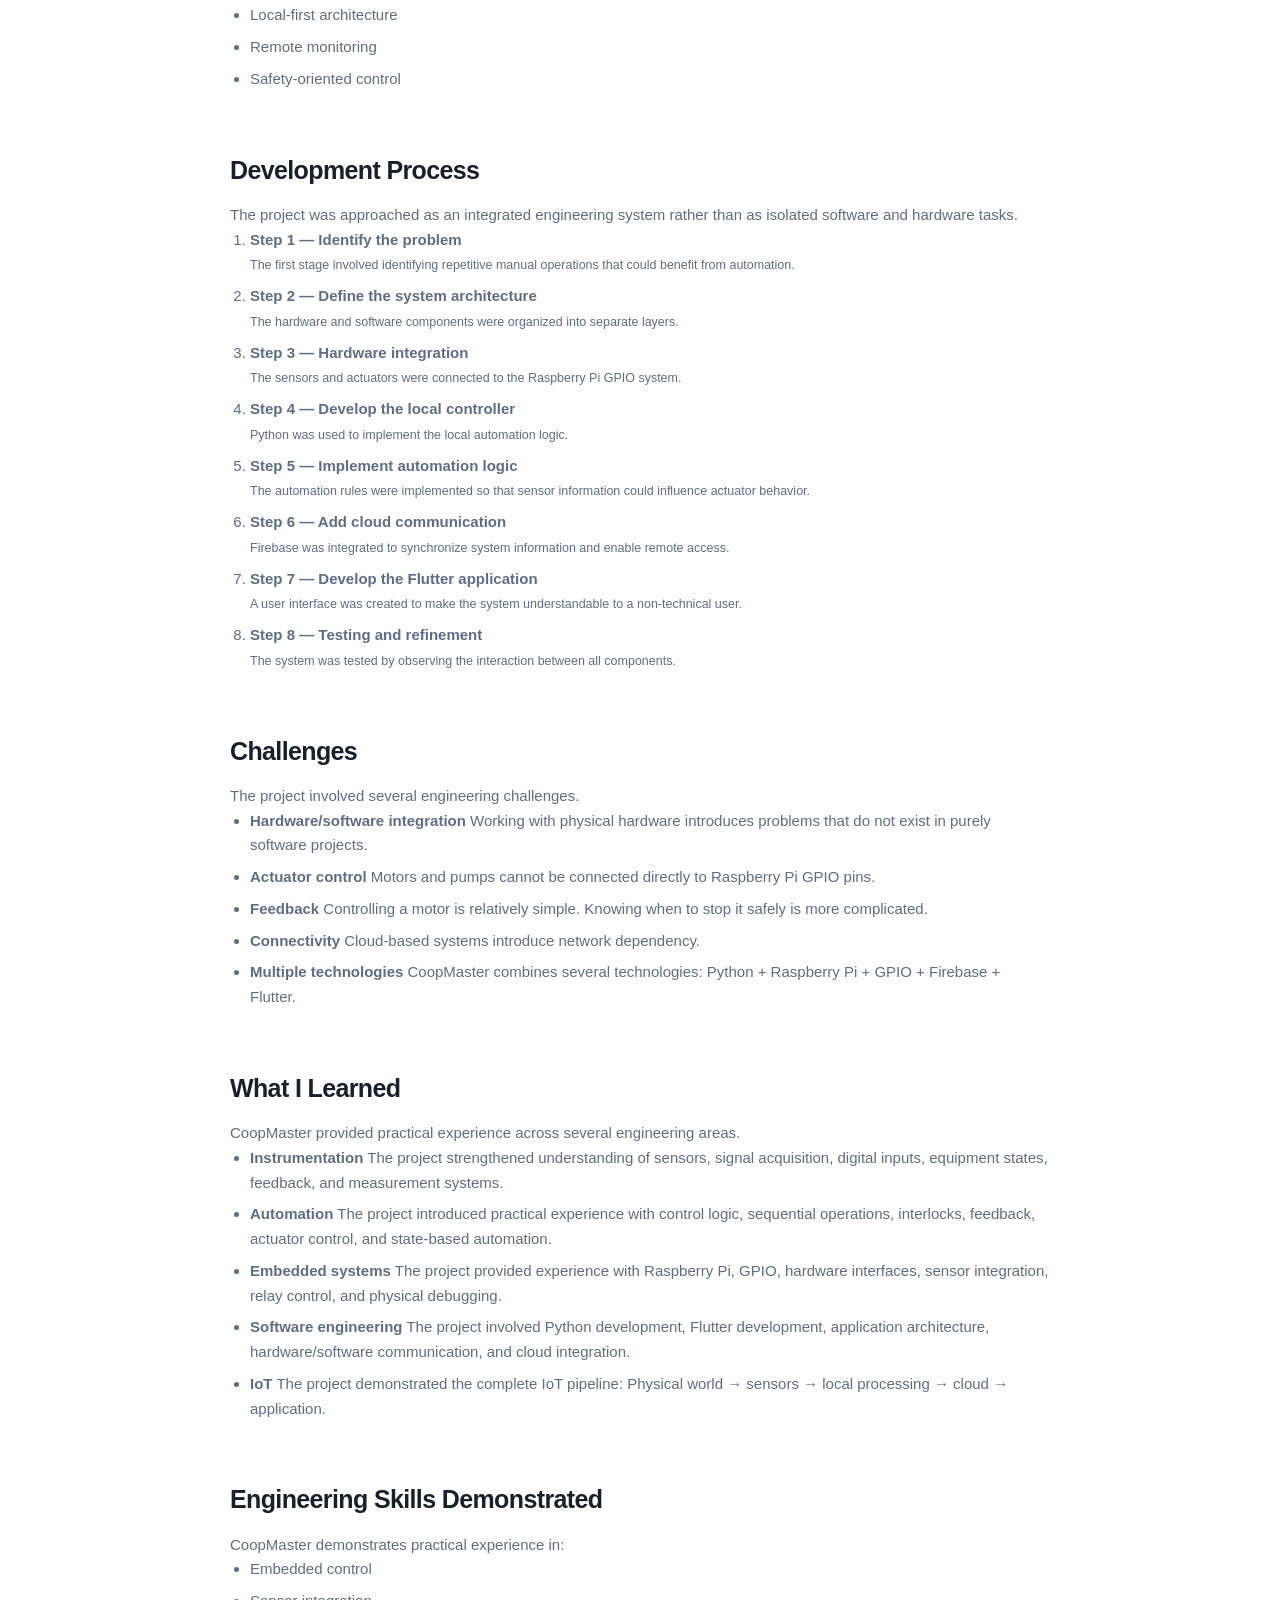
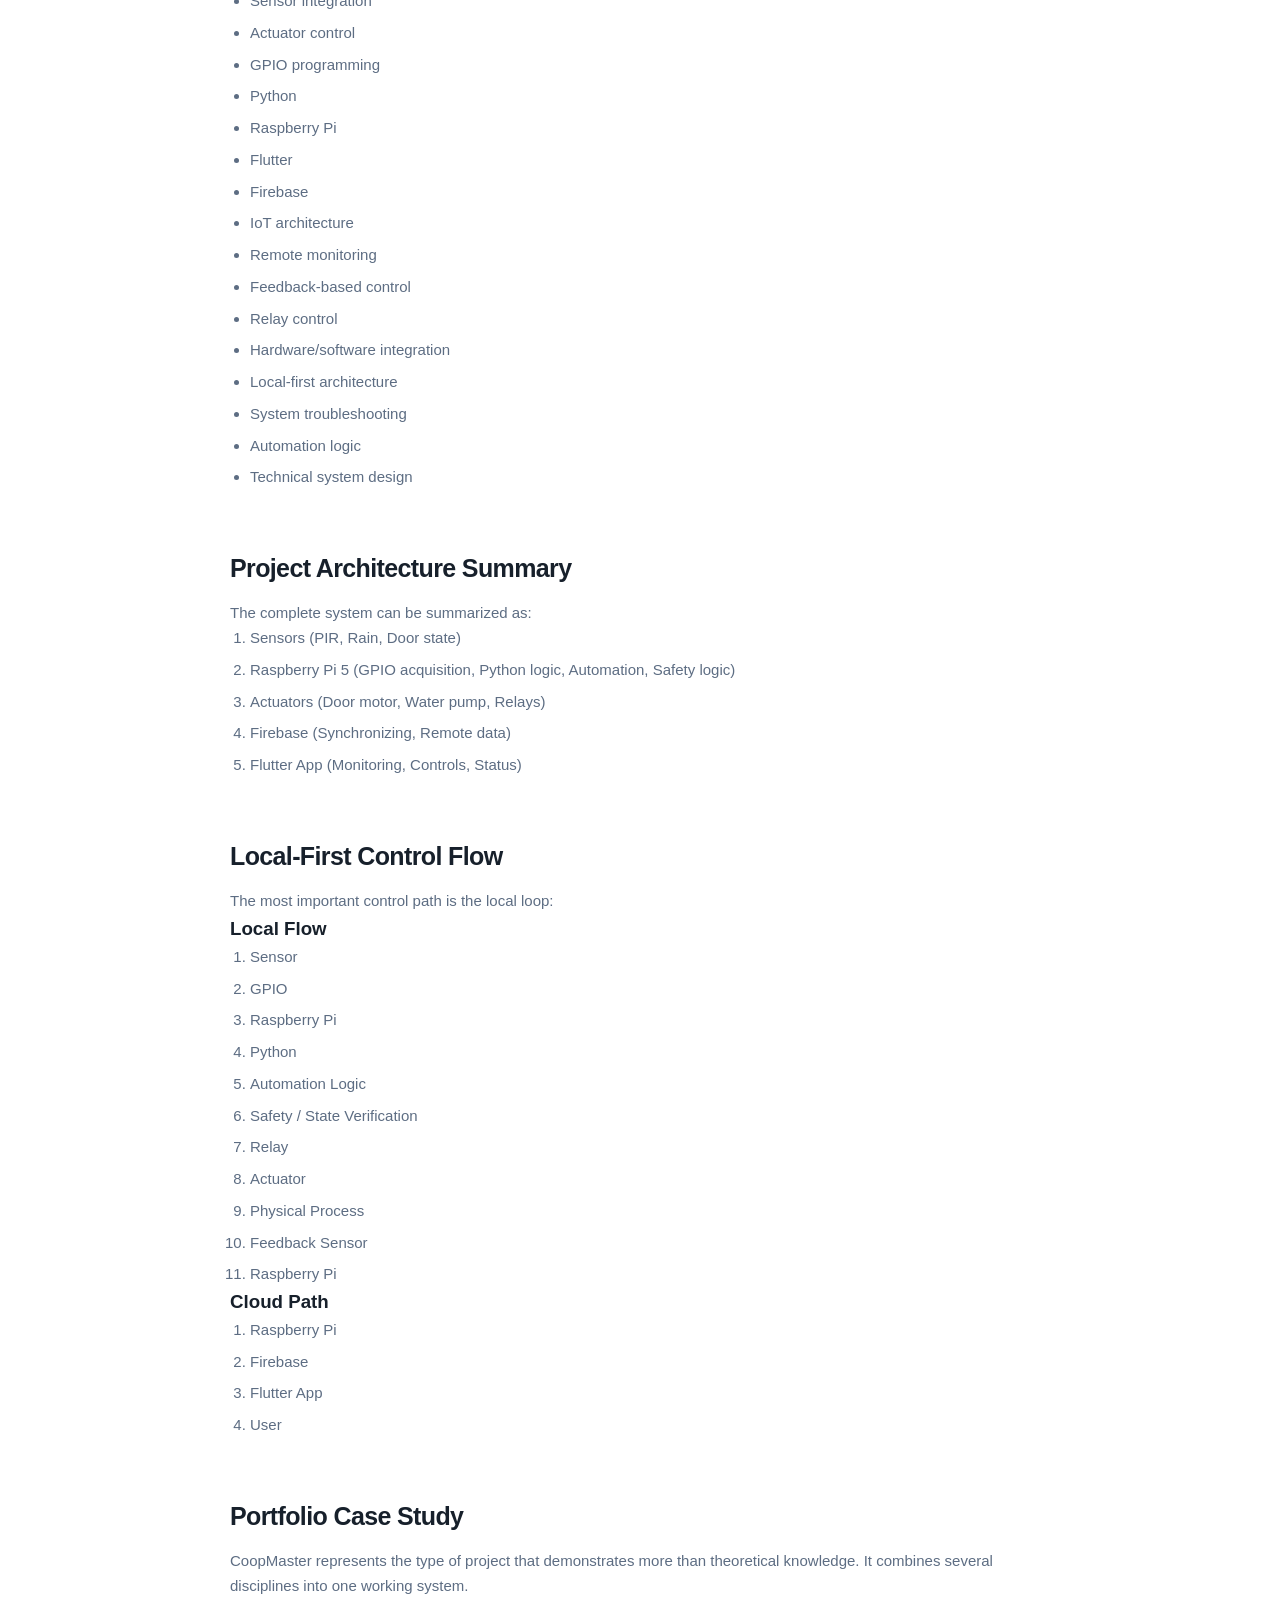
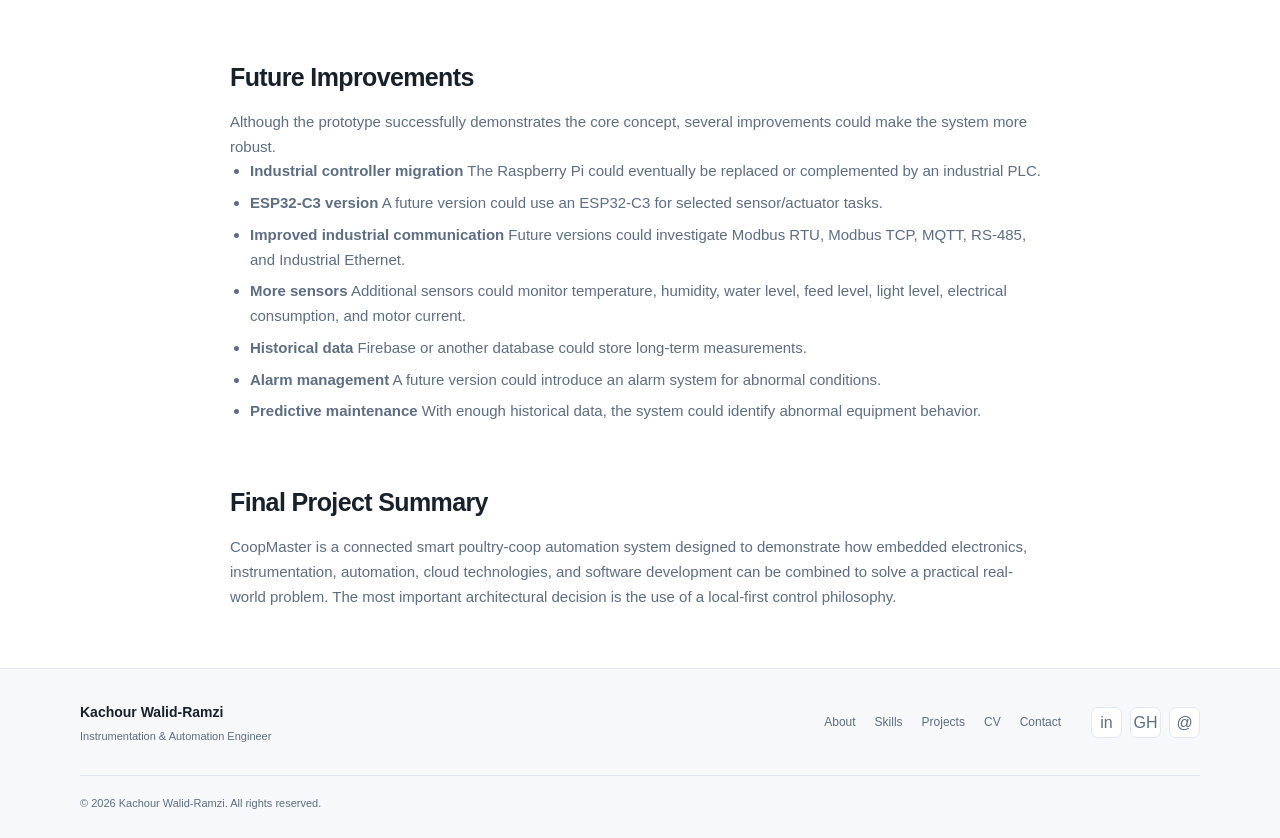
<file: projects/project_details/PFE_COOPMASTER/smart-connected-poultry-coop.html>
<!DOCTYPE html>
<html lang="en">
<head>
  <meta charset="UTF-8">
  <meta name="viewport" content="width=device-width, initial-scale=1.0">
  <title data-i18n="projects.coopmaster.title">CoopMaster - Smart Connected Poultry Coop</title>
  <meta name="description" content="CoopMaster: a Raspberry Pi 5 smart poultry-coop automation system with sensors, relay-controlled actuators, a local-first control architecture, Firebase sync and a Flutter companion app.">
  <meta property="og:title" content="CoopMaster — Smart Connected Poultry Coop — Portfolio">
  <meta property="og:description" content="CoopMaster: a Raspberry Pi 5 smart poultry-coop automation system with sensors, relay-controlled actuators, a local-first control architecture, Firebase sync and a Flutter companion app.">
  <meta property="og:type" content="article">
  <meta property="og:url" content="https://walid-ramzi.github.io/Portfolio/projects/project_details/PFE_COOPMASTER/smart-connected-poultry-coop.html">
  <meta property="og:image" content="https://walid-ramzi.github.io/Portfolio/assets/og-image.png">
  <meta property="og:image:width" content="1200">
  <meta property="og:image:height" content="630">
  <meta name="twitter:card" content="summary_large_image">
  <meta name="theme-color" content="#ffffff" media="(prefers-color-scheme: light)">
  <meta name="theme-color" content="#0b1322" media="(prefers-color-scheme: dark)">
  <script>
    // Applied synchronously, before CSS paints, so the page never flashes
    // light-then-dark (or dark-then-light) on load.
    (function () {
      try {
        var saved = localStorage.getItem('theme');
        var theme = saved || (window.matchMedia('(prefers-color-scheme: dark)').matches ? 'dark' : 'light');
        if (theme === 'dark') document.documentElement.setAttribute('data-theme', 'dark');
      } catch (e) { /* localStorage unavailable (private mode, etc.) — default to light */ }
    })();
  </script>
  <link rel="stylesheet" href="../../../css/styles.css">
  <script src="../../../js/i18n.js"></script>
</head>
<body>
<a class="skip-link" href="#main" data-i18n="a11y.skipToContent">Skip to main content</a>
<header class="header">
  <div class="container header-inner">
    <a class="brand" href="../../../index.html#hero">
      <span class="brand-mark"><svg viewBox="0 0 24 24" fill="none" stroke="currentColor" stroke-width="1.6"><rect x="4" y="4" width="16" height="16" rx="3"/><path d="M8 9h8M8 15h3M15 15h1"/><circle cx="9" cy="9" r="1"/></svg></span>
      <span class="brand-text"><span class="brand-name">Kachour Walid-Ramzi</span><span class="brand-title">Instrumentation &amp; Automation Engineer</span></span>
    </a>
    <nav class="header-nav">
      <a href="../../../index.html#hero" data-i18n="nav.home">Home</a>
      <a href="../../../index.html#about" data-i18n="nav.about">About</a>
      <a href="../../../index.html#skills" data-i18n="nav.skills">Skills</a>
      <a href="../../../index.html#projects" class="active" data-i18n="nav.projects">Projects</a>
      <a href="../../../index.html#experience" data-i18n="nav.experience">Experience</a>
      <a href="../../../index.html#education" data-i18n="nav.education">Education</a>
      <a href="../../../index.html#contact" data-i18n="nav.contact">Contact</a>
      <a href="../../../assets/cv.pdf" class="btn btn-filled btn-small" download data-i18n="nav.downloadCV">Download CV</a>
    </nav>
    <div class="header-controls">
      <div class="lang-selector-wrap">
        <label for="languageSelector" class="visually-hidden" data-i18n="language.selector">Language</label>
        <select id="languageSelector" class="lang-select" aria-label="Select language">
          <option value="en" data-i18n="language.en">English</option>
          <option value="fr" data-i18n="language.fr">Français</option>
          <option value="ar" data-i18n="language.ar">العربية</option>
        </select>
      </div>
      <button id="themeToggle" class="theme-toggle" type="button" aria-label="Switch to dark theme" aria-pressed="false">
        <svg class="theme-toggle-icon theme-icon-sun" viewBox="0 0 24 24" fill="none" stroke="currentColor" stroke-width="1.8" stroke-linecap="round"><circle cx="12" cy="12" r="4.2"/><path d="M12 2.5v2.2M12 19.3v2.2M4.2 4.2l1.6 1.6M18.2 18.2l1.6 1.6M2.5 12h2.2M19.3 12h2.2M4.2 19.8l1.6-1.6M18.2 5.8l1.6-1.6"/></svg>
        <svg class="theme-toggle-icon theme-icon-moon" viewBox="0 0 24 24" fill="none" stroke="currentColor" stroke-width="1.8" stroke-linecap="round" stroke-linejoin="round"><path d="M20 14.5A8.5 8.5 0 1 1 9.5 4a6.8 6.8 0 0 0 10.5 10.5z"/></svg>
      </button>
      <button class="hamburger"><svg viewBox="0 0 24 24" fill="none" stroke="currentColor" stroke-width="2"><path d="M4 7h16M4 12h16M4 17h16"/></svg></button>
    </div>
  </div>
</header>
<nav id="mobileNav" class="mobile-nav">
  <a href="../../../index.html#hero" data-i18n="nav.home">Home</a>
  <a href="../../../index.html#about" data-i18n="nav.about">About</a>
  <a href="../../../index.html#skills" data-i18n="nav.skills">Skills</a>
  <a href="../../../index.html#projects" data-i18n="nav.projects">Projects</a>
  <a href="../../../index.html#experience" data-i18n="nav.experience">Experience</a>
  <a href="../../../index.html#education" data-i18n="nav.education">Education</a>
  <a href="../../../index.html#contact" data-i18n="nav.contact">Contact</a>
  <a href="../../../assets/cv.pdf" class="btn btn-filled" download data-i18n="nav.downloadCV">Download CV</a>
</nav>
<main id="main" tabindex="-1">
<div class="container breadcrumb-wrap">
  <nav class="breadcrumb"><a href="../../../index.html" data-i18n="nav.home">Home</a> / <a href="../../../index.html#projects" data-i18n="nav.projects">Projects</a> / CoopMaster</nav>
</div>
<section class="project-detail-header">
  <div class="container">
    <p class="section-kicker" data-i18n="projects.coopmaster.eyebrow">PFE - IoT - Embedded</p>
    <h1 data-i18n="projects.coopmaster.title">CoopMaster - Smart Connected Poultry Coop</h1>
    <div class="project-detail-meta">
      <span class="tag">Raspberry Pi 5</span><span class="tag">Python</span><span class="tag">Flutter</span><span class="tag">Firebase</span><span class="tag">Sensors &amp; Actuators</span><span class="tag">Local-First</span>
    </div>
  </div>
</section>
<div class="container">
  <div class="project-detail-hero fade-in" role="img" aria-label="CoopMaster system overview">
    <div class="detail-visual">
      <div class="detail-visual-grid">
        <div class="detail-node"><strong>Sensors</strong><span>PIR - Rain - Door State</span></div>
        <div class="detail-arrow">-></div>
        <div class="detail-node primary"><strong>Raspberry Pi 5</strong><span>Python - GPIO - Safety</span></div>
        <div class="detail-arrow">-></div>
        <div class="detail-node"><strong>Actuators</strong><span>Door - Pump - Relays</span></div>
      </div>
      <div style="height:1px;background:var(--line);margin:20px 0"></div>
      <div style="text-align:center;font-size:12px;color:var(--muted)">Firebase + Flutter App - Monitoring - Camera</div>
    </div>
  </div>
<section class="project-detail-section"><h2 data-i18n="projectDetail.overview">overview</h2><p data-i18n="projects.coopmaster.detail.overview">CoopMaster is a smart connected poultry-coop automation and monitoring system developed as an engineering graduation project. The objective was to design a low-cost, practical, and reliable solution capable of monitoring important environmental conditions inside a poultry coop while automating several repetitive tasks that normally require manual intervention. The project combines embedded systems, industrial-style automation, sensors, actuators, networking, cloud services, mobile application development, and local safety mechanisms into one integrated system. Rather than treating the poultry coop as a simple IoT demonstration, CoopMaster was designed around an engineering principle: the system should remain useful and safe even when the network or cloud service is unavailable. The system uses a Raspberry Pi 5 as the main local controller, Python for hardware and automation logic, sensors for monitoring, relays and actuators for physical control, Firebase for cloud synchronization, and a Flutter application for remote monitoring.</p></section>
<section class="project-detail-section">
<h2 data-i18n="projectDetail.problem">The Problem</h2>
<p data-i18n="projects.coopmaster.detail.problem.intro">Traditional small poultry coops often require the owner to manually perform several repetitive tasks. Depending on the installation, the owner may need to:</p>
<ul class="component-list">
<li data-i18n="projects.coopmaster.detail.problem.tasks.0">Check whether the coop door is open or closed</li>
<li data-i18n="projects.coopmaster.detail.problem.tasks.1">Open or close the entrance manually</li>
<li data-i18n="projects.coopmaster.detail.problem.tasks.2">Monitor environmental conditions</li>
<li data-i18n="projects.coopmaster.detail.problem.tasks.3">Check whether rain is occurring before opening an external entrance</li>
<li data-i18n="projects.coopmaster.detail.problem.tasks.4">Activate or deactivate watering equipment</li>
<li data-i18n="projects.coopmaster.detail.problem.tasks.5">Monitor the general operating state of the installation</li>
<li data-i18n="projects.coopmaster.detail.problem.tasks.6">React to abnormal conditions</li>
<li data-i18n="projects.coopmaster.detail.problem.tasks.7">Visit the coop physically to verify that equipment is operating correctly</li>
</ul>
<p data-i18n="projects.coopmaster.detail.problem.challenge">The main challenge was designing a system in which: Sensors provide information → the controller interprets that information → automation logic makes decisions → actuators execute the required actions → the system reports its state to the user. This creates a complete closed-loop automation architecture.</p>
</section>
<section class="project-detail-section">
<h2 data-i18n="projectDetail.objectives">Main Objectives</h2>
<ul class="component-list">
<li data-i18n="projects.coopmaster.detail.objectives.items.0">Environmental and state monitoring — collect information from sensors and determine the current state</li>
<li data-i18n="projects.coopmaster.detail.objectives.items.1">Automatic door management — open and close the entrance automatically according to predefined conditions</li>
<li data-i18n="projects.coopmaster.detail.objectives.items.2">Rain-aware operation — detect rain conditions and use this information to avoid inappropriate door operation</li>
<li data-i18n="projects.coopmaster.detail.objectives.items.3">Motion detection — use a PIR sensor to detect movement in the monitored area</li>
<li data-i18n="projects.coopmaster.detail.objectives.items.4">Watering control — control a water pump to activate watering-related equipment without direct manual operation</li>
<li data-i18n="projects.coopmaster.detail.objectives.items.5">Remote monitoring — monitor through a graphical mobile interface</li>
<li data-i18n="projects.coopmaster.detail.objectives.items.6">Local operation — retain essential functionality when Internet connectivity is unavailable</li>
<li data-i18n="projects.coopmaster.detail.objectives.items.7">Safety — avoid blindly commanding actuators without verifying the state of the installation</li>
<li data-i18n="projects.coopmaster.detail.objectives.items.8">Low-cost implementation — use accessible and relatively inexpensive components while applying engineering principles</li>
</ul>
</section>
<section class="project-detail-section">
<h2 data-i18n="projectDetail.architecture">System Architecture</h2>
<p data-i18n="projects.coopmaster.detail.architecture.intro">CoopMaster is organized into several interconnected layers.</p>
<div class="info-card"><h3>1. Physical Layer</h3><p>Contains the real-world sensors and actuators. Sensors transform physical events into electrical signals that can be interpreted by the controller.</p></div>
<div class="info-card"><h3>2. Control Layer</h3><p>The Raspberry Pi 5 acts as the main local controller. It reads sensor inputs, processes sensor states, executes automation rules, controls actuators, monitors equipment states, handles local safety logic, communicates with the cloud layer, and provides information to the user interface.</p></div>
<div class="info-card"><h3>3. Software Layer</h3><p>The local control software was developed using Python. The raw GPIO states are converted into meaningful logical information.</p></div>
<div class="info-card"><h3>4. Actuator Layer</h3><p>The controller communicates with physical actuators through appropriate switching interfaces. Relay interfaces separate low-power control signals from higher-power actuator circuits.</p></div>
</section>
<section class="project-detail-section">
<h2 data-i18n="projectDetail.gpioConfig">GPIO Configuration</h2>
<p data-i18n="projects.coopmaster.detail.gpio.intro">An important aspect of the prototype was defining a clear mapping between the Raspberry Pi GPIO pins and the physical devices.</p>
<table class="tech-table"><thead><tr>
<th>GPIO</th>
<th>Device</th>
<th>Function</th>
</tr></thead><tbody>
<tr>
<td>GPIO 5</td>
<td>PIR sensor</td>
<td>Motion detection</td>
</tr>
<tr>
<td>GPIO 8</td>
<td>Rain sensor</td>
<td>Rain detection</td>
</tr>
<tr>
<td>GPIO 7</td>
<td>Door relay</td>
<td>Door opening command</td>
</tr>
<tr>
<td>GPIO 11</td>
<td>Door relay</td>
<td>Door closing command</td>
</tr>
<tr>
<td>GPIO 25</td>
<td>Door state sensor</td>
<td>Position/state feedback</td>
</tr>
<tr>
<td>GPIO 9</td>
<td>Door state sensor</td>
<td>Position/state feedback</td>
</tr>
<tr>
<td>GPIO 10</td>
<td>Water control</td>
<td>Watering control signal</td>
</tr>
<tr>
<td>GPIO 24</td>
<td>Pump</td>
<td>Pump activation</td>
</tr>
</tbody></table>
<p>The exact electrical implementation is separated from the software logic through the GPIO abstraction, making it easier to change hardware later.</p>
</section>
<section class="project-detail-section">
<h2 data-i18n="projectDetail.doorAutomation">Door Automation</h2>
<p data-i18n="projects.coopmaster.detail.doorAutomation.intro">One of the main functions of CoopMaster is automated door control. The door system is not treated as a simple OPEN = motor ON logic.</p>
<ol class="component-list">
<li data-i18n="projects.coopmaster.detail.doorAutomation.flow.0">User/automation requests OPEN</li>
<li data-i18n="projects.coopmaster.detail.doorAutomation.flow.1">Controller verifies current state</li>
<li data-i18n="projects.coopmaster.detail.doorAutomation.flow.2">Opening relay activated</li>
<li data-i18n="projects.coopmaster.detail.doorAutomation.flow.3">Motor moves door</li>
<li data-i18n="projects.coopmaster.detail.doorAutomation.flow.4">Position sensor provides feedback</li>
<li data-i18n="projects.coopmaster.detail.doorAutomation.flow.5">Controller detects target state</li>
<li data-i18n="projects.coopmaster.detail.doorAutomation.flow.6">Motor command stopped</li>
</ol>
<p data-i18n="projects.coopmaster.detail.doorAutomation.note">This feedback-based architecture is important because an automation controller should ideally know whether the commanded action actually occurred.</p>
</section>
<section class="project-detail-section">
<h2 data-i18n="projectDetail.safety">Door Safety Logic</h2>
<p data-i18n="projects.coopmaster.detail.safety.intro">Safety was one of the most important design considerations. A naive implementation could simply activate a motor for a fixed amount of time, but this creates several problems.</p>
<ul class="component-list">
<li data-i18n="projects.coopmaster.detail.safety.states.0">Requested state</li>
<li data-i18n="projects.coopmaster.detail.safety.states.1">Commanded state</li>
<li data-i18n="projects.coopmaster.detail.safety.states.2">Feedback state</li>
<li data-i18n="projects.coopmaster.detail.safety.states.3">Actual operating condition</li>
</ul>
<p data-i18n="projects.coopmaster.detail.safety.approach">Instead of relying only on time, the system uses sensor information to determine whether the door has reached its intended state. This represents an important transition from simple remote control toward feedback-based automation.</p>
</section>
<section class="project-detail-section">
<h2 data-i18n="projectDetail.rainDetection">Rain Detection</h2>
<p data-i18n="projects.coopmaster.detail.rainDetection.intro">The rain sensor provides information about the external environmental condition. The controller can use this information as part of the automation decision. Conceptually: Rain sensor → Raspberry Pi → Automation logic → Door decision.</p>
</section>
<section class="project-detail-section">
<h2 data-i18n="projectDetail.motionDetection">Motion Detection</h2>
<p data-i18n="projects.coopmaster.detail.motionDetection.intro">A PIR sensor is used to detect movement. The sensor is connected to GPIO 5. The PIR signal allows the controller to determine whether motion has been detected in the monitored area.</p>
</section>
<section class="project-detail-section">
<h2 data-i18n="projectDetail.pumpControl">Water Pump Control</h2>
<p data-i18n="projects.coopmaster.detail.pumpControl.intro">CoopMaster also includes control of a watering system. The water-related control path uses: Controller → switching interface → pump. The pump can therefore be activated by software rather than requiring direct manual switching.</p>
</section>
<section class="project-detail-section">
<h2 data-i18n="projectDetail.localFirst">Local-First Architecture</h2>
<p data-i18n="projects.coopmaster.detail.localFirst.intro">One of the strongest engineering concepts in CoopMaster is its local-first architecture. Many IoT projects depend heavily on cloud services. If the Internet connection disappears, critical automation may stop functioning.</p>
<p>Cloud-dependent path: <code>Sensor → Internet → Cloud → Application → Internet → Controller → Actuator</code></p>
<p>CoopMaster local path: <code>Sensor → Raspberry Pi → Local automation → Actuator</code></p>
<h3>Critical local functions</h3><ul class="component-list">
<li data-i18n="projects.coopmaster.detail.localFirst.separation.critical.0">Sensor reading</li>
<li data-i18n="projects.coopmaster.detail.localFirst.separation.critical.1">Automation logic</li>
<li data-i18n="projects.coopmaster.detail.localFirst.separation.critical.2">Door control</li>
<li data-i18n="projects.coopmaster.detail.localFirst.separation.critical.3">Pump control</li>
<li data-i18n="projects.coopmaster.detail.localFirst.separation.critical.4">Safety logic</li>
</ul>
<h3>Connected functions</h3><ul class="component-list">
<li data-i18n="projects.coopmaster.detail.localFirst.separation.connected.0">Remote monitoring</li>
<li data-i18n="projects.coopmaster.detail.localFirst.separation.connected.1">Data synchronization</li>
<li data-i18n="projects.coopmaster.detail.localFirst.separation.connected.2">User interface</li>
<li data-i18n="projects.coopmaster.detail.localFirst.separation.connected.3">Remote interaction</li>
<li data-i18n="projects.coopmaster.detail.localFirst.separation.connected.4">Cloud-based information storage</li>
</ul>
</section>
<section class="project-detail-section">
<h2 data-i18n="projectDetail.firebase">Firebase Integration</h2>
<p data-i18n="projects.coopmaster.detail.firebase.intro">Firebase is used as the cloud connectivity layer. The Raspberry Pi communicates relevant system information to the cloud, while the Flutter application can use that information to provide the user with a remote view of the installation.</p>
</section>
<section class="project-detail-section">
<h2 data-i18n="projectDetail.flutter">Flutter Mobile Application</h2>
<p data-i18n="projects.coopmaster.detail.flutter.intro">A dedicated application was developed using Flutter. The application provides a graphical interface for interacting with the CoopMaster system. Instead of requiring the user to understand GPIO states, relay states, or Python processes, the application translates the technical information into a more understandable interface.</p>
<ul class="component-list">
<li data-i18n="projects.coopmaster.detail.flutter.features.0">System status — a quick overview of the current installation state</li>
<li data-i18n="projects.coopmaster.detail.flutter.features.1">Door control — the user can request opening or closing</li>
<li data-i18n="projects.coopmaster.detail.flutter.features.2">Sensor information</li>
<li data-i18n="projects.coopmaster.detail.flutter.features.3">Equipment status</li>
<li data-i18n="projects.coopmaster.detail.flutter.features.4">Remote monitoring</li>
</ul>
</section>
<section class="project-detail-section">
<h2 data-i18n="projectDetail.comms">Hardware-to-Software Communication</h2>
<p data-i18n="projects.coopmaster.detail.comms.intro">One of the most important aspects of CoopMaster is the complete communication chain between the physical world and the software. For example, consider the rain sensor:</p>
<ol class="component-list">
<li data-i18n="projects.coopmaster.detail.comms.chain.0">Physical event — Rain begins</li>
<li data-i18n="projects.coopmaster.detail.comms.chain.1">Sensor — The rain sensor changes its electrical state</li>
<li data-i18n="projects.coopmaster.detail.comms.chain.2">Raspberry Pi — The GPIO input detects the change</li>
<li data-i18n="projects.coopmaster.detail.comms.chain.3">Python — The Python control program interprets the signal</li>
<li data-i18n="projects.coopmaster.detail.comms.chain.4">Automation logic — The system determines what action should be taken</li>
<li data-i18n="projects.coopmaster.detail.comms.chain.5">Actuator — The relevant relay/motor state is controlled</li>
<li data-i18n="projects.coopmaster.detail.comms.chain.6">Firebase — The updated state can be synchronized</li>
<li data-i18n="projects.coopmaster.detail.comms.chain.7">Flutter — The user can see the updated condition in the application</li>
</ol>
</section>
<section class="project-detail-section">
<h2 data-i18n="projectDetail.engineering">Engineering Control Philosophy</h2>
<p data-i18n="projects.coopmaster.detail.engineering.intro">Although CoopMaster is a small-scale project, its architecture follows principles found in industrial automation. The fundamental chain is: SENSOR → CONTROLLER → ACTUATOR.</p>
<p data-i18n="projects.coopmaster.detail.engineering.understanding">The project demonstrates an understanding that automation is not simply about writing code or switching a motor. It requires understanding the relationship between physical processes, sensors, electrical signals, controllers, actuators, feedback, communication, safety, and user interfaces.</p>
</section>
<section class="project-detail-section">
<h2 data-i18n="projectDetail.instrumentation">Instrumentation Perspective</h2>
<p data-i18n="projects.coopmaster.detail.instrumentation.intro">From an instrumentation perspective, CoopMaster can be viewed as a small process-control installation. The physical environment represents the process. Sensors provide measurements or states. The Raspberry Pi acts as the control unit. Relays and motors provide the actuation layer. The Flutter application acts as the supervisory/user interface. Firebase provides the communication and remote data layer.</p>
<p data-i18n="projects.coopmaster.detail.instrumentation.architecture">PROCESS → SENSORS → SIGNAL ACQUISITION → CONTROLLER → CONTROL LOGIC → ACTUATORS → PROCESS, with an additional monitoring path: CONTROLLER → CLOUD → USER APPLICATION.</p>
</section>
<section class="project-detail-section">
<h2 data-i18n="projectDetail.safetyPhilosophy">Safety Philosophy</h2>
<p data-i18n="projects.coopmaster.detail.safetyPhilosophy.intro">Safety was considered at both the software and system levels. The system should not assume that a command was successfully executed simply because a command was sent.</p>
<ul class="component-list">
<li data-i18n="projects.coopmaster.detail.safetyPhilosophy.states.0">Requested state</li>
<li data-i18n="projects.coopmaster.detail.safetyPhilosophy.states.1">Commanded state</li>
<li data-i18n="projects.coopmaster.detail.safetyPhilosophy.states.2">Feedback state</li>
<li data-i18n="projects.coopmaster.detail.safetyPhilosophy.states.3">Actual operating condition</li>
</ul>
<p data-i18n="projects.coopmaster.detail.safetyPhilosophy.distinction">Command: CLOSE DOOR does not automatically mean Door = CLOSED. The system should use feedback to determine the actual state. This distinction between commanded state and actual state is an important engineering concept.</p>
</section>
<section class="project-detail-section">
<h2 data-i18n="projectDetail.fault">Fault and Connectivity Considerations</h2>
<p data-i18n="projects.coopmaster.detail.fault.intro">A major consideration in the architecture was the possibility of communication failure. Internet connectivity can be interrupted for many reasons. Therefore, critical local functions should not depend on constant cloud availability.</p>
<p><strong>Cloud failure:</strong> <span data-i18n="projects.coopmaster.detail.fault.cloudFailure">Remote monitoring may be temporarily unavailable, but the local automation can continue.</span></p>
<p><strong>Local failure:</strong> <span data-i18n="projects.coopmaster.detail.fault.localFailure">This is more serious because the controller is responsible for physical automation.</span></p>
</section>
<section class="project-detail-section">
<h2 data-i18n="projectDetail.raspberryPi">Why Raspberry Pi?</h2>
<p data-i18n="projects.coopmaster.detail.raspberryPi.intro">The Raspberry Pi 5 was selected as the main controller because it provides a useful balance between processing capability, GPIO access, Linux environment, Python compatibility, networking, development flexibility, low cost, and availability.</p>
<p data-i18n="projects.coopmaster.detail.raspberryPi.distinction">A Raspberry Pi is not automatically equivalent to an industrial PLC. A PLC is designed specifically for industrial environments, deterministic control, electrical robustness, maintenance, and industrial communication.</p>
</section>
<section class="project-detail-section">
<h2 data-i18n="projectDetail.technologies">Technologies Used</h2>
<h3>Hardware</h3><ul class="component-list">
<li data-i18n="projects.coopmaster.detail.technologies.hardware.0">Raspberry Pi 5</li>
<li data-i18n="projects.coopmaster.detail.technologies.hardware.1">PIR motion sensor</li>
<li data-i18n="projects.coopmaster.detail.technologies.hardware.2">Rain sensor</li>
<li data-i18n="projects.coopmaster.detail.technologies.hardware.3">Door-position/state sensors</li>
<li data-i18n="projects.coopmaster.detail.technologies.hardware.4">Relay modules</li>
<li data-i18n="projects.coopmaster.detail.technologies.hardware.5">Door motor/actuator</li>
<li data-i18n="projects.coopmaster.detail.technologies.hardware.6">Water pump</li>
<li data-i18n="projects.coopmaster.detail.technologies.hardware.7">Electrical wiring and power interfaces</li>
</ul>
<h3>Software</h3><ul class="component-list">
<li data-i18n="projects.coopmaster.detail.technologies.software.0">Python</li>
<li data-i18n="projects.coopmaster.detail.technologies.software.1">Flutter</li>
<li data-i18n="projects.coopmaster.detail.technologies.software.2">Firebase</li>
<li data-i18n="projects.coopmaster.detail.technologies.software.3">GPIO-based hardware control</li>
<li data-i18n="projects.coopmaster.detail.technologies.software.4">Linux/Raspberry Pi environment</li>
</ul>
<h3>Concepts</h3><ul class="component-list">
<li data-i18n="projects.coopmaster.detail.technologies.concepts.0">Embedded systems</li>
<li data-i18n="projects.coopmaster.detail.technologies.concepts.1">Automation</li>
<li data-i18n="projects.coopmaster.detail.technologies.concepts.2">Instrumentation</li>
<li data-i18n="projects.coopmaster.detail.technologies.concepts.3">Sensor acquisition</li>
<li data-i18n="projects.coopmaster.detail.technologies.concepts.4">Actuator control</li>
<li data-i18n="projects.coopmaster.detail.technologies.concepts.5">Feedback</li>
<li data-i18n="projects.coopmaster.detail.technologies.concepts.6">IoT</li>
<li data-i18n="projects.coopmaster.detail.technologies.concepts.7">Cloud synchronization</li>
<li data-i18n="projects.coopmaster.detail.technologies.concepts.8">Local-first architecture</li>
<li data-i18n="projects.coopmaster.detail.technologies.concepts.9">Remote monitoring</li>
<li data-i18n="projects.coopmaster.detail.technologies.concepts.10">Safety-oriented control</li>
</ul>
</section>
<section class="project-detail-section">
<h2 data-i18n="projectDetail.development">Development Process</h2>
<p data-i18n="projects.coopmaster.detail.development.intro">The project was approached as an integrated engineering system rather than as isolated software and hardware tasks.</p>
<ol class="component-list">
<li><strong data-i18n="projects.coopmaster.detail.development.steps.0.step">Step 1 — Identify the problem</strong><br><small data-i18n="projects.coopmaster.detail.development.steps.0.desc">The first stage involved identifying repetitive manual operations that could benefit from automation.</small></li>
<li><strong data-i18n="projects.coopmaster.detail.development.steps.1.step">Step 2 — Define the system architecture</strong><br><small data-i18n="projects.coopmaster.detail.development.steps.1.desc">The hardware and software components were organized into separate layers.</small></li>
<li><strong data-i18n="projects.coopmaster.detail.development.steps.2.step">Step 3 — Hardware integration</strong><br><small data-i18n="projects.coopmaster.detail.development.steps.2.desc">The sensors and actuators were connected to the Raspberry Pi GPIO system.</small></li>
<li><strong data-i18n="projects.coopmaster.detail.development.steps.3.step">Step 4 — Develop the local controller</strong><br><small data-i18n="projects.coopmaster.detail.development.steps.3.desc">Python was used to implement the local automation logic.</small></li>
<li><strong data-i18n="projects.coopmaster.detail.development.steps.4.step">Step 5 — Implement automation logic</strong><br><small data-i18n="projects.coopmaster.detail.development.steps.4.desc">The automation rules were implemented so that sensor information could influence actuator behavior.</small></li>
<li><strong data-i18n="projects.coopmaster.detail.development.steps.5.step">Step 6 — Add cloud communication</strong><br><small data-i18n="projects.coopmaster.detail.development.steps.5.desc">Firebase was integrated to synchronize system information and enable remote access.</small></li>
<li><strong data-i18n="projects.coopmaster.detail.development.steps.6.step">Step 7 — Develop the Flutter application</strong><br><small data-i18n="projects.coopmaster.detail.development.steps.6.desc">A user interface was created to make the system understandable to a non-technical user.</small></li>
<li><strong data-i18n="projects.coopmaster.detail.development.steps.7.step">Step 8 — Testing and refinement</strong><br><small data-i18n="projects.coopmaster.detail.development.steps.7.desc">The system was tested by observing the interaction between all components.</small></li>
</ol>
</section>
<section class="project-detail-section">
<h2 data-i18n="projectDetail.challenges">Challenges</h2>
<p data-i18n="projects.coopmaster.detail.challenges.intro">The project involved several engineering challenges.</p>
<ul class="component-list">
<li><strong data-i18n="projects.coopmaster.detail.challenges.items.0.title">Hardware/software integration</strong> Working with physical hardware introduces problems that do not exist in purely software projects.</li>
<li><strong data-i18n="projects.coopmaster.detail.challenges.items.1.title">Actuator control</strong> Motors and pumps cannot be connected directly to Raspberry Pi GPIO pins.</li>
<li><strong data-i18n="projects.coopmaster.detail.challenges.items.2.title">Feedback</strong> Controlling a motor is relatively simple. Knowing when to stop it safely is more complicated.</li>
<li><strong data-i18n="projects.coopmaster.detail.challenges.items.3.title">Connectivity</strong> Cloud-based systems introduce network dependency.</li>
<li><strong data-i18n="projects.coopmaster.detail.challenges.items.4.title">Multiple technologies</strong> CoopMaster combines several technologies: Python + Raspberry Pi + GPIO + Firebase + Flutter.</li>
</ul>
</section>
<section class="project-detail-section">
<h2 data-i18n="projectDetail.learned">What I Learned</h2>
<p data-i18n="projects.coopmaster.detail.learned.intro">CoopMaster provided practical experience across several engineering areas.</p>
<ul class="component-list">
<li><strong data-i18n="projects.coopmaster.detail.learned.areas.0.title">Instrumentation</strong> The project strengthened understanding of sensors, signal acquisition, digital inputs, equipment states, feedback, and measurement systems.</li>
<li><strong data-i18n="projects.coopmaster.detail.learned.areas.1.title">Automation</strong> The project introduced practical experience with control logic, sequential operations, interlocks, feedback, actuator control, and state-based automation.</li>
<li><strong data-i18n="projects.coopmaster.detail.learned.areas.2.title">Embedded systems</strong> The project provided experience with Raspberry Pi, GPIO, hardware interfaces, sensor integration, relay control, and physical debugging.</li>
<li><strong data-i18n="projects.coopmaster.detail.learned.areas.3.title">Software engineering</strong> The project involved Python development, Flutter development, application architecture, hardware/software communication, and cloud integration.</li>
<li><strong data-i18n="projects.coopmaster.detail.learned.areas.4.title">IoT</strong> The project demonstrated the complete IoT pipeline: Physical world → sensors → local processing → cloud → application.</li>
</ul>
</section>
<section class="project-detail-section">
<h2 data-i18n="projectDetail.skills">Engineering Skills Demonstrated</h2>
<p data-i18n="projects.coopmaster.detail.skills.intro">CoopMaster demonstrates practical experience in:</p>
<ul class="component-list">
<li data-i18n="projects.coopmaster.detail.skills.items.0">Embedded control</li>
<li data-i18n="projects.coopmaster.detail.skills.items.1">Sensor integration</li>
<li data-i18n="projects.coopmaster.detail.skills.items.2">Actuator control</li>
<li data-i18n="projects.coopmaster.detail.skills.items.3">GPIO programming</li>
<li data-i18n="projects.coopmaster.detail.skills.items.4">Python</li>
<li data-i18n="projects.coopmaster.detail.skills.items.5">Raspberry Pi</li>
<li data-i18n="projects.coopmaster.detail.skills.items.6">Flutter</li>
<li data-i18n="projects.coopmaster.detail.skills.items.7">Firebase</li>
<li data-i18n="projects.coopmaster.detail.skills.items.8">IoT architecture</li>
<li data-i18n="projects.coopmaster.detail.skills.items.9">Remote monitoring</li>
<li data-i18n="projects.coopmaster.detail.skills.items.10">Feedback-based control</li>
<li data-i18n="projects.coopmaster.detail.skills.items.11">Relay control</li>
<li data-i18n="projects.coopmaster.detail.skills.items.12">Hardware/software integration</li>
<li data-i18n="projects.coopmaster.detail.skills.items.13">Local-first architecture</li>
<li data-i18n="projects.coopmaster.detail.skills.items.14">System troubleshooting</li>
<li data-i18n="projects.coopmaster.detail.skills.items.15">Automation logic</li>
<li data-i18n="projects.coopmaster.detail.skills.items.16">Technical system design</li>
</ul>
</section>
<section class="project-detail-section">
<h2 data-i18n="projectDetail.summary">Project Architecture Summary</h2>
<p data-i18n="projects.coopmaster.detail.summary.intro">The complete system can be summarized as:</p>
<ol class="component-list">
<li data-i18n="projects.coopmaster.detail.summary.flow.0">Sensors (PIR, Rain, Door state)</li>
<li data-i18n="projects.coopmaster.detail.summary.flow.1">Raspberry Pi 5 (GPIO acquisition, Python logic, Automation, Safety logic)</li>
<li data-i18n="projects.coopmaster.detail.summary.flow.2">Actuators (Door motor, Water pump, Relays)</li>
<li data-i18n="projects.coopmaster.detail.summary.flow.3">Firebase (Synchronizing, Remote data)</li>
<li data-i18n="projects.coopmaster.detail.summary.flow.4">Flutter App (Monitoring, Controls, Status)</li>
</ol>
</section>
<section class="project-detail-section">
<h2 data-i18n="projectDetail.controlFlow">Local-First Control Flow</h2>
<p data-i18n="projects.coopmaster.detail.controlFlow.intro">The most important control path is the local loop:</p>
<h3>Local Flow</h3><ol class="component-list">
<li data-i18n="projects.coopmaster.detail.controlFlow.localFlow.0">Sensor</li>
<li data-i18n="projects.coopmaster.detail.controlFlow.localFlow.1">GPIO</li>
<li data-i18n="projects.coopmaster.detail.controlFlow.localFlow.2">Raspberry Pi</li>
<li data-i18n="projects.coopmaster.detail.controlFlow.localFlow.3">Python</li>
<li data-i18n="projects.coopmaster.detail.controlFlow.localFlow.4">Automation Logic</li>
<li data-i18n="projects.coopmaster.detail.controlFlow.localFlow.5">Safety / State Verification</li>
<li data-i18n="projects.coopmaster.detail.controlFlow.localFlow.6">Relay</li>
<li data-i18n="projects.coopmaster.detail.controlFlow.localFlow.7">Actuator</li>
<li data-i18n="projects.coopmaster.detail.controlFlow.localFlow.8">Physical Process</li>
<li data-i18n="projects.coopmaster.detail.controlFlow.localFlow.9">Feedback Sensor</li>
<li data-i18n="projects.coopmaster.detail.controlFlow.localFlow.10">Raspberry Pi</li>
</ol>
<h3>Cloud Path</h3><ol class="component-list">
<li data-i18n="projects.coopmaster.detail.controlFlow.cloudFlow.0">Raspberry Pi</li>
<li data-i18n="projects.coopmaster.detail.controlFlow.cloudFlow.1">Firebase</li>
<li data-i18n="projects.coopmaster.detail.controlFlow.cloudFlow.2">Flutter App</li>
<li data-i18n="projects.coopmaster.detail.controlFlow.cloudFlow.3">User</li>
</ol>
</section>
<section class="project-detail-section">
<h2 data-i18n="projectDetail.portfolio">Portfolio Case Study</h2>
<p data-i18n="projects.coopmaster.detail.portfolio.intro">CoopMaster represents the type of project that demonstrates more than theoretical knowledge. It combines several disciplines into one working system.</p>
</section>
<section class="project-detail-section">
<h2 data-i18n="projectDetail.future">Future Improvements</h2>
<p data-i18n="projects.coopmaster.detail.future.intro">Although the prototype successfully demonstrates the core concept, several improvements could make the system more robust.</p>
<ul class="component-list">
<li><strong data-i18n="projects.coopmaster.detail.future.items.0.title">Industrial controller migration</strong> The Raspberry Pi could eventually be replaced or complemented by an industrial PLC.</li>
<li><strong data-i18n="projects.coopmaster.detail.future.items.1.title">ESP32-C3 version</strong> A future version could use an ESP32-C3 for selected sensor/actuator tasks.</li>
<li><strong data-i18n="projects.coopmaster.detail.future.items.2.title">Improved industrial communication</strong> Future versions could investigate Modbus RTU, Modbus TCP, MQTT, RS-485, and Industrial Ethernet.</li>
<li><strong data-i18n="projects.coopmaster.detail.future.items.3.title">More sensors</strong> Additional sensors could monitor temperature, humidity, water level, feed level, light level, electrical consumption, and motor current.</li>
<li><strong data-i18n="projects.coopmaster.detail.future.items.4.title">Historical data</strong> Firebase or another database could store long-term measurements.</li>
<li><strong data-i18n="projects.coopmaster.detail.future.items.5.title">Alarm management</strong> A future version could introduce an alarm system for abnormal conditions.</li>
<li><strong data-i18n="projects.coopmaster.detail.future.items.6.title">Predictive maintenance</strong> With enough historical data, the system could identify abnormal equipment behavior.</li>
</ul>
</section>
<section class="project-detail-section">
<h2 data-i18n="projectDetail.finalSummary">Final Project Summary</h2>
<p data-i18n="projects.coopmaster.detail.finalSummary.text">CoopMaster is a connected smart poultry-coop automation system designed to demonstrate how embedded electronics, instrumentation, automation, cloud technologies, and software development can be combined to solve a practical real-world problem. The most important architectural decision is the use of a local-first control philosophy.</p>
</section>
  </div>
</main>
<footer class="footer">
  <div class="container footer-inner">
    <div><span class="footer-brand-name" data-i18n="footer.name">Kachour Walid-Ramzi</span><span class="footer-brand-title">Instrumentation &amp; Automation Engineer</span></div>
    <nav class="footer-links">
      <a href="../../../index.html#about" data-i18n="footer.links.about">About</a>
      <a href="../../../index.html#skills" data-i18n="footer.links.skills">Skills</a>
      <a href="../../../index.html#projects" data-i18n="footer.links.projects">Projects</a>
      <a href="../../../assets/cv.pdf" download data-i18n="footer.links.cv">CV</a>
      <a href="../../../index.html#contact" data-i18n="footer.links.contact">Contact</a>
    </nav>
    <div class="footer-social"><a href="https://linkedin.com" target="_blank">in</a><a href="https://github.com" target="_blank">GH</a><a href="mailto:kachourwalidramzi@gmail.com">@</a></div>
    <div class="footer-bottom" data-i18n="footer.copyright">2026 Kachour Walid-Ramzi. All rights reserved.</div>
  </div>
</footer>
<script src="../../../js/main.js"></script>
</body>
</html>
</file>
<file: css/styles.css>
:root {
  --bg: #ffffff;
  --surface: #f7f8fa;
  --surface-2: #f1f5f9;
  --text: #17202b;
  --muted: #5d6d83;
  --line: #e2e8f0;
  /* accent/muted were nudged slightly darker so small blue text and
     white-on-blue buttons reach WCAG AA (4.5:1); was 3.9:1 / 4.5:1. */
  --accent: #1176ae;
  --accent-dark: #0c5d8e;
  --accent-btn: #1176ae;
  --accent-btn-hover: #0c5d8e;
  --accent-soft: #eef8fd;
  --success: #2f9e6f;
  --radius: 14px;
  --max: 1120px;
  --header: 70px;
  --section: 82px;
  --shadow: 0 10px 30px rgba(15, 23, 42, .06);
  --transition: 180ms ease;
  --font-mono: "SF Mono", "Cascadia Code", "Fira Code", "Consolas", monospace;
}

/* Dark theme — palette adapted from a dark-blue reference site to this
   site's existing variable names, so every rule already written with
   var(--bg)/var(--surface)/var(--text)/var(--muted)/var(--line)/
   var(--accent)/etc. re-themes automatically. Components with hardcoded
   colors get their own html[data-theme="dark"] overrides further down. */
html[data-theme="dark"] {
  /* Lighter and cooler (more blue, less pure-black) than the first pass —
     a near-black background reads as harsh; this keeps it dark while
     being easier on the eyes. */
  --bg: #0b1322;
  --surface: #141d33;
  --surface-2: #1b2743;
  --text: #e9eefb;
  --muted: #8ea0c4;
  --line: rgba(130, 170, 255, 0.18);
  --accent: #3d8bff;
  --accent-dark: #5aa8ff;
  /* filled buttons need a deeper blue so white text passes AA */
  --accent-btn: #2268e0;
  --accent-btn-hover: #1a58cc;
  --accent-soft: rgba(43, 127, 255, 0.17);
  --success: #34d399;
  --shadow: 0 10px 30px rgba(0, 0, 0, .4);
}

* {
  box-sizing: border-box;
  margin: 0;
  padding: 0
}

html {
  scroll-behavior: smooth;
  scroll-padding-top: 90px
}

body {
  font-family: Inter, Manrope, -apple-system, BlinkMacSystemFont, "Segoe UI", Roboto, Arial, sans-serif;
  color: var(--text);
  background: var(--bg);
  line-height: 1.65;
  -webkit-font-smoothing: antialiased
}

body.menu-open {
  overflow: hidden
}

a {
  color: inherit;
  text-decoration: none
}

img {
  display: block;
  max-width: 100%
}

button,
input,
textarea {
  font: inherit
}

button {
  color: inherit
}

/* Screen-reader-only utility: used on the language-selector label so it's
   announced by assistive tech without showing visually (was referenced in
   markup but never defined, so the label rendered visibly everywhere,
   crowding the header on mobile). */
.visually-hidden {
  position: absolute;
  width: 1px;
  height: 1px;
  padding: 0;
  margin: -1px;
  overflow: hidden;
  clip: rect(0, 0, 0, 0);
  white-space: nowrap;
  border: 0;
}

/* Utility for numeric/technical strings (measurement ranges, units, signed
   values) embedded in translated copy — isolates them from the
   surrounding paragraph's bidi direction so they don't visually reorder
   when the page is RTL (e.g. "4-20 mA" showing as "mA 20-4"). */
.bidi-ltr {
  direction: ltr;
  unicode-bidi: isolate;
  display: inline-block;
}

.container {
  width: min(var(--max), calc(100% - 40px));
  margin-inline: auto
}

.section {
  padding: var(--section) 0
}

.section-alt {
  background: var(--surface)
}

.section-kicker {
  display: flex;
  align-items: center;
  gap: 10px;
  color: var(--accent);
  font-size: 12px;
  font-weight: 700;
  letter-spacing: .12em;
  text-transform: uppercase;
  margin-bottom: 12px
}

.section-kicker::before {
  content: "";
  width: 22px;
  height: 1px;
  background: currentColor
}

.section-heading {
  font-size: clamp(28px, 4vw, 38px);
  line-height: 1.15;
  letter-spacing: -.03em;
  font-weight: 700;
  margin-bottom: 12px
}

.section-subtitle {
  max-width: 650px;
  color: var(--muted);
  font-size: 16px;
  margin-bottom: 40px
}

.btn {
  display: inline-flex;
  align-items: center;
  justify-content: center;
  gap: 9px;
  min-height: 44px;
  padding: 11px 18px;
  border: 1px solid transparent;
  border-radius: 9px;
  font-size: 14px;
  font-weight: 650;
  cursor: pointer;
  transition: background var(--transition), border-color var(--transition), color var(--transition), transform var(--transition), box-shadow var(--transition)
}

.btn:hover {
  transform: translateY(-1px);
  text-decoration: none
}

.btn-filled {
  background: var(--accent-btn);
  border-color: var(--accent-btn);
  color: #fff;
  box-shadow: 0 5px 16px rgba(22, 135, 199, .16)
}

.btn-filled:hover {
  background: var(--accent-btn-hover);
  border-color: var(--accent-btn-hover)
}

.btn-outlined {
  background: #fff;
  border-color: var(--line);
  color: var(--text)
}

.btn-outlined:hover {
  border-color: #cbd5e1;
  background: var(--surface)
}

.btn-small {
  min-height: 38px;
  padding: 8px 14px;
  font-size: 13px
}

.btn svg {
  width: 16px;
  height: 16px
}

/* Header */
.header {
  position: sticky;
  top: 0;
  z-index: 100;
  background: rgba(255, 255, 255, .94);
  backdrop-filter: blur(12px);
  border-bottom: 1px solid rgba(226, 232, 240, .9)
}

.header-inner {
  height: var(--header);
  display: flex;
  align-items: center;
  justify-content: space-between
}

.brand {
  display: flex;
  align-items: center;
  gap: 11px
}

.brand-mark {
  width: 34px;
  height: 34px;
  border: 1px solid #cbd5e1;
  border-radius: 9px;
  display: grid;
  place-items: center;
  color: var(--accent);
  background: #fff
}

.brand-mark svg {
  width: 18px;
  height: 18px
}

.brand-text {
  display: flex;
  flex-direction: column;
  line-height: 1.15
}

.brand-name {
  font-size: 15px;
  font-weight: 750;
  letter-spacing: -.01em
}

.brand-title {
  font-size: 11px;
  color: var(--muted);
  margin-top: 4px
}

.header-nav {
  display: flex;
  align-items: center;
  gap: 24px
}

.header-nav a:not(.btn) {
  font-size: 13px;
  font-weight: 550;
  color: #64748b;
  transition: color var(--transition)
}

.header-nav a:not(.btn):hover,
.header-nav a.active {
  color: var(--accent)
}

.header-nav .btn {
  margin-left: 4px
}

.hamburger {
  display: none;
  border: 0;
  background: transparent;
  width: 42px;
  height: 42px;
  border-radius: 8px;
  place-items: center;
  cursor: pointer
}

.hamburger:hover {
  background: var(--surface)
}

.hamburger svg {
  width: 22px;
  height: 22px
}

.mobile-nav {
  display: none
}

/* Hero */
.hero {
  padding: 82px 0 72px;
  position: relative;
  overflow: hidden;
}

/* Subtle animated "PCB node" background — small dots drifting slowly and
   connecting with faint lines when close together, echoing the
   instrumentation/circuit theme. Kept very low-contrast against the light
   background so it reads as texture, not decoration competing with the
   content, and sits behind everything else in the hero. */
#bgGrid,
#wave {
  position: absolute;
  inset: 0;
  width: 100%;
  height: 100%;
  z-index: 0;
  pointer-events: none;
}

#wave {
  opacity: .9;
}

.hero-inner {
  position: relative;
  z-index: 1;
  display: grid;
  grid-template-columns: minmax(0, 1.05fr) minmax(360px, .95fr);
  gap: 68px;
  align-items: center
}

.hero-content {
  max-width: 610px
}

.hero .section-kicker {
  margin-bottom: 18px
}

.hero h1 {
  font-size: clamp(45px, 6.4vw, 72px);
  line-height: 1.02;
  letter-spacing: -.055em;
  font-weight: 750;
  margin-bottom: 22px
}

.hero h1 span {
  color: var(--accent)
}

.hero-lead {
  font-size: 18px;
  line-height: 1.65;
  color: var(--muted);
  max-width: 610px;
  margin-bottom: 28px
}

.hero-actions {
  display: flex;
  gap: 11px;
  flex-wrap: wrap;
  margin-bottom: 23px
}

.availability {
  display: inline-flex;
  align-items: center;
  gap: 8px;
  font-size: 13px;
  color: var(--muted)
}

.availability-dot {
  width: 8px;
  height: 8px;
  border-radius: 50%;
  background: var(--success)
}

.hero-visual {
  position: relative;
  min-height: 330px;
  border: 1px solid var(--line);
  border-radius: 18px;
  background: linear-gradient(145deg, #fff, var(--surface));
  overflow: hidden;
  display: grid;
  place-items: center
}

.hero-visual::after {
  content: "";
  position: absolute;
  width: 230px;
  height: 230px;
  border-radius: 50%;
  border: 1px solid #e8eef4;
  right: -90px;
  bottom: -100px
}

.hero-visual-inner {
  width: 92%;
  position: relative;
  z-index: 1
}

.system-label {
  font-size: 11px;
  letter-spacing: .11em;
  text-transform: uppercase;
  color: var(--muted);
  font-weight: 700;
  margin-bottom: 18px
}

.control-path {
  display: grid;
  grid-template-columns: 1fr 44px 1fr 44px 1fr;
  align-items: center
}

.node {
  border: 1px solid var(--line);
  background: #fff;
  border-radius: 12px;
  padding: 18px 12px;
  text-align: center;
  box-shadow: 0 5px 18px rgba(15, 23, 42, .035)
}

.node.accent {
  border-color: #b8dff0;
  background: var(--accent-soft)
}

.node-icon {
  width: 34px;
  height: 34px;
  margin: 0 auto 9px;
  color: var(--accent)
}

.node-name {
  font-size: 13px;
  font-weight: 700
}

.node-sub {
  font-size: 10px;
  color: var(--muted);
  margin-top: 3px
}

.connector {
  height: 1px;
  background: #cbd5e1;
  position: relative
}

.connector::after {
  content: "";
  position: absolute;
  right: -1px;
  top: -3px;
  width: 6px;
  height: 6px;
  border-radius: 50%;
  background: var(--accent)
}

.hero-note {
  display: flex;
  justify-content: space-between;
  flex-wrap: wrap;
  gap: 8px 16px;
  margin-top: 22px;
  padding-top: 16px;
  border-top: 1px solid var(--line);
  font-size: 11px;
  color: var(--muted)
}

/* Snapshot */
.snapshot {
  padding: 0 0 72px
}

.snapshot-grid {
  display: grid;
  grid-template-columns: repeat(4, 1fr);
  border-top: 1px solid var(--line);
  border-bottom: 1px solid var(--line)
}

.snapshot-card {
  padding: 24px 22px;
  min-height: 155px;
  border-right: 1px solid var(--line)
}

.snapshot-card:last-child {
  border-right: 0
}

.snapshot-icon {
  width: 23px;
  height: 23px;
  color: var(--accent);
  margin-bottom: 16px
}

.snapshot-card h3 {
  font-size: 15px;
  margin-bottom: 7px
}

.snapshot-card p {
  font-size: 13px;
  color: var(--muted);
  line-height: 1.55
}

/* About */
.about-grid {
  display: grid;
  grid-template-columns: 1.1fr .9fr;
  gap: 75px;
  align-items: start
}

.about-copy p {
  color: var(--muted);
  font-size: 15px;
  margin-bottom: 16px
}

.about-copy strong {
  color: var(--text)
}

.profile-list {
  border-top: 1px solid var(--line)
}

@media (min-width: 821px) {
  /* Grid align-items:start lines up this column's top edge with the small
     "PROFILE" kicker label on the left — not with the "About Me" heading
     next to it, which sits below its own kicker. Nudge it down to line up
     with that heading instead, so the two columns read as starting at the
     same height. Scoped to the two-column layout only; below 820px the
     grid stacks to one column and this column already follows naturally
     after the text. */
  .profile-list {
    margin-top: 41px;
  }
}

.profile-row {
  display: grid;
  grid-template-columns: 110px 1fr;
  gap: 20px;
  padding: 17px 0;
  border-bottom: 1px solid var(--line)
}

.profile-label {
  font-size: 12px;
  font-weight: 700;
  text-transform: uppercase;
  letter-spacing: .06em;
  color: var(--muted)
}

.profile-value {
  font-size: 14px;
  color: var(--text)
}

/* Skills */
.skills-grid {
  display: grid;
  grid-template-columns: repeat(2, 1fr);
  gap: 16px
}

.skill-card {
  padding: 25px;
  border: 1px solid var(--line);
  border-radius: var(--radius);
  background: #fff;
  transition: box-shadow var(--transition), transform var(--transition), border-color var(--transition)
}

.skill-card:hover {
  box-shadow: var(--shadow);
  transform: translateY(-2px);
  border-color: #d3dde7
}

.skill-card-head {
  display: flex;
  align-items: center;
  gap: 11px;
  margin-bottom: 18px
}

.skill-icon {
  width: 34px;
  height: 34px;
  display: grid;
  place-items: center;
  border-radius: 9px;
  background: var(--accent-soft);
  color: var(--accent)
}

.skill-icon svg {
  width: 18px;
  height: 18px
}

.skill-card h3 {
  font-size: 16px
}

.skill-tags {
  display: flex;
  flex-wrap: wrap;
  gap: 7px
}

.tag {
  display: inline-flex;
  align-items: center;
  min-height: 29px;
  padding: 4px 9px;
  border: 1px solid var(--line);
  border-radius: 6px;
  background: var(--surface);
  color: #475569;
  font-size: 12px
}

/* Projects */
.projects-grid {
  display: grid;
  grid-template-columns: repeat(2, 1fr);
  gap: 20px
}

.project-card {
  border: 1px solid var(--line);
  border-radius: var(--radius);
  background: #fff;
  overflow: hidden;
  transition: transform var(--transition), box-shadow var(--transition), border-color var(--transition)
}

.project-card:hover {
  transform: translateY(-3px);
  box-shadow: var(--shadow);
  border-color: #d2dce6
}

.project-art {
  height: 205px;
  background: var(--surface);
  border-bottom: 1px solid var(--line);
  display: grid;
  place-items: center;
  position: relative;
  overflow: hidden
}

.project-art::before {
  content: "";
  position: absolute;
  inset: 0;
  background: linear-gradient(135deg, transparent 49%, rgba(22, 135, 199, .045) 50%, transparent 51%);
  background-size: 38px 38px
}

.art-panel {
  position: relative;
  z-index: 1;
  width: 78%;
  border: 1px solid #d7e2ea;
  background: #fff;
  border-radius: 12px;
  padding: 19px;
  box-shadow: 0 8px 22px rgba(15, 23, 42, .05)
}

.art-title {
  font-size: 10px;
  text-transform: uppercase;
  letter-spacing: .1em;
  color: var(--muted);
  margin-bottom: 15px;
  font-weight: 700
}

.art-flow {
  display: flex;
  align-items: center;
  justify-content: center;
  gap: 9px
}

.art-box {
  min-width: 74px;
  padding: 10px 8px;
  border: 1px solid #d9e2ea;
  border-radius: 8px;
  text-align: center;
  background: #fff;
  font-size: 10px;
  font-weight: 700
}

.art-box.primary {
  color: var(--accent);
  background: var(--accent-soft);
  border-color: #b8dff0
}

.art-arrow {
  color: #94a3b8;
  font-size: 14px
}

.art-bars {
  display: flex;
  align-items: flex-end;
  gap: 8px;
  height: 82px;
  justify-content: center
}

.art-bars span {
  display: block;
  width: 16px;
  border-radius: 3px 3px 0 0;
  background: #d7e5ed
}

.art-bars span:nth-child(1) {
  height: 28px
}

.art-bars span:nth-child(2) {
  height: 44px
}

.art-bars span:nth-child(3) {
  height: 65px;
  background: #8cc8e4
}

.art-bars span:nth-child(4) {
  height: 52px
}

.art-bars span:nth-child(5) {
  height: 72px;
  background: #b9dff0
}

.art-caption {
  font-size: 9px;
  color: var(--muted);
  text-align: center;
  margin-top: 7px
}

.project-body {
  padding: 23px
}

.project-eyebrow {
  font-size: 11px;
  color: var(--accent);
  font-weight: 700;
  text-transform: uppercase;
  letter-spacing: .08em;
  margin-bottom: 7px
}

.project-body h3 {
  font-size: 20px;
  letter-spacing: -.02em;
  margin-bottom: 8px
}

.project-body p {
  font-size: 14px;
  color: var(--muted);
  margin-bottom: 16px
}

.project-tags {
  display: flex;
  flex-wrap: wrap;
  gap: 6px;
  margin-bottom: 18px
}

.project-link {
  font-size: 13px;
  font-weight: 700;
  color: var(--accent);
  display: inline-flex;
  align-items: center;
  gap: 6px
}

.project-link svg {
  width: 15px;
  height: 15px;
  transition: transform var(--transition)
}

.project-link:hover svg {
  transform: translateX(3px)
}

/* Experience */
.timeline {
  max-width: 820px;
  border-left: 1px solid var(--line);
  margin-left: 8px
}

.timeline-item {
  position: relative;
  padding: 0 0 42px 34px
}

.timeline-item:last-child {
  padding-bottom: 0
}

.timeline-marker {
  position: absolute;
  left: -6px;
  top: 5px;
  width: 11px;
  height: 11px;
  border: 3px solid #fff;
  border-radius: 50%;
  background: var(--accent);
  box-shadow: 0 0 0 1px #b8dff0
}

.timeline-year {
  font-size: 12px;
  font-weight: 700;
  color: var(--accent);
  margin-bottom: 5px
}

.timeline-role {
  font-size: 18px;
  font-weight: 700;
  margin-bottom: 2px
}

.timeline-company {
  font-size: 14px;
  color: var(--muted);
  margin-bottom: 8px
}

.timeline-desc {
  font-size: 14px;
  color: var(--muted);
  max-width: 720px
}

/* Education */
.edu-list {
  display: grid;
  gap: 14px;
  max-width: 920px
}

.edu-card {
  display: grid;
  grid-template-columns: 1fr auto;
  gap: 28px;
  padding: 24px;
  border: 1px solid var(--line);
  border-radius: var(--radius);
  background: #fff
}

.edu-degree {
  font-size: 17px;
  font-weight: 700
}

.edu-school {
  font-size: 14px;
  color: var(--muted);
  margin-top: 4px
}

.edu-subjects {
  font-size: 13px;
  color: var(--muted);
  margin-top: 9px
}

.edu-year {
  font-size: 12px;
  font-weight: 700;
  color: var(--accent);
  white-space: nowrap
}

/* Tools */
.tools-list {
  display: flex;
  flex-wrap: wrap;
  gap: 9px
}

.tool-tag {
  display: inline-flex;
  align-items: center;
  gap: 8px;
  padding: 9px 12px;
  border: 1px solid var(--line);
  border-radius: 8px;
  background: #fff;
  font-size: 13px;
  color: #475569
}

.tool-tag svg {
  width: 16px;
  height: 16px;
  color: var(--accent)
}

.tool-tag.learning {
  background: var(--surface);
  border-style: dashed
}

.learning-note {
  margin-top: 13px;
  font-size: 12px;
  color: var(--muted)
}

/* CV */
.cv-section {
  padding: 76px 0
}

.cv-callout {
  display: flex;
  align-items: center;
  justify-content: space-between;
  gap: 35px;
  padding: 38px 40px;
  border: 1px solid #cfe6f2;
  border-radius: 18px;
  background: linear-gradient(135deg, #f8fcfe, #edf8fc)
}

.cv-callout h2 {
  font-size: clamp(24px, 3vw, 32px);
  letter-spacing: -.03em;
  margin-bottom: 8px
}

.cv-callout p {
  font-size: 14px;
  color: var(--muted);
  max-width: 650px
}

.cv-actions {
  display: flex;
  gap: 10px;
  flex-shrink: 0;
  flex-wrap: wrap
}

/* Contact */
.contact-grid {
  display: grid;
  grid-template-columns: .8fr 1.2fr;
  gap: 75px
}

.contact-copy p {
  font-size: 15px;
  color: var(--muted);
  margin-bottom: 25px
}

.contact-list {
  display: grid;
  gap: 14px
}

.contact-item {
  display: flex;
  align-items: center;
  gap: 12px;
  font-size: 14px
}

.contact-item svg {
  width: 18px;
  height: 18px;
  color: var(--accent);
  flex-shrink: 0
}

.contact-item a:hover {
  color: var(--accent)
}

.contact-form {
  border: 1px solid var(--line);
  border-radius: var(--radius);
  padding: 26px;
  background: #fff
}

.form-grid {
  display: grid;
  grid-template-columns: 1fr 1fr;
  gap: 16px
}

.form-group {
  display: flex;
  flex-direction: column;
  gap: 7px;
  margin-bottom: 16px
}

.form-group.full {
  grid-column: 1/-1
}

.form-group label {
  font-size: 12px;
  font-weight: 700;
  color: #475569
}

.form-group input,
.form-group textarea {
  width: 100%;
  border: 1px solid var(--line);
  border-radius: 8px;
  padding: 11px 12px;
  color: var(--text);
  background: #fff;
  outline: 0;
  transition: border-color var(--transition), box-shadow var(--transition)
}

.form-group input:focus,
.form-group textarea:focus {
  border-color: #9ed1e7;
  box-shadow: 0 0 0 3px rgba(22, 135, 199, .09)
}

.form-group textarea {
  min-height: 135px;
  resize: vertical
}

.form-note {
  font-size: 11px;
  color: var(--muted);
  margin-top: 9px
}

/* Footer */
.footer {
  border-top: 1px solid var(--line);
  padding: 32px 0;
  background: var(--surface)
}

.footer-inner {
  display: grid;
  grid-template-columns: 1fr auto auto;
  align-items: center;
  gap: 30px
}

.footer-brand-name {
  font-size: 14px;
  font-weight: 700;
  display: block
}

.footer-brand-title {
  font-size: 11px;
  color: var(--muted);
  display: block;
  margin-top: 3px
}

.footer-links {
  display: flex;
  gap: 19px
}

.footer-links a {
  font-size: 12px;
  color: var(--muted)
}

.footer-links a:hover {
  color: var(--accent)
}

.footer-social {
  display: flex;
  gap: 8px
}

.footer-social a {
  width: 31px;
  height: 31px;
  display: grid;
  place-items: center;
  border: 1px solid var(--line);
  border-radius: 7px;
  background: #fff;
  color: var(--muted)
}

.footer-social a:hover {
  color: var(--accent);
  border-color: #c7deea
}

.footer-social svg {
  width: 15px;
  height: 15px
}

.footer-bottom {
  grid-column: 1/-1;
  padding-top: 18px;
  border-top: 1px solid var(--line);
  font-size: 11px;
  color: var(--muted)
}

/* Project detail */
.breadcrumb-wrap {
  padding-top: 26px
}

.breadcrumb {
  font-size: 12px;
  color: var(--muted)
}

.breadcrumb a:hover {
  color: var(--accent)
}

.project-detail-header {
  padding: 54px 0 38px
}

.project-detail-header h1 {
  font-size: clamp(34px, 5vw, 54px);
  line-height: 1.08;
  letter-spacing: -.045em;
  max-width: 800px;
  margin-bottom: 20px
}

.project-detail-meta {
  display: flex;
  flex-wrap: wrap;
  gap: 7px
}

.project-detail-hero {
  /* min-height (not a fixed height) so the diagram is never clipped when
     its nodes stack vertically on narrow screens. */
  min-height: 340px;
  padding: 28px 0;
  border: 1px solid var(--line);
  border-radius: 18px;
  background: linear-gradient(145deg, #f8fafc, #edf7fb);
  display: grid;
  place-items: center;
  overflow: hidden;
  position: relative
}

.detail-visual {
  width: min(780px, 88%);
  border: 1px solid #d4e3eb;
  background: #fff;
  border-radius: 14px;
  padding: 25px;
  box-shadow: 0 15px 35px rgba(15, 23, 42, .05)
}

.detail-visual-grid {
  display: grid;
  /* node · arrow · node · arrow · node — was repeat(4, 1fr), which pushed
     the third node onto a second row. */
  grid-template-columns: 1fr auto 1fr auto 1fr;
  gap: 12px;
  align-items: center
}

.detail-node {
  padding: 17px 10px;
  border: 1px solid var(--line);
  border-radius: 10px;
  text-align: center
}

.detail-node strong {
  display: block;
  font-size: 13px
}

.detail-node span {
  font-size: 10px;
  color: var(--muted)
}

.detail-node.primary {
  background: var(--accent-soft);
  border-color: #b8dff0
}

.detail-arrow {
  text-align: center;
  color: #94a3b8
}

.project-detail-section {
  max-width: 820px;
  margin: 58px auto
}

.project-detail-section h2 {
  font-size: 25px;
  letter-spacing: -.025em;
  margin-bottom: 12px
}

.project-detail-section p,
.project-detail-section li {
  font-size: 15px;
  color: var(--muted)
}

.project-detail-section p {
  max-width: 800px
}

.component-list,
.results-list {
  padding-left: 20px;
  display: grid;
  gap: 7px
}

.tech-list {
  display: flex;
  flex-wrap: wrap;
  gap: 7px
}

.gallery {
  display: grid;
  grid-template-columns: 1fr 1fr;
  gap: 12px
}

.gallery-item {
  min-height: 180px;
  border: 1px dashed #cbd5e1;
  border-radius: 12px;
  background: var(--surface);
  display: grid;
  place-items: center;
  text-align: center;
  padding: 20px;
  color: var(--muted);
  font-size: 13px
}

.gallery-item img {
  width: 100%;
  height: 100%;
  object-fit: cover;
  border-radius: 11px
}

.back-link {
  margin: 45px 0 70px
}

/* Motion */
.fade-in {
  opacity: 0;
  transform: translateY(12px);
  transition: opacity .5s ease, transform .5s ease
}

.fade-in.visible {
  opacity: 1;
  transform: none
}

/* Control Loop Panel 1 — High-Level Control Cycle (Closed Loop) */
.loop-track {
  fill: none;
  stroke: var(--line);
  stroke-width: 3;
}

.loop-track-accent {
  fill: none;
  stroke: url(#snakeGradient);
  stroke-width: 3;
  stroke-linecap: round;
  stroke-dasharray: 18 27;
  animation: trackDash 6s linear infinite;
}

.signal-particles .loop-particle {
  fill: url(#snakeGradient);
  filter: url(#loopGlow);
}

.loop-node {
  cursor: pointer;
}

.loop-node .node-halo {
  fill: none;
  stroke: var(--accent);
  stroke-width: 1.5;
  opacity: 0.3;
}

.loop-node .node-ring {
  fill: none;
  stroke: var(--line);
  stroke-width: 2;
}

.loop-node .node-core-bg {
  fill: var(--bg);
}

.loop-node .node-icon-path,
.loop-node .node-icon-ring {
  fill: none;
  stroke: var(--accent);
  stroke-width: 2;
  stroke-linecap: round;
  stroke-linejoin: round;
}

.loop-node .node-subtext {
  font-size: 11px;
  fill: var(--muted);
}

.loop-node.active .node-halo {
  opacity: 0.6;
  animation: nodePulse 2s ease-in-out infinite;
}

.loop-node.active .node-ring {
  stroke: var(--accent);
  stroke-width: 3;
}

.loop-info {
  margin-top: 16px;
  padding: 12px 16px;
  background: var(--surface);
  border-radius: 10px;
  border: 1px solid var(--line);
  font-size: 13px;
  color: var(--muted);
  min-height: 48px;
  transition: all 0.3s ease;
}

.loop-info strong {
  color: var(--text);
  display: block;
  margin-bottom: 4px;
}

/* Control Loop Panel 2 — PID System (Closed Loop) */
.pid-track {
  fill: none;
  stroke: var(--line);
  stroke-width: 3;
}

.pid-flow {
  fill: none;
  stroke: url(#pidGradient);
  stroke-width: 4;
  stroke-linecap: round;
  stroke-linejoin: round;
  stroke-dasharray: 22 33;
  animation: pidFlow 5s linear infinite;
}

.signal-particles .loop-particle {
  fill: url(#pidGradient);
  filter: url(#pidGlow);
}

.loop-svg {
  width: 100%;
  height: auto;
  display: block;
}

.pid-node {
  cursor: pointer;
}

.pid-node rect,
.pid-node circle {
  fill: var(--surface);
  stroke: var(--line);
  stroke-width: 1.5;
}

.pid-node.primary rect {
  fill: var(--accent-soft);
  stroke: #b8dff0;
  stroke-width: 2;
}

.pid-node .sigma {
  font-size: 22px;
  font-weight: 700;
  fill: var(--accent);
  font-family: Georgia, serif;
}

.node-icon-dim {
  opacity: .35;
}

.pid-node .node-icon-path {
  fill: none;
  stroke: var(--accent);
  stroke-width: 2;
  stroke-linecap: round;
  stroke-linejoin: round;
}

.pid-node text {
  font-family: var(--font-mono);
  font-size: 11px;
  fill: var(--muted);
  font-weight: 600;
}

.pid-node .node-subtext {
  font-family: var(--font-mono);
  font-size: 10px;
  font-weight: 600;
  fill: var(--muted);
  direction: ltr;
  unicode-bidi: isolate;
}

.pid-node .node-tag {
  font-family: var(--font-mono);
  font-size: 9px;
  font-weight: 700;
  fill: var(--accent);
  text-transform: uppercase;
  letter-spacing: 0.05em;
}

.pid-node .node-name {
  font-family: var(--font-mono);
  font-size: 11px;
  font-weight: 600;
  fill: var(--muted);
}

.pid-node .node-value {
  font-family: var(--font-mono);
  font-size: 16px;
  font-weight: 700;
  fill: var(--text);
  direction: ltr;
  unicode-bidi: isolate;
}

.pid-node .pid-param-line {
  font-family: var(--font-mono);
  font-size: 10px;
  font-weight: 600;
  direction: ltr;
  unicode-bidi: isolate;
}

.pid-node .pid-out-line {
  font-size: 13px;
  font-weight: 700;
}

.pid-node .pid-mini-line {
  stroke: var(--accent);
  stroke-width: 2;
}

.pid-node circle[cx] {
  fill: var(--accent);
}

.feedback-label {
  font-size: 10px;
  fill: var(--muted);
  font-weight: 600;
  font-family: var(--font-mono);
  text-transform: uppercase;
  letter-spacing: 0.05em;
}

.loop-panel {
  transition: opacity 0.3s ease;
}

.loop-canvas {
  overflow: visible;
}

.pid-canvas {
  overflow: visible;
}

@keyframes trackDash {
  0% { stroke-dashoffset: 0; }
  100% { stroke-dashoffset: -45; }
}

@keyframes nodePulse {
  0%, 100% { opacity: 0.6; }
  50% { opacity: 1; }
}

@keyframes pidFlow {
  0% { stroke-dashoffset: 0; }
  100% { stroke-dashoffset: -55; }
}

@media (max-width:1000px) {
  .header-nav {
    gap: 16px
  }

  .hero-inner {
    gap: 42px
  }

  .snapshot-card {
    padding: 21px 17px
  }

  .about-grid,
  .contact-grid {
    gap: 45px
  }
}

@media (max-width:820px) {
  :root {
    --section: 68px
  }

  .container {
    width: min(var(--max), calc(100% - 32px))
  }

  .header-nav {
    display: none
  }

  .hamburger {
    display: grid
  }

  .mobile-nav {
    position: fixed;
    inset: var(--header) 0 0;
    /* Stacking: must sit above page content (hero canvases, .fade-in
       blocks, sticky/positioned cards) but below the sticky header (100).
       Without a z-index the drawer painted UNDER positioned page content,
       so the page showed through it. */
    z-index: 99;
    /* var(--bg) is #fff in light mode and #0b1322 in dark mode, so one
       opaque rule follows the active theme. */
    background: var(--bg);
    color: var(--text);
    border-top: 1px solid var(--line);
    box-shadow: 0 18px 32px rgba(15, 23, 42, .12);
    padding: 20px 24px 30px;
    flex-direction: column;
    gap: 5px;
    overflow: auto;
    overscroll-behavior: contain
  }

  .mobile-nav.open {
    display: flex
  }

  .mobile-nav a:not(.btn) {
    padding: 13px 4px;
    font-size: 16px;
    border-bottom: 1px solid var(--line)
  }

  .mobile-nav .btn {
    margin-top: 12px
  }

  .hero {
    padding: 64px 0 55px
  }

  .hero-inner {
    grid-template-columns: 1fr;
    gap: 38px
  }

  .hero h1 {
    font-size: clamp(42px, 11vw, 62px)
  }

  .hero-visual {
    min-height: 280px
  }

  .snapshot-grid {
    grid-template-columns: 1fr 1fr
  }

  .snapshot-card:nth-child(2) {
    border-right: 0
  }

  .snapshot-card:nth-child(-n+2) {
    border-bottom: 1px solid var(--line)
  }

  .about-grid,
  .contact-grid {
    grid-template-columns: 1fr
  }

  .skills-grid,
  .projects-grid {
    grid-template-columns: 1fr
  }

  .cv-callout {
    align-items: flex-start;
    flex-direction: column;
    padding: 30px
  }

  .footer-inner {
    grid-template-columns: 1fr;
    gap: 18px
  }

  .footer-bottom {
    grid-column: auto
  }
}

@media (max-width:560px) {
  .snapshot-grid {
    grid-template-columns: 1fr
  }

  .snapshot-card {
    border-right: 0 !important;
    border-bottom: 1px solid var(--line)
  }

  .snapshot-card:last-child {
    border-bottom: 0
  }

  .control-path {
    grid-template-columns: 1fr;
    gap: 9px
  }

  .connector {
    width: 1px;
    height: 22px;
    margin: auto
  }

  .connector::after {
    right: -3px;
    top: auto;
    bottom: -1px
  }

  .hero-note {
    flex-direction: column;
    gap: 4px
  }

  .profile-row {
    grid-template-columns: 1fr;
    gap: 4px
  }

  .edu-card {
    grid-template-columns: 1fr;
    gap: 10px
  }

  .form-grid {
    grid-template-columns: 1fr
  }

  .form-group.full {
    grid-column: auto
  }

  .gallery {
    grid-template-columns: 1fr
  }

  .project-detail-hero {
    min-height: 0;
    padding: 20px 0
  }

  .detail-visual-grid {
    grid-template-columns: 1fr
  }

  .detail-arrow {
    transform: rotate(90deg)
  }

  .footer-links {
    flex-wrap: wrap
  }
}

@media (prefers-reduced-motion:reduce) {
  html {
    scroll-behavior: auto
  }

  *,
  *::before,
  *::after {
    transition: none !important;
    animation: none !important
  }

  .fade-in {
    opacity: 1;
    transform: none
  }
}

/* Control systems — HMI-style sensor / controller / actuator cards */
.control-systems-section {
  padding: var(--section) 0;
  background: var(--surface);
  overflow: hidden
}

.control-systems-heading {
  margin-bottom: 36px
}

.control-systems-heading .section-subtitle {
  margin-bottom: 0
}

.hmi-board {
  display: grid;
  grid-template-columns: 1fr auto 1fr auto 1fr;
  align-items: stretch;
  gap: 0;
  margin-bottom: 22px
}

.hmi-card {
  border: 1px solid var(--line);
  border-radius: var(--radius);
  background: #fff;
  padding: 20px 22px 22px;
  box-shadow: var(--shadow);
  display: flex;
  flex-direction: column;
  gap: 12px
}

.hmi-card-primary {
  border-color: #b8dff0;
  background: linear-gradient(180deg, #fff, var(--accent-soft))
}

.hmi-card-head {
  display: flex;
  align-items: center;
  gap: 9px;
  font-size: 12px;
  font-weight: 700;
  letter-spacing: .08em;
  color: var(--muted)
}

.hmi-tag-icon {
  width: 26px;
  height: 26px;
  display: grid;
  place-items: center;
  border-radius: 7px;
  background: var(--accent-soft);
  color: var(--accent);
  flex-shrink: 0
}

.hmi-tag-icon svg {
  width: 15px;
  height: 15px
}

.hmi-metric-label {
  font-size: 13px;
  font-weight: 650;
  color: var(--text)
}

.hmi-metric-row {
  display: flex;
  align-items: baseline;
  justify-content: space-between;
  gap: 10px
}

.hmi-metric-row span:first-child {
  font-size: 11px;
  color: var(--muted);
  letter-spacing: .06em;
  text-transform: uppercase
}

.hmi-metric-value {
  font-size: 22px;
  font-weight: 700;
  color: var(--text);
  font-variant-numeric: tabular-nums;
  transition: opacity .6s ease
}

.hmi-bar {
  height: 8px;
  border-radius: 5px;
  background: var(--surface-2);
  overflow: hidden;
  border: 1px solid var(--line)
}

.hmi-bar-fill {
  display: block;
  height: 100%;
  width: 64%;
  background: linear-gradient(90deg, var(--accent), var(--accent-dark));
  border-radius: 5px;
  transition: width 1.4s ease
}

.hmi-status {
  display: flex;
  align-items: center;
  gap: 7px;
  font-size: 11px;
  font-weight: 650;
  letter-spacing: .06em;
  text-transform: uppercase;
  color: var(--success)
}

.hmi-status-dot {
  width: 7px;
  height: 7px;
  border-radius: 50%;
  background: var(--success)
}

.hmi-status-dot-pulse {
  animation: hmiPulse 2.4s ease-in-out infinite
}

.hmi-status-running {
  color: var(--accent-dark)
}

.hmi-status-running .hmi-status-dot {
  background: var(--accent)
}

.hmi-triplet {
  display: grid;
  grid-template-columns: repeat(3, 1fr);
  gap: 10px;
  padding: 12px;
  border: 1px solid var(--line);
  border-radius: 10px;
  background: var(--surface)
}

.hmi-triplet>div {
  display: flex;
  flex-direction: column;
  gap: 3px;
  text-align: center
}

.hmi-triplet-label {
  font-size: 10px;
  color: var(--muted);
  letter-spacing: .08em
}

.hmi-triplet-value {
  font-size: 15px;
  font-weight: 700;
  color: var(--text);
  font-variant-numeric: tabular-nums
}

.hmi-triplet-value.accent {
  color: var(--accent-dark)
}

.hmi-pid-chip {
  align-self: flex-start;
  font-size: 10px;
  font-weight: 700;
  letter-spacing: .05em;
  color: var(--accent-dark);
  background: var(--accent-soft);
  border: 1px solid #b8dff0;
  border-radius: 999px;
  padding: 5px 10px
}

.hmi-connector {
  display: flex;
  align-items: center;
  justify-content: center;
  position: relative;
  width: 44px
}

.hmi-connector-line {
  width: 100%;
  height: 1px;
  background: var(--line)
}

.hmi-signal {
  position: absolute;
  left: 2px;
  width: 6px;
  height: 6px;
  border-radius: 50%;
  background: var(--accent);
  animation: hmiSignal 3.2s linear infinite
}

.feedback-note {
  text-align: center;
  font-size: 12px;
  color: var(--muted);
  letter-spacing: .03em;
  margin-bottom: 44px
}

.feedback-note span {
  color: var(--muted)
}

.pid-diagram-wrap {
  border: 1px solid var(--line);
  border-radius: var(--radius);
  background: #fff;
  padding: 28px 24px;
  box-shadow: var(--shadow)
}

.pid-diagram-title {
  font-size: 12px;
  font-weight: 700;
  letter-spacing: .08em;
  text-transform: uppercase;
  color: var(--muted);
  margin-bottom: 18px;
  text-align: center
}

.pid-diagram {
  display: flex;
  align-items: center;
  justify-content: center;
  flex-wrap: wrap;
  gap: 8px 4px
}

.pid-block {
  position: relative;
  border: 1px solid var(--line);
  border-radius: 10px;
  background: var(--surface);
  padding: 12px 16px;
  font-size: 12px;
  font-weight: 650;
  color: var(--text);
  text-align: center;
  cursor: default;
  transition: border-color var(--transition), background var(--transition)
}

.pid-block-primary {
  border-color: #b8dff0;
  background: var(--accent-soft);
  color: var(--accent-dark)
}

.pid-block:hover,
.pid-block:focus {
  border-color: var(--accent);
  outline: none
}

.pid-arrow {
  color: #9aa8b8;
  font-size: 14px;
  padding: 0 2px
}

.pid-block::after {
  content: attr(data-tip);
  position: absolute;
  bottom: calc(100% + 9px);
  left: 50%;
  transform: translateX(-50%) translateY(4px);
  width: 200px;
  background: var(--text);
  color: #fff;
  font-size: 11px;
  font-weight: 500;
  line-height: 1.4;
  padding: 9px 11px;
  border-radius: 8px;
  opacity: 0;
  pointer-events: none;
  transition: opacity .15s ease, transform .15s ease;
  z-index: 5
}

.pid-block::before {
  content: "";
  position: absolute;
  bottom: calc(100% + 4px);
  left: 50%;
  transform: translateX(-50%);
  border: 5px solid transparent;
  border-top-color: var(--text);
  opacity: 0;
  pointer-events: none;
  transition: opacity .15s ease
}

.pid-block:hover::after,
.pid-block:focus::after {
  opacity: 1;
  transform: translateX(-50%) translateY(0)
}

.pid-block:hover::before,
.pid-block:focus::before {
  opacity: 1
}

.pid-feedback-line {
  display: flex;
  align-items: center;
  justify-content: center;
  gap: 8px;
  margin-top: 18px;
  font-size: 11px;
  color: var(--muted);
  letter-spacing: .03em
}

.pid-feedback-dot {
  width: 6px;
  height: 6px;
  border-radius: 50%;
  background: var(--accent);
  animation: hmiPulse 2.4s ease-in-out infinite
}

@keyframes hmiPulse {

  0%,
  100% {
    opacity: 1
  }

  50% {
    opacity: .35
  }
}

@keyframes hmiSignal {
  0% {
    left: 2px;
    opacity: 0
  }

  10% {
    opacity: 1
  }

  90% {
    opacity: 1
  }

  100% {
    left: calc(100% - 8px);
    opacity: 0
  }
}

@keyframes livePulse {

  0%,
  100% {
    opacity: .5;
    transform: scale(.8)
  }

  50% {
    opacity: 1;
    transform: scale(1)
  }
}

@media (max-width:820px) {
  .hmi-board {
    grid-template-columns: 1fr;
    gap: 14px
  }

  .hmi-connector {
    width: 100%;
    height: 26px
  }

  .hmi-connector-line {
    width: 1px;
    height: 100%
  }

  .hmi-signal {
    left: 50%;
    top: 2px;
    transform: translateX(-50%);
    animation-name: hmiSignalVertical
  }

  .pid-diagram {
    gap: 10px
  }
}

@media (max-width:560px) {
  .pid-diagram-wrap {
    padding: 22px 16px
  }

  .pid-block {
    padding: 10px 12px;
    font-size: 11.5px
  }

  .pid-block::after {
    width: 160px
  }
}

@media (prefers-reduced-motion:reduce) {

  .hmi-signal,
  .hmi-status-dot-pulse,
  .pid-feedback-dot {
    animation: none
  }
}

@keyframes hmiSignalVertical {
  0% {
    top: 2px;
    opacity: 0
  }

  10% {
    opacity: 1
  }

  90% {
    opacity: 1
  }

  100% {
    top: calc(100% - 8px);
    opacity: 0
  }
}

/* Language selector */
.header-controls {
  display: flex;
  align-items: center;
  gap: 10px;
}

.lang-selector-wrap {
  position: relative;
}

.lang-select {
  appearance: none;
  -webkit-appearance: none;
  border: 1px solid var(--line);
  background: #fff;
  border-radius: 8px;
  padding: 7px 28px 7px 10px;
  font-size: 13px;
  font-weight: 600;
  color: var(--text);
  cursor: pointer;
  transition: border-color var(--transition), box-shadow var(--transition);
}

.lang-select:focus {
  outline: none;
  border-color: #9ed1e7;
  box-shadow: 0 0 0 3px rgba(22, 135, 199, .09);
}

.lang-select::-ms-expand {
  display: none;
}

.lang-select::after {
  content: "";
  position: absolute;
  right: 9px;
  top: 50%;
  width: 7px;
  height: 7px;
  border-right: 2px solid var(--muted);
  border-bottom: 2px solid var(--muted);
  transform: translateY(-65%) rotate(45deg);
  pointer-events: none;
}

/* RTL support for Arabic */
html[dir="rtl"] {
  direction: rtl;
}

html[dir="rtl"] .footer-bottom {
  grid-column: auto;
}

html[dir="rtl"] .header-nav .btn {
  margin-left: 0;
  margin-right: 4px;
}

html[dir="rtl"] .profile-row {
  grid-template-columns: 1fr 110px;
}

html[dir="rtl"] .profile-label {
  text-align: right;
}

html[dir="rtl"] .profile-value {
  text-align: left;
}

html[dir="rtl"] .timeline {
  margin-left: 0;
  margin-right: 8px;
}

html[dir="rtl"] .timeline-item {
  padding: 0 0 42px 0;
  padding-inline-start: 34px;
  padding-inline-end: 0;
}

html[dir="rtl"] .timeline-marker {
  left: auto;
  right: -6px;
}

html[dir="rtl"] .hero-note {
  flex-direction: row;
}

html[dir="rtl"] .footer-inner {
  grid-template-columns: auto auto 1fr;
}

html[dir="rtl"] .footer-social {
  order: -1;
}

/* Row-direction is flexbox's own default and already mirrors correctly in
   RTL, so this only needs to apply above the 820px breakpoint where the
   mobile layout intentionally switches .cv-callout to flex-direction:
   column. Without this guard the rule below always won (higher
   specificity than the plain-class mobile rule) and forced the callout
   back into a row on narrow screens, pushing its buttons off-screen. */
@media (min-width: 821px) {
  html[dir="rtl"] .cv-callout {
    flex-direction: row;
  }

  html[dir="rtl"] .cv-actions {
    flex-direction: row;
  }
}

html[dir="rtl"] .form-grid {
  direction: ltr;
}

html[dir="rtl"] .lang-select {
  /* Was forced to direction:ltr, which left-aligned the Arabic option
     text flush against the small 10px side of the asymmetric padding
     below (28px/10px), leaving a big unused gap on the other side —
     exactly the "starts right at the edge" look reported in Arabic.
     Keeping rtl and mirroring the padding instead gives the text a
     normal, comfortably-padded start side like the other languages. */
  padding: 7px 10px 7px 28px;
}

@media (max-width:820px) {
  html[dir="rtl"] .footer-inner {
    grid-template-columns: 1fr;
  }

  html[dir="rtl"] .footer-social {
    order: 0;
  }

  html[dir="rtl"] .footer-bottom {
    grid-column: auto;
  }
}

html[dir="rtl"] .mobile-nav {
  right: 0;
  left: auto;
}

html[dir="rtl"] .breadcrumb {
  direction: ltr;
  text-align: left;
}

html[dir="rtl"] .project-detail-meta {
  direction: ltr;
  display: inline-flex;
  flex-wrap: wrap;
}

html[dir="rtl"] .project-detail-section > * {
  text-align: right;
}

html[dir="rtl"] .section-kicker::before {
  margin-right: 0;
  margin-left: 10px;
}

html[dir="rtl"] .project-detail-header {
  text-align: right;
}

html[dir="rtl"] .project-detail-section h2 {
  text-align: right;
}

html[dir="rtl"] .project-detail-section p,
html[dir="rtl"] .project-detail-section li {
  text-align: right;
}

html[dir="rtl"] .back-link {
  text-align: right;
}

html[dir="rtl"] .contact-item {
  justify-content: flex-start;
}

html[dir="rtl"] .contact-list {
  direction: ltr;
}

html[dir="rtl"] .info-cards {
  direction: rtl;
}

html[dir="rtl"] .info-card {
  text-align: right;
}

html[dir="rtl"] .info-card h3 {
  text-align: right;
}

html[dir="rtl"] .tech-table {
  direction: rtl;
}

html[dir="rtl"] .tech-table th,
html[dir="rtl"] .tech-table td {
  text-align: right;
}

html[dir="rtl"] .detail-visual {
  direction: ltr;
}

html[dir="rtl"] .detail-visual-grid {
  direction: ltr;
}

html[dir="rtl"] .tech-list {
  direction: rtl;
}

html[dir="rtl"] .gallery {
  direction: rtl;
}

html[dir="rtl"] .gallery-item {
  text-align: center;
}

html[dir="rtl"] .results-list {
  direction: rtl;
}

html[dir="rtl"] .results-list li {
  text-align: right;
}

html[dir="rtl"] .mini-card-grid {
  direction: rtl;
}

html[dir="rtl"] .mini-card {
  text-align: right;
}

html[dir="rtl"] .arch-flow {
  direction: ltr;
}

html[dir="rtl"] .flow-diagram {
  direction: ltr;
}

html[dir="rtl"] .flow-step,
html[dir="rtl"] .flow-arrow {
  direction: ltr;
}

html[dir="rtl"] .component-list,
html[dir="rtl"] .info-card,
html[dir="rtl"] .project-detail-section {
  text-align: right;
}

html[dir="rtl"] .project-detail-section h2 {
  text-align: right;
}

html[dir="rtl"] .project-detail-section ul,
html[dir="rtl"] .project-detail-section ol {
  padding-right: 20px;
  padding-left: 0;
}

html[dir="rtl"] .project-detail-section .info-card {
  text-align: right;
}

html[dir="rtl"] footer .footer-inner {
  text-align: right;
}

html[dir="rtl"] .brand {
  gap: 11px;
}

html[dir="rtl"] .brand-text {
  text-align: right;
}

html[dir="rtl"] .brand-title {
  text-align: right;
}

html[dir="rtl"] .hero-lead {
  text-align: right;
}

html[dir="rtl"] .hero-actions {
  justify-content: flex-start;
}

html[dir="rtl"] .availability {
  justify-content: flex-start;
}

html[dir="rtl"] .hero h1 {
  text-align: right;
}

html[dir="rtl"] .section-heading {
  text-align: right;
}

html[dir="rtl"] .section-subtitle {
  text-align: right;
}

html[dir="rtl"] .snapshot-grid {
  direction: ltr;
}

html[dir="rtl"] .snapshot-card {
  text-align: right;
}

html[dir="rtl"] .snapshot-card h3 {
  text-align: right;
}

html[dir="rtl"] .snapshot-card p {
  text-align: right;
}

html[dir="rtl"] .about-grid {
  direction: rtl;
}

html[dir="rtl"] .about-copy p {
  text-align: right;
}

html[dir="rtl"] .profile-list {
  direction: ltr;
}

html[dir="rtl"] .profile-row {
  direction: rtl;
}

html[dir="rtl"] .skills-grid {
  direction: rtl;
}

html[dir="rtl"] .skill-card {
  text-align: right;
}

html[dir="rtl"] .skill-card h3 {
  text-align: right;
}

html[dir="rtl"] .skill-tags {
  justify-content: flex-end;
}

html[dir="rtl"] .projects-grid {
  direction: ltr;
}

html[dir="rtl"] .project-card {
  text-align: right;
}

html[dir="rtl"] .project-body {
  text-align: right;
}

html[dir="rtl"] .project-body h3 {
  text-align: right;
}

html[dir="rtl"] .project-body p {
  text-align: right;
}

html[dir="rtl"] .project-tags {
  justify-content: flex-end;
}

html[dir="rtl"] .project-link {
  justify-content: flex-start;
}

html[dir="rtl"] .timeline {
  border-left: 0;
  border-right: 1px solid var(--line);
}

html[dir="rtl"] .timeline-year,
html[dir="rtl"] .timeline-role,
html[dir="rtl"] .timeline-company,
html[dir="rtl"] .timeline-desc {
  text-align: right;
}

html[dir="rtl"] .edu-list {
  direction: rtl;
}

html[dir="rtl"] .edu-card {
  text-align: right;
  direction: rtl;
}

html[dir="rtl"] .edu-degree {
  text-align: right;
}

html[dir="rtl"] .edu-school {
  text-align: right;
}

html[dir="rtl"] .edu-subjects {
  text-align: right;
}

html[dir="rtl"] .edu-year {
  text-align: left;
}

html[dir="rtl"] .tools-list {
  justify-content: flex-end;
}

html[dir="rtl"] .tool-tag {
  direction: ltr;
}

html[dir="rtl"] .learning-note {
  text-align: right;
}

html[dir="rtl"] .cv-callout {
  text-align: right;
}

html[dir="rtl"] .cv-callout h2 {
  text-align: right;
}

html[dir="rtl"] .cv-callout p {
  text-align: right;
}

html[dir="rtl"] .contact-grid {
  direction: rtl;
}

html[dir="rtl"] .contact-copy p {
  text-align: right;
}

html[dir="rtl"] .contact-item {
  justify-content: flex-start;
}

html[dir="rtl"] .contact-form {
  direction: rtl;
  text-align: right;
}

html[dir="rtl"] .contact-form .form-group {
  text-align: right;
}

html[dir="rtl"] .contact-form label {
  text-align: right;
}

html[dir="rtl"] .contact-form input,
html[dir="rtl"] .contact-form textarea {
  direction: ltr;
  text-align: left;
}

html[dir="rtl"] .form-note {
  text-align: right;
}

html[dir="rtl"] .footer-brand-name {
  text-align: right;
}

html[dir="rtl"] .footer-brand-title {
  text-align: right;
}

html[dir="rtl"] .footer-links {
  justify-content: flex-start;
}

html[dir="rtl"] .footer-bottom {
  text-align: right;
}

html[dir="rtl"] body {
  text-align: right;
}

html[dir="rtl"] .header-inner {
  flex-direction: row;
}

html[dir="rtl"] .header-nav {
  flex-direction: row;
}

html[dir="rtl"] .header-nav a:not(.btn) {
  padding-left: 0;
  padding-right: 4px;
}

html[dir="rtl"] .section-kicker {
  justify-content: flex-start;
}

html[dir="rtl"] .section-kicker::before {
  margin-right: 0;
}



/* ===== PID Panel Enhancements ===== */
.pid-panel {
  border-color: #b8dff0;
  box-shadow: 0 4px 20px rgba(22, 135, 199, 0.06);
  transition: box-shadow 0.3s ease, border-color 0.3s ease;
  overflow: hidden;
}

.pid-panel:hover {
  box-shadow: 0 8px 35px rgba(22, 135, 199, 0.12);
  border-color: #9ecce6;
}

.pid-panel-head-right {
  display: flex;
  flex-direction: column;
  align-items: flex-end;
  text-align: right;
}

html[dir="rtl"] .pid-panel-head-right {
  align-items: flex-start;
  text-align: left;
}






.pid-panel-head {
  display: flex;
  justify-content: space-between;
  align-items: flex-start;
  padding: 20px 25px 16px;
  border-bottom: 1px solid var(--line);
  gap: 15px;
}

.pid-panel-head .loop-index {
  display: inline-block;
  background: var(--accent-soft);
  color: var(--accent);
  font-size: 12px;
  font-weight: 700;
  padding: 4px 10px;
  border-radius: 6px;
  margin-bottom: 8px;
}

.pid-panel-head h3 {
  font-size: 20px;
  letter-spacing: -.02em;
  margin-bottom: 4px;
}

/* PID Status Bar */
.pid-status-bar {
  display: flex;
  align-items: center;
  gap: 20px;
  padding: 8px 25px;
  background: rgba(22, 135, 199, 0.04);
  border-bottom: 1px solid var(--line);
  font-size: 11px;
  font-weight: 600;
  letter-spacing: 0.05em;
  color: var(--muted);
}

.pid-status-item {
  display: inline-flex;
  align-items: center;
  gap: 6px;
}

.pid-dot {
  width: 7px;
  height: 7px;
  border-radius: 50%;
  display: inline-block;
}

.pid-dot-green {
  background: #22c55e;
  box-shadow: 0 0 4px rgba(34, 197, 94, 0.4);
}

.pid-status-time {
  margin-left: auto;
  color: var(--accent);
  font-family: var(--font-mono);
  font-size: 10px;
  text-transform: uppercase;
  letter-spacing: 0.1em;
}

.pid-status-mode {
  color: #f59e0b;
  font-family: var(--font-mono);
  font-size: 10px;
  font-weight: 700;
  text-transform: uppercase;
  letter-spacing: 0.1em;
  background: rgba(245, 158, 11, 0.1);
  padding: 2px 8px;
  border-radius: 4px;
}

.pid-panel .loop-canvas {
  background: linear-gradient(180deg, rgba(96, 165, 250, 0.02), rgba(52, 211, 153, 0.02));
  border-radius: 0;
  padding: 4px 0;
}

.pid-panel .pid-canvas {
  overflow: visible;
  position: relative;
}

.pid-panel .pid-canvas::before {
  content: "";
  position: absolute;
  top: 0;
  left: 0;
  right: 0;
  height: 3px;
  background: linear-gradient(90deg, #60a5fa, #22d3ee, #34d399, #22d3ee, #60a5fa);
  border-radius: 3px 3px 0 0;
}

/* Below this width the diagram's 1000x280 viewBox would otherwise scale
   down proportionally with its container, shrinking every label/value in
   the SVG to a few px and making them look like they're overlapping.
   Keeping the SVG at a legible native width and scrolling horizontally
   instead preserves readable text at any screen size. */
@media (max-width: 820px) {
  .pid-panel .loop-canvas.pid-canvas {
    overflow-x: auto;
    -webkit-overflow-scrolling: touch;
    scrollbar-width: thin;
  }

  .pid-panel .loop-canvas.pid-canvas .loop-svg {
    width: auto;
    min-width: 720px;
    height: 220px;
  }
}

/* PID Data Readout Bar */
.pid-data-readout {
  padding: 18px 20px;
  background: rgba(15, 23, 42, 0.03);
  border-top: 1px solid var(--line);
  font-family: var(--font-mono);
  font-size: 12px;
}

.readout-row {
  display: flex;
  justify-content: center;
  align-items: center;
  gap: 16px;
  flex-wrap: wrap;
}

.readout-item {
  display: inline-flex;
  align-items: center;
  gap: 8px;
  padding: 4px 10px;
  flex-shrink: 0;
}

.readout-divider {
  width: 1px;
  height: 22px;
  background: var(--line);
  flex-shrink: 0;
}

.readout-label {
  font-weight: 700;
  color: var(--accent);
  font-size: 13px;
  text-transform: uppercase;
  letter-spacing: 0.05em;
}

.readout-value {
  color: var(--text);
  font-weight: 700;
  min-width: 70px;
  text-align: right;
  font-size: 17px;
  /* Isolate from the surrounding RTL paragraph direction: without this,
     mixed number+unit/sign strings like "+1.5 °C" visually reorder to
     "C° 1.5+" when the page is in Arabic. */
  direction: ltr;
  unicode-bidi: isolate;
  display: inline-block;
}

.readout-params {
  display: flex;
  justify-content: center;
  align-items: center;
  gap: 18px;
  margin-top: 14px;
  flex-wrap: wrap;
  font-family: var(--font-mono);
  font-size: 13px;
  color: var(--muted);
}

.readout-params .pid-param {
  font-size: 13px;
}

/* PID Parameters Bar */
.pid-params-bar {
  display: none;
}

/* "How is this calculated?" toggle + structured breakdown panel */
.pid-explain-toggle {
  width: 100%;
  display: flex;
  align-items: center;
  justify-content: center;
  gap: 8px;
  padding: 13px 16px;
  background: var(--surface);
  border: none;
  border-top: 1px solid var(--line);
  color: var(--accent-dark);
  font-weight: 600;
  font-size: 13.5px;
  cursor: pointer;
  transition: background var(--transition);
}

.pid-explain-toggle:hover {
  background: var(--accent-soft);
}

.pid-explain-chevron {
  width: 16px;
  height: 16px;
  transition: transform 200ms ease;
  flex-shrink: 0;
}

.pid-explain-toggle[aria-expanded="true"] .pid-explain-chevron {
  transform: rotate(180deg);
}

.pid-explain-panel {
  padding: 22px 24px 26px;
  background: linear-gradient(180deg, #fbfdff, #f5f9fc);
  border-top: 1px solid var(--line);
}

.pid-explain-intro {
  font-size: 13.5px;
  color: var(--muted);
  line-height: 1.6;
  margin-bottom: 20px;
  max-width: 640px;
}

.pid-explain-step {
  padding: 14px 18px;
  background: #fff;
  border: 1px solid var(--line);
  border-radius: 12px;
  margin-bottom: 14px;
}

.pid-explain-step:last-child {
  margin-bottom: 0;
}

.pid-explain-result {
  border-color: var(--accent);
  background: var(--accent-soft);
}

.pid-explain-step-head {
  display: flex;
  align-items: center;
  gap: 10px;
  margin-bottom: 10px;
}

.pid-explain-step-num {
  display: flex;
  align-items: center;
  justify-content: center;
  width: 24px;
  height: 24px;
  flex-shrink: 0;
  border-radius: 50%;
  background: var(--accent-btn);
  color: #fff;
  font-size: 12px;
  font-weight: 700;
}

.pid-explain-step-title {
  font-weight: 700;
  font-size: 14.5px;
  color: var(--text);
}

.pid-explain-formula {
  font-family: var(--font-mono);
  font-size: 13.5px;
  color: var(--accent-dark);
  background: var(--accent-soft);
  border-radius: 8px;
  padding: 8px 12px;
  margin-bottom: 10px;
  direction: ltr;
  unicode-bidi: isolate;
}

.pid-explain-result .pid-explain-formula {
  background: rgba(255, 255, 255, 0.6);
}

.pid-explain-clamp {
  color: var(--muted);
  font-weight: 400;
  font-size: 12px;
}

.pid-explain-sub {
  font-family: var(--font-mono);
  font-size: 14px;
  color: var(--text);
  line-height: 1.7;
  direction: ltr;
  unicode-bidi: isolate;
  text-align: left;
}

.pid-explain-sub strong {
  color: var(--accent-dark);
  font-size: 15px;
}

@media (max-width: 560px) {
  .pid-explain-panel {
    padding: 18px 16px 20px;
  }

  .pid-explain-sub {
    font-size: 13px;
  }
}

.pid-param {
  display: inline-flex;
  align-items: center;
  gap: 3px;
  /* Same bidi-reversal fix as .readout-value — these are key=value pairs
     like "Kp=2.0" that must not be reordered by the RTL paragraph. */
  direction: ltr;
  unicode-bidi: isolate;
}

.pid-param strong {
  color: var(--accent);
  font-weight: 700;
}

/* SVG Signal Tags */
.signal-tag {
  pointer-events: none;
}

.data-label-bg {
  fill: rgba(15, 23, 42, 0.85);
  stroke: var(--accent);
  stroke-width: 1;
}

.data-label {
  pointer-events: none;
}

.data-label-key {
  font-family: var(--font-mono);
  font-size: 8px;
  font-weight: 700;
  fill: var(--accent);
  text-transform: uppercase;
  letter-spacing: 0.05em;
}

/* PID Node hover effects */
.pid-node {
  cursor: pointer;
  transition: opacity 0.2s ease;
}

.pid-node:hover {
  opacity: 0.85;
}

.pid-node:hover rect,
.pid-node:hover circle {
  stroke: var(--accent);
  stroke-width: 2;
}

/* Flow path accent line */
.pid-flow {
  filter: url(#pidGlow);
}

/* Animated dots on the flow path */
.signal-particles .loop-particle {
  fill: url(#pidGradient);
  filter: url(#pidGlow);
}

/* Panel index badge for non-pid panels (subtle) */
.loop-panel:not(.pid-panel) .loop-index {
  color: var(--muted);
  font-size: 12px;
  font-weight: 600;
}

/* Caption improvements */
.pid-panel .loop-caption {
  font-size: 11px;
  color: var(--accent);
  font-weight: 600;
  text-align: right;
  max-width: 350px;
  line-height: 1.4;
}

/* Section heading spacing improvement for control loop */
.control-loop-heading {
  margin-bottom: 30px;
}

.loop-live {
  display: inline-flex;
  align-items: center;
  gap: 8px;
  background: var(--accent-soft);
  color: var(--accent);
  font-size: 12px;
  font-weight: 700;
  padding: 6px 14px;
  border-radius: 20px;
  white-space: nowrap;
}

.loop-live i {
  width: 8px;
  height: 8px;
  border-radius: 50%;
  background: var(--success);
  animation: hmiPulse 1.8s ease-in-out infinite;
}

/* Entrance animation for PID panel */
@keyframes pidPanelIn {
  from { opacity: 0; transform: translateY(15px); }
  to { opacity: 1; transform: none; }
}

.pid-panel {
  animation: pidPanelIn 0.6s ease-out;
}

/* ===== Hero SVG Animation ===== */
.hero-visual .hero-svg {
  width: 100%;
  height: auto;
  max-height: 200px;
  display: block;
  margin: 0 auto;
}
.hero-visual .hero-svg .node-bg {
  fill: white;
  stroke: var(--accent);
  stroke-width: 1.5;
  filter: url(#heroGlow);
}
.hero-visual .hero-svg text {
  font-family: var(--font-sans);
}
.hero-visual .hero-svg .node-name {
  font-size: 12px;
  font-weight: 600;
  fill: var(--text);
}
.hero-visual .hero-svg .flow-path {
  fill: none;
  stroke: var(--accent);
  stroke-width: 2;
}
@keyframes hvSvgIn {
  from { opacity: 0; transform: scale(0.95); }
  to { opacity: 1; transform: none; }
}
.hero-visual .hero-svg {
  animation: hvSvgIn 0.6s ease-out;
}

/* Button row at the bottom of project case-study pages (used by the
   project-detail template; previously had no styles). */
.project-detail-actions {
  display: flex;
  flex-wrap: wrap;
  gap: 12px;
  margin: 48px 0;
}

/* ============================================================
   DARK THEME — component overrides for hardcoded colors
   The :root dark variable block near the top already re-themes
   everything written with var(--bg)/var(--surface)/var(--text)/
   var(--muted)/var(--line)/var(--accent)/var(--accent-soft)/
   var(--success). Everything below targets the remaining
   selectors that use hardcoded hex/rgba instead.
   ============================================================ */

html[data-theme="dark"] body {
  background: var(--bg);
  color: var(--text);
}

/* Header / nav */
html[data-theme="dark"] .header {
  background: rgba(6, 9, 18, .86);
  border-bottom: 1px solid var(--line);
}

html[data-theme="dark"] .brand-mark {
  border-color: var(--line);
  background: var(--surface);
}

html[data-theme="dark"] .header-nav a:not(.btn) {
  color: var(--muted);
}

html[data-theme="dark"] .mobile-nav {
  background: var(--bg);
  box-shadow: 0 18px 32px rgba(0, 0, 0, .45);
}

/* Buttons */
html[data-theme="dark"] .btn-outlined {
  background: var(--surface);
  border-color: var(--line);
  color: var(--text);
}

html[data-theme="dark"] .btn-outlined:hover {
  border-color: var(--accent);
}

/* Language selector */
html[data-theme="dark"] .lang-select {
  background: var(--surface);
  border-color: var(--line);
  color: var(--text);
}

html[data-theme="dark"] .lang-select:focus {
  border-color: var(--accent);
  box-shadow: 0 0 0 3px var(--accent-soft);
}

/* Hero visual card */
html[data-theme="dark"] .hero-visual {
  background: var(--surface);
  border-color: var(--line);
}

html[data-theme="dark"] .hero-visual::after {
  border-color: var(--line);
}

html[data-theme="dark"] .hero-svg rect[fill="white"],
html[data-theme="dark"] .hero-svg circle[fill="white"] {
  fill: var(--surface);
}

html[data-theme="dark"] .hero-svg text[fill="#1e293b"] {
  fill: var(--text);
}

html[data-theme="dark"] .hero-svg text[fill="#64748b"] {
  fill: var(--muted);
}

/* Skill / project / education cards */
html[data-theme="dark"] .skill-card {
  background: var(--surface);
  border-color: var(--line);
}

html[data-theme="dark"] .skill-card:hover {
  border-color: var(--accent);
}

html[data-theme="dark"] .tag {
  color: var(--muted);
  border-color: var(--line);
}

html[data-theme="dark"] .project-card {
  background: var(--surface);
  border-color: var(--line);
}

html[data-theme="dark"] .project-card:hover {
  border-color: var(--accent);
}

html[data-theme="dark"] .project-art::before {
  background: var(--accent-soft);
}

html[data-theme="dark"] .art-panel {
  background: var(--surface);
  border-color: var(--line);
  box-shadow: none;
}

html[data-theme="dark"] .art-box {
  background: var(--surface-2);
  border-color: var(--line);
  color: var(--text);
}

html[data-theme="dark"] .art-box.primary {
  background: var(--accent-soft);
  border-color: var(--accent);
}

html[data-theme="dark"] .art-arrow {
  color: var(--muted);
}

html[data-theme="dark"] .art-bars span {
  background: var(--line);
}

html[data-theme="dark"] .art-bars span:nth-child(3) {
  background: var(--accent);
  opacity: .6;
}

html[data-theme="dark"] .art-bars span:nth-child(5) {
  background: var(--accent);
  opacity: .85;
}

html[data-theme="dark"] .edu-card {
  background: var(--surface);
  border-color: var(--line);
}

html[data-theme="dark"] .tool-tag {
  background: var(--surface);
  border-color: var(--line);
  color: var(--muted);
}

/* Timeline */
html[data-theme="dark"] .timeline-marker {
  background: var(--bg);
  border-color: var(--accent);
}

/* CV callout */
html[data-theme="dark"] .cv-callout {
  background: linear-gradient(135deg, var(--surface), var(--surface-2));
  border-color: var(--line);
}

/* Contact form */
html[data-theme="dark"] .contact-form {
  background: var(--surface);
  border-color: var(--line);
}

html[data-theme="dark"] .form-group label {
  color: var(--muted);
}

html[data-theme="dark"] .form-group input,
html[data-theme="dark"] .form-group textarea {
  background: var(--bg);
  border-color: var(--line);
  color: var(--text);
}

html[data-theme="dark"] .form-group input:focus,
html[data-theme="dark"] .form-group textarea:focus {
  border-color: var(--accent);
  box-shadow: 0 0 0 3px var(--accent-soft);
}

/* Footer */
html[data-theme="dark"] .footer {
  background: var(--surface);
  border-top-color: var(--line);
}

html[data-theme="dark"] .footer-social a {
  background: var(--bg);
  border-color: var(--line);
  color: var(--muted);
}

html[data-theme="dark"] .footer-social a:hover {
  border-color: var(--accent);
  color: var(--accent);
}

html[data-theme="dark"] .footer-bottom,
html[data-theme="dark"] .footer-copyright {
  color: var(--muted);
}

/* Project detail pages */
html[data-theme="dark"] .project-detail-hero {
  background: linear-gradient(145deg, var(--surface), var(--surface-2));
  border-color: var(--line);
}

html[data-theme="dark"] .detail-visual {
  background: var(--surface);
  border-color: var(--line);
}

html[data-theme="dark"] .detail-node {
  background: var(--surface-2);
  border-color: var(--line);
  color: var(--text);
}

html[data-theme="dark"] .detail-node.primary {
  background: var(--accent-soft);
  border-color: var(--accent);
}

html[data-theme="dark"] .detail-arrow {
  color: var(--muted);
}

html[data-theme="dark"] .gallery-item {
  background: var(--surface);
  border-color: var(--line);
  color: var(--muted);
}

/* HMI demo board */
html[data-theme="dark"] .hmi-card {
  background: var(--surface);
  border-color: var(--line);
}

html[data-theme="dark"] .hmi-card-primary {
  background: var(--accent-soft);
  border-color: var(--accent);
}

html[data-theme="dark"] .hmi-pid-chip {
  background: var(--accent-soft);
  border-color: var(--accent);
}

html[data-theme="dark"] .feedback-note span {
  color: var(--muted);
}

/* PID static preview block (used outside the live panel, if present) */
html[data-theme="dark"] .pid-diagram-wrap {
  background: var(--surface);
  border-color: var(--line);
}

html[data-theme="dark"] .pid-block-primary {
  background: var(--accent-soft);
  border-color: var(--accent);
}

html[data-theme="dark"] .pid-arrow {
  color: var(--muted);
}

html[data-theme="dark"] .pid-block::after {
  background: var(--bg);
}

/* Live PID panel */
html[data-theme="dark"] .pid-node.primary rect {
  /* The base rule fills this with var(--accent-soft), which is a
     semi-transparent rgba() in dark mode — so the flow line/track
     running behind the node showed through it and sat on top of the
     text. Use a solid, opaque tint instead so it stays distinct from
     the other nodes without anything bleeding through. */
  fill: #18284a;
  stroke: var(--accent-dark);
}

html[data-theme="dark"] .pid-panel {
  border-color: var(--line);
  box-shadow: none;
}

html[data-theme="dark"] .pid-panel:hover {
  border-color: var(--accent-dark);
}

html[data-theme="dark"] .pid-status-bar {
  background: rgba(255, 255, 255, .03);
  border-color: var(--line);
}

html[data-theme="dark"] .pid-data-readout {
  background: rgba(255, 255, 255, .025);
  border-color: var(--line);
}

html[data-theme="dark"] .pid-explain-toggle {
  background: var(--surface);
  color: var(--accent-dark);
  border-color: var(--line);
}

html[data-theme="dark"] .pid-explain-toggle:hover {
  background: var(--accent-soft);
}

html[data-theme="dark"] .pid-explain-panel {
  background: linear-gradient(180deg, var(--surface), var(--bg));
  border-color: var(--line);
}

html[data-theme="dark"] .pid-explain-step {
  background: var(--surface);
  border-color: var(--line);
}

html[data-theme="dark"] .pid-explain-result {
  background: var(--accent-soft);
  border-color: var(--accent);
}

html[data-theme="dark"] .pid-explain-result .pid-explain-formula {
  background: rgba(255, 255, 255, .06);
}

html[data-theme="dark"] .pid-explain-formula {
  background: var(--accent-soft);
  color: var(--accent-dark);
}

html[data-theme="dark"] .data-label-bg {
  fill: rgba(255, 255, 255, .1);
}

html[data-theme="dark"] .data-label-key {
  fill: var(--accent-dark);
}

/* Breadcrumb / section dividers that assumed a light surface */
html[data-theme="dark"] .section-alt {
  background: var(--surface);
}

html[data-theme="dark"] .snapshot-grid .snapshot-card:not(:last-child) {
  border-color: var(--line);
}

/* Theme toggle button (sun/moon), sits next to the language selector */
.theme-toggle {
  display: inline-flex;
  align-items: center;
  justify-content: center;
  width: 38px;
  height: 38px;
  flex-shrink: 0;
  border: 1px solid var(--line);
  border-radius: 8px;
  background: #fff;
  color: var(--text);
  cursor: pointer;
  transition: border-color var(--transition), background var(--transition);
}

.theme-toggle:hover {
  border-color: var(--accent);
}

.theme-toggle-icon {
  width: 18px;
  height: 18px;
}

.theme-icon-moon {
  display: none;
}

html[data-theme="dark"] .theme-toggle {
  background: var(--surface);
  border-color: var(--line);
  color: var(--accent-dark);
}

html[data-theme="dark"] .theme-icon-sun {
  display: none;
}

html[data-theme="dark"] .theme-icon-moon {
  display: block;
}

@media (max-width: 820px) {
  .theme-toggle {
    width: 34px;
    height: 34px;
  }

  .theme-toggle-icon {
    width: 16px;
    height: 16px;
  }
}

/* Skip link: first focusable element on every page; invisible until a
   keyboard user tabs to it, then jumps past the header/nav to the content. */
.skip-link {
  position: absolute;
  inset-inline-start: 12px;
  top: -64px;
  z-index: 1000;
  padding: 10px 16px;
  border-radius: 8px;
  background: var(--accent-btn);
  color: #fff;
  font-weight: 700;
  font-size: 14px;
  text-decoration: none;
  transition: top .15s ease;
}

.skip-link:focus {
  top: 12px;
  outline: 2px solid #fff;
  outline-offset: 2px;
}

main:focus {
  outline: none;
}

/* PID data colors. The bright amber/cyan/green values read great on the dark
   panel but were only ~1.7–2:1 on the light theme (they were hardcoded inline),
   so each tone now has a darker light-theme variant that reaches AA, and the
   original bright colors are kept for dark mode. */
.readout-value[data-tone="amber"] { color: #b45309; }
.readout-value[data-tone="cyan"]  { color: #0e7490; }
.readout-value[data-tone="green"] { color: #047857; }
html[data-theme="dark"] .readout-value[data-tone="amber"] { color: #f59e0b; }
html[data-theme="dark"] .readout-value[data-tone="cyan"]  { color: #22d3ee; }
html[data-theme="dark"] .readout-value[data-tone="green"] { color: #34d399; }

.pid-status-mode { color: #8a5208; }
html[data-theme="dark"] .pid-status-mode { color: #f59e0b; }

/* Same idea for the numbers/labels inside the diagram's SVG (colors are set
   as presentation attributes, which any CSS rule overrides): darker tones in
   light mode, untouched in dark mode. */
html:not([data-theme="dark"]) .pid-node [fill="#f59e0b"] { fill: #b45309; }
html:not([data-theme="dark"]) .pid-node [fill="#22d3ee"] { fill: #0e7490; }
html:not([data-theme="dark"]) .pid-node [fill="#34d399"] { fill: #047857; }
html:not([data-theme="dark"]) .pid-node [fill="#60a5fa"] { fill: #1d6fd6; }
html:not([data-theme="dark"]) .pid-node tspan[fill="#34d399"] { fill: #047857; }


/* ---- PID example title + description ---- */
.pid-example {
  padding: 18px 25px 6px;
}

.pid-example-title {
  font-size: 15px;
  font-weight: 700;
  color: var(--accent-dark);
  margin-bottom: 6px;
}

.pid-example-desc {
  font-size: 14px;
  line-height: 1.65;
  color: var(--muted);
  max-width: 860px;
}

/* ---- Set Point control: centered, highlighted strip above the diagram ---- */
.pid-sp-bar {
  display: flex;
  flex-wrap: wrap;
  align-items: center;
  justify-content: center;
  gap: 12px 28px;
  margin-top: 14px;
  padding: 16px 20px;
  background: var(--accent-soft);
  border-top: 1px solid var(--line);
  border-bottom: 1px solid var(--line);
  text-align: center;
}

.pid-sp-hint {
  font-size: 14px;
  font-weight: 600;
  color: var(--accent-dark);
}

.pid-sp-control {
  display: flex;
  align-items: center;
  justify-content: center;
  gap: 12px;
}

.pid-sp-control label {
  font-family: var(--font-mono);
  font-size: 13px;
  font-weight: 700;
  letter-spacing: .05em;
  color: var(--accent-dark);
}

/* Numbers and −/+ always read left-to-right, even on the Arabic page */
.pid-sp-stepper {
  display: flex;
  align-items: center;
  gap: 8px;
  direction: ltr;
}

.pid-sp-step {
  width: 44px;
  height: 44px;
  flex-shrink: 0;
  display: inline-flex;
  align-items: center;
  justify-content: center;
  font-size: 24px;
  font-weight: 700;
  line-height: 1;
  color: var(--accent-dark);
  background: var(--surface);
  border: 2px solid var(--accent);
  border-radius: 12px;
  cursor: pointer;
  transition: background var(--transition), color var(--transition);
}

.pid-sp-step:hover {
  background: var(--accent-btn);
  border-color: var(--accent-btn);
  color: #fff;
}

.pid-sp-step:focus-visible,
.pid-sp-control input:focus-visible {
  outline: 3px solid var(--accent);
  outline-offset: 2px;
}

.pid-sp-control input {
  width: 118px;
  height: 44px;
  font-family: var(--font-mono);
  font-size: 22px;
  font-weight: 700;
  color: var(--text);
  background: var(--surface);
  border: 2px solid var(--accent);
  border-radius: 12px;
  text-align: center;
  padding: 0 8px;
}

.pid-sp-control .pid-sp-unit {
  font-family: var(--font-mono);
  font-size: 20px;
  font-weight: 700;
  color: var(--accent-dark);
}

.pid-sp-range,
.pid-sp-note {
  flex-basis: 100%;
  margin: 0;
  font-size: 13px;
  text-align: center;
}

.pid-sp-range {
  color: var(--muted);
}

.pid-sp-note {
  font-weight: 600;
  color: #8a5208;
}

.pid-sp-note[hidden] {
  display: none;
}

html[data-theme="dark"] .pid-sp-note {
  color: #f59e0b;
}

@media (max-width: 560px) {
  .pid-example { padding: 16px 16px 4px; }
  .pid-sp-bar { padding: 14px 12px; gap: 10px 16px; }
  .pid-sp-control { flex-wrap: wrap; }
}

/* =====================================================================
   Project categories + Classic Control project pages
   Everything below uses the existing theme variables (--bg, --surface,
   --line, --text, --muted, --accent) so light/dark work without extra
   per-theme colour overrides. Logical properties are used so Arabic RTL
   mirrors automatically.
   ===================================================================== */

/* Category cards (home page + category pages) */
.category-card {
  position: relative;
  display: flex;
  flex-direction: column
}

.category-card .project-art {
  height: 190px
}

.category-card .project-body {
  display: flex;
  flex-direction: column;
  flex: 1
}

.category-card .project-tags {
  margin-bottom: 18px
}

.category-card .project-link {
  margin-top: auto
}

/* Whole card is clickable through the single link inside it. */
.category-card .project-link:not(.is-disabled)::after {
  content: "";
  position: absolute;
  inset: 0
}

.category-card:has(.project-link:focus-visible) {
  outline: 2px solid var(--accent);
  outline-offset: 3px
}

.category-card .project-link:focus-visible {
  outline: none
}

[dir="rtl"] .category-card .project-link svg {
  transform: scaleX(-1)
}

.project-card--placeholder {
  border-style: dashed;
  background: var(--surface)
}

.project-card--placeholder .art-panel {
  border-style: dashed;
  background: transparent;
  box-shadow: none
}

.project-card--placeholder .art-box {
  color: var(--muted)
}

.project-link.is-disabled {
  color: var(--muted);
  font-weight: 600
}

html .projects-grid .project-card--placeholder,
html .projects-grid .project-card--placeholder:hover {
  background: var(--surface);
  transform: none;
  box-shadow: none;
  border-color: var(--line)
}

.category-section {
  padding: 0 0 82px
}

.category-intro {
  max-width: 720px;
  font-size: 17px;
  color: var(--muted);
  margin-bottom: 0
}

.back-link-row {
  margin: 48px 0
}

.container-narrow {
  max-width: 820px;
  margin-inline: auto
}

.back-link-row .btn {
  display: inline-flex;
  align-items: center;
  gap: 8px
}

.back-link-row .btn svg {
  width: 16px;
  height: 16px
}

[dir="rtl"] .back-arrow {
  transform: scaleX(-1)
}

.timeline-link {
  margin-top: 10px
}

/* Video */
.video-label {
  display: inline-flex;
  align-items: center;
  gap: 8px;
  margin-bottom: 12px;
  font-size: 13px;
  font-weight: 650;
  color: var(--muted)
}

.video-label::before {
  content: "";
  width: 8px;
  height: 8px;
  border-radius: 50%;
  background: var(--success, #16a34a)
}

.video-frame {
  position: relative;
  width: 100%;
  aspect-ratio: 16 / 9;
  overflow: hidden;
  border: 1px solid var(--line);
  border-radius: 16px;
  background: #08111f
}

.video-frame iframe {
  position: absolute;
  inset: 0;
  width: 100%;
  height: 100%;
  border: 0
}

.video-frame--empty {
  display: grid;
  place-items: center;
  background: var(--surface)
}

.video-placeholder {
  color: var(--muted);
  font-size: 14px
}

.project-detail-section .video-note {
  margin-top: 12px;
  font-size: 14px
}

.sim-tags {
  margin-top: 22px
}

/* Schematic / diagram figure. The frame scrolls sideways on phones so a
   wide drawing stays legible instead of shrinking to nothing. */
.schematic-figure {
  margin: 0
}

.schematic-frame {
  overflow-x: auto;
  border: 1px solid var(--line);
  border-radius: 14px;
  background: var(--surface)
}

.schematic-frame img {
  display: block;
  width: 100%;
  min-width: 640px;
  height: auto
}

.schematic-placeholder {
  display: grid;
  justify-items: center;
  gap: 8px;
  min-height: 220px;
  align-content: center;
  padding: 28px 20px;
  text-align: center;
  color: var(--muted);
  border: 1px dashed var(--line);
  border-radius: 14px;
  margin: 10px
}

.schematic-placeholder svg {
  width: 52px;
  height: 52px;
  color: var(--accent)
}

.schematic-placeholder strong {
  color: var(--text)
}

.schematic-placeholder span {
  font-size: 14px
}

/* Lists + callouts */
.project-detail-section .steps-list {
  padding-inline-start: 1.4rem;
  display: grid;
  gap: 10px
}

.project-detail-section .component-list {
  padding-inline: 0 0;
  padding-inline-start: 20px
}

.component-list--cols {
  grid-template-columns: repeat(2, minmax(0, 1fr));
  column-gap: 28px
}

.project-detail-section .plain-list {
  padding-inline-start: 1.35rem;
  margin: 12px 0 0;
  display: grid;
  gap: 6px
}

.project-detail-section .todo-note {
  font-style: italic
}

.project-detail-section .subhead {
  font-size: 17px;
  margin: 22px 0 10px
}

.detail-callout {
  padding: 18px 20px;
  border: 1px solid var(--line);
  border-radius: 12px;
  background: var(--surface);
  margin-top: 16px
}

.detail-callout>*:last-child {
  margin-bottom: 0
}

.detail-callout strong {
  color: var(--text)
}

.detail-callout .callout-title {
  font-size: 16px;
  margin: 0 0 8px;
  color: var(--text)
}

.safety-callout {
  border-inline-start: 4px solid #eab308
}

/* ATS: source priority panel + info cards */
.source-panel {
  padding: 20px;
  border: 1px solid var(--line);
  border-radius: 14px;
  background: var(--surface);
  margin-bottom: 18px
}

.source-flow {
  display: grid;
  grid-template-columns: repeat(3, minmax(0, 1fr));
  gap: 14px
}

.source-card {
  min-width: 0;
  padding: 16px;
  border: 1px solid var(--line);
  border-radius: 12px;
  background: var(--bg);
  overflow-wrap: anywhere
}

.source-card--c {
  border-top: 3px solid #2ca56c
}

.source-card--g {
  border-top: 3px solid #d84a4a
}

.source-card--h {
  border-top: 3px solid #d5a51d
}

.source-card-head {
  display: flex;
  align-items: flex-start;
  gap: 10px
}

.source-card-head>div {
  min-width: 0;
  flex: 1
}

.source-title {
  display: block;
  font-weight: 700;
  line-height: 1.4;
  color: var(--text)
}

.source-desc {
  display: block;
  font-size: 14px;
  color: var(--muted);
  line-height: 1.5
}

.led-dot {
  display: inline-block;
  flex: 0 0 11px;
  width: 11px;
  height: 11px;
  margin-top: 6px;
  border-radius: 50%;
  background: currentColor
}

.led-c {
  color: #2ca56c
}

.led-g {
  color: #d84a4a
}

.led-h {
  color: #d5a51d
}

.source-led {
  display: flex;
  align-items: flex-start;
  gap: 8px;
  margin: 6px 0
}

.source-led span:last-child {
  color: var(--text)
}

.load-note {
  display: flex;
  align-items: flex-start;
  gap: 12px;
  margin-top: 16px;
  padding: 14px 16px;
  border: 1px solid var(--line);
  border-radius: 12px;
  background: var(--bg)
}

.load-note p {
  margin: 0;
  min-width: 0
}

.load-label {
  flex: 0 0 auto;
  font-weight: 800;
  font-size: 12px;
  letter-spacing: .04em;
  color: var(--accent);
  padding-top: 2px
}

.info-grid {
  display: grid;
  grid-template-columns: repeat(2, minmax(0, 1fr));
  gap: 14px;
  margin-top: 18px
}

.info-card {
  min-width: 0;
  padding: 18px;
  border: 1px solid var(--line);
  border-radius: 14px;
  overflow-wrap: anywhere
}

.info-card h3 {
  margin: 0 0 10px;
  font-size: 16px
}

.info-card ul {
  margin: 0;
  padding-inline-start: 20px
}

.info-card li {
  margin: 6px 0
}

.info-card p {
  margin: 10px 0 0
}

.info-card strong {
  color: var(--text)
}

@media (max-width: 720px) {

  .source-flow,
  .info-grid,
  .component-list--cols {
    grid-template-columns: minmax(0, 1fr)
  }

  .source-panel {
    padding: 14px
  }

  .video-frame {
    border-radius: 10px
  }

  .category-section {
    padding-bottom: 64px
  }
}

@media (prefers-reduced-motion: reduce) {

  .category-card,
  .category-card:hover {
    transition: none;
    transform: none
  }
}

.detail-callout p {
  margin: 0 0 10px
}

.detail-callout>p:last-child {
  margin-bottom: 0
}

/* Home: three project entry cards (Classic Control, PLC Control, CoopMaster) */
@media (min-width: 1000px) {
  .projects-grid--3 {
    grid-template-columns: repeat(3, minmax(0, 1fr))
  }
}

.category-card .art-flow {
  gap: 6px;
  flex-wrap: nowrap;
  justify-content: center
}

.category-card .art-box {
  min-width: 0;
  padding: 8px 9px;
  font-size: 11px;
  white-space: nowrap
}

.category-card .art-arrow {
  flex: 0 0 auto
}
</file>
